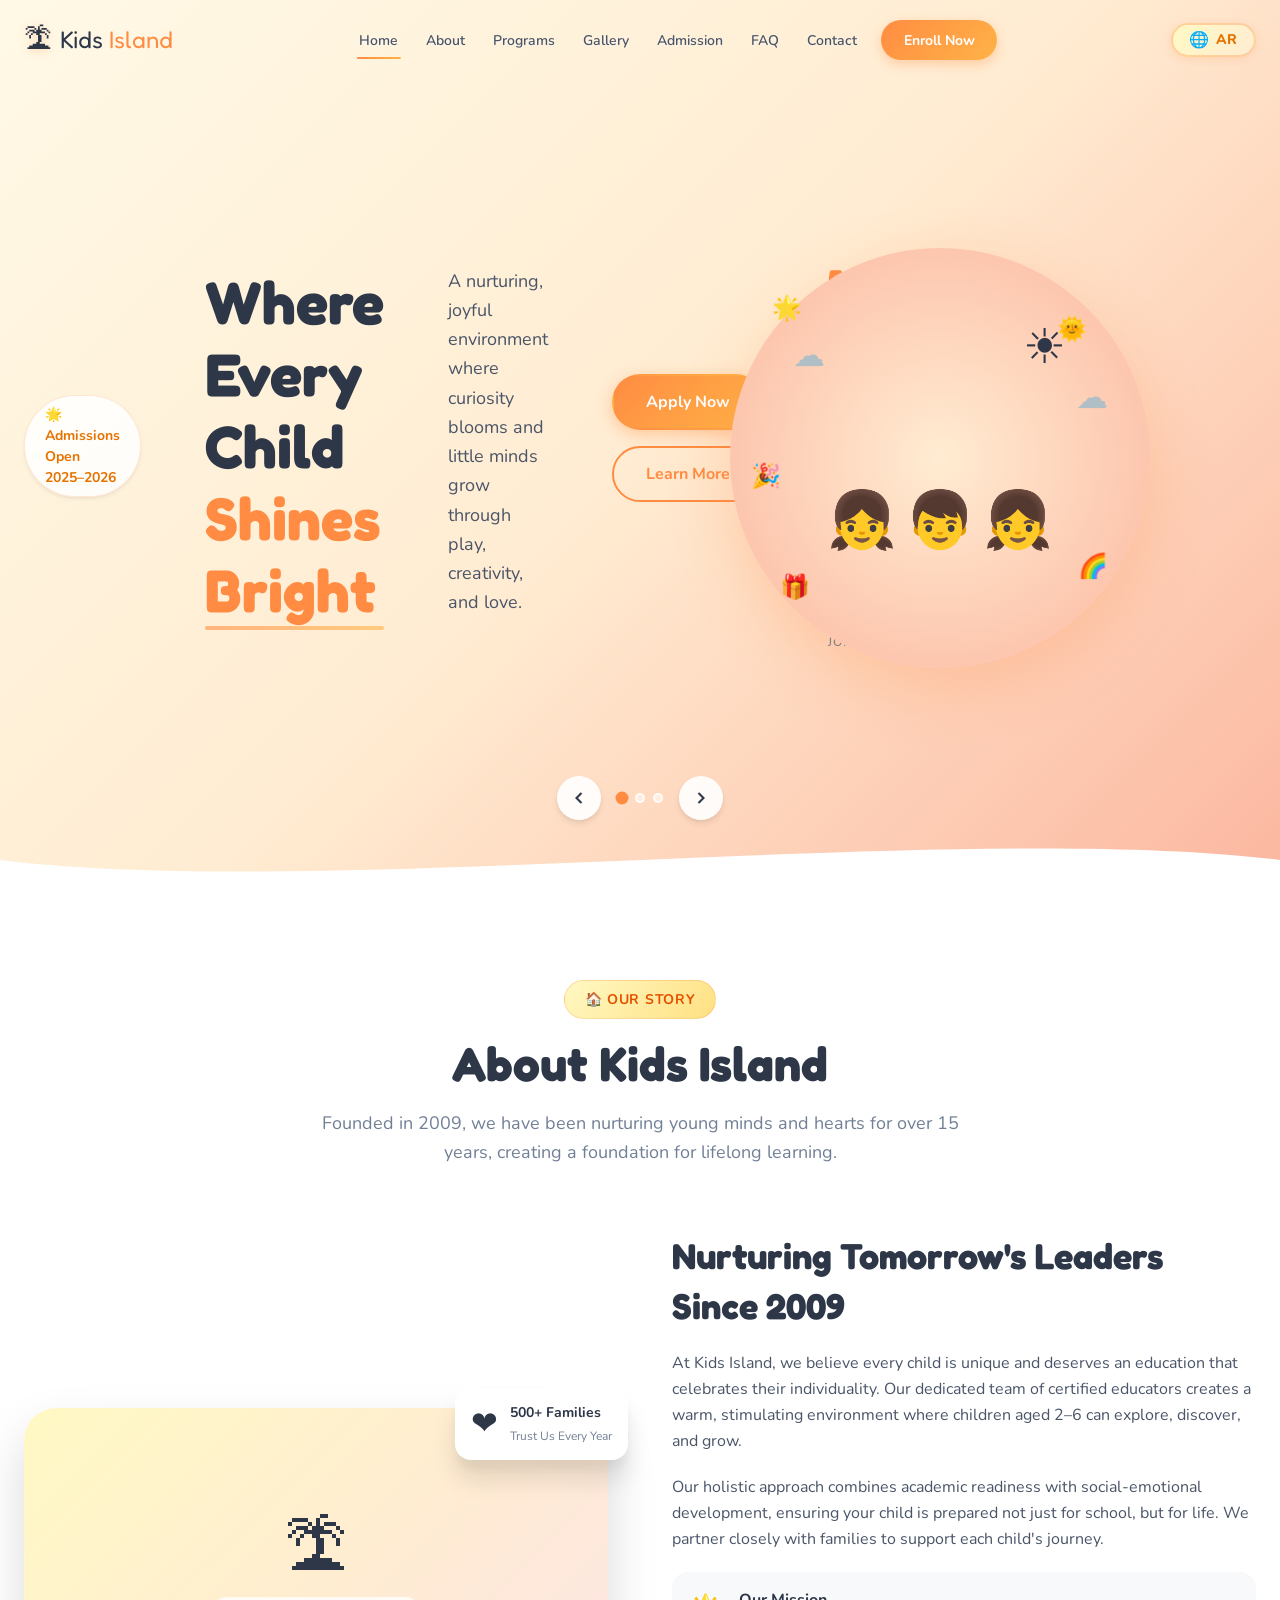
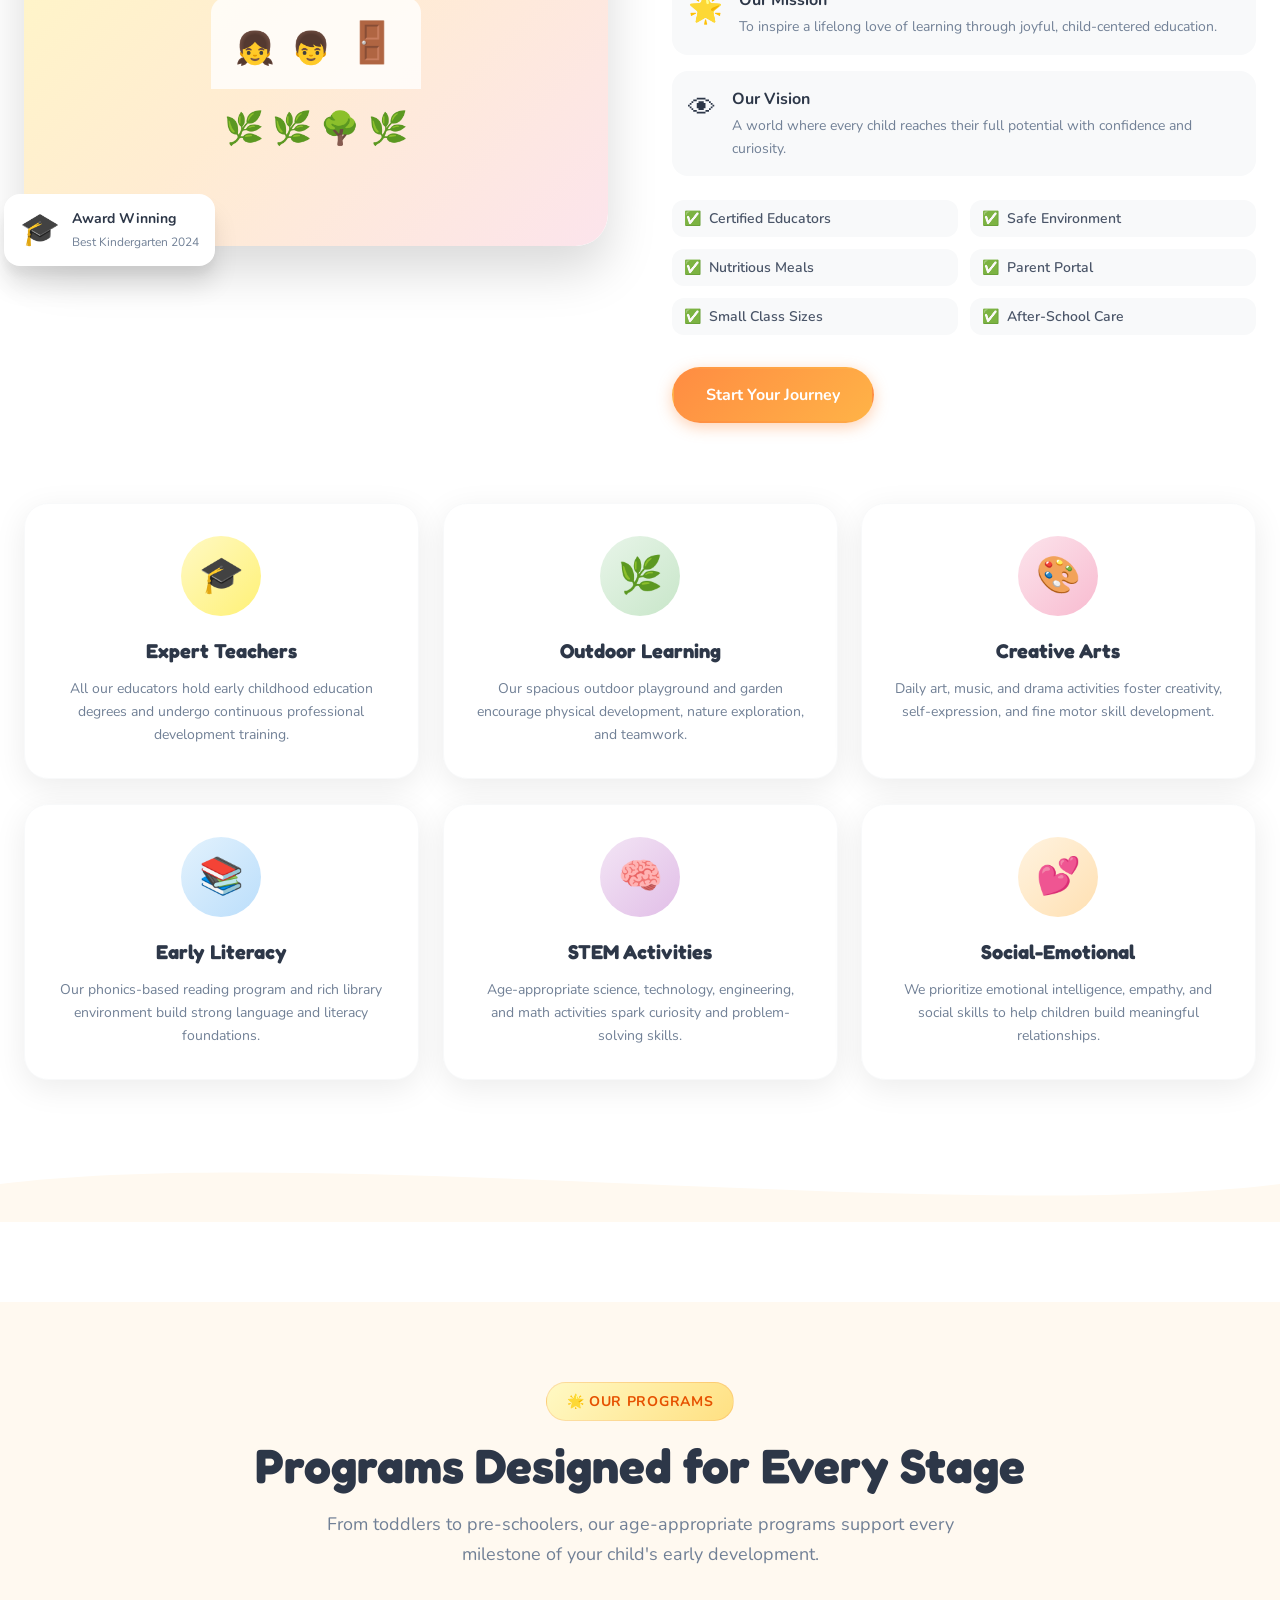
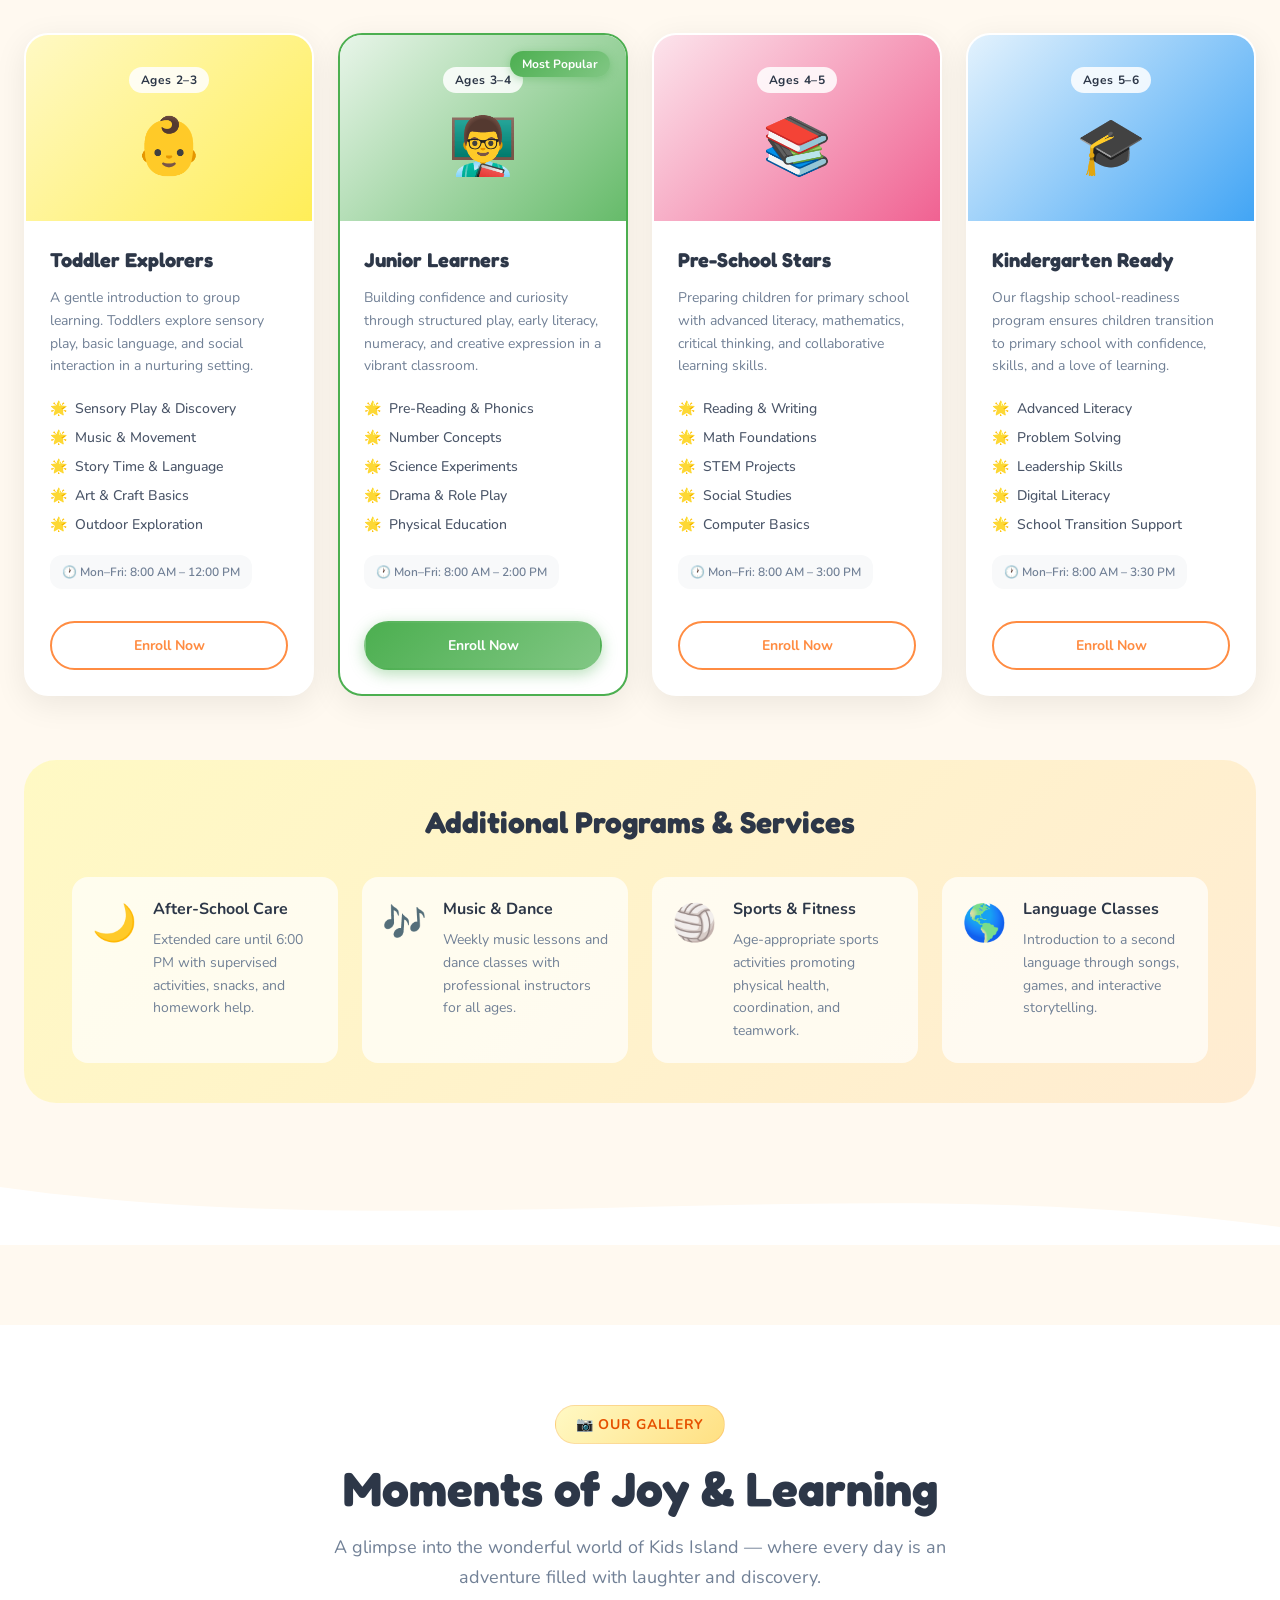
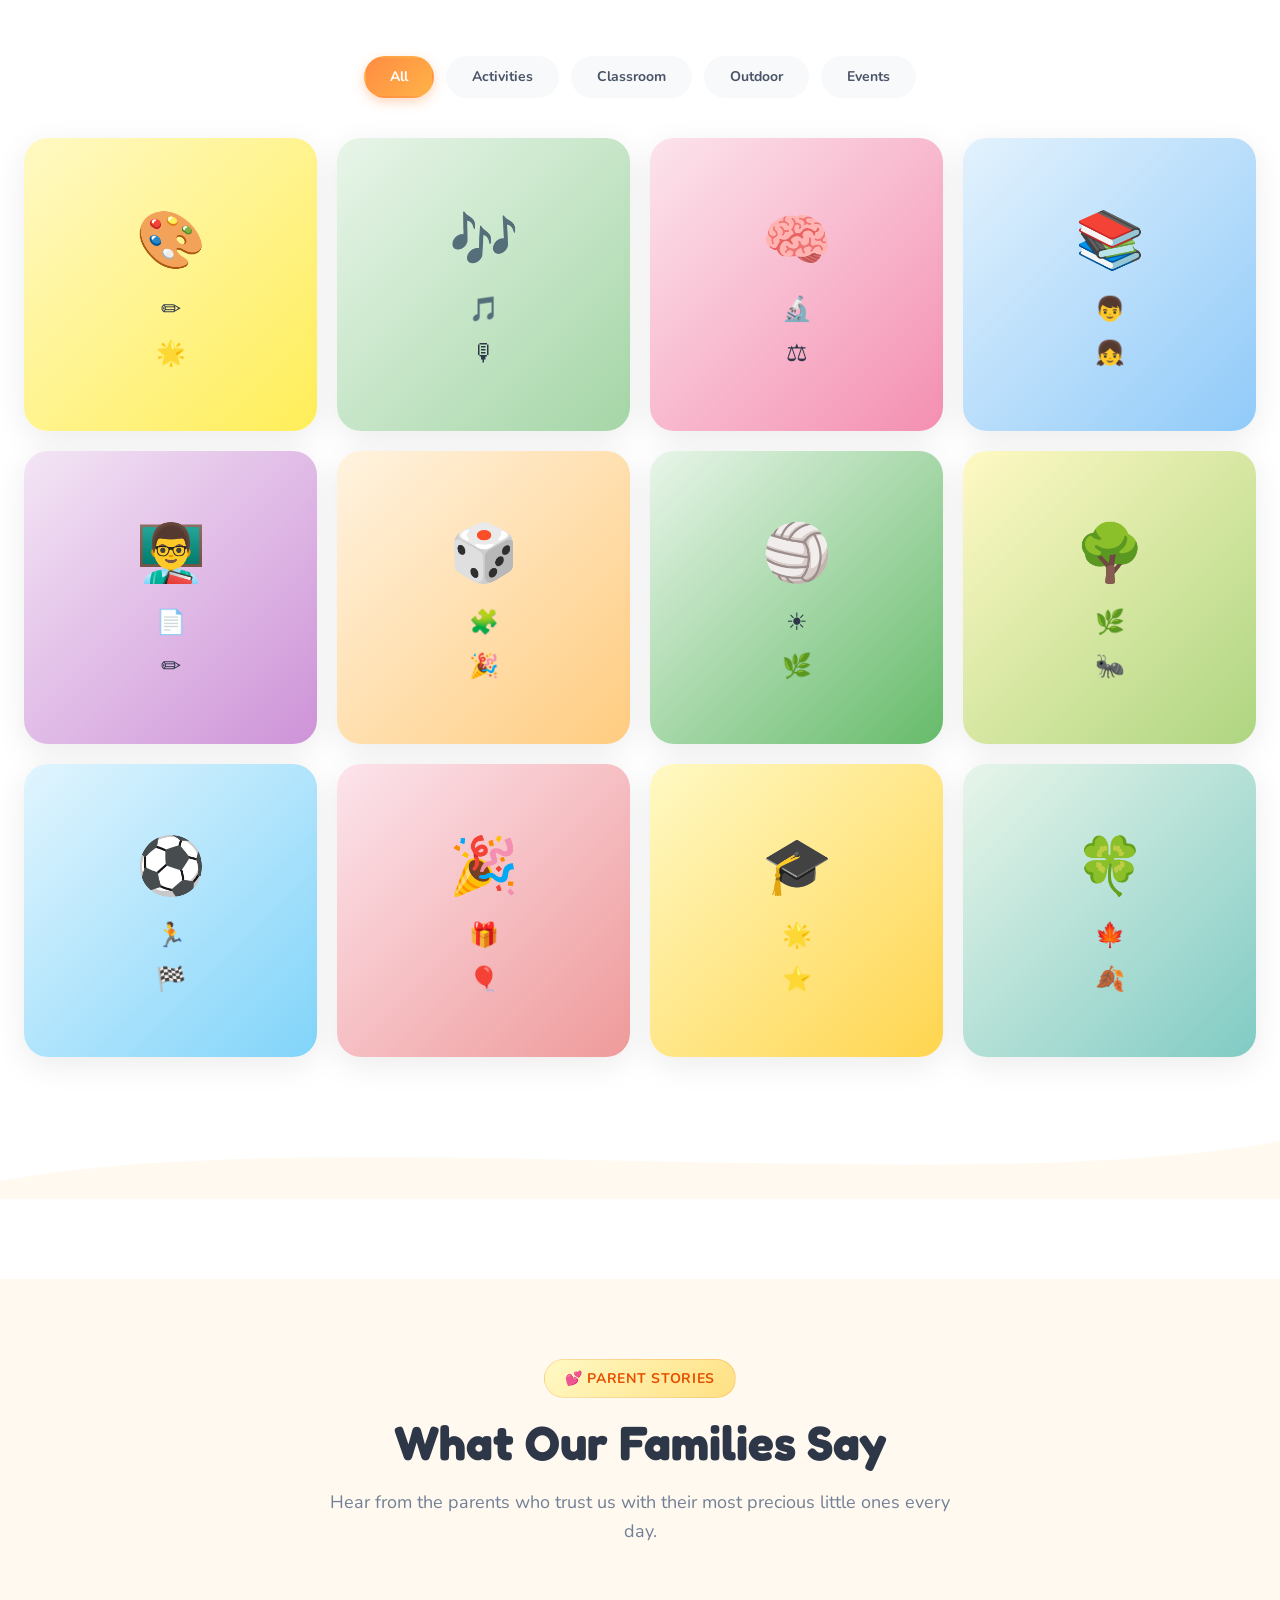
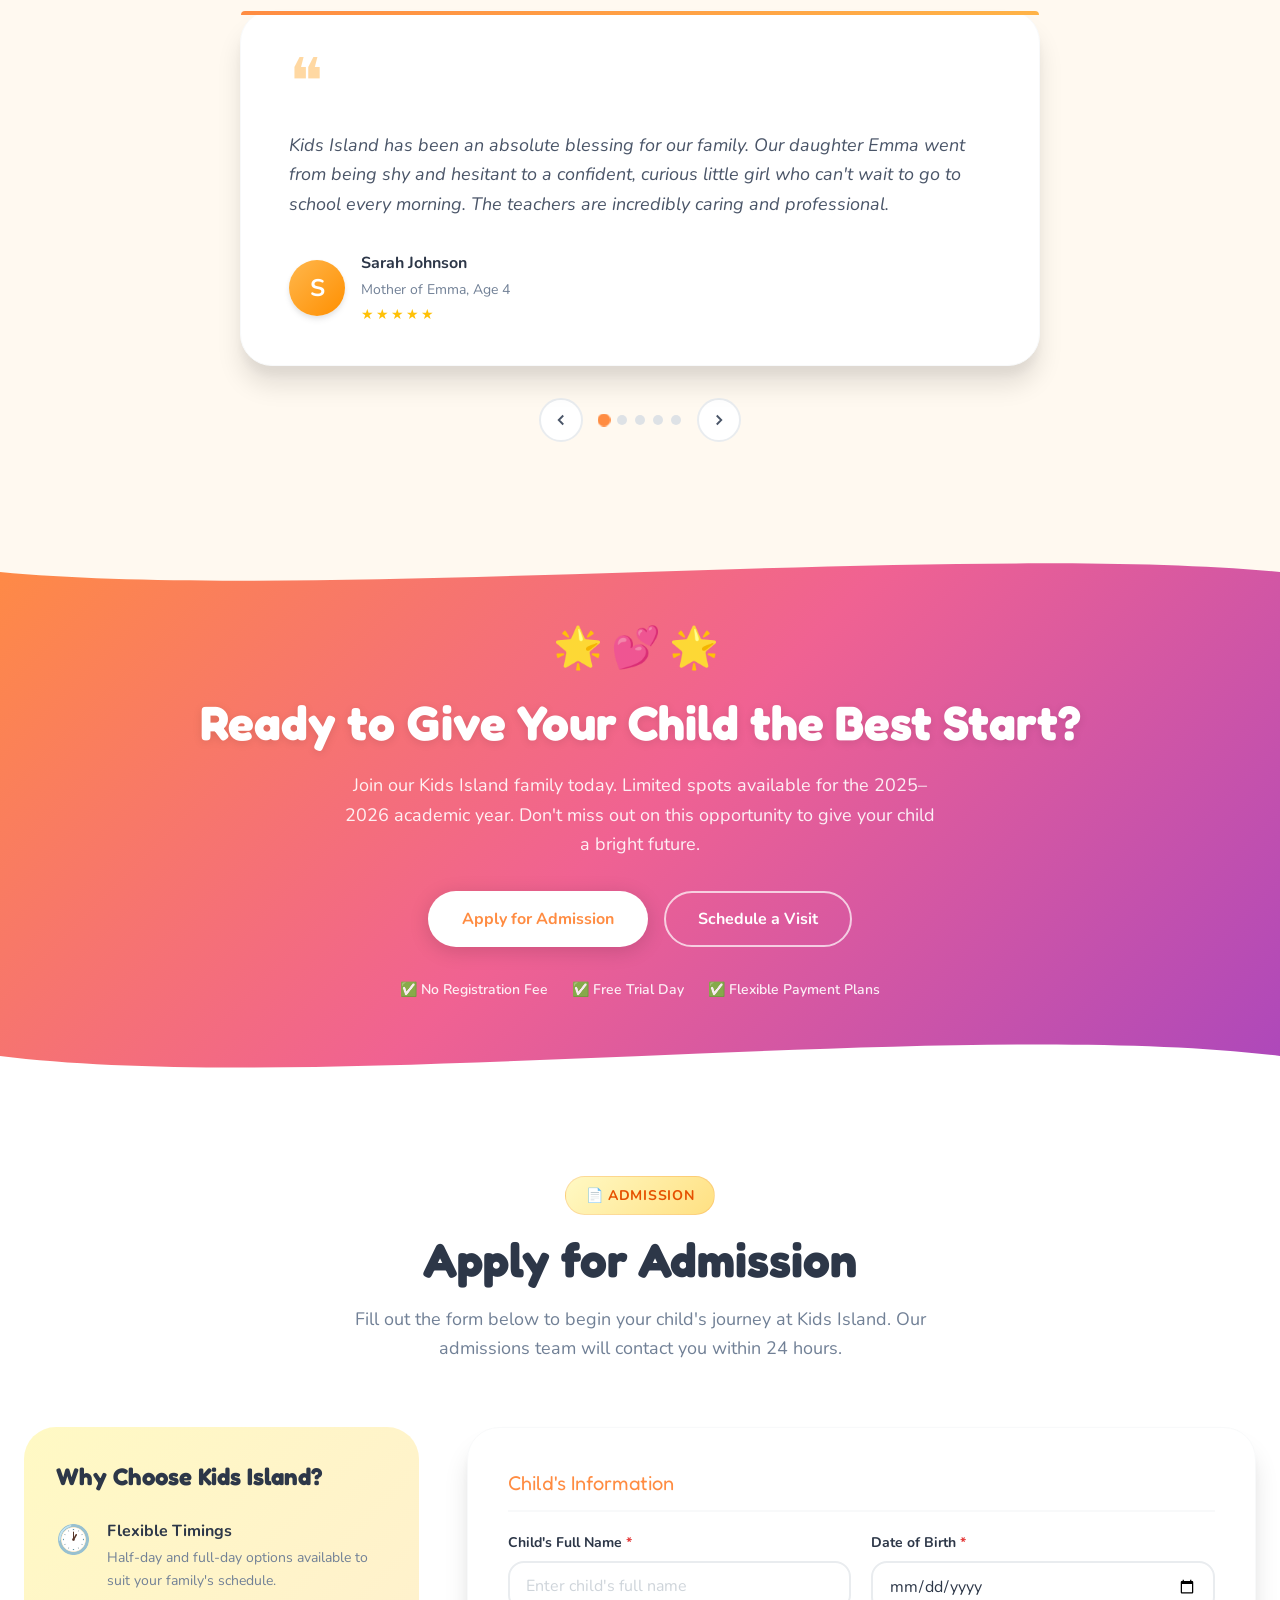
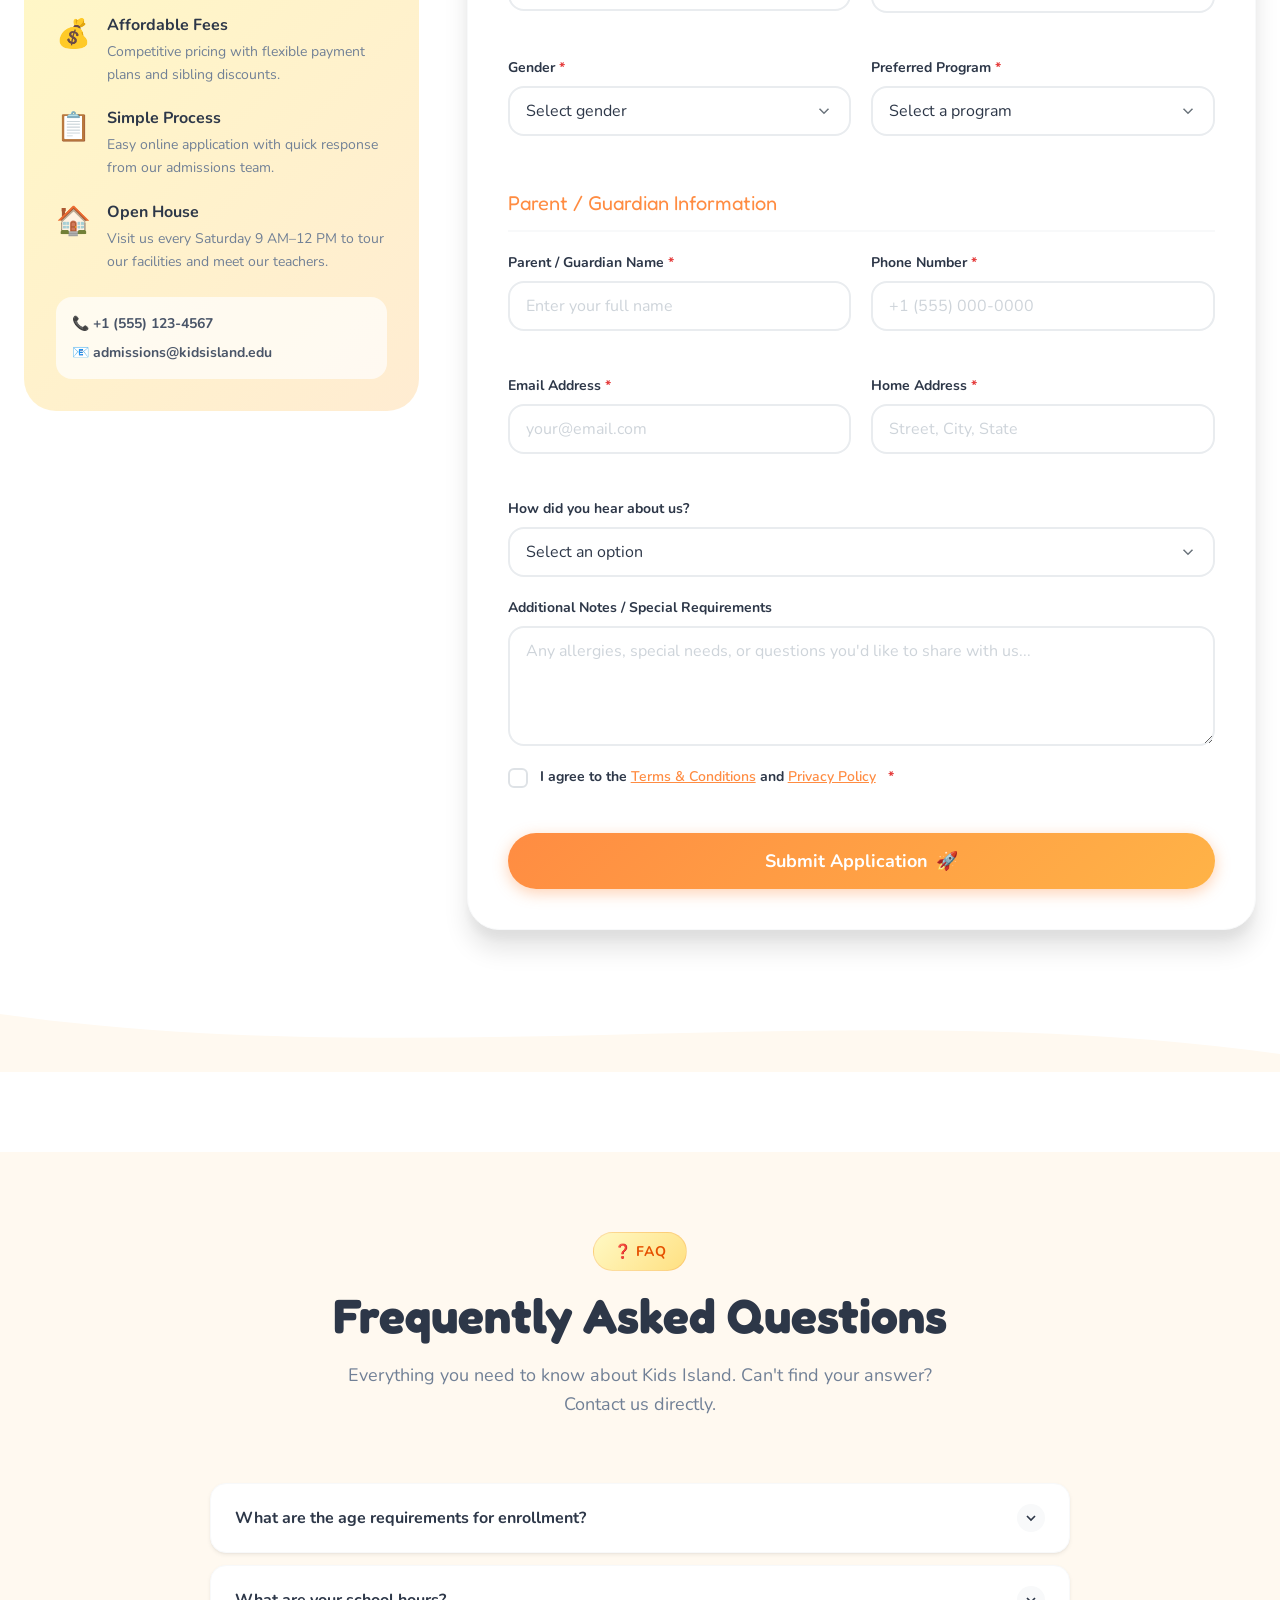
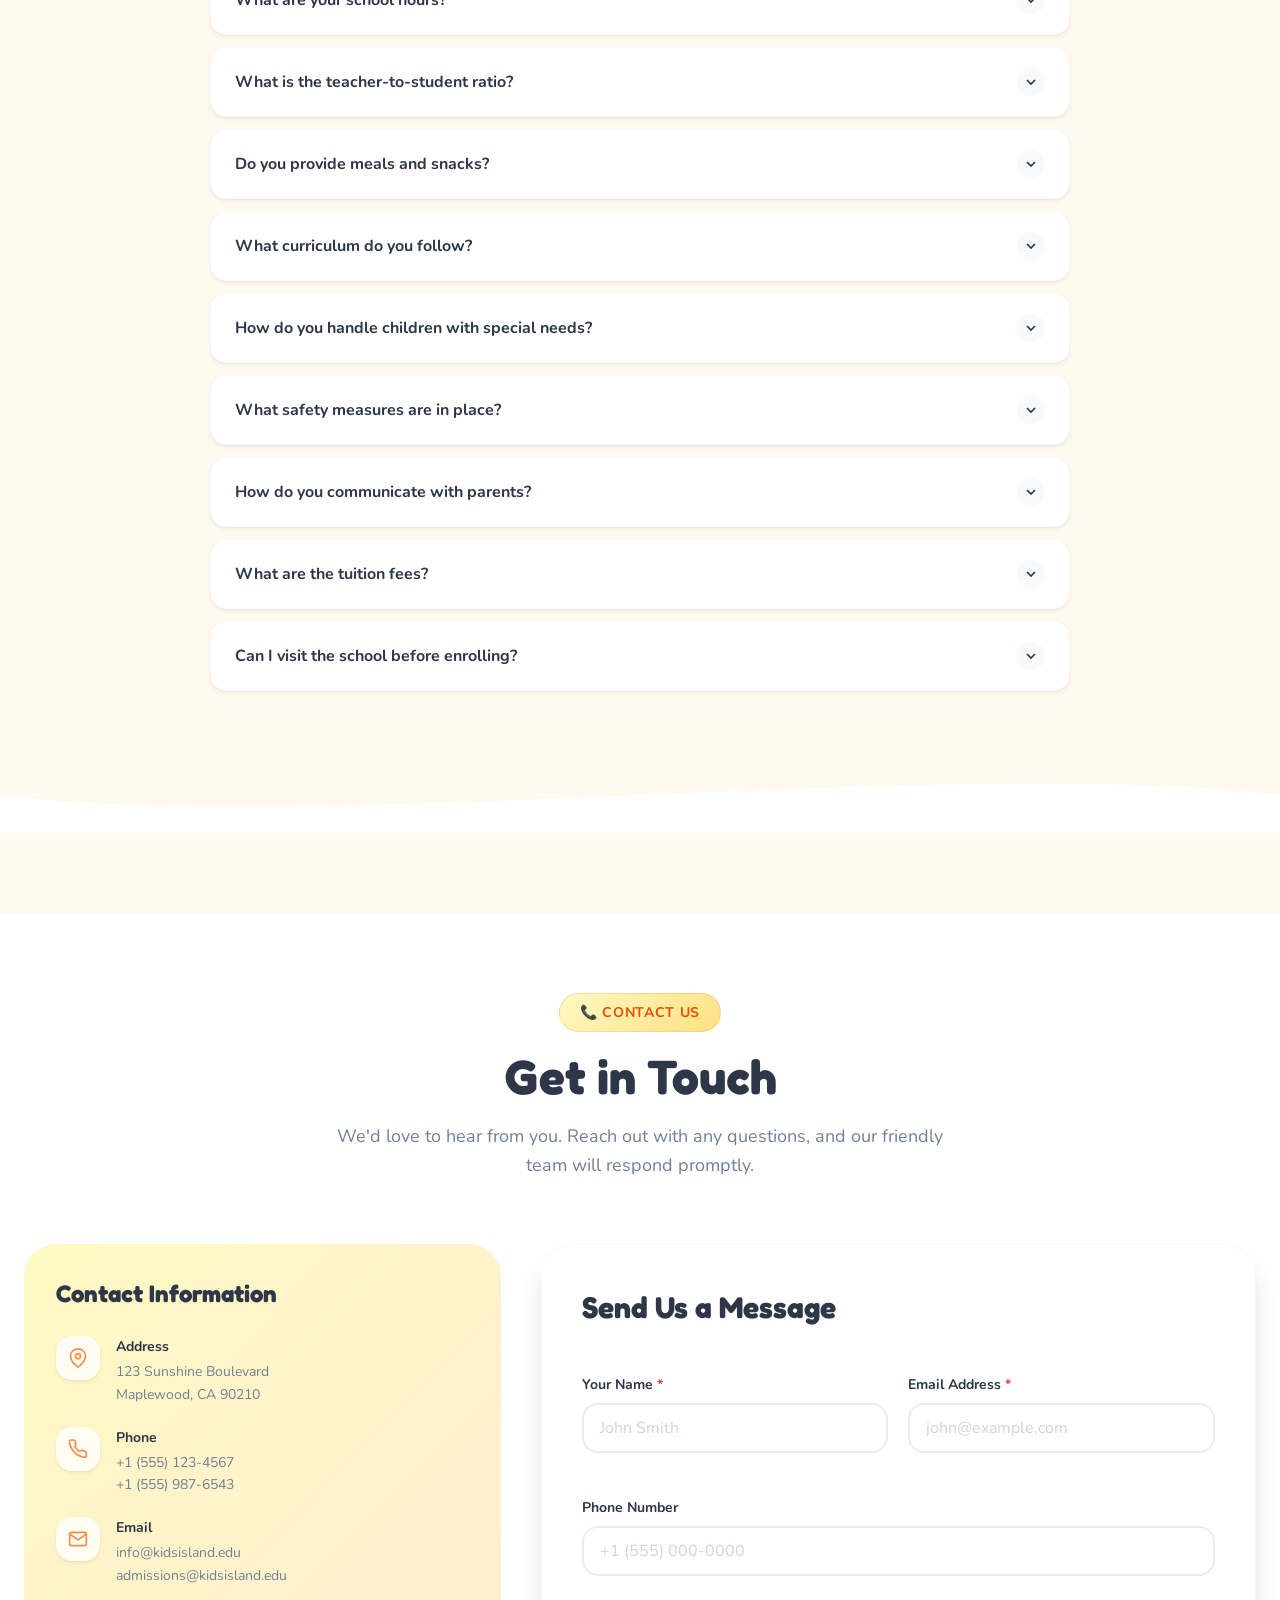
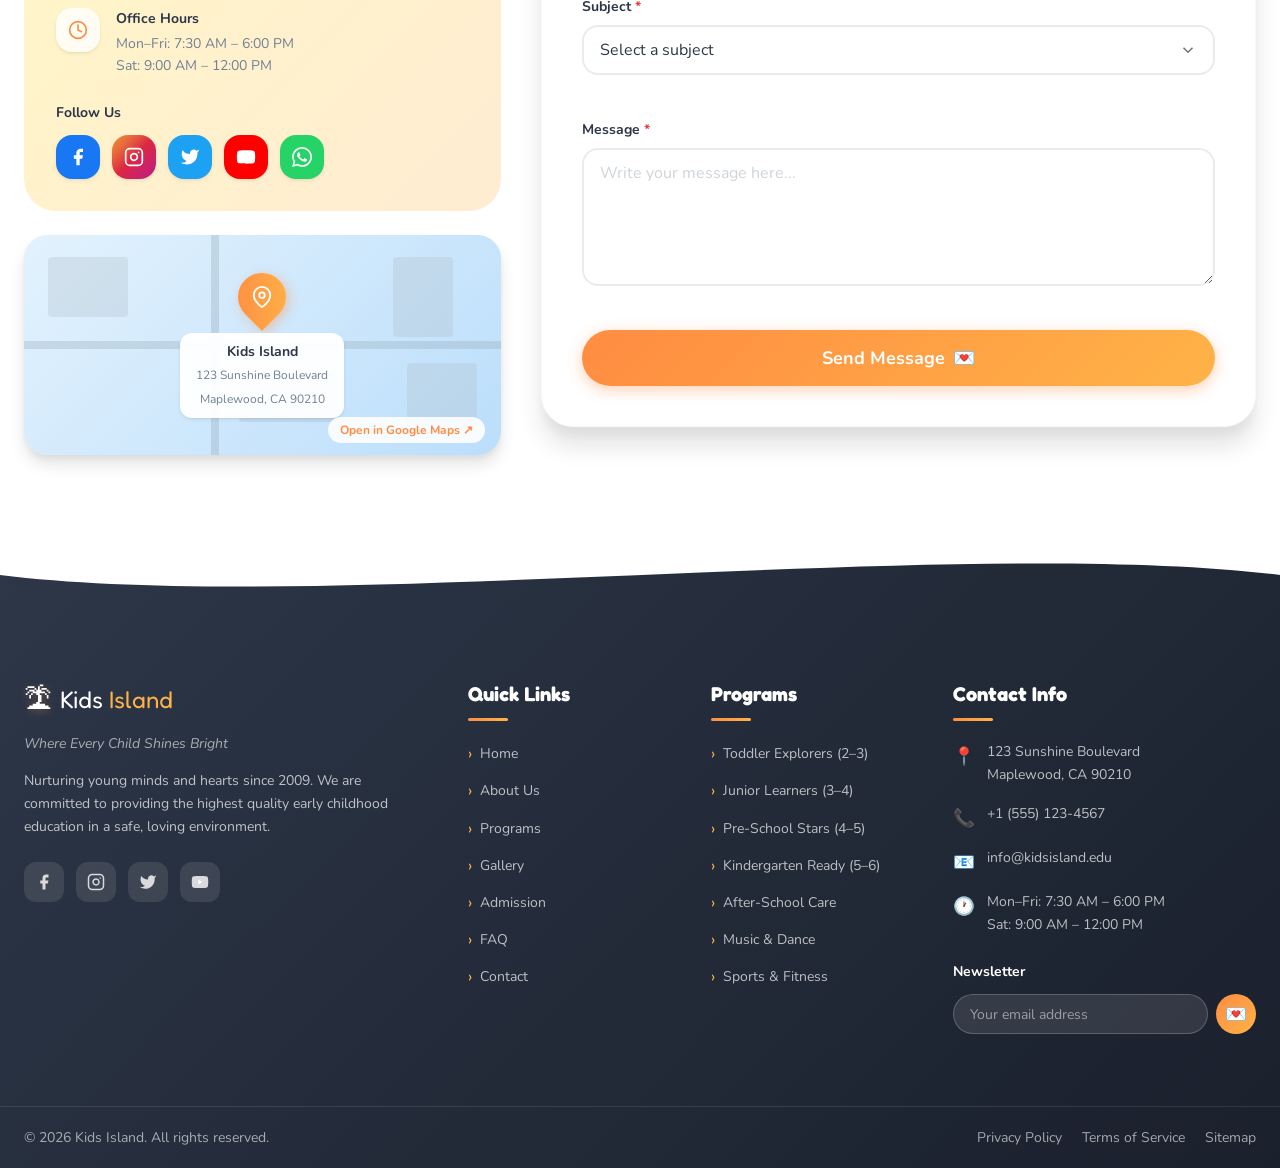
<file: index.html>
<!DOCTYPE html>
<html lang="en" dir="ltr">
<head>
  <meta charset="UTF-8" />
  <meta name="viewport" content="width=device-width, initial-scale=1.0" />
  <meta name="description" content="Kids Island Kindergarten - Where Every Child Shines. Nurturing young minds with love, creativity, and play-based learning." />
  <title>Kids Island | Where Every Child Shines</title>
  <link rel="preconnect" href="https://fonts.googleapis.com" />
  <link rel="preconnect" href="https://fonts.gstatic.com" crossorigin />
  <link href="https://fonts.googleapis.com/css2?family=Nunito:ital,wght@0,300;0,400;0,500;0,600;0,700;0,800;0,900;1,400;1,700&family=Fredoka+One&family=Cairo:wght@300;400;500;600;700;800;900&display=swap" rel="stylesheet" />
  <link rel="stylesheet" href="style.css" />
</head>
<body>

  <!-- Loading Screen -->
  <div id="loading-screen" class="loading-screen">
    <div class="loading-content">
      <div class="loading-stars">
        <span class="star star-1">&#9733;</span>
        <span class="star star-2">&#9733;</span>
        <span class="star star-3">&#9733;</span>
      </div>
      <h2 class="loading-title" data-i18n="brand">Kids Island</h2>
      <div class="loading-bar"><div class="loading-progress"></div></div>
    </div>
  </div>

  <!-- Scroll to Top Button -->
  <button id="scroll-top-btn" class="scroll-top-btn" aria-label="Scroll to top">
    <svg viewBox="0 0 24 24" fill="none" stroke="currentColor" stroke-width="2.5" stroke-linecap="round" stroke-linejoin="round">
      <polyline points="18 15 12 9 6 15"></polyline>
    </svg>
  </button>

  <!-- Navigation -->
  <nav id="navbar" class="navbar">
    <div class="nav-container">
      <a href="#home" class="nav-logo">
        <span class="logo-icon">&#127965;</span>
        <span class="logo-text">Kids <span class="logo-accent">Island</span></span>
      </a>
      <ul class="nav-links" id="nav-links">
        <li><a href="#home" class="nav-link active" data-i18n="nav_home">Home</a></li>
        <li><a href="#about" class="nav-link" data-i18n="nav_about">About</a></li>
        <li><a href="#programs" class="nav-link" data-i18n="nav_programs">Programs</a></li>
        <li><a href="#gallery" class="nav-link" data-i18n="nav_gallery">Gallery</a></li>
        <li><a href="#admission" class="nav-link" data-i18n="nav_admission">Admission</a></li>
        <li><a href="#faq" class="nav-link" data-i18n="nav_faq">FAQ</a></li>
        <li><a href="#contact" class="nav-link" data-i18n="nav_contact">Contact</a></li>
        <li><a href="#admission" class="nav-cta-btn" data-i18n="nav_enroll">Enroll Now</a></li>
      </ul>
      <!-- Language Toggle -->
      <button id="lang-toggle" class="lang-toggle-btn" aria-label="Toggle language">
        <span class="lang-icon">&#127760;</span>
        <span class="lang-label" id="lang-label">AR</span>
      </button>
      <button class="hamburger" id="hamburger" aria-label="Toggle menu" aria-expanded="false">
        <span class="hamburger-line"></span>
        <span class="hamburger-line"></span>
        <span class="hamburger-line"></span>
      </button>
    </div>
  </nav>

  <!-- ===== HERO SECTION ===== -->
  <section id="home" class="hero-section">
    <div class="hero-slider" id="hero-slider">
      <div class="hero-slide active" style="background: linear-gradient(135deg, #fff9e6 0%, #ffecd2 50%, #fcb69f 100%);">
        <div class="hero-slide-content">
          <div class="hero-badge" data-i18n="hero1_badge">&#127775; Admissions Open 2025–2026</div>
          <h1 class="hero-title" data-i18n="hero1_title">Where Every Child<br /><span class="hero-title-accent">Shines Bright</span></h1>
          <p class="hero-subtitle" data-i18n="hero1_subtitle">A nurturing, joyful environment where curiosity blooms and little minds grow through play, creativity, and love.</p>
          <div class="hero-buttons">
            <a href="#admission" class="btn btn-primary" data-i18n="hero1_btn1">Apply Now</a>
            <a href="#about" class="btn btn-outline" data-i18n="hero1_btn2">Learn More</a>
          </div>
          <div class="hero-stats">
            <div class="hero-stat"><span class="stat-number">500+</span><span class="stat-label" data-i18n="stat1">Happy Kids</span></div>
            <div class="hero-stat-divider"></div>
            <div class="hero-stat"><span class="stat-number">25+</span><span class="stat-label" data-i18n="stat2">Expert Teachers</span></div>
            <div class="hero-stat-divider"></div>
            <div class="hero-stat"><span class="stat-number">15</span><span class="stat-label" data-i18n="stat3">Years of Joy</span></div>
          </div>
        </div>
        <div class="hero-illustration">
          <div class="hero-img-wrapper">
            <div class="hero-img-bg"></div>
            <div class="hero-emoji-scene">
              <div class="scene-sun">&#9728;</div>
              <div class="scene-cloud scene-cloud-1">&#9729;</div>
              <div class="scene-cloud scene-cloud-2">&#9729;</div>
              <div class="scene-kids">
                <div class="scene-kid kid-1">&#128103;</div>
                <div class="scene-kid kid-2">&#128102;</div>
                <div class="scene-kid kid-3">&#128103;</div>
              </div>
              <div class="scene-items">
                <span class="float-item item-1">&#127775;</span>
                <span class="float-item item-2">&#127774;</span>
                <span class="float-item item-3">&#127873;</span>
                <span class="float-item item-4">&#127752;</span>
                <span class="float-item item-5">&#127881;</span>
              </div>
            </div>
          </div>
        </div>
      </div>

      <div class="hero-slide" style="background: linear-gradient(135deg, #e8f5e9 0%, #c8e6c9 50%, #a5d6a7 100%);">
        <div class="hero-slide-content">
          <div class="hero-badge" data-i18n="hero2_badge">&#127807; Play-Based Learning</div>
          <h1 class="hero-title" data-i18n="hero2_title">Learning Through<br /><span class="hero-title-accent" style="color:#2e7d32;">Play &amp; Discovery</span></h1>
          <p class="hero-subtitle" data-i18n="hero2_subtitle">Our innovative curriculum blends structured learning with imaginative play, helping children develop essential life skills naturally.</p>
          <div class="hero-buttons">
            <a href="#programs" class="btn btn-primary" style="background: linear-gradient(135deg, #43a047, #2e7d32);" data-i18n="hero2_btn1">Explore Programs</a>
            <a href="#gallery" class="btn btn-outline" style="border-color:#43a047; color:#2e7d32;" data-i18n="hero2_btn2">View Gallery</a>
          </div>
          <div class="hero-stats">
            <div class="hero-stat"><span class="stat-number">8:1</span><span class="stat-label" data-i18n="stat4">Student Ratio</span></div>
            <div class="hero-stat-divider"></div>
            <div class="hero-stat"><span class="stat-number">12+</span><span class="stat-label" data-i18n="stat5">Activities Daily</span></div>
            <div class="hero-stat-divider"></div>
            <div class="hero-stat"><span class="stat-number">98%</span><span class="stat-label" data-i18n="stat6">Parent Satisfaction</span></div>
          </div>
        </div>
        <div class="hero-illustration">
          <div class="hero-img-wrapper" style="background: radial-gradient(circle, #c8e6c9, #a5d6a7);">
            <div class="hero-emoji-scene">
              <div class="scene-sun" style="color:#f9a825;">&#127774;</div>
              <div class="scene-kids">
                <div class="scene-kid kid-1">&#127891;</div>
                <div class="scene-kid kid-2">&#127912;</div>
                <div class="scene-kid kid-3">&#127775;</div>
              </div>
              <div class="scene-items">
                <span class="float-item item-1">&#128218;</span>
                <span class="float-item item-2">&#9999;</span>
                <span class="float-item item-3">&#127912;</span>
                <span class="float-item item-4">&#128196;</span>
                <span class="float-item item-5">&#127775;</span>
              </div>
            </div>
          </div>
        </div>
      </div>

      <div class="hero-slide" style="background: linear-gradient(135deg, #fce4ec 0%, #f8bbd0 50%, #f48fb1 100%);">
        <div class="hero-slide-content">
          <div class="hero-badge" data-i18n="hero3_badge">&#10084; Safe &amp; Caring Environment</div>
          <h1 class="hero-title" data-i18n="hero3_title">A Safe Place to<br /><span class="hero-title-accent" style="color:#c2185b;">Grow &amp; Thrive</span></h1>
          <p class="hero-subtitle" data-i18n="hero3_subtitle">We provide a warm, secure, and stimulating environment where every child feels loved, valued, and excited to learn every day.</p>
          <div class="hero-buttons">
            <a href="#admission" class="btn btn-primary" style="background: linear-gradient(135deg, #e91e63, #c2185b);" data-i18n="hero3_btn1">Join Our Family</a>
            <a href="#contact" class="btn btn-outline" style="border-color:#e91e63; color:#c2185b;" data-i18n="hero3_btn2">Contact Us</a>
          </div>
          <div class="hero-stats">
            <div class="hero-stat"><span class="stat-number">CCTV</span><span class="stat-label" data-i18n="stat7">24/7 Security</span></div>
            <div class="hero-stat-divider"></div>
            <div class="hero-stat"><span class="stat-number">100%</span><span class="stat-label" data-i18n="stat8">Certified Staff</span></div>
            <div class="hero-stat-divider"></div>
            <div class="hero-stat"><span class="stat-number">5&#9733;</span><span class="stat-label" data-i18n="stat9">Rated School</span></div>
          </div>
        </div>
        <div class="hero-illustration">
          <div class="hero-img-wrapper" style="background: radial-gradient(circle, #f8bbd0, #f48fb1);">
            <div class="hero-emoji-scene">
              <div class="scene-sun" style="color:#ff8f00;">&#127773;</div>
              <div class="scene-kids">
                <div class="scene-kid kid-1">&#128149;</div>
                <div class="scene-kid kid-2">&#128102;</div>
                <div class="scene-kid kid-3">&#128103;</div>
              </div>
              <div class="scene-items">
                <span class="float-item item-1">&#10084;</span>
                <span class="float-item item-2">&#127752;</span>
                <span class="float-item item-3">&#127881;</span>
                <span class="float-item item-4">&#11088;</span>
                <span class="float-item item-5">&#127800;</span>
              </div>
            </div>
          </div>
        </div>
      </div>
    </div>

    <!-- Slider Controls -->
    <div class="slider-controls">
      <button class="slider-btn slider-prev" id="slider-prev" aria-label="Previous slide">
        <svg viewBox="0 0 24 24" fill="none" stroke="currentColor" stroke-width="2.5"><polyline points="15 18 9 12 15 6"></polyline></svg>
      </button>
      <div class="slider-dots" id="slider-dots">
        <button class="slider-dot active" data-index="0" aria-label="Slide 1"></button>
        <button class="slider-dot" data-index="1" aria-label="Slide 2"></button>
        <button class="slider-dot" data-index="2" aria-label="Slide 3"></button>
      </div>
      <button class="slider-btn slider-next" id="slider-next" aria-label="Next slide">
        <svg viewBox="0 0 24 24" fill="none" stroke="currentColor" stroke-width="2.5"><polyline points="9 18 15 12 9 6"></polyline></svg>
      </button>
    </div>

    <!-- Wave Divider -->
    <div class="wave-divider">
      <svg viewBox="0 0 1440 80" preserveAspectRatio="none" xmlns="http://www.w3.org/2000/svg">
        <path d="M0,40 C360,80 1080,0 1440,40 L1440,80 L0,80 Z" fill="#ffffff"/>
      </svg>
    </div>
  </section>

  <!-- ===== ABOUT SECTION ===== -->
  <section id="about" class="about-section section-padding">
    <div class="container">
      <div class="section-header fade-in">
        <span class="section-tag" data-i18n="about_tag">&#127968; Our Story</span>
        <h2 class="section-title" data-i18n="about_title">About Kids Island</h2>
        <p class="section-subtitle" data-i18n="about_subtitle">Founded in 2009, we have been nurturing young minds and hearts for over 15 years, creating a foundation for lifelong learning.</p>
      </div>

      <div class="about-grid">
        <div class="about-visual fade-in">
          <div class="about-img-container">
            <div class="about-img-main">
              <div class="about-img-placeholder">
                <div class="about-scene">
                  <div class="about-building">
                    <div class="building-roof">&#127965;</div>
                    <div class="building-body">
                      <div class="building-window">&#128103;</div>
                      <div class="building-window">&#128102;</div>
                      <div class="building-door">&#128682;</div>
                    </div>
                  </div>
                  <div class="about-nature">
                    <span>&#127807;</span><span>&#127807;</span><span>&#127795;</span><span>&#127807;</span>
                  </div>
                </div>
              </div>
            </div>
            <div class="about-badge-card about-badge-1">
              <span class="badge-icon">&#127891;</span>
              <div>
                <strong data-i18n="badge1_title">Award Winning</strong>
                <small data-i18n="badge1_sub">Best Kindergarten 2024</small>
              </div>
            </div>
            <div class="about-badge-card about-badge-2">
              <span class="badge-icon">&#10084;</span>
              <div>
                <strong data-i18n="badge2_title">500+ Families</strong>
                <small data-i18n="badge2_sub">Trust Us Every Year</small>
              </div>
            </div>
          </div>
        </div>

        <div class="about-content fade-in">
          <h3 class="about-heading" data-i18n="about_heading">Nurturing Tomorrow's Leaders Since 2009</h3>
          <p class="about-text" data-i18n="about_p1">At Kids Island, we believe every child is unique and deserves an education that celebrates their individuality. Our dedicated team of certified educators creates a warm, stimulating environment where children aged 2–6 can explore, discover, and grow.</p>
          <p class="about-text" data-i18n="about_p2">Our holistic approach combines academic readiness with social-emotional development, ensuring your child is prepared not just for school, but for life. We partner closely with families to support each child's journey.</p>

          <div class="about-values">
            <div class="value-item">
              <span class="value-icon">&#127775;</span>
              <div>
                <h4 data-i18n="mission_title">Our Mission</h4>
                <p data-i18n="mission_text">To inspire a lifelong love of learning through joyful, child-centered education.</p>
              </div>
            </div>
            <div class="value-item">
              <span class="value-icon">&#128065;</span>
              <div>
                <h4 data-i18n="vision_title">Our Vision</h4>
                <p data-i18n="vision_text">A world where every child reaches their full potential with confidence and curiosity.</p>
              </div>
            </div>
          </div>

          <div class="about-features-grid">
            <div class="about-feature"><span>&#9989;</span> <span data-i18n="feat1">Certified Educators</span></div>
            <div class="about-feature"><span>&#9989;</span> <span data-i18n="feat2">Safe Environment</span></div>
            <div class="about-feature"><span>&#9989;</span> <span data-i18n="feat3">Nutritious Meals</span></div>
            <div class="about-feature"><span>&#9989;</span> <span data-i18n="feat4">Parent Portal</span></div>
            <div class="about-feature"><span>&#9989;</span> <span data-i18n="feat5">Small Class Sizes</span></div>
            <div class="about-feature"><span>&#9989;</span> <span data-i18n="feat6">After-School Care</span></div>
          </div>

          <a href="#admission" class="btn btn-primary" data-i18n="about_cta">Start Your Journey</a>
        </div>
      </div>

      <!-- Features Cards -->
      <div class="features-grid">
        <div class="feature-card fade-in">
          <div class="feature-icon-wrap" style="background: linear-gradient(135deg, #fff9c4, #fff176);">
            <span class="feature-icon">&#127891;</span>
          </div>
          <h3 data-i18n="fc1_title">Expert Teachers</h3>
          <p data-i18n="fc1_text">All our educators hold early childhood education degrees and undergo continuous professional development training.</p>
        </div>
        <div class="feature-card fade-in">
          <div class="feature-icon-wrap" style="background: linear-gradient(135deg, #e8f5e9, #c8e6c9);">
            <span class="feature-icon">&#127807;</span>
          </div>
          <h3 data-i18n="fc2_title">Outdoor Learning</h3>
          <p data-i18n="fc2_text">Our spacious outdoor playground and garden encourage physical development, nature exploration, and teamwork.</p>
        </div>
        <div class="feature-card fade-in">
          <div class="feature-icon-wrap" style="background: linear-gradient(135deg, #fce4ec, #f8bbd0);">
            <span class="feature-icon">&#127912;</span>
          </div>
          <h3 data-i18n="fc3_title">Creative Arts</h3>
          <p data-i18n="fc3_text">Daily art, music, and drama activities foster creativity, self-expression, and fine motor skill development.</p>
        </div>
        <div class="feature-card fade-in">
          <div class="feature-icon-wrap" style="background: linear-gradient(135deg, #e3f2fd, #bbdefb);">
            <span class="feature-icon">&#128218;</span>
          </div>
          <h3 data-i18n="fc4_title">Early Literacy</h3>
          <p data-i18n="fc4_text">Our phonics-based reading program and rich library environment build strong language and literacy foundations.</p>
        </div>
        <div class="feature-card fade-in">
          <div class="feature-icon-wrap" style="background: linear-gradient(135deg, #f3e5f5, #e1bee7);">
            <span class="feature-icon">&#129504;</span>
          </div>
          <h3 data-i18n="fc5_title">STEM Activities</h3>
          <p data-i18n="fc5_text">Age-appropriate science, technology, engineering, and math activities spark curiosity and problem-solving skills.</p>
        </div>
        <div class="feature-card fade-in">
          <div class="feature-icon-wrap" style="background: linear-gradient(135deg, #fff3e0, #ffe0b2);">
            <span class="feature-icon">&#128149;</span>
          </div>
          <h3 data-i18n="fc6_title">Social-Emotional</h3>
          <p data-i18n="fc6_text">We prioritize emotional intelligence, empathy, and social skills to help children build meaningful relationships.</p>
        </div>
      </div>
    </div>

    <div class="wave-divider wave-bottom">
      <svg viewBox="0 0 1440 80" preserveAspectRatio="none" xmlns="http://www.w3.org/2000/svg">
        <path d="M0,40 C360,0 1080,80 1440,40 L1440,80 L0,80 Z" fill="#fff9f0"/>
      </svg>
    </div>
  </section>

  <!-- ===== PROGRAMS SECTION ===== -->
  <section id="programs" class="programs-section section-padding" style="background:#fff9f0;">
    <div class="container">
      <div class="section-header fade-in">
        <span class="section-tag" data-i18n="prog_tag">&#127775; Our Programs</span>
        <h2 class="section-title" data-i18n="prog_title">Programs Designed for Every Stage</h2>
        <p class="section-subtitle" data-i18n="prog_subtitle">From toddlers to pre-schoolers, our age-appropriate programs support every milestone of your child's early development.</p>
      </div>

      <div class="programs-grid">
        <div class="program-card fade-in">
          <div class="program-header" style="background: linear-gradient(135deg, #fff9c4, #ffee58);">
            <div class="program-age-badge" data-i18n="p1_age">Ages 2–3</div>
            <div class="program-icon">&#128118;</div>
          </div>
          <div class="program-body">
            <h3 class="program-title" data-i18n="p1_name">Toddler Explorers</h3>
            <p class="program-desc" data-i18n="p1_desc">A gentle introduction to group learning. Toddlers explore sensory play, basic language, and social interaction in a nurturing setting.</p>
            <ul class="program-features">
              <li><span>&#127775;</span> <span data-i18n="p1_f1">Sensory Play &amp; Discovery</span></li>
              <li><span>&#127775;</span> <span data-i18n="p1_f2">Music &amp; Movement</span></li>
              <li><span>&#127775;</span> <span data-i18n="p1_f3">Story Time &amp; Language</span></li>
              <li><span>&#127775;</span> <span data-i18n="p1_f4">Art &amp; Craft Basics</span></li>
              <li><span>&#127775;</span> <span data-i18n="p1_f5">Outdoor Exploration</span></li>
            </ul>
            <div class="program-schedule">
              <span class="schedule-tag" data-i18n="p1_schedule">&#128336; Mon–Fri: 8:00 AM – 12:00 PM</span>
            </div>
            <a href="#admission" class="btn btn-program" data-i18n="enroll_now">Enroll Now</a>
          </div>
        </div>

        <div class="program-card program-featured fade-in">
          <div class="program-popular-badge" data-i18n="most_popular">Most Popular</div>
          <div class="program-header" style="background: linear-gradient(135deg, #e8f5e9, #66bb6a);">
            <div class="program-age-badge" data-i18n="p2_age">Ages 3–4</div>
            <div class="program-icon">&#128104;&#8205;&#127979;</div>
          </div>
          <div class="program-body">
            <h3 class="program-title" data-i18n="p2_name">Junior Learners</h3>
            <p class="program-desc" data-i18n="p2_desc">Building confidence and curiosity through structured play, early literacy, numeracy, and creative expression in a vibrant classroom.</p>
            <ul class="program-features">
              <li><span>&#127775;</span> <span data-i18n="p2_f1">Pre-Reading &amp; Phonics</span></li>
              <li><span>&#127775;</span> <span data-i18n="p2_f2">Number Concepts</span></li>
              <li><span>&#127775;</span> <span data-i18n="p2_f3">Science Experiments</span></li>
              <li><span>&#127775;</span> <span data-i18n="p2_f4">Drama &amp; Role Play</span></li>
              <li><span>&#127775;</span> <span data-i18n="p2_f5">Physical Education</span></li>
            </ul>
            <div class="program-schedule">
              <span class="schedule-tag" data-i18n="p2_schedule">&#128336; Mon–Fri: 8:00 AM – 2:00 PM</span>
            </div>
            <a href="#admission" class="btn btn-program btn-program-featured" data-i18n="enroll_now">Enroll Now</a>
          </div>
        </div>

        <div class="program-card fade-in">
          <div class="program-header" style="background: linear-gradient(135deg, #fce4ec, #f06292);">
            <div class="program-age-badge" data-i18n="p3_age">Ages 4–5</div>
            <div class="program-icon">&#128218;</div>
          </div>
          <div class="program-body">
            <h3 class="program-title" data-i18n="p3_name">Pre-School Stars</h3>
            <p class="program-desc" data-i18n="p3_desc">Preparing children for primary school with advanced literacy, mathematics, critical thinking, and collaborative learning skills.</p>
            <ul class="program-features">
              <li><span>&#127775;</span> <span data-i18n="p3_f1">Reading &amp; Writing</span></li>
              <li><span>&#127775;</span> <span data-i18n="p3_f2">Math Foundations</span></li>
              <li><span>&#127775;</span> <span data-i18n="p3_f3">STEM Projects</span></li>
              <li><span>&#127775;</span> <span data-i18n="p3_f4">Social Studies</span></li>
              <li><span>&#127775;</span> <span data-i18n="p3_f5">Computer Basics</span></li>
            </ul>
            <div class="program-schedule">
              <span class="schedule-tag" data-i18n="p3_schedule">&#128336; Mon–Fri: 8:00 AM – 3:00 PM</span>
            </div>
            <a href="#admission" class="btn btn-program" data-i18n="enroll_now">Enroll Now</a>
          </div>
        </div>

        <div class="program-card fade-in">
          <div class="program-header" style="background: linear-gradient(135deg, #e3f2fd, #42a5f5);">
            <div class="program-age-badge" data-i18n="p4_age">Ages 5–6</div>
            <div class="program-icon">&#127891;</div>
          </div>
          <div class="program-body">
            <h3 class="program-title" data-i18n="p4_name">Kindergarten Ready</h3>
            <p class="program-desc" data-i18n="p4_desc">Our flagship school-readiness program ensures children transition to primary school with confidence, skills, and a love of learning.</p>
            <ul class="program-features">
              <li><span>&#127775;</span> <span data-i18n="p4_f1">Advanced Literacy</span></li>
              <li><span>&#127775;</span> <span data-i18n="p4_f2">Problem Solving</span></li>
              <li><span>&#127775;</span> <span data-i18n="p4_f3">Leadership Skills</span></li>
              <li><span>&#127775;</span> <span data-i18n="p4_f4">Digital Literacy</span></li>
              <li><span>&#127775;</span> <span data-i18n="p4_f5">School Transition Support</span></li>
            </ul>
            <div class="program-schedule">
              <span class="schedule-tag" data-i18n="p4_schedule">&#128336; Mon–Fri: 8:00 AM – 3:30 PM</span>
            </div>
            <a href="#admission" class="btn btn-program" data-i18n="enroll_now">Enroll Now</a>
          </div>
        </div>
      </div>

      <!-- Extra Programs -->
      <div class="extra-programs fade-in">
        <h3 class="extra-programs-title" data-i18n="extra_title">Additional Programs &amp; Services</h3>
        <div class="extra-programs-grid">
          <div class="extra-program-item">
            <span class="extra-icon">&#127769;</span>
            <div>
              <h4 data-i18n="ep1_title">After-School Care</h4>
              <p data-i18n="ep1_text">Extended care until 6:00 PM with supervised activities, snacks, and homework help.</p>
            </div>
          </div>
          <div class="extra-program-item">
            <span class="extra-icon">&#127926;</span>
            <div>
              <h4 data-i18n="ep2_title">Music &amp; Dance</h4>
              <p data-i18n="ep2_text">Weekly music lessons and dance classes with professional instructors for all ages.</p>
            </div>
          </div>
          <div class="extra-program-item">
            <span class="extra-icon">&#127952;</span>
            <div>
              <h4 data-i18n="ep3_title">Sports &amp; Fitness</h4>
              <p data-i18n="ep3_text">Age-appropriate sports activities promoting physical health, coordination, and teamwork.</p>
            </div>
          </div>
          <div class="extra-program-item">
            <span class="extra-icon">&#127758;</span>
            <div>
              <h4 data-i18n="ep4_title">Language Classes</h4>
              <p data-i18n="ep4_text">Introduction to a second language through songs, games, and interactive storytelling.</p>
            </div>
          </div>
        </div>
      </div>
    </div>

    <div class="wave-divider wave-bottom">
      <svg viewBox="0 0 1440 80" preserveAspectRatio="none" xmlns="http://www.w3.org/2000/svg">
        <path d="M0,20 C480,80 960,0 1440,60 L1440,80 L0,80 Z" fill="#ffffff"/>
      </svg>
    </div>
  </section>

  <!-- ===== GALLERY SECTION ===== -->
  <section id="gallery" class="gallery-section section-padding">
    <div class="container">
      <div class="section-header fade-in">
        <span class="section-tag" data-i18n="gal_tag">&#128247; Our Gallery</span>
        <h2 class="section-title" data-i18n="gal_title">Moments of Joy &amp; Learning</h2>
        <p class="section-subtitle" data-i18n="gal_subtitle">A glimpse into the wonderful world of Kids Island — where every day is an adventure filled with laughter and discovery.</p>
      </div>

      <!-- Gallery Filter -->
      <div class="gallery-filter fade-in">
        <button class="filter-btn active" data-filter="all" data-i18n="gf_all">All</button>
        <button class="filter-btn" data-filter="activities" data-i18n="gf_activities">Activities</button>
        <button class="filter-btn" data-filter="classroom" data-i18n="gf_classroom">Classroom</button>
        <button class="filter-btn" data-filter="outdoor" data-i18n="gf_outdoor">Outdoor</button>
        <button class="filter-btn" data-filter="events" data-i18n="gf_events">Events</button>
      </div>

      <!-- Gallery Grid -->
      <div class="gallery-grid" id="gallery-grid">
        <div class="gallery-item fade-in" data-category="activities">
          <div class="gallery-card" style="background: linear-gradient(135deg, #fff9c4, #ffee58);">
            <div class="gallery-emoji-scene">
              <span class="gallery-main-emoji">&#127912;</span>
              <span class="gallery-sub-emoji">&#9999;</span>
              <span class="gallery-sub-emoji">&#127775;</span>
            </div>
            <div class="gallery-overlay">
              <h4 data-i18n="gi1_title">Art &amp; Craft Day</h4>
              <p data-i18n="gf_activities">Activities</p>
            </div>
          </div>
        </div>
        <div class="gallery-item fade-in" data-category="activities">
          <div class="gallery-card" style="background: linear-gradient(135deg, #e8f5e9, #a5d6a7);">
            <div class="gallery-emoji-scene">
              <span class="gallery-main-emoji">&#127926;</span>
              <span class="gallery-sub-emoji">&#127925;</span>
              <span class="gallery-sub-emoji">&#127897;</span>
            </div>
            <div class="gallery-overlay">
              <h4 data-i18n="gi2_title">Music &amp; Dance</h4>
              <p data-i18n="gf_activities">Activities</p>
            </div>
          </div>
        </div>
        <div class="gallery-item fade-in" data-category="activities">
          <div class="gallery-card" style="background: linear-gradient(135deg, #fce4ec, #f48fb1);">
            <div class="gallery-emoji-scene">
              <span class="gallery-main-emoji">&#129504;</span>
              <span class="gallery-sub-emoji">&#128300;</span>
              <span class="gallery-sub-emoji">&#9878;</span>
            </div>
            <div class="gallery-overlay">
              <h4 data-i18n="gi3_title">Science Experiments</h4>
              <p data-i18n="gf_activities">Activities</p>
            </div>
          </div>
        </div>
        <div class="gallery-item fade-in" data-category="classroom">
          <div class="gallery-card" style="background: linear-gradient(135deg, #e3f2fd, #90caf9);">
            <div class="gallery-emoji-scene">
              <span class="gallery-main-emoji">&#128218;</span>
              <span class="gallery-sub-emoji">&#128102;</span>
              <span class="gallery-sub-emoji">&#128103;</span>
            </div>
            <div class="gallery-overlay">
              <h4 data-i18n="gi4_title">Story Time</h4>
              <p data-i18n="gf_classroom">Classroom</p>
            </div>
          </div>
        </div>
        <div class="gallery-item fade-in" data-category="classroom">
          <div class="gallery-card" style="background: linear-gradient(135deg, #f3e5f5, #ce93d8);">
            <div class="gallery-emoji-scene">
              <span class="gallery-main-emoji">&#128104;&#8205;&#127979;</span>
              <span class="gallery-sub-emoji">&#128196;</span>
              <span class="gallery-sub-emoji">&#9999;</span>
            </div>
            <div class="gallery-overlay">
              <h4 data-i18n="gi5_title">Learning Together</h4>
              <p data-i18n="gf_classroom">Classroom</p>
            </div>
          </div>
        </div>
        <div class="gallery-item fade-in" data-category="classroom">
          <div class="gallery-card" style="background: linear-gradient(135deg, #fff3e0, #ffcc80);">
            <div class="gallery-emoji-scene">
              <span class="gallery-main-emoji">&#127922;</span>
              <span class="gallery-sub-emoji">&#129513;</span>
              <span class="gallery-sub-emoji">&#127881;</span>
            </div>
            <div class="gallery-overlay">
              <h4 data-i18n="gi6_title">Math Games</h4>
              <p data-i18n="gf_classroom">Classroom</p>
            </div>
          </div>
        </div>
        <div class="gallery-item fade-in" data-category="outdoor">
          <div class="gallery-card" style="background: linear-gradient(135deg, #e8f5e9, #66bb6a);">
            <div class="gallery-emoji-scene">
              <span class="gallery-main-emoji">&#127952;</span>
              <span class="gallery-sub-emoji">&#9728;</span>
              <span class="gallery-sub-emoji">&#127807;</span>
            </div>
            <div class="gallery-overlay">
              <h4 data-i18n="gi7_title">Playground Fun</h4>
              <p data-i18n="gf_outdoor">Outdoor</p>
            </div>
          </div>
        </div>
        <div class="gallery-item fade-in" data-category="outdoor">
          <div class="gallery-card" style="background: linear-gradient(135deg, #fff9c4, #aed581);">
            <div class="gallery-emoji-scene">
              <span class="gallery-main-emoji">&#127795;</span>
              <span class="gallery-sub-emoji">&#127807;</span>
              <span class="gallery-sub-emoji">&#128028;</span>
            </div>
            <div class="gallery-overlay">
              <h4 data-i18n="gi8_title">Garden Exploration</h4>
              <p data-i18n="gf_outdoor">Outdoor</p>
            </div>
          </div>
        </div>
        <div class="gallery-item fade-in" data-category="outdoor">
          <div class="gallery-card" style="background: linear-gradient(135deg, #e1f5fe, #81d4fa);">
            <div class="gallery-emoji-scene">
              <span class="gallery-main-emoji">&#9917;</span>
              <span class="gallery-sub-emoji">&#127939;</span>
              <span class="gallery-sub-emoji">&#127937;</span>
            </div>
            <div class="gallery-overlay">
              <h4 data-i18n="gi9_title">Sports Day</h4>
              <p data-i18n="gf_outdoor">Outdoor</p>
            </div>
          </div>
        </div>
        <div class="gallery-item fade-in" data-category="events">
          <div class="gallery-card" style="background: linear-gradient(135deg, #fce4ec, #ef9a9a);">
            <div class="gallery-emoji-scene">
              <span class="gallery-main-emoji">&#127881;</span>
              <span class="gallery-sub-emoji">&#127873;</span>
              <span class="gallery-sub-emoji">&#127880;</span>
            </div>
            <div class="gallery-overlay">
              <h4 data-i18n="gi10_title">Annual Day Celebration</h4>
              <p data-i18n="gf_events">Events</p>
            </div>
          </div>
        </div>
        <div class="gallery-item fade-in" data-category="events">
          <div class="gallery-card" style="background: linear-gradient(135deg, #fff9c4, #ffd54f);">
            <div class="gallery-emoji-scene">
              <span class="gallery-main-emoji">&#127891;</span>
              <span class="gallery-sub-emoji">&#127775;</span>
              <span class="gallery-sub-emoji">&#11088;</span>
            </div>
            <div class="gallery-overlay">
              <h4 data-i18n="gi11_title">Graduation Ceremony</h4>
              <p data-i18n="gf_events">Events</p>
            </div>
          </div>
        </div>
        <div class="gallery-item fade-in" data-category="events">
          <div class="gallery-card" style="background: linear-gradient(135deg, #e8f5e9, #80cbc4);">
            <div class="gallery-emoji-scene">
              <span class="gallery-main-emoji">&#127808;</span>
              <span class="gallery-sub-emoji">&#127809;</span>
              <span class="gallery-sub-emoji">&#127810;</span>
            </div>
            <div class="gallery-overlay">
              <h4 data-i18n="gi12_title">Harvest Festival</h4>
              <p data-i18n="gf_events">Events</p>
            </div>
          </div>
        </div>
      </div>
    </div>

    <div class="wave-divider wave-bottom">
      <svg viewBox="0 0 1440 80" preserveAspectRatio="none" xmlns="http://www.w3.org/2000/svg">
        <path d="M0,60 C360,0 1080,80 1440,20 L1440,80 L0,80 Z" fill="#fff9f0"/>
      </svg>
    </div>
  </section>

  <!-- ===== TESTIMONIALS SECTION ===== -->
  <section class="testimonials-section section-padding" style="background:#fff9f0;">
    <div class="container">
      <div class="section-header fade-in">
        <span class="section-tag" data-i18n="test_tag">&#128149; Parent Stories</span>
        <h2 class="section-title" data-i18n="test_title">What Our Families Say</h2>
        <p class="section-subtitle" data-i18n="test_subtitle">Hear from the parents who trust us with their most precious little ones every day.</p>
      </div>

      <div class="testimonials-slider-wrapper fade-in">
        <div class="testimonials-slider" id="testimonials-slider">
          <div class="testimonial-slide active">
            <div class="testimonial-card">
              <div class="testimonial-quote-icon">&#10077;</div>
              <p class="testimonial-text" data-i18n="t1_text">Kids Island has been an absolute blessing for our family. Our daughter Emma went from being shy and hesitant to a confident, curious little girl who can't wait to go to school every morning. The teachers are incredibly caring and professional.</p>
              <div class="testimonial-author">
                <div class="testimonial-avatar" style="background: linear-gradient(135deg, #ffb74d, #ff8f00);">S</div>
                <div class="testimonial-info">
                  <h4 data-i18n="t1_name">Sarah Johnson</h4>
                  <p data-i18n="t1_role">Mother of Emma, Age 4</p>
                  <div class="testimonial-stars">&#9733;&#9733;&#9733;&#9733;&#9733;</div>
                </div>
              </div>
            </div>
          </div>
          <div class="testimonial-slide">
            <div class="testimonial-card">
              <div class="testimonial-quote-icon">&#10077;</div>
              <p class="testimonial-text" data-i18n="t2_text">We were nervous about enrolling our son at such a young age, but the team at Kids Island made the transition seamless. The communication with parents is excellent — we always know what our child is learning and how he's progressing.</p>
              <div class="testimonial-author">
                <div class="testimonial-avatar" style="background: linear-gradient(135deg, #66bb6a, #2e7d32);">M</div>
                <div class="testimonial-info">
                  <h4 data-i18n="t2_name">Michael &amp; Lisa Chen</h4>
                  <p data-i18n="t2_role">Parents of Oliver, Age 3</p>
                  <div class="testimonial-stars">&#9733;&#9733;&#9733;&#9733;&#9733;</div>
                </div>
              </div>
            </div>
          </div>
          <div class="testimonial-slide">
            <div class="testimonial-card">
              <div class="testimonial-quote-icon">&#10077;</div>
              <p class="testimonial-text" data-i18n="t3_text">The curriculum at Kids Island is outstanding. My daughter Aisha has learned so much — reading, counting, painting, and most importantly, how to be kind and share with others. The school truly develops the whole child, not just academics.</p>
              <div class="testimonial-author">
                <div class="testimonial-avatar" style="background: linear-gradient(135deg, #f06292, #c2185b);">F</div>
                <div class="testimonial-info">
                  <h4 data-i18n="t3_name">Fatima Al-Hassan</h4>
                  <p data-i18n="t3_role">Mother of Aisha, Age 5</p>
                  <div class="testimonial-stars">&#9733;&#9733;&#9733;&#9733;&#9733;</div>
                </div>
              </div>
            </div>
          </div>
          <div class="testimonial-slide">
            <div class="testimonial-card">
              <div class="testimonial-quote-icon">&#10077;</div>
              <p class="testimonial-text" data-i18n="t4_text">After visiting several kindergartens, Kids Island stood out immediately. The facilities are clean and safe, the teachers are warm and attentive, and the learning environment is truly magical. Our twins absolutely love it here!</p>
              <div class="testimonial-author">
                <div class="testimonial-avatar" style="background: linear-gradient(135deg, #42a5f5, #1565c0);">D</div>
                <div class="testimonial-info">
                  <h4 data-i18n="t4_name">David &amp; Rachel Park</h4>
                  <p data-i18n="t4_role">Parents of Twins, Age 4</p>
                  <div class="testimonial-stars">&#9733;&#9733;&#9733;&#9733;&#9733;</div>
                </div>
              </div>
            </div>
          </div>
          <div class="testimonial-slide">
            <div class="testimonial-card">
              <div class="testimonial-quote-icon">&#10077;</div>
              <p class="testimonial-text" data-i18n="t5_text">The after-school program has been a lifesaver for our busy family. The staff are wonderful, the activities are engaging, and our son comes home happy and fulfilled every day. We couldn't be more grateful for Kids Island.</p>
              <div class="testimonial-author">
                <div class="testimonial-avatar" style="background: linear-gradient(135deg, #ab47bc, #6a1b9a);">A</div>
                <div class="testimonial-info">
                  <h4 data-i18n="t5_name">Amanda Torres</h4>
                  <p data-i18n="t5_role">Mother of Lucas, Age 5</p>
                  <div class="testimonial-stars">&#9733;&#9733;&#9733;&#9733;&#9733;</div>
                </div>
              </div>
            </div>
          </div>
        </div>

        <div class="testimonial-controls">
          <button class="testimonial-btn" id="test-prev" aria-label="Previous testimonial">
            <svg viewBox="0 0 24 24" fill="none" stroke="currentColor" stroke-width="2.5"><polyline points="15 18 9 12 15 6"></polyline></svg>
          </button>
          <div class="testimonial-dots" id="testimonial-dots">
            <button class="testimonial-dot active" data-index="0"></button>
            <button class="testimonial-dot" data-index="1"></button>
            <button class="testimonial-dot" data-index="2"></button>
            <button class="testimonial-dot" data-index="3"></button>
            <button class="testimonial-dot" data-index="4"></button>
          </div>
          <button class="testimonial-btn" id="test-next" aria-label="Next testimonial">
            <svg viewBox="0 0 24 24" fill="none" stroke="currentColor" stroke-width="2.5"><polyline points="9 18 15 12 9 6"></polyline></svg>
          </button>
        </div>
      </div>
    </div>
  </section>

  <!-- ===== CTA SECTION ===== -->
  <section class="cta-section">
    <div class="cta-bg">
      <svg viewBox="0 0 1440 200" preserveAspectRatio="none" xmlns="http://www.w3.org/2000/svg" class="cta-wave-top">
        <path d="M0,100 C360,160 1080,40 1440,100 L1440,0 L0,0 Z" fill="#fff9f0"/>
      </svg>
    </div>
    <div class="container">
      <div class="cta-content fade-in">
        <div class="cta-emoji">&#127775;&#128149;&#127775;</div>
        <h2 class="cta-title" data-i18n="cta_title">Ready to Give Your Child the Best Start?</h2>
        <p class="cta-subtitle" data-i18n="cta_subtitle">Join our Kids Island family today. Limited spots available for the 2025–2026 academic year. Don't miss out on this opportunity to give your child a bright future.</p>
        <div class="cta-buttons">
          <a href="#admission" class="btn btn-cta-primary" data-i18n="cta_btn1">Apply for Admission</a>
          <a href="#contact" class="btn btn-cta-outline" data-i18n="cta_btn2">Schedule a Visit</a>
        </div>
        <div class="cta-trust">
          <span data-i18n="cta_t1">&#9989; No Registration Fee</span>
          <span data-i18n="cta_t2">&#9989; Free Trial Day</span>
          <span data-i18n="cta_t3">&#9989; Flexible Payment Plans</span>
        </div>
      </div>
    </div>
    <div class="cta-bg-bottom">
      <svg viewBox="0 0 1440 80" preserveAspectRatio="none" xmlns="http://www.w3.org/2000/svg">
        <path d="M0,40 C360,80 1080,0 1440,40 L1440,80 L0,80 Z" fill="#ffffff"/>
      </svg>
    </div>
  </section>

  <!-- ===== ADMISSION FORM SECTION ===== -->
  <section id="admission" class="admission-section section-padding">
    <div class="container">
      <div class="section-header fade-in">
        <span class="section-tag" data-i18n="adm_tag">&#128196; Admission</span>
        <h2 class="section-title" data-i18n="adm_title">Apply for Admission</h2>
        <p class="section-subtitle" data-i18n="adm_subtitle">Fill out the form below to begin your child's journey at Kids Island. Our admissions team will contact you within 24 hours.</p>
      </div>

      <div class="admission-wrapper fade-in">
        <div class="admission-info">
          <h3 data-i18n="adm_why">Why Choose Kids Island?</h3>
          <div class="admission-info-items">
            <div class="admission-info-item">
              <span class="info-icon">&#128336;</span>
              <div>
                <h4 data-i18n="adm_i1_title">Flexible Timings</h4>
                <p data-i18n="adm_i1_text">Half-day and full-day options available to suit your family's schedule.</p>
              </div>
            </div>
            <div class="admission-info-item">
              <span class="info-icon">&#128176;</span>
              <div>
                <h4 data-i18n="adm_i2_title">Affordable Fees</h4>
                <p data-i18n="adm_i2_text">Competitive pricing with flexible payment plans and sibling discounts.</p>
              </div>
            </div>
            <div class="admission-info-item">
              <span class="info-icon">&#128203;</span>
              <div>
                <h4 data-i18n="adm_i3_title">Simple Process</h4>
                <p data-i18n="adm_i3_text">Easy online application with quick response from our admissions team.</p>
              </div>
            </div>
            <div class="admission-info-item">
              <span class="info-icon">&#127968;</span>
              <div>
                <h4 data-i18n="adm_i4_title">Open House</h4>
                <p data-i18n="adm_i4_text">Visit us every Saturday 9 AM–12 PM to tour our facilities and meet our teachers.</p>
              </div>
            </div>
          </div>
          <div class="admission-contact-quick">
            <p>&#128222; <strong>+1 (555) 123-4567</strong></p>
            <p>&#128231; <strong>admissions@kidsisland.edu</strong></p>
          </div>
        </div>

        <div class="admission-form-container">
          <form id="admission-form" class="admission-form" novalidate>
            <div class="form-section-title" data-i18n="form_child_info">Child's Information</div>
            <div class="form-row">
              <div class="form-group">
                <label for="child-name"><span data-i18n="lbl_child_name">Child's Full Name</span> <span class="required">*</span></label>
                <input type="text" id="child-name" name="child-name" data-i18n-placeholder="ph_child_name" placeholder="Enter child's full name" />
                <span class="form-error" id="child-name-error"></span>
              </div>
              <div class="form-group">
                <label for="child-dob"><span data-i18n="lbl_dob">Date of Birth</span> <span class="required">*</span></label>
                <input type="date" id="child-dob" name="child-dob" />
                <span class="form-error" id="child-dob-error"></span>
              </div>
            </div>
            <div class="form-row">
              <div class="form-group">
                <label for="child-gender"><span data-i18n="lbl_gender">Gender</span> <span class="required">*</span></label>
                <select id="child-gender" name="child-gender">
                  <option value="" data-i18n="opt_select_gender">Select gender</option>
                  <option value="male" data-i18n="opt_male">Male</option>
                  <option value="female" data-i18n="opt_female">Female</option>
                  <option value="other" data-i18n="opt_other">Prefer not to say</option>
                </select>
                <span class="form-error" id="child-gender-error"></span>
              </div>
              <div class="form-group">
                <label for="program-select"><span data-i18n="lbl_program">Preferred Program</span> <span class="required">*</span></label>
                <select id="program-select" name="program-select">
                  <option value="" data-i18n="opt_select_prog">Select a program</option>
                  <option value="toddler" data-i18n="opt_p1">Toddler Explorers (Ages 2–3)</option>
                  <option value="junior" data-i18n="opt_p2">Junior Learners (Ages 3–4)</option>
                  <option value="preschool" data-i18n="opt_p3">Pre-School Stars (Ages 4–5)</option>
                  <option value="kindergarten" data-i18n="opt_p4">Kindergarten Ready (Ages 5–6)</option>
                </select>
                <span class="form-error" id="program-select-error"></span>
              </div>
            </div>

            <div class="form-section-title" data-i18n="form_parent_info">Parent / Guardian Information</div>
            <div class="form-row">
              <div class="form-group">
                <label for="parent-name"><span data-i18n="lbl_parent_name">Parent / Guardian Name</span> <span class="required">*</span></label>
                <input type="text" id="parent-name" name="parent-name" data-i18n-placeholder="ph_parent_name" placeholder="Enter your full name" />
                <span class="form-error" id="parent-name-error"></span>
              </div>
              <div class="form-group">
                <label for="parent-phone"><span data-i18n="lbl_phone">Phone Number</span> <span class="required">*</span></label>
                <input type="tel" id="parent-phone" name="parent-phone" placeholder="+1 (555) 000-0000" />
                <span class="form-error" id="parent-phone-error"></span>
              </div>
            </div>
            <div class="form-row">
              <div class="form-group">
                <label for="parent-email"><span data-i18n="lbl_email">Email Address</span> <span class="required">*</span></label>
                <input type="email" id="parent-email" name="parent-email" placeholder="your@email.com" />
                <span class="form-error" id="parent-email-error"></span>
              </div>
              <div class="form-group">
                <label for="parent-address"><span data-i18n="lbl_address">Home Address</span> <span class="required">*</span></label>
                <input type="text" id="parent-address" name="parent-address" data-i18n-placeholder="ph_address" placeholder="Street, City, State" />
                <span class="form-error" id="parent-address-error"></span>
              </div>
            </div>

            <div class="form-group form-group-full">
              <label for="how-heard"><span data-i18n="lbl_how_heard">How did you hear about us?</span></label>
              <select id="how-heard" name="how-heard">
                <option value="" data-i18n="opt_select_option">Select an option</option>
                <option value="friend" data-i18n="opt_friend">Friend / Family Referral</option>
                <option value="google" data-i18n="opt_google">Google Search</option>
                <option value="social" data-i18n="opt_social">Social Media</option>
                <option value="flyer" data-i18n="opt_flyer">Flyer / Brochure</option>
                <option value="other" data-i18n="opt_other2">Other</option>
              </select>
            </div>

            <div class="form-group form-group-full">
              <label for="notes"><span data-i18n="lbl_notes">Additional Notes / Special Requirements</span></label>
              <textarea id="notes" name="notes" rows="4" data-i18n-placeholder="ph_notes" placeholder="Any allergies, special needs, or questions you'd like to share with us..."></textarea>
            </div>

            <div class="form-group form-group-full">
              <label class="checkbox-label">
                <input type="checkbox" id="terms" name="terms" />
                <span class="checkbox-custom"></span>
                <span data-i18n="lbl_terms">I agree to the <a href="#" class="form-link">Terms &amp; Conditions</a> and <a href="#" class="form-link">Privacy Policy</a></span> <span class="required">*</span>
              </label>
              <span class="form-error" id="terms-error"></span>
            </div>

            <button type="submit" class="btn btn-submit" id="submit-btn">
              <span class="btn-text" data-i18n="btn_submit">Submit Application</span>
              <span class="btn-icon">&#128640;</span>
            </button>
          </form>

          <div class="form-success" id="form-success">
            <div class="success-icon">&#127881;</div>
            <h3 data-i18n="success_title">Application Submitted!</h3>
            <p data-i18n="success_text">Thank you for applying to Kids Island! Our admissions team will review your application and contact you within 24 hours.</p>
            <p data-i18n="success_text2">We look forward to welcoming your child to our family! &#127775;</p>
            <button class="btn btn-primary" id="new-application-btn" data-i18n="btn_new_app">Submit Another Application</button>
          </div>
        </div>
      </div>
    </div>

    <div class="wave-divider wave-bottom">
      <svg viewBox="0 0 1440 80" preserveAspectRatio="none" xmlns="http://www.w3.org/2000/svg">
        <path d="M0,20 C480,80 960,0 1440,60 L1440,80 L0,80 Z" fill="#fff9f0"/>
      </svg>
    </div>
  </section>

  <!-- ===== FAQ SECTION ===== -->
  <section id="faq" class="faq-section section-padding" style="background:#fff9f0;">
    <div class="container">
      <div class="section-header fade-in">
        <span class="section-tag" data-i18n="faq_tag">&#10067; FAQ</span>
        <h2 class="section-title" data-i18n="faq_title">Frequently Asked Questions</h2>
        <p class="section-subtitle" data-i18n="faq_subtitle">Everything you need to know about Kids Island. Can't find your answer? Contact us directly.</p>
      </div>

      <div class="faq-grid fade-in">
        <div class="faq-item">
          <button class="faq-question" aria-expanded="false">
            <span data-i18n="faq1_q">What are the age requirements for enrollment?</span>
            <span class="faq-icon"><svg viewBox="0 0 24 24" fill="none" stroke="currentColor" stroke-width="2.5"><polyline points="6 9 12 15 18 9"></polyline></svg></span>
          </button>
          <div class="faq-answer"><p data-i18n="faq1_a">We welcome children aged 2 to 6 years old. Our Toddler Explorers program starts at age 2, and our Kindergarten Ready program serves children up to age 6. Children must be the minimum age by September 1st of the enrollment year.</p></div>
        </div>
        <div class="faq-item">
          <button class="faq-question" aria-expanded="false">
            <span data-i18n="faq2_q">What are your school hours?</span>
            <span class="faq-icon"><svg viewBox="0 0 24 24" fill="none" stroke="currentColor" stroke-width="2.5"><polyline points="6 9 12 15 18 9"></polyline></svg></span>
          </button>
          <div class="faq-answer"><p data-i18n="faq2_a">Our regular school hours are Monday to Friday, 8:00 AM to 3:30 PM. We also offer an extended after-school care program from 3:30 PM to 6:00 PM for families who need additional coverage. Early drop-off is available from 7:30 AM.</p></div>
        </div>
        <div class="faq-item">
          <button class="faq-question" aria-expanded="false">
            <span data-i18n="faq3_q">What is the teacher-to-student ratio?</span>
            <span class="faq-icon"><svg viewBox="0 0 24 24" fill="none" stroke="currentColor" stroke-width="2.5"><polyline points="6 9 12 15 18 9"></polyline></svg></span>
          </button>
          <div class="faq-answer"><p data-i18n="faq3_a">We maintain a low teacher-to-student ratio to ensure every child receives individual attention. For toddlers (ages 2–3), the ratio is 1:6. For older children (ages 3–6), the ratio is 1:8. Each classroom also has a dedicated teaching assistant.</p></div>
        </div>
        <div class="faq-item">
          <button class="faq-question" aria-expanded="false">
            <span data-i18n="faq4_q">Do you provide meals and snacks?</span>
            <span class="faq-icon"><svg viewBox="0 0 24 24" fill="none" stroke="currentColor" stroke-width="2.5"><polyline points="6 9 12 15 18 9"></polyline></svg></span>
          </button>
          <div class="faq-answer"><p data-i18n="faq4_a">Yes! We provide nutritious, freshly prepared morning snacks and lunch for all full-day students. Our menu is designed by a certified nutritionist and accommodates common allergies and dietary restrictions. Parents receive the weekly menu in advance. Half-day students receive a morning snack.</p></div>
        </div>
        <div class="faq-item">
          <button class="faq-question" aria-expanded="false">
            <span data-i18n="faq5_q">What curriculum do you follow?</span>
            <span class="faq-icon"><svg viewBox="0 0 24 24" fill="none" stroke="currentColor" stroke-width="2.5"><polyline points="6 9 12 15 18 9"></polyline></svg></span>
          </button>
          <div class="faq-answer"><p data-i18n="faq5_a">We follow a play-based, child-centered curriculum aligned with early childhood education best practices. Our approach integrates elements of the Reggio Emilia philosophy, Montessori principles, and structured academic preparation. We focus on literacy, numeracy, social-emotional development, creativity, and physical development.</p></div>
        </div>
        <div class="faq-item">
          <button class="faq-question" aria-expanded="false">
            <span data-i18n="faq6_q">How do you handle children with special needs?</span>
            <span class="faq-icon"><svg viewBox="0 0 24 24" fill="none" stroke="currentColor" stroke-width="2.5"><polyline points="6 9 12 15 18 9"></polyline></svg></span>
          </button>
          <div class="faq-answer"><p data-i18n="faq6_a">We are committed to inclusive education. Our staff includes trained special education specialists who work with children with diverse learning needs. We develop individualized learning plans (ILPs) for children who require additional support and maintain close communication with families and external therapists.</p></div>
        </div>
        <div class="faq-item">
          <button class="faq-question" aria-expanded="false">
            <span data-i18n="faq7_q">What safety measures are in place?</span>
            <span class="faq-icon"><svg viewBox="0 0 24 24" fill="none" stroke="currentColor" stroke-width="2.5"><polyline points="6 9 12 15 18 9"></polyline></svg></span>
          </button>
          <div class="faq-answer"><p data-i18n="faq7_a">Child safety is our top priority. Our campus features 24/7 CCTV surveillance, secure entry systems with keycard access, trained first-aid staff on site at all times, regular fire and emergency drills, strict visitor protocols, and a comprehensive child protection policy. All staff undergo thorough background checks.</p></div>
        </div>
        <div class="faq-item">
          <button class="faq-question" aria-expanded="false">
            <span data-i18n="faq8_q">How do you communicate with parents?</span>
            <span class="faq-icon"><svg viewBox="0 0 24 24" fill="none" stroke="currentColor" stroke-width="2.5"><polyline points="6 9 12 15 18 9"></polyline></svg></span>
          </button>
          <div class="faq-answer"><p data-i18n="faq8_a">We believe in transparent, regular communication with families. We use our dedicated parent portal app for daily updates, photos, and progress reports. We also hold monthly parent-teacher meetings, send weekly newsletters, and maintain an open-door policy for parents who wish to speak with teachers or the principal.</p></div>
        </div>
        <div class="faq-item">
          <button class="faq-question" aria-expanded="false">
            <span data-i18n="faq9_q">What are the tuition fees?</span>
            <span class="faq-icon"><svg viewBox="0 0 24 24" fill="none" stroke="currentColor" stroke-width="2.5"><polyline points="6 9 12 15 18 9"></polyline></svg></span>
          </button>
          <div class="faq-answer"><p data-i18n="faq9_a">Tuition varies by program and schedule. Half-day programs start from $650/month, and full-day programs from $950/month. We offer a 10% sibling discount and flexible monthly or quarterly payment plans. Financial assistance may be available for qualifying families. Contact our admissions office for a detailed fee schedule.</p></div>
        </div>
        <div class="faq-item">
          <button class="faq-question" aria-expanded="false">
            <span data-i18n="faq10_q">Can I visit the school before enrolling?</span>
            <span class="faq-icon"><svg viewBox="0 0 24 24" fill="none" stroke="currentColor" stroke-width="2.5"><polyline points="6 9 12 15 18 9"></polyline></svg></span>
          </button>
          <div class="faq-answer"><p data-i18n="faq10_a">Absolutely! We encourage all prospective families to visit our campus. We host Open House events every Saturday from 9:00 AM to 12:00 PM during the school year. You can also schedule a private tour on weekdays by contacting our admissions office. We also offer a free trial day for enrolled children before the school year begins.</p></div>
        </div>
      </div>
    </div>

    <div class="wave-divider wave-bottom">
      <svg viewBox="0 0 1440 80" preserveAspectRatio="none" xmlns="http://www.w3.org/2000/svg">
        <path d="M0,40 C360,80 1080,0 1440,40 L1440,80 L0,80 Z" fill="#ffffff"/>
      </svg>
    </div>
  </section>

  <!-- ===== CONTACT SECTION ===== -->
  <section id="contact" class="contact-section section-padding">
    <div class="container">
      <div class="section-header fade-in">
        <span class="section-tag" data-i18n="con_tag">&#128222; Contact Us</span>
        <h2 class="section-title" data-i18n="con_title">Get in Touch</h2>
        <p class="section-subtitle" data-i18n="con_subtitle">We'd love to hear from you. Reach out with any questions, and our friendly team will respond promptly.</p>
      </div>

      <div class="contact-grid fade-in">
        <div class="contact-info-panel">
          <div class="contact-info-card">
            <h3 data-i18n="con_info_title">Contact Information</h3>
            <div class="contact-info-items">
              <div class="contact-info-item">
                <div class="contact-icon-wrap">
                  <svg viewBox="0 0 24 24" fill="none" stroke="currentColor" stroke-width="2" stroke-linecap="round" stroke-linejoin="round"><path d="M21 10c0 7-9 13-9 13s-9-6-9-13a9 9 0 0 1 18 0z"></path><circle cx="12" cy="10" r="3"></circle></svg>
                </div>
                <div>
                  <h4 data-i18n="con_address_label">Address</h4>
                  <p data-i18n="con_address_val">123 Sunshine Boulevard<br />Maplewood, CA 90210</p>
                </div>
              </div>
              <div class="contact-info-item">
                <div class="contact-icon-wrap">
                  <svg viewBox="0 0 24 24" fill="none" stroke="currentColor" stroke-width="2" stroke-linecap="round" stroke-linejoin="round"><path d="M22 16.92v3a2 2 0 0 1-2.18 2 19.79 19.79 0 0 1-8.63-3.07A19.5 19.5 0 0 1 4.69 12 19.79 19.79 0 0 1 1.61 3.41 2 2 0 0 1 3.6 1.22h3a2 2 0 0 1 2 1.72 12.84 12.84 0 0 0 .7 2.81 2 2 0 0 1-.45 2.11L7.91 8.96a16 16 0 0 0 6.13 6.13l.96-.96a2 2 0 0 1 2.11-.45 12.84 12.84 0 0 0 2.81.7A2 2 0 0 1 21.72 16.92z"></path></svg>
                </div>
                <div>
                  <h4 data-i18n="con_phone_label">Phone</h4>
                  <p>+1 (555) 123-4567<br />+1 (555) 987-6543</p>
                </div>
              </div>
              <div class="contact-info-item">
                <div class="contact-icon-wrap">
                  <svg viewBox="0 0 24 24" fill="none" stroke="currentColor" stroke-width="2" stroke-linecap="round" stroke-linejoin="round"><path d="M4 4h16c1.1 0 2 .9 2 2v12c0 1.1-.9 2-2 2H4c-1.1 0-2-.9-2-2V6c0-1.1.9-2 2-2z"></path><polyline points="22,6 12,13 2,6"></polyline></svg>
                </div>
                <div>
                  <h4 data-i18n="con_email_label">Email</h4>
                  <p>info@kidsisland.edu<br />admissions@kidsisland.edu</p>
                </div>
              </div>
              <div class="contact-info-item">
                <div class="contact-icon-wrap">
                  <svg viewBox="0 0 24 24" fill="none" stroke="currentColor" stroke-width="2" stroke-linecap="round" stroke-linejoin="round"><circle cx="12" cy="12" r="10"></circle><polyline points="12 6 12 12 16 14"></polyline></svg>
                </div>
                <div>
                  <h4 data-i18n="con_hours_label">Office Hours</h4>
                  <p data-i18n="con_hours_val">Mon–Fri: 7:30 AM – 6:00 PM<br />Sat: 9:00 AM – 12:00 PM</p>
                </div>
              </div>
            </div>
            <div class="social-media-section">
              <h4 data-i18n="con_follow">Follow Us</h4>
              <div class="social-links">
                <a href="#" class="social-link social-facebook" aria-label="Facebook"><svg viewBox="0 0 24 24" fill="currentColor"><path d="M18 2h-3a5 5 0 0 0-5 5v3H7v4h3v8h4v-8h3l1-4h-4V7a1 1 0 0 1 1-1h3z"></path></svg></a>
                <a href="#" class="social-link social-instagram" aria-label="Instagram"><svg viewBox="0 0 24 24" fill="none" stroke="currentColor" stroke-width="2" stroke-linecap="round" stroke-linejoin="round"><rect x="2" y="2" width="20" height="20" rx="5" ry="5"></rect><path d="M16 11.37A4 4 0 1 1 12.63 8 4 4 0 0 1 16 11.37z"></path><line x1="17.5" y1="6.5" x2="17.51" y2="6.5"></line></svg></a>
                <a href="#" class="social-link social-twitter" aria-label="Twitter"><svg viewBox="0 0 24 24" fill="currentColor"><path d="M23 3a10.9 10.9 0 0 1-3.14 1.53 4.48 4.48 0 0 0-7.86 3v1A10.66 10.66 0 0 1 3 4s-4 9 5 13a11.64 11.64 0 0 1-7 2c9 5 20 0 20-11.5a4.5 4.5 0 0 0-.08-.83A7.72 7.72 0 0 0 23 3z"></path></svg></a>
                <a href="#" class="social-link social-youtube" aria-label="YouTube"><svg viewBox="0 0 24 24" fill="currentColor"><path d="M22.54 6.42a2.78 2.78 0 0 0-1.95-1.96C18.88 4 12 4 12 4s-6.88 0-8.59.46a2.78 2.78 0 0 0-1.95 1.96A29 29 0 0 0 1 12a29 29 0 0 0 .46 5.58A2.78 2.78 0 0 0 3.41 19.6C5.12 20 12 20 12 20s6.88 0 8.59-.46a2.78 2.78 0 0 0 1.95-1.95A29 29 0 0 0 23 12a29 29 0 0 0-.46-5.58z"></path><polygon points="9.75 15.02 15.5 12 9.75 8.98 9.75 15.02" fill="white"></polygon></svg></a>
                <a href="#" class="social-link social-whatsapp" aria-label="WhatsApp"><svg viewBox="0 0 24 24" fill="currentColor"><path d="M17.472 14.382c-.297-.149-1.758-.867-2.03-.967-.273-.099-.471-.148-.67.15-.197.297-.767.966-.94 1.164-.173.199-.347.223-.644.075-.297-.15-1.255-.463-2.39-1.475-.883-.788-1.48-1.761-1.653-2.059-.173-.297-.018-.458.13-.606.134-.133.298-.347.446-.52.149-.174.198-.298.298-.497.099-.198.05-.371-.025-.52-.075-.149-.669-1.612-.916-2.207-.242-.579-.487-.5-.669-.51-.173-.008-.371-.01-.57-.01-.198 0-.52.074-.792.372-.272.297-1.04 1.016-1.04 2.479 0 1.462 1.065 2.875 1.213 3.074.149.198 2.096 3.2 5.077 4.487.709.306 1.262.489 1.694.625.712.227 1.36.195 1.871.118.571-.085 1.758-.719 2.006-1.413.248-.694.248-1.289.173-1.413-.074-.124-.272-.198-.57-.347m-5.421 7.403h-.004a9.87 9.87 0 0 1-5.031-1.378l-.361-.214-3.741.982.998-3.648-.235-.374a9.86 9.86 0 0 1-1.51-5.26c.001-5.45 4.436-9.884 9.888-9.884 2.64 0 5.122 1.03 6.988 2.898a9.825 9.825 0 0 1 2.893 6.994c-.003 5.45-4.437 9.884-9.885 9.884m8.413-18.297A11.815 11.815 0 0 0 12.05 0C5.495 0 .16 5.335.157 11.892c0 2.096.547 4.142 1.588 5.945L.057 24l6.305-1.654a11.882 11.882 0 0 0 5.683 1.448h.005c6.554 0 11.89-5.335 11.893-11.893a11.821 11.821 0 0 0-3.48-8.413Z"/></svg></a>
              </div>
            </div>
          </div>

          <div class="map-placeholder">
            <div class="map-inner">
              <div class="map-pin">
                <svg viewBox="0 0 24 24" fill="none" stroke="currentColor" stroke-width="2" stroke-linecap="round" stroke-linejoin="round"><path d="M21 10c0 7-9 13-9 13s-9-6-9-13a9 9 0 0 1 18 0z"></path><circle cx="12" cy="10" r="3"></circle></svg>
              </div>
              <div class="map-label">
                <strong data-i18n="brand">Kids Island</strong>
                <span data-i18n="con_address_val">123 Sunshine Boulevard, Maplewood, CA</span>
              </div>
              <div class="map-grid">
                <div class="map-road map-road-h"></div>
                <div class="map-road map-road-v"></div>
                <div class="map-block map-block-1"></div>
                <div class="map-block map-block-2"></div>
                <div class="map-block map-block-3"></div>
                <div class="map-block map-block-4"></div>
              </div>
              <a href="https://maps.google.com" target="_blank" rel="noopener" class="map-link" data-i18n="map_link">Open in Google Maps &#8599;</a>
            </div>
          </div>
        </div>

        <div class="contact-form-panel">
          <form id="contact-form" class="contact-form" novalidate>
            <h3 data-i18n="con_form_title">Send Us a Message</h3>
            <div class="form-row">
              <div class="form-group">
                <label for="contact-name"><span data-i18n="lbl_your_name">Your Name</span> <span class="required">*</span></label>
                <input type="text" id="contact-name" name="contact-name" data-i18n-placeholder="ph_your_name" placeholder="John Smith" />
                <span class="form-error" id="contact-name-error"></span>
              </div>
              <div class="form-group">
                <label for="contact-email"><span data-i18n="lbl_email">Email Address</span> <span class="required">*</span></label>
                <input type="email" id="contact-email" name="contact-email" placeholder="john@example.com" />
                <span class="form-error" id="contact-email-error"></span>
              </div>
            </div>
            <div class="form-group">
              <label for="contact-phone"><span data-i18n="lbl_phone">Phone Number</span></label>
              <input type="tel" id="contact-phone" name="contact-phone" placeholder="+1 (555) 000-0000" />
            </div>
            <div class="form-group">
              <label for="contact-subject"><span data-i18n="lbl_subject">Subject</span> <span class="required">*</span></label>
              <select id="contact-subject" name="contact-subject">
                <option value="" data-i18n="opt_select_subject">Select a subject</option>
                <option value="admission" data-i18n="opt_sub1">Admission Inquiry</option>
                <option value="programs" data-i18n="opt_sub2">Program Information</option>
                <option value="tour" data-i18n="opt_sub3">Schedule a Tour</option>
                <option value="fees" data-i18n="opt_sub4">Fees &amp; Payment</option>
                <option value="other" data-i18n="opt_other2">Other</option>
              </select>
              <span class="form-error" id="contact-subject-error"></span>
            </div>
            <div class="form-group">
              <label for="contact-message"><span data-i18n="lbl_message">Message</span> <span class="required">*</span></label>
              <textarea id="contact-message" name="contact-message" rows="5" data-i18n-placeholder="ph_message" placeholder="Write your message here..."></textarea>
              <span class="form-error" id="contact-message-error"></span>
            </div>
            <button type="submit" class="btn btn-submit">
              <span class="btn-text" data-i18n="btn_send">Send Message</span>
              <span class="btn-icon">&#128140;</span>
            </button>
          </form>

          <div class="contact-success" id="contact-success">
            <div class="success-icon">&#127881;</div>
            <h3 data-i18n="con_success_title">Message Sent!</h3>
            <p data-i18n="con_success_text">Thank you for reaching out! We'll get back to you within 24 hours.</p>
            <button class="btn btn-primary" id="new-message-btn" data-i18n="btn_new_msg">Send Another Message</button>
          </div>
        </div>
      </div>
    </div>
  </section>

  <!-- ===== FOOTER ===== -->
  <footer class="footer">
    <div class="footer-wave">
      <svg viewBox="0 0 1440 80" preserveAspectRatio="none" xmlns="http://www.w3.org/2000/svg">
        <path d="M0,40 C360,80 1080,0 1440,40 L1440,0 L0,0 Z" fill="#ffffff"/>
      </svg>
    </div>
    <div class="footer-content">
      <div class="container">
        <div class="footer-grid">
          <div class="footer-brand">
            <a href="#home" class="footer-logo">
              <span class="logo-icon">&#127965;</span>
              <span class="logo-text">Kids <span class="logo-accent">Island</span></span>
            </a>
            <p class="footer-tagline" data-i18n="footer_tagline">Where Every Child Shines Bright</p>
            <p class="footer-desc" data-i18n="footer_desc">Nurturing young minds and hearts since 2009. We are committed to providing the highest quality early childhood education in a safe, loving environment.</p>
            <div class="footer-social">
              <a href="#" class="footer-social-link" aria-label="Facebook"><svg viewBox="0 0 24 24" fill="currentColor"><path d="M18 2h-3a5 5 0 0 0-5 5v3H7v4h3v8h4v-8h3l1-4h-4V7a1 1 0 0 1 1-1h3z"></path></svg></a>
              <a href="#" class="footer-social-link" aria-label="Instagram"><svg viewBox="0 0 24 24" fill="none" stroke="currentColor" stroke-width="2" stroke-linecap="round" stroke-linejoin="round"><rect x="2" y="2" width="20" height="20" rx="5" ry="5"></rect><path d="M16 11.37A4 4 0 1 1 12.63 8 4 4 0 0 1 16 11.37z"></path><line x1="17.5" y1="6.5" x2="17.51" y2="6.5"></line></svg></a>
              <a href="#" class="footer-social-link" aria-label="Twitter"><svg viewBox="0 0 24 24" fill="currentColor"><path d="M23 3a10.9 10.9 0 0 1-3.14 1.53 4.48 4.48 0 0 0-7.86 3v1A10.66 10.66 0 0 1 3 4s-4 9 5 13a11.64 11.64 0 0 1-7 2c9 5 20 0 20-11.5a4.5 4.5 0 0 0-.08-.83A7.72 7.72 0 0 0 23 3z"></path></svg></a>
              <a href="#" class="footer-social-link" aria-label="YouTube"><svg viewBox="0 0 24 24" fill="currentColor"><path d="M22.54 6.42a2.78 2.78 0 0 0-1.95-1.96C18.88 4 12 4 12 4s-6.88 0-8.59.46a2.78 2.78 0 0 0-1.95 1.96A29 29 0 0 0 1 12a29 29 0 0 0 .46 5.58A2.78 2.78 0 0 0 3.41 19.6C5.12 20 12 20 12 20s6.88 0 8.59-.46a2.78 2.78 0 0 0 1.95-1.95A29 29 0 0 0 23 12a29 29 0 0 0-.46-5.58z"></path><polygon points="9.75 15.02 15.5 12 9.75 8.98 9.75 15.02" fill="white"></polygon></svg></a>
            </div>
          </div>

          <div class="footer-links-col">
            <h4 class="footer-col-title" data-i18n="footer_quick_links">Quick Links</h4>
            <ul class="footer-links">
              <li><a href="#home" data-i18n="nav_home">Home</a></li>
              <li><a href="#about" data-i18n="footer_about_us">About Us</a></li>
              <li><a href="#programs" data-i18n="nav_programs">Programs</a></li>
              <li><a href="#gallery" data-i18n="nav_gallery">Gallery</a></li>
              <li><a href="#admission" data-i18n="nav_admission">Admission</a></li>
              <li><a href="#faq" data-i18n="nav_faq">FAQ</a></li>
              <li><a href="#contact" data-i18n="nav_contact">Contact</a></li>
            </ul>
          </div>

          <div class="footer-links-col">
            <h4 class="footer-col-title" data-i18n="nav_programs">Programs</h4>
            <ul class="footer-links">
              <li><a href="#programs" data-i18n="fp1">Toddler Explorers (2–3)</a></li>
              <li><a href="#programs" data-i18n="fp2">Junior Learners (3–4)</a></li>
              <li><a href="#programs" data-i18n="fp3">Pre-School Stars (4–5)</a></li>
              <li><a href="#programs" data-i18n="fp4">Kindergarten Ready (5–6)</a></li>
              <li><a href="#programs" data-i18n="ep1_title">After-School Care</a></li>
              <li><a href="#programs" data-i18n="ep2_title">Music &amp; Dance</a></li>
              <li><a href="#programs" data-i18n="ep3_title">Sports &amp; Fitness</a></li>
            </ul>
          </div>

          <div class="footer-contact-col">
            <h4 class="footer-col-title" data-i18n="footer_contact_info">Contact Info</h4>
            <div class="footer-contact-items">
              <div class="footer-contact-item">
                <span>&#128205;</span>
                <p data-i18n="con_address_val">123 Sunshine Boulevard<br />Maplewood, CA 90210</p>
              </div>
              <div class="footer-contact-item">
                <span>&#128222;</span>
                <p>+1 (555) 123-4567</p>
              </div>
              <div class="footer-contact-item">
                <span>&#128231;</span>
                <p>info@kidsisland.edu</p>
              </div>
              <div class="footer-contact-item">
                <span>&#128336;</span>
                <p data-i18n="con_hours_val">Mon–Fri: 7:30 AM – 6:00 PM<br />Sat: 9:00 AM – 12:00 PM</p>
              </div>
            </div>
            <div class="footer-newsletter">
              <h5 data-i18n="footer_newsletter">Newsletter</h5>
              <div class="newsletter-form">
                <input type="email" data-i18n-placeholder="ph_newsletter" placeholder="Your email address" id="newsletter-email" />
                <button type="button" id="newsletter-btn">&#128140;</button>
              </div>
              <p class="newsletter-note" id="newsletter-msg"></p>
            </div>
          </div>
        </div>
      </div>
    </div>

    <div class="footer-bottom">
      <div class="container">
        <div class="footer-bottom-content">
          <p data-i18n="footer_copy">&copy; 2025 Kids Island. All rights reserved.</p>
          <div class="footer-bottom-links">
            <a href="#" data-i18n="footer_privacy">Privacy Policy</a>
            <a href="#" data-i18n="footer_terms">Terms of Service</a>
            <a href="#" data-i18n="footer_sitemap">Sitemap</a>
          </div>
        </div>
      </div>
    </div>
  </footer>

  <script src="script.js"></script>
</body>
</html>
</file>
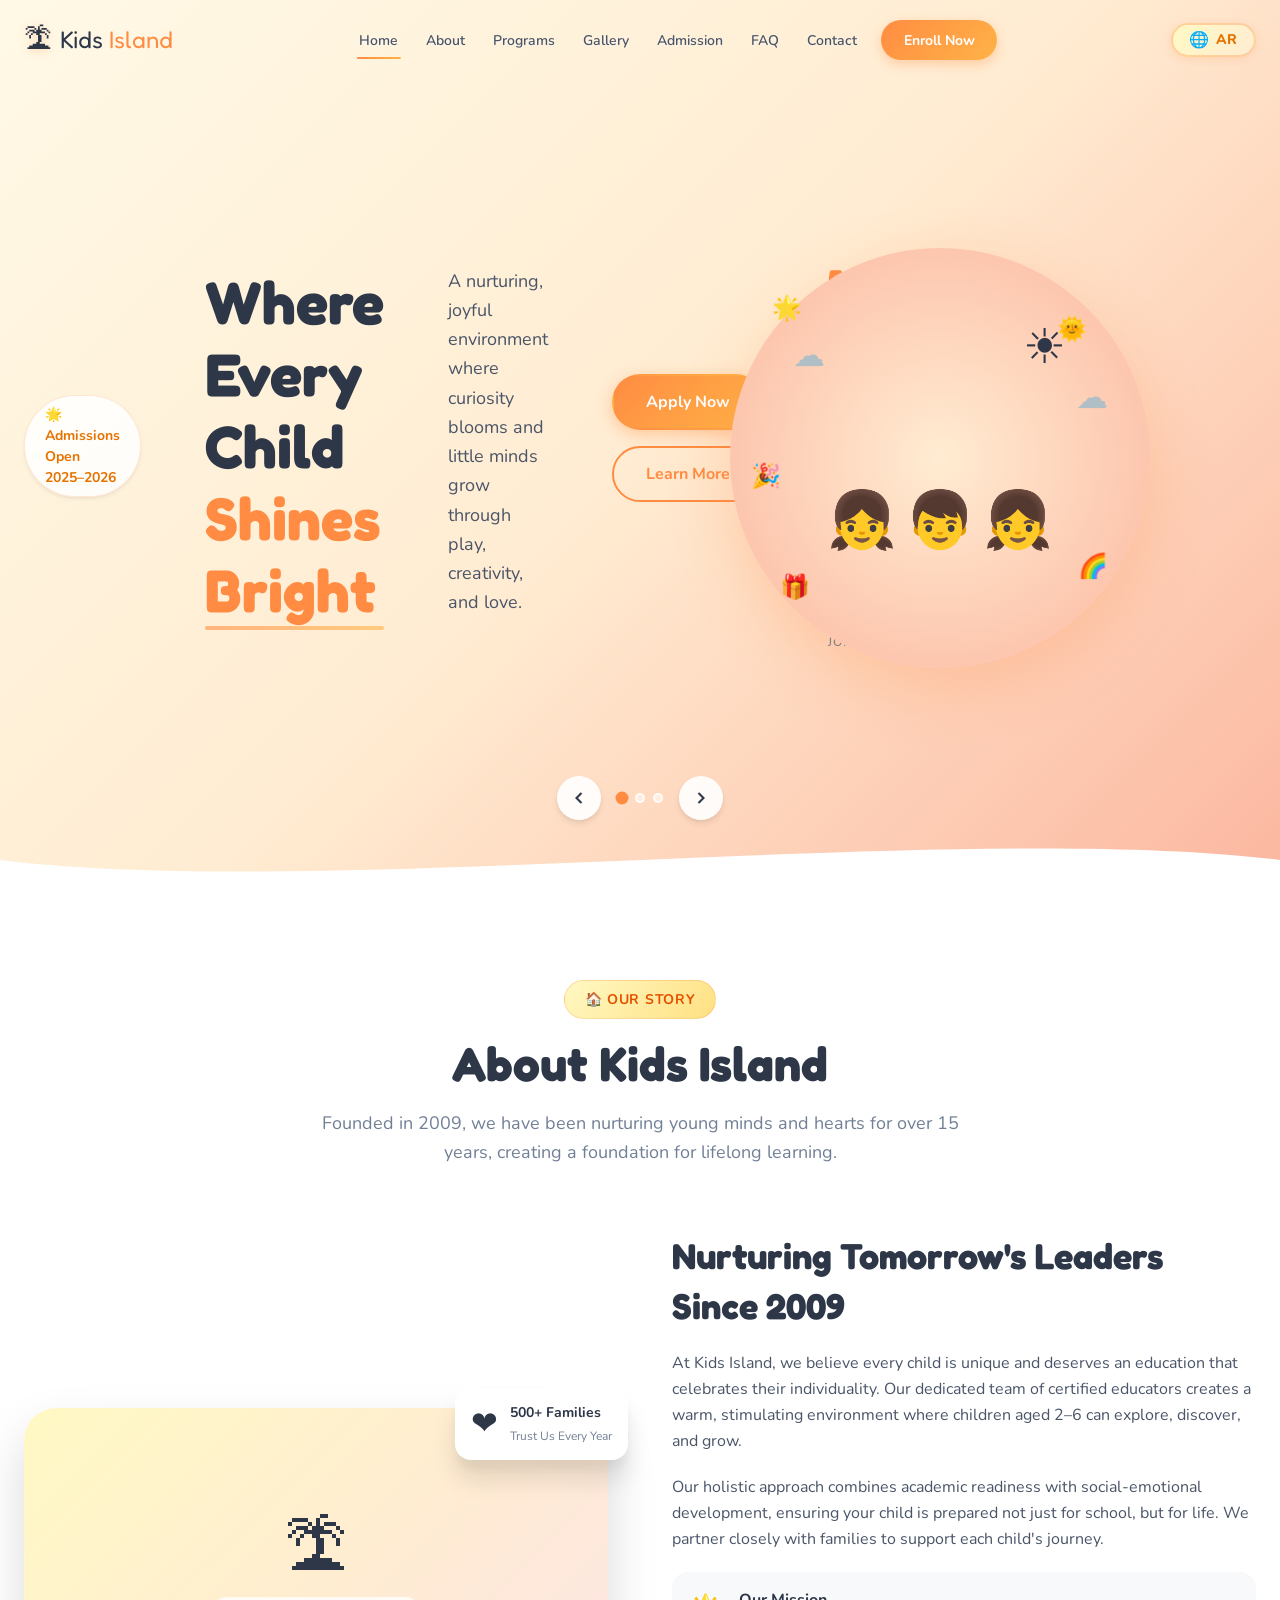
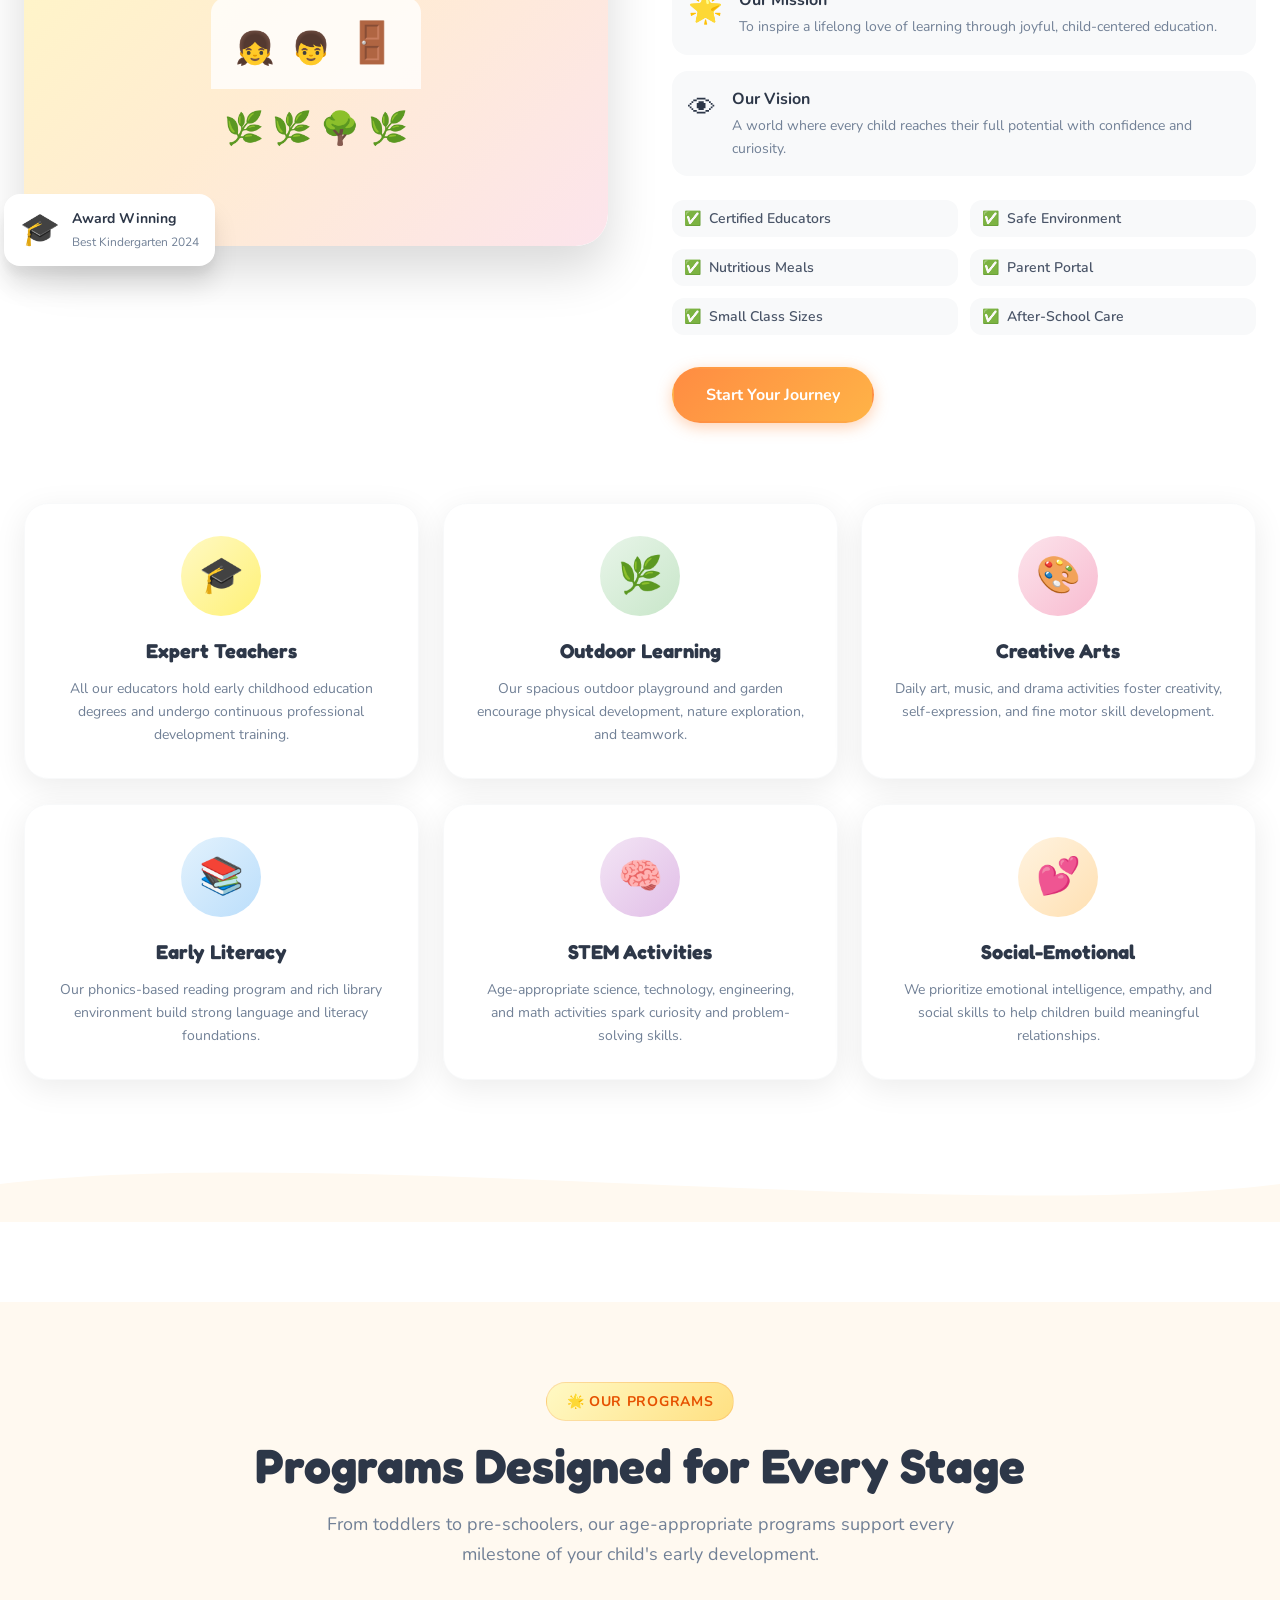
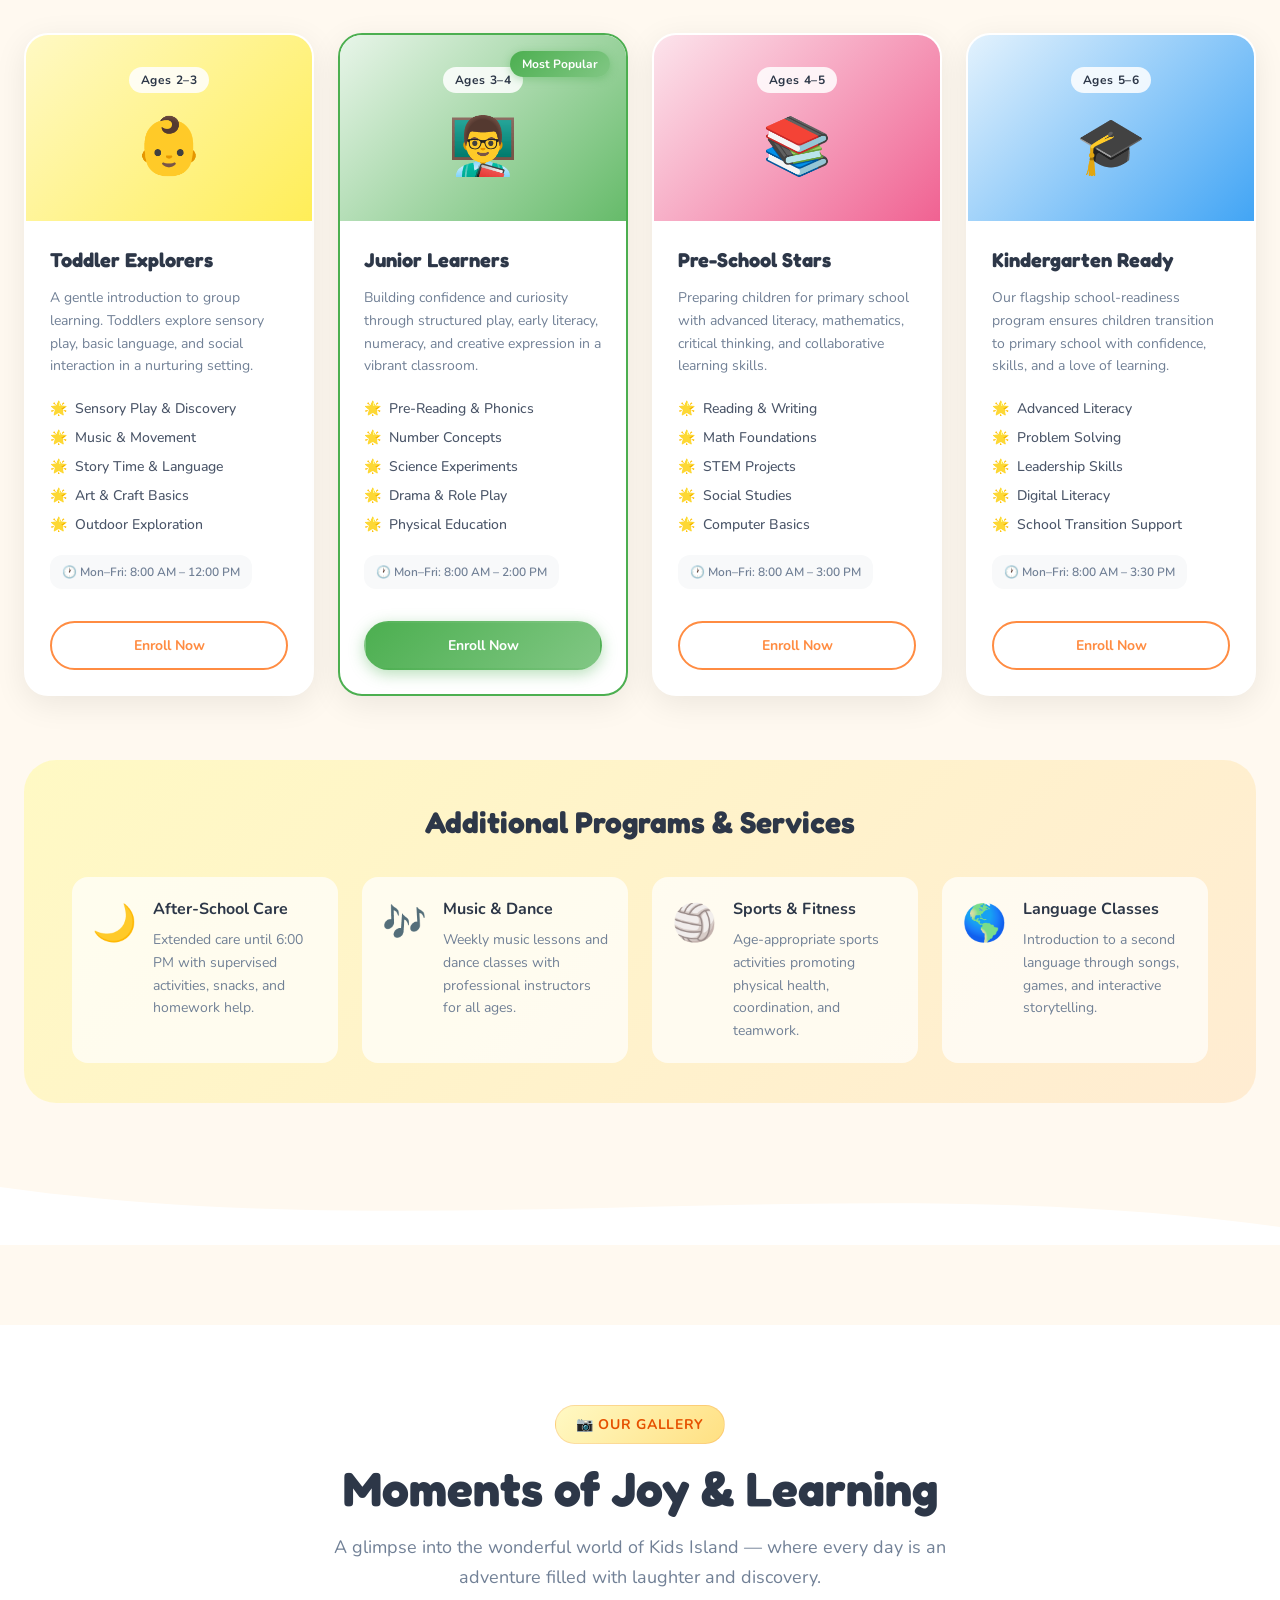
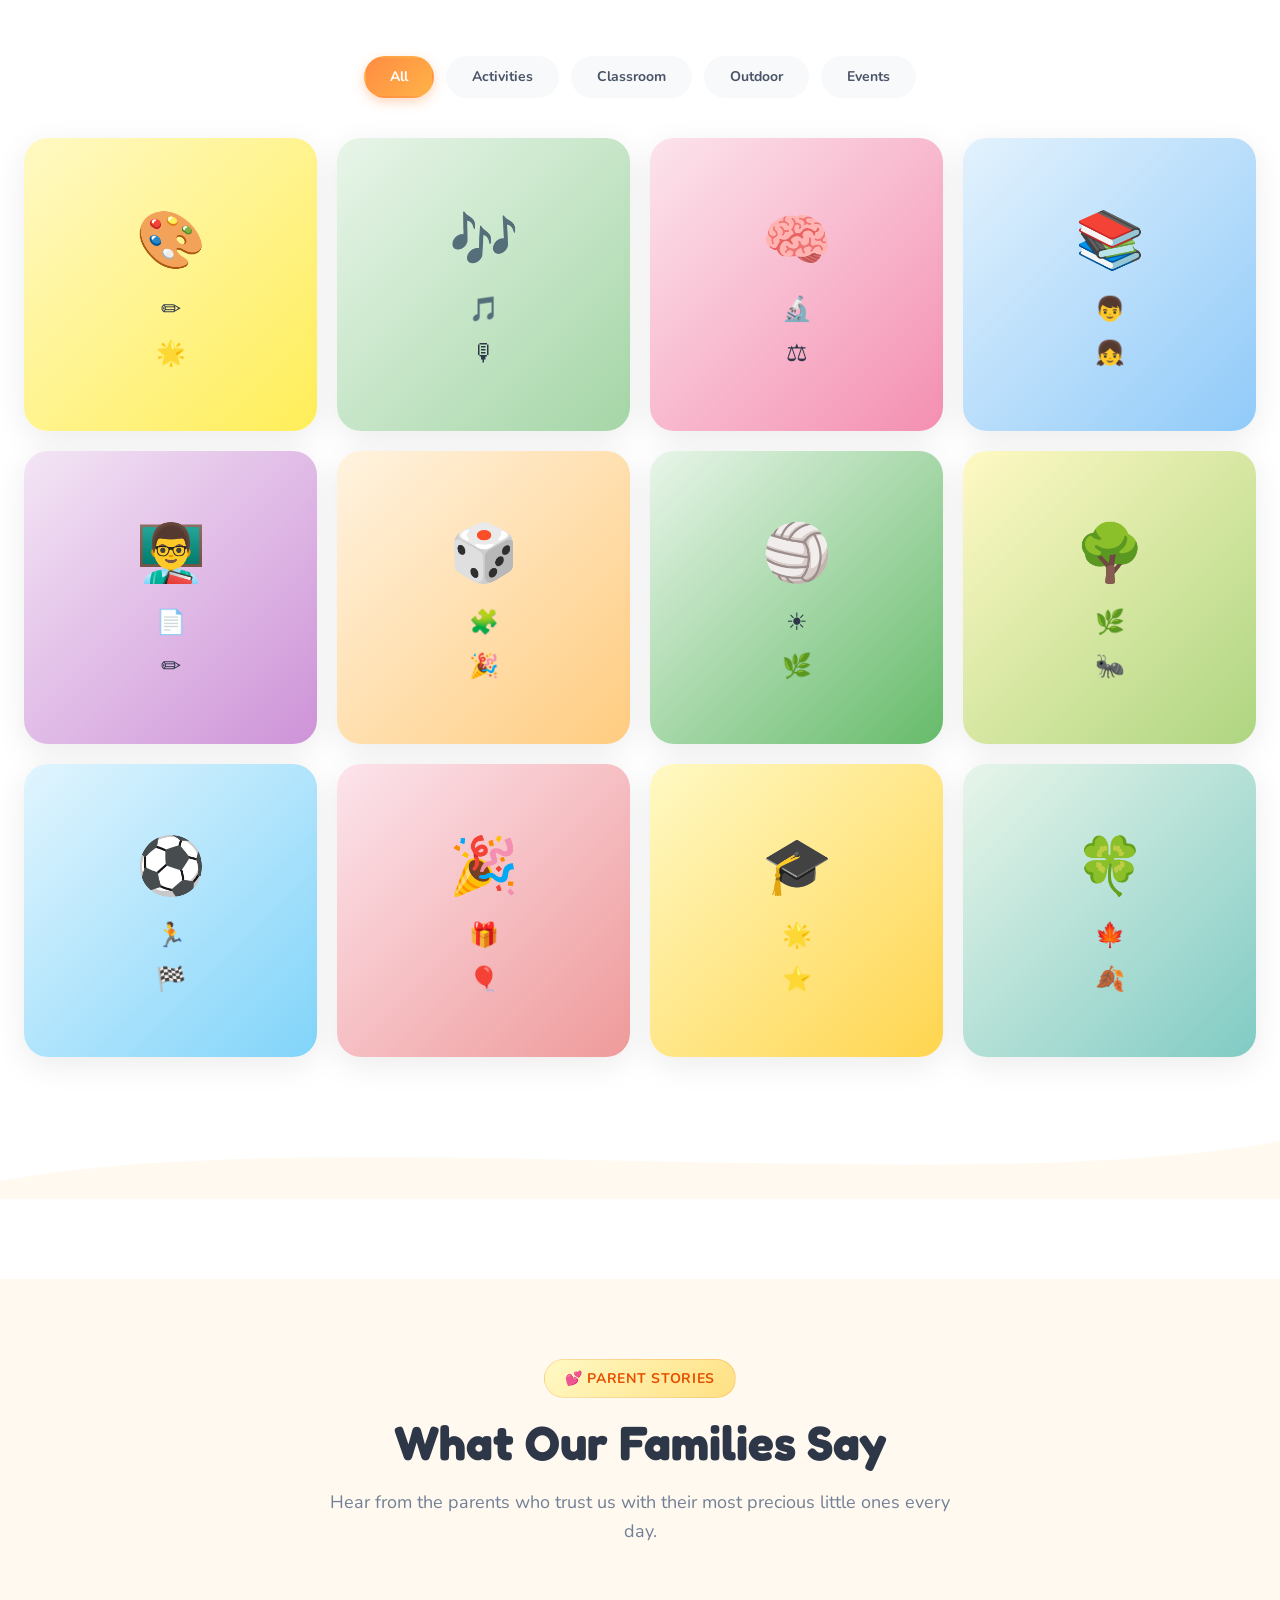
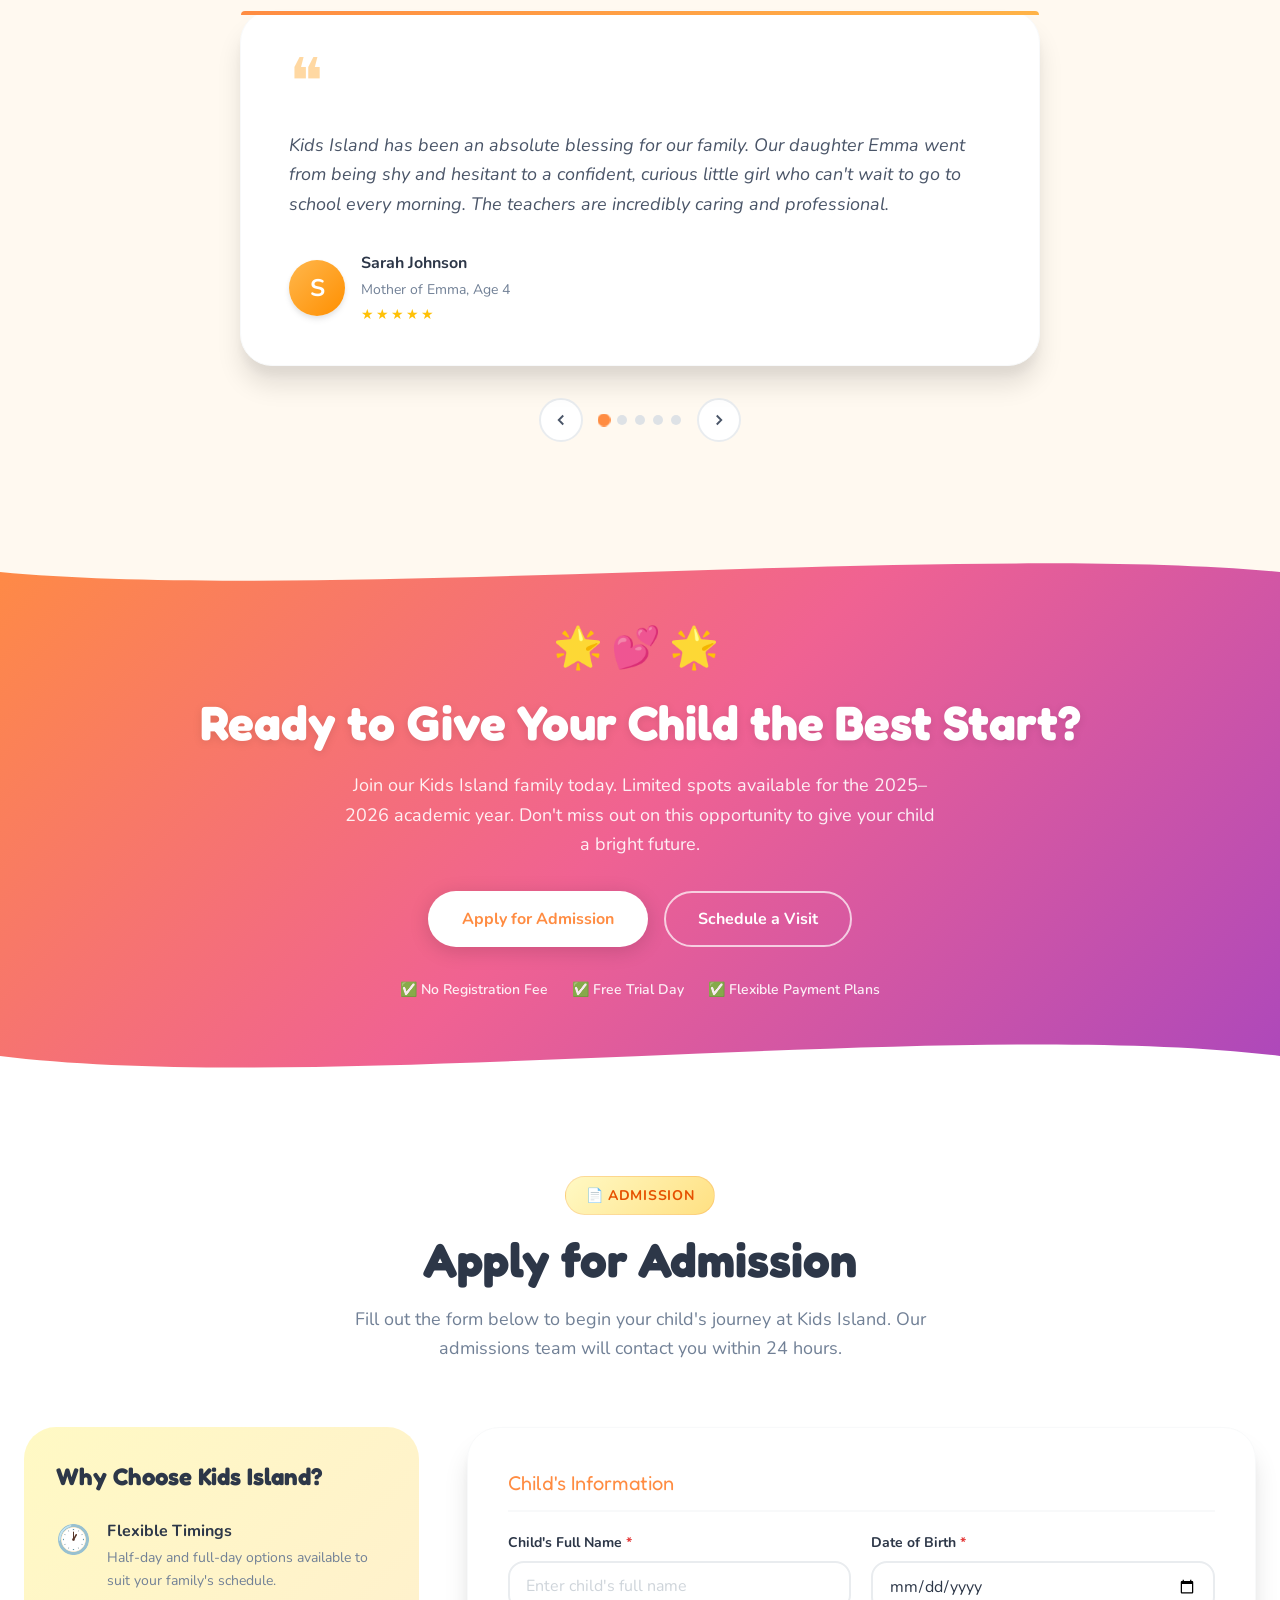
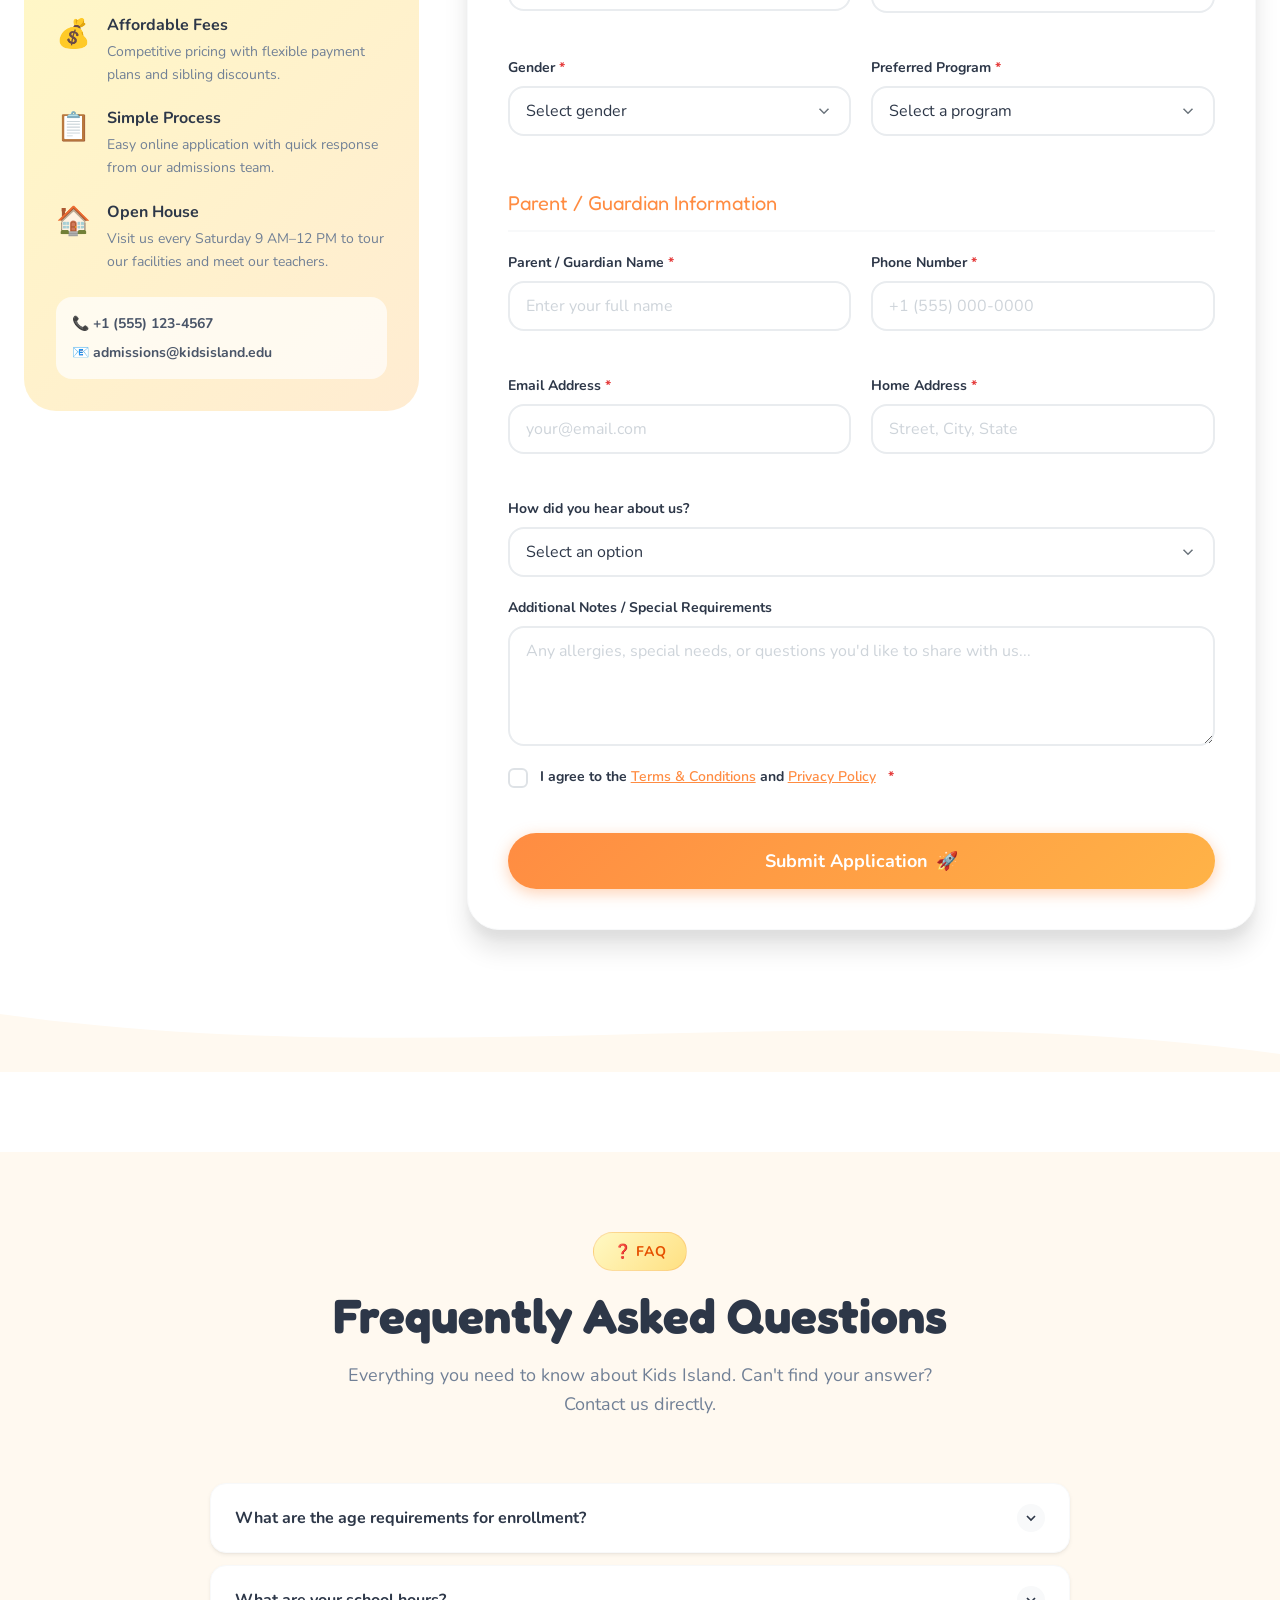
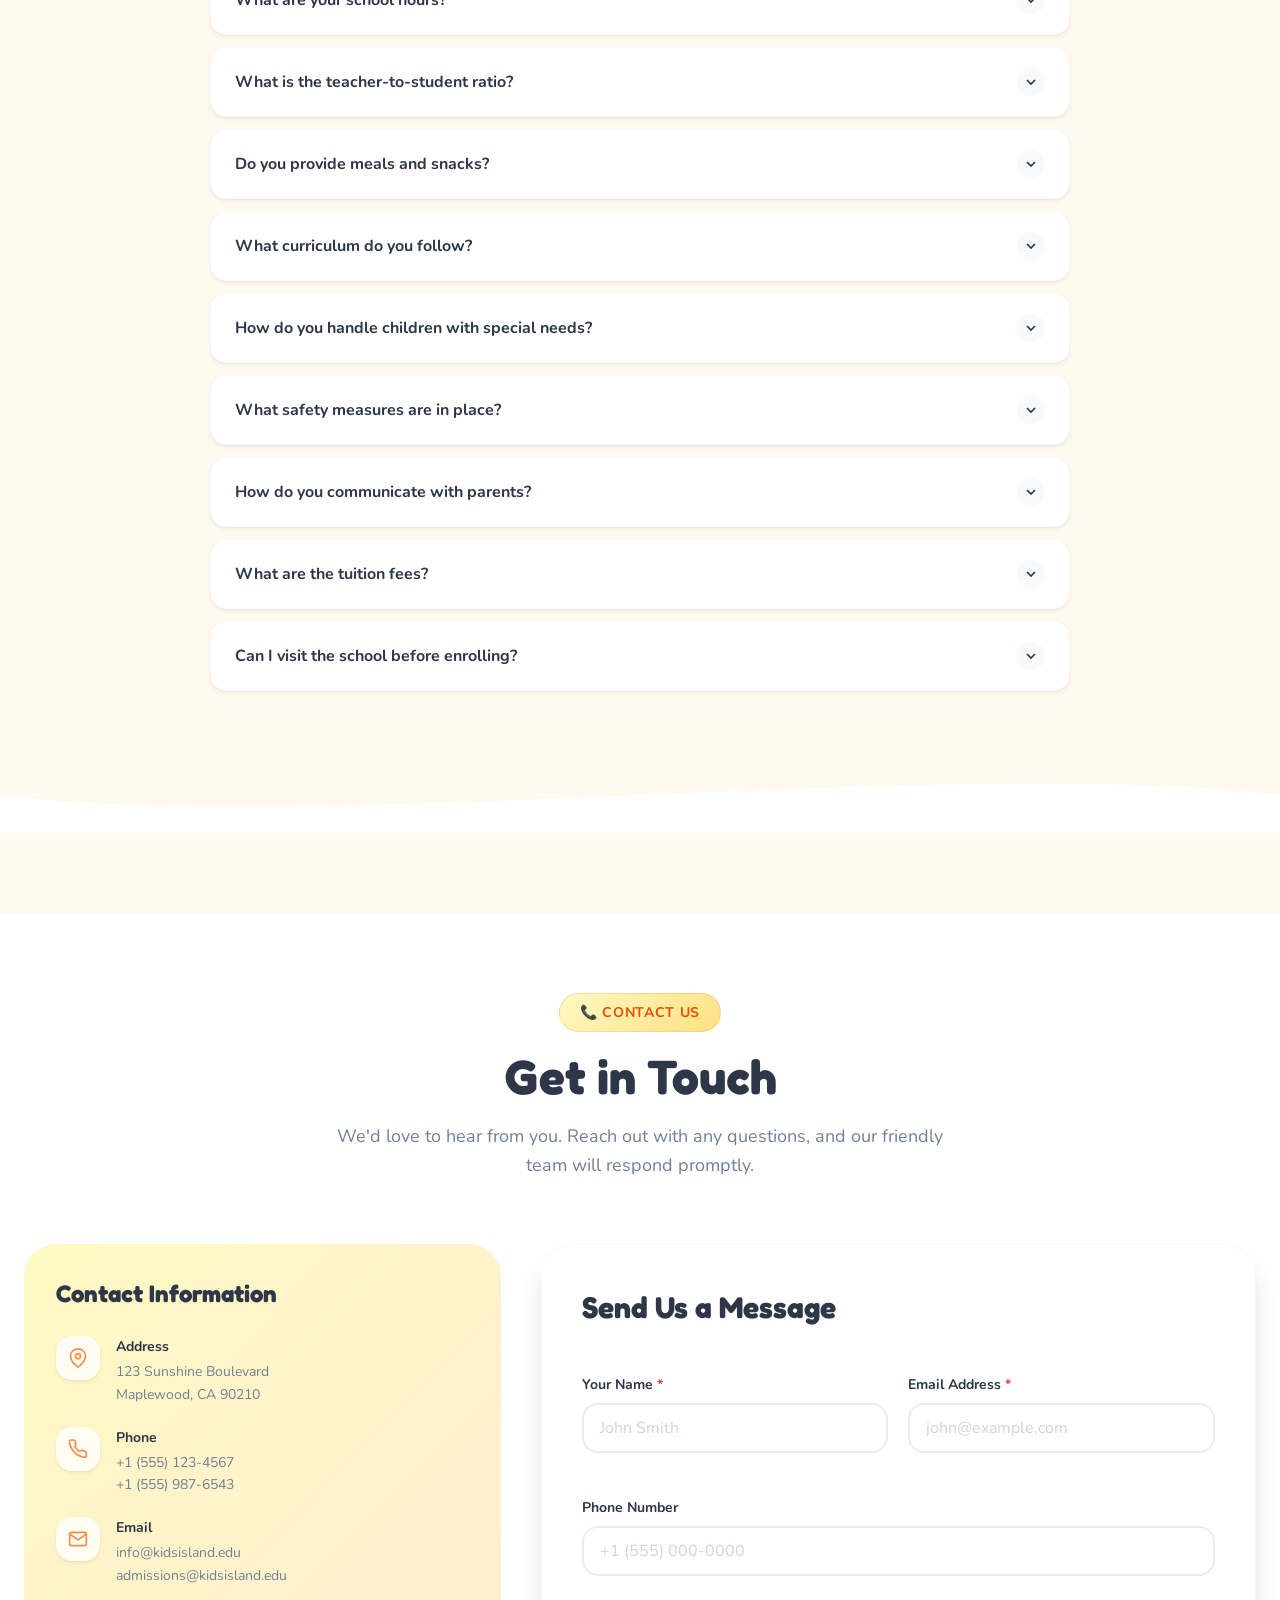
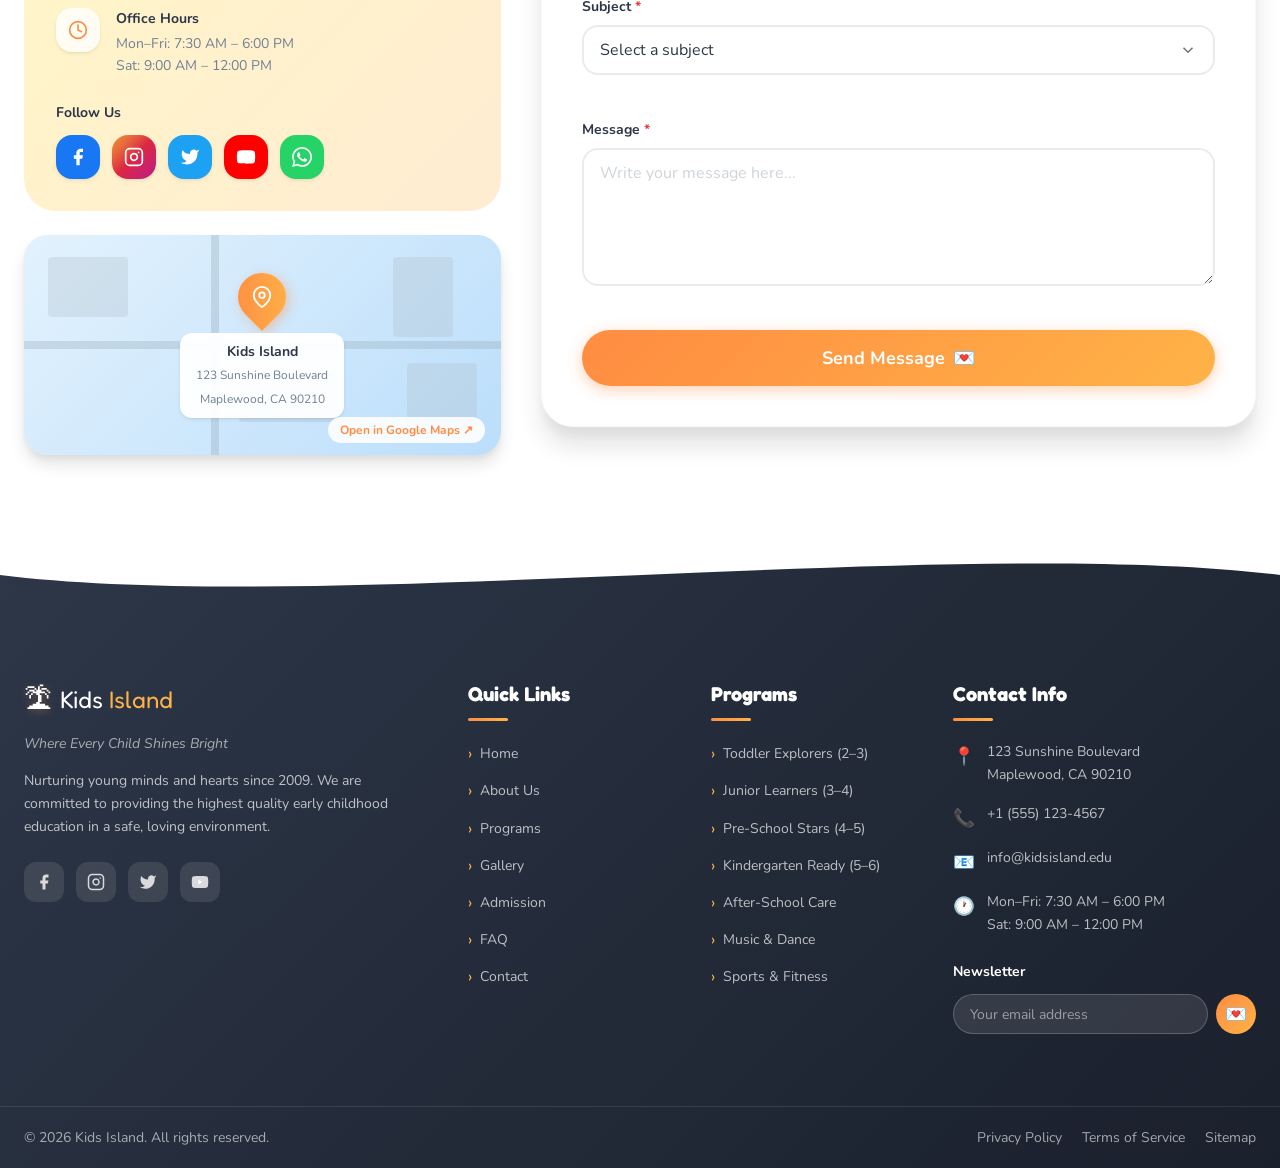
<file: index1.html>
<!DOCTYPE html>
<html lang="en" dir="ltr">
<head>
  <meta charset="UTF-8" />
  <meta name="viewport" content="width=device-width, initial-scale=1.0" />
  <meta name="description" content="Kids Island Kindergarten - Where Every Child Shines. Nurturing young minds with love, creativity, and play-based learning." />
  <title>Kids Island | Where Every Child Shines</title>
  <link rel="preconnect" href="https://fonts.googleapis.com" />
  <link rel="preconnect" href="https://fonts.gstatic.com" crossorigin />
  <link href="https://fonts.googleapis.com/css2?family=Nunito:ital,wght@0,300;0,400;0,500;0,600;0,700;0,800;0,900;1,400;1,700&family=Fredoka+One&family=Cairo:wght@300;400;500;600;700;800;900&display=swap" rel="stylesheet" />
  <link rel="stylesheet" href="style1.css" />
</head>
<body>

  <!-- Loading Screen -->
  <div id="loading-screen" class="loading-screen">
    <div class="loading-content">
      <div class="loading-stars">
        <span class="star star-1">&#9733;</span>
        <span class="star star-2">&#9733;</span>
        <span class="star star-3">&#9733;</span>
      </div>
      <h2 class="loading-title" data-i18n="brand">Kids Island</h2>
      <div class="loading-bar"><div class="loading-progress"></div></div>
    </div>
  </div>

  <!-- Scroll to Top Button -->
  <button id="scroll-top-btn" class="scroll-top-btn" aria-label="Scroll to top">
    <svg viewBox="0 0 24 24" fill="none" stroke="currentColor" stroke-width="2.5" stroke-linecap="round" stroke-linejoin="round">
      <polyline points="18 15 12 9 6 15"></polyline>
    </svg>
  </button>

  <!-- Navigation -->
  <nav id="navbar" class="navbar">
    <div class="nav-container">
      <a href="#home" class="nav-logo">
        <span class="logo-icon">&#127965;</span>
        <span class="logo-text">Kids <span class="logo-accent">Island</span></span>
      </a>
      <ul class="nav-links" id="nav-links">
        <li><a href="#home" class="nav-link active" data-i18n="nav_home">Home</a></li>
        <li><a href="#about" class="nav-link" data-i18n="nav_about">About</a></li>
        <li><a href="#programs" class="nav-link" data-i18n="nav_programs">Programs</a></li>
        <li><a href="#gallery" class="nav-link" data-i18n="nav_gallery">Gallery</a></li>
        <li><a href="#admission" class="nav-link" data-i18n="nav_admission">Admission</a></li>
        <li><a href="#faq" class="nav-link" data-i18n="nav_faq">FAQ</a></li>
        <li><a href="#contact" class="nav-link" data-i18n="nav_contact">Contact</a></li>
        <li><a href="#admission" class="nav-cta-btn" data-i18n="nav_enroll">Enroll Now</a></li>
      </ul>
      <!-- Language Toggle -->
      <button id="lang-toggle" class="lang-toggle-btn" aria-label="Toggle language">
        <span class="lang-icon">&#127760;</span>
        <span class="lang-label" id="lang-label">AR</span>
      </button>
      <button class="hamburger" id="hamburger" aria-label="Toggle menu" aria-expanded="false">
        <span class="hamburger-line"></span>
        <span class="hamburger-line"></span>
        <span class="hamburger-line"></span>
      </button>
    </div>
  </nav>

  <!-- ===== HERO SECTION ===== -->
  <section id="home" class="hero-section">
    <div class="hero-slider" id="hero-slider">
      <div class="hero-slide active" style="background: linear-gradient(135deg, #fff9e6 0%, #ffecd2 50%, #fcb69f 100%);">
        <div class="hero-slide-content">
          <div class="hero-badge" data-i18n="hero1_badge">&#127775; Admissions Open 2025–2026</div>
          <h1 class="hero-title" data-i18n="hero1_title">Where Every Child<br /><span class="hero-title-accent">Shines Bright</span></h1>
          <p class="hero-subtitle" data-i18n="hero1_subtitle">A nurturing, joyful environment where curiosity blooms and little minds grow through play, creativity, and love.</p>
          <div class="hero-buttons">
            <a href="#admission" class="btn btn-primary" data-i18n="hero1_btn1">Apply Now</a>
            <a href="#about" class="btn btn-outline" data-i18n="hero1_btn2">Learn More</a>
          </div>
          <div class="hero-stats">
            <div class="hero-stat"><span class="stat-number">500+</span><span class="stat-label" data-i18n="stat1">Happy Kids</span></div>
            <div class="hero-stat-divider"></div>
            <div class="hero-stat"><span class="stat-number">25+</span><span class="stat-label" data-i18n="stat2">Expert Teachers</span></div>
            <div class="hero-stat-divider"></div>
            <div class="hero-stat"><span class="stat-number">15</span><span class="stat-label" data-i18n="stat3">Years of Joy</span></div>
          </div>
        </div>
        <div class="hero-illustration">
          <div class="hero-img-wrapper">
            <div class="hero-img-bg"></div>
            <div class="hero-emoji-scene">
              <div class="scene-sun">&#9728;</div>
              <div class="scene-cloud scene-cloud-1">&#9729;</div>
              <div class="scene-cloud scene-cloud-2">&#9729;</div>
              <div class="scene-kids">
                <div class="scene-kid kid-1">&#128103;</div>
                <div class="scene-kid kid-2">&#128102;</div>
                <div class="scene-kid kid-3">&#128103;</div>
              </div>
              <div class="scene-items">
                <span class="float-item item-1">&#127775;</span>
                <span class="float-item item-2">&#127774;</span>
                <span class="float-item item-3">&#127873;</span>
                <span class="float-item item-4">&#127752;</span>
                <span class="float-item item-5">&#127881;</span>
              </div>
            </div>
          </div>
        </div>
      </div>

      <div class="hero-slide" style="background: linear-gradient(135deg, #e8f5e9 0%, #c8e6c9 50%, #a5d6a7 100%);">
        <div class="hero-slide-content">
          <div class="hero-badge" data-i18n="hero2_badge">&#127807; Play-Based Learning</div>
          <h1 class="hero-title" data-i18n="hero2_title">Learning Through<br /><span class="hero-title-accent" style="color:#2e7d32;">Play &amp; Discovery</span></h1>
          <p class="hero-subtitle" data-i18n="hero2_subtitle">Our innovative curriculum blends structured learning with imaginative play, helping children develop essential life skills naturally.</p>
          <div class="hero-buttons">
            <a href="#programs" class="btn btn-primary" style="background: linear-gradient(135deg, #43a047, #2e7d32);" data-i18n="hero2_btn1">Explore Programs</a>
            <a href="#gallery" class="btn btn-outline" style="border-color:#43a047; color:#2e7d32;" data-i18n="hero2_btn2">View Gallery</a>
          </div>
          <div class="hero-stats">
            <div class="hero-stat"><span class="stat-number">8:1</span><span class="stat-label" data-i18n="stat4">Student Ratio</span></div>
            <div class="hero-stat-divider"></div>
            <div class="hero-stat"><span class="stat-number">12+</span><span class="stat-label" data-i18n="stat5">Activities Daily</span></div>
            <div class="hero-stat-divider"></div>
            <div class="hero-stat"><span class="stat-number">98%</span><span class="stat-label" data-i18n="stat6">Parent Satisfaction</span></div>
          </div>
        </div>
        <div class="hero-illustration">
          <div class="hero-img-wrapper" style="background: radial-gradient(circle, #c8e6c9, #a5d6a7);">
            <div class="hero-emoji-scene">
              <div class="scene-sun" style="color:#f9a825;">&#127774;</div>
              <div class="scene-kids">
                <div class="scene-kid kid-1">&#127891;</div>
                <div class="scene-kid kid-2">&#127912;</div>
                <div class="scene-kid kid-3">&#127775;</div>
              </div>
              <div class="scene-items">
                <span class="float-item item-1">&#128218;</span>
                <span class="float-item item-2">&#9999;</span>
                <span class="float-item item-3">&#127912;</span>
                <span class="float-item item-4">&#128196;</span>
                <span class="float-item item-5">&#127775;</span>
              </div>
            </div>
          </div>
        </div>
      </div>

      <div class="hero-slide" style="background: linear-gradient(135deg, #fce4ec 0%, #f8bbd0 50%, #f48fb1 100%);">
        <div class="hero-slide-content">
          <div class="hero-badge" data-i18n="hero3_badge">&#10084; Safe &amp; Caring Environment</div>
          <h1 class="hero-title" data-i18n="hero3_title">A Safe Place to<br /><span class="hero-title-accent" style="color:#c2185b;">Grow &amp; Thrive</span></h1>
          <p class="hero-subtitle" data-i18n="hero3_subtitle">We provide a warm, secure, and stimulating environment where every child feels loved, valued, and excited to learn every day.</p>
          <div class="hero-buttons">
            <a href="#admission" class="btn btn-primary" style="background: linear-gradient(135deg, #e91e63, #c2185b);" data-i18n="hero3_btn1">Join Our Family</a>
            <a href="#contact" class="btn btn-outline" style="border-color:#e91e63; color:#c2185b;" data-i18n="hero3_btn2">Contact Us</a>
          </div>
          <div class="hero-stats">
            <div class="hero-stat"><span class="stat-number">CCTV</span><span class="stat-label" data-i18n="stat7">24/7 Security</span></div>
            <div class="hero-stat-divider"></div>
            <div class="hero-stat"><span class="stat-number">100%</span><span class="stat-label" data-i18n="stat8">Certified Staff</span></div>
            <div class="hero-stat-divider"></div>
            <div class="hero-stat"><span class="stat-number">5&#9733;</span><span class="stat-label" data-i18n="stat9">Rated School</span></div>
          </div>
        </div>
        <div class="hero-illustration">
          <div class="hero-img-wrapper" style="background: radial-gradient(circle, #f8bbd0, #f48fb1);">
            <div class="hero-emoji-scene">
              <div class="scene-sun" style="color:#ff8f00;">&#127773;</div>
              <div class="scene-kids">
                <div class="scene-kid kid-1">&#128149;</div>
                <div class="scene-kid kid-2">&#128102;</div>
                <div class="scene-kid kid-3">&#128103;</div>
              </div>
              <div class="scene-items">
                <span class="float-item item-1">&#10084;</span>
                <span class="float-item item-2">&#127752;</span>
                <span class="float-item item-3">&#127881;</span>
                <span class="float-item item-4">&#11088;</span>
                <span class="float-item item-5">&#127800;</span>
              </div>
            </div>
          </div>
        </div>
      </div>
    </div>

    <!-- Slider Controls -->
    <div class="slider-controls">
      <button class="slider-btn slider-prev" id="slider-prev" aria-label="Previous slide">
        <svg viewBox="0 0 24 24" fill="none" stroke="currentColor" stroke-width="2.5"><polyline points="15 18 9 12 15 6"></polyline></svg>
      </button>
      <div class="slider-dots" id="slider-dots">
        <button class="slider-dot active" data-index="0" aria-label="Slide 1"></button>
        <button class="slider-dot" data-index="1" aria-label="Slide 2"></button>
        <button class="slider-dot" data-index="2" aria-label="Slide 3"></button>
      </div>
      <button class="slider-btn slider-next" id="slider-next" aria-label="Next slide">
        <svg viewBox="0 0 24 24" fill="none" stroke="currentColor" stroke-width="2.5"><polyline points="9 18 15 12 9 6"></polyline></svg>
      </button>
    </div>

    <!-- Wave Divider -->
    <div class="wave-divider">
      <svg viewBox="0 0 1440 80" preserveAspectRatio="none" xmlns="http://www.w3.org/2000/svg">
        <path d="M0,40 C360,80 1080,0 1440,40 L1440,80 L0,80 Z" fill="#ffffff"/>
      </svg>
    </div>
  </section>

  <!-- ===== ABOUT SECTION ===== -->
  <section id="about" class="about-section section-padding">
    <div class="container">
      <div class="section-header fade-in">
        <span class="section-tag" data-i18n="about_tag">&#127968; Our Story</span>
        <h2 class="section-title" data-i18n="about_title">About Kids Island</h2>
        <p class="section-subtitle" data-i18n="about_subtitle">Founded in 2009, we have been nurturing young minds and hearts for over 15 years, creating a foundation for lifelong learning.</p>
      </div>

      <div class="about-grid">
        <div class="about-visual fade-in">
          <div class="about-img-container">
            <div class="about-img-main">
              <div class="about-img-placeholder">
                <div class="about-scene">
                  <div class="about-building">
                    <div class="building-roof">&#127965;</div>
                    <div class="building-body">
                      <div class="building-window">&#128103;</div>
                      <div class="building-window">&#128102;</div>
                      <div class="building-door">&#128682;</div>
                    </div>
                  </div>
                  <div class="about-nature">
                    <span>&#127807;</span><span>&#127807;</span><span>&#127795;</span><span>&#127807;</span>
                  </div>
                </div>
              </div>
            </div>
            <div class="about-badge-card about-badge-1">
              <span class="badge-icon">&#127891;</span>
              <div>
                <strong data-i18n="badge1_title">Award Winning</strong>
                <small data-i18n="badge1_sub">Best Kindergarten 2024</small>
              </div>
            </div>
            <div class="about-badge-card about-badge-2">
              <span class="badge-icon">&#10084;</span>
              <div>
                <strong data-i18n="badge2_title">500+ Families</strong>
                <small data-i18n="badge2_sub">Trust Us Every Year</small>
              </div>
            </div>
          </div>
        </div>

        <div class="about-content fade-in">
          <h3 class="about-heading" data-i18n="about_heading">Nurturing Tomorrow's Leaders Since 2009</h3>
          <p class="about-text" data-i18n="about_p1">At Kids Island, we believe every child is unique and deserves an education that celebrates their individuality. Our dedicated team of certified educators creates a warm, stimulating environment where children aged 2–6 can explore, discover, and grow.</p>
          <p class="about-text" data-i18n="about_p2">Our holistic approach combines academic readiness with social-emotional development, ensuring your child is prepared not just for school, but for life. We partner closely with families to support each child's journey.</p>

          <div class="about-values">
            <div class="value-item">
              <span class="value-icon">&#127775;</span>
              <div>
                <h4 data-i18n="mission_title">Our Mission</h4>
                <p data-i18n="mission_text">To inspire a lifelong love of learning through joyful, child-centered education.</p>
              </div>
            </div>
            <div class="value-item">
              <span class="value-icon">&#128065;</span>
              <div>
                <h4 data-i18n="vision_title">Our Vision</h4>
                <p data-i18n="vision_text">A world where every child reaches their full potential with confidence and curiosity.</p>
              </div>
            </div>
          </div>

          <div class="about-features-grid">
            <div class="about-feature"><span>&#9989;</span> <span data-i18n="feat1">Certified Educators</span></div>
            <div class="about-feature"><span>&#9989;</span> <span data-i18n="feat2">Safe Environment</span></div>
            <div class="about-feature"><span>&#9989;</span> <span data-i18n="feat3">Nutritious Meals</span></div>
            <div class="about-feature"><span>&#9989;</span> <span data-i18n="feat4">Parent Portal</span></div>
            <div class="about-feature"><span>&#9989;</span> <span data-i18n="feat5">Small Class Sizes</span></div>
            <div class="about-feature"><span>&#9989;</span> <span data-i18n="feat6">After-School Care</span></div>
          </div>

          <a href="#admission" class="btn btn-primary" data-i18n="about_cta">Start Your Journey</a>
        </div>
      </div>

      <!-- Features Cards -->
      <div class="features-grid">
        <div class="feature-card fade-in">
          <div class="feature-icon-wrap" style="background: linear-gradient(135deg, #fff9c4, #fff176);">
            <span class="feature-icon">&#127891;</span>
          </div>
          <h3 data-i18n="fc1_title">Expert Teachers</h3>
          <p data-i18n="fc1_text">All our educators hold early childhood education degrees and undergo continuous professional development training.</p>
        </div>
        <div class="feature-card fade-in">
          <div class="feature-icon-wrap" style="background: linear-gradient(135deg, #e8f5e9, #c8e6c9);">
            <span class="feature-icon">&#127807;</span>
          </div>
          <h3 data-i18n="fc2_title">Outdoor Learning</h3>
          <p data-i18n="fc2_text">Our spacious outdoor playground and garden encourage physical development, nature exploration, and teamwork.</p>
        </div>
        <div class="feature-card fade-in">
          <div class="feature-icon-wrap" style="background: linear-gradient(135deg, #fce4ec, #f8bbd0);">
            <span class="feature-icon">&#127912;</span>
          </div>
          <h3 data-i18n="fc3_title">Creative Arts</h3>
          <p data-i18n="fc3_text">Daily art, music, and drama activities foster creativity, self-expression, and fine motor skill development.</p>
        </div>
        <div class="feature-card fade-in">
          <div class="feature-icon-wrap" style="background: linear-gradient(135deg, #e3f2fd, #bbdefb);">
            <span class="feature-icon">&#128218;</span>
          </div>
          <h3 data-i18n="fc4_title">Early Literacy</h3>
          <p data-i18n="fc4_text">Our phonics-based reading program and rich library environment build strong language and literacy foundations.</p>
        </div>
        <div class="feature-card fade-in">
          <div class="feature-icon-wrap" style="background: linear-gradient(135deg, #f3e5f5, #e1bee7);">
            <span class="feature-icon">&#129504;</span>
          </div>
          <h3 data-i18n="fc5_title">STEM Activities</h3>
          <p data-i18n="fc5_text">Age-appropriate science, technology, engineering, and math activities spark curiosity and problem-solving skills.</p>
        </div>
        <div class="feature-card fade-in">
          <div class="feature-icon-wrap" style="background: linear-gradient(135deg, #fff3e0, #ffe0b2);">
            <span class="feature-icon">&#128149;</span>
          </div>
          <h3 data-i18n="fc6_title">Social-Emotional</h3>
          <p data-i18n="fc6_text">We prioritize emotional intelligence, empathy, and social skills to help children build meaningful relationships.</p>
        </div>
      </div>
    </div>

    <div class="wave-divider wave-bottom">
      <svg viewBox="0 0 1440 80" preserveAspectRatio="none" xmlns="http://www.w3.org/2000/svg">
        <path d="M0,40 C360,0 1080,80 1440,40 L1440,80 L0,80 Z" fill="#fff9f0"/>
      </svg>
    </div>
  </section>

  <!-- ===== PROGRAMS SECTION ===== -->
  <section id="programs" class="programs-section section-padding" style="background:#fff9f0;">
    <div class="container">
      <div class="section-header fade-in">
        <span class="section-tag" data-i18n="prog_tag">&#127775; Our Programs</span>
        <h2 class="section-title" data-i18n="prog_title">Programs Designed for Every Stage</h2>
        <p class="section-subtitle" data-i18n="prog_subtitle">From toddlers to pre-schoolers, our age-appropriate programs support every milestone of your child's early development.</p>
      </div>

      <div class="programs-grid">
        <div class="program-card fade-in">
          <div class="program-header" style="background: linear-gradient(135deg, #fff9c4, #ffee58);">
            <div class="program-age-badge" data-i18n="p1_age">Ages 2–3</div>
            <div class="program-icon">&#128118;</div>
          </div>
          <div class="program-body">
            <h3 class="program-title" data-i18n="p1_name">Toddler Explorers</h3>
            <p class="program-desc" data-i18n="p1_desc">A gentle introduction to group learning. Toddlers explore sensory play, basic language, and social interaction in a nurturing setting.</p>
            <ul class="program-features">
              <li><span>&#127775;</span> <span data-i18n="p1_f1">Sensory Play &amp; Discovery</span></li>
              <li><span>&#127775;</span> <span data-i18n="p1_f2">Music &amp; Movement</span></li>
              <li><span>&#127775;</span> <span data-i18n="p1_f3">Story Time &amp; Language</span></li>
              <li><span>&#127775;</span> <span data-i18n="p1_f4">Art &amp; Craft Basics</span></li>
              <li><span>&#127775;</span> <span data-i18n="p1_f5">Outdoor Exploration</span></li>
            </ul>
            <div class="program-schedule">
              <span class="schedule-tag" data-i18n="p1_schedule">&#128336; Mon–Fri: 8:00 AM – 12:00 PM</span>
            </div>
            <a href="#admission" class="btn btn-program" data-i18n="enroll_now">Enroll Now</a>
          </div>
        </div>

        <div class="program-card program-featured fade-in">
          <div class="program-popular-badge" data-i18n="most_popular">Most Popular</div>
          <div class="program-header" style="background: linear-gradient(135deg, #e8f5e9, #66bb6a);">
            <div class="program-age-badge" data-i18n="p2_age">Ages 3–4</div>
            <div class="program-icon">&#128104;&#8205;&#127979;</div>
          </div>
          <div class="program-body">
            <h3 class="program-title" data-i18n="p2_name">Junior Learners</h3>
            <p class="program-desc" data-i18n="p2_desc">Building confidence and curiosity through structured play, early literacy, numeracy, and creative expression in a vibrant classroom.</p>
            <ul class="program-features">
              <li><span>&#127775;</span> <span data-i18n="p2_f1">Pre-Reading &amp; Phonics</span></li>
              <li><span>&#127775;</span> <span data-i18n="p2_f2">Number Concepts</span></li>
              <li><span>&#127775;</span> <span data-i18n="p2_f3">Science Experiments</span></li>
              <li><span>&#127775;</span> <span data-i18n="p2_f4">Drama &amp; Role Play</span></li>
              <li><span>&#127775;</span> <span data-i18n="p2_f5">Physical Education</span></li>
            </ul>
            <div class="program-schedule">
              <span class="schedule-tag" data-i18n="p2_schedule">&#128336; Mon–Fri: 8:00 AM – 2:00 PM</span>
            </div>
            <a href="#admission" class="btn btn-program btn-program-featured" data-i18n="enroll_now">Enroll Now</a>
          </div>
        </div>

        <div class="program-card fade-in">
          <div class="program-header" style="background: linear-gradient(135deg, #fce4ec, #f06292);">
            <div class="program-age-badge" data-i18n="p3_age">Ages 4–5</div>
            <div class="program-icon">&#128218;</div>
          </div>
          <div class="program-body">
            <h3 class="program-title" data-i18n="p3_name">Pre-School Stars</h3>
            <p class="program-desc" data-i18n="p3_desc">Preparing children for primary school with advanced literacy, mathematics, critical thinking, and collaborative learning skills.</p>
            <ul class="program-features">
              <li><span>&#127775;</span> <span data-i18n="p3_f1">Reading &amp; Writing</span></li>
              <li><span>&#127775;</span> <span data-i18n="p3_f2">Math Foundations</span></li>
              <li><span>&#127775;</span> <span data-i18n="p3_f3">STEM Projects</span></li>
              <li><span>&#127775;</span> <span data-i18n="p3_f4">Social Studies</span></li>
              <li><span>&#127775;</span> <span data-i18n="p3_f5">Computer Basics</span></li>
            </ul>
            <div class="program-schedule">
              <span class="schedule-tag" data-i18n="p3_schedule">&#128336; Mon–Fri: 8:00 AM – 3:00 PM</span>
            </div>
            <a href="#admission" class="btn btn-program" data-i18n="enroll_now">Enroll Now</a>
          </div>
        </div>

        <div class="program-card fade-in">
          <div class="program-header" style="background: linear-gradient(135deg, #e3f2fd, #42a5f5);">
            <div class="program-age-badge" data-i18n="p4_age">Ages 5–6</div>
            <div class="program-icon">&#127891;</div>
          </div>
          <div class="program-body">
            <h3 class="program-title" data-i18n="p4_name">Kindergarten Ready</h3>
            <p class="program-desc" data-i18n="p4_desc">Our flagship school-readiness program ensures children transition to primary school with confidence, skills, and a love of learning.</p>
            <ul class="program-features">
              <li><span>&#127775;</span> <span data-i18n="p4_f1">Advanced Literacy</span></li>
              <li><span>&#127775;</span> <span data-i18n="p4_f2">Problem Solving</span></li>
              <li><span>&#127775;</span> <span data-i18n="p4_f3">Leadership Skills</span></li>
              <li><span>&#127775;</span> <span data-i18n="p4_f4">Digital Literacy</span></li>
              <li><span>&#127775;</span> <span data-i18n="p4_f5">School Transition Support</span></li>
            </ul>
            <div class="program-schedule">
              <span class="schedule-tag" data-i18n="p4_schedule">&#128336; Mon–Fri: 8:00 AM – 3:30 PM</span>
            </div>
            <a href="#admission" class="btn btn-program" data-i18n="enroll_now">Enroll Now</a>
          </div>
        </div>
      </div>

      <!-- Extra Programs -->
      <div class="extra-programs fade-in">
        <h3 class="extra-programs-title" data-i18n="extra_title">Additional Programs &amp; Services</h3>
        <div class="extra-programs-grid">
          <div class="extra-program-item">
            <span class="extra-icon">&#127769;</span>
            <div>
              <h4 data-i18n="ep1_title">After-School Care</h4>
              <p data-i18n="ep1_text">Extended care until 6:00 PM with supervised activities, snacks, and homework help.</p>
            </div>
          </div>
          <div class="extra-program-item">
            <span class="extra-icon">&#127926;</span>
            <div>
              <h4 data-i18n="ep2_title">Music &amp; Dance</h4>
              <p data-i18n="ep2_text">Weekly music lessons and dance classes with professional instructors for all ages.</p>
            </div>
          </div>
          <div class="extra-program-item">
            <span class="extra-icon">&#127952;</span>
            <div>
              <h4 data-i18n="ep3_title">Sports &amp; Fitness</h4>
              <p data-i18n="ep3_text">Age-appropriate sports activities promoting physical health, coordination, and teamwork.</p>
            </div>
          </div>
          <div class="extra-program-item">
            <span class="extra-icon">&#127758;</span>
            <div>
              <h4 data-i18n="ep4_title">Language Classes</h4>
              <p data-i18n="ep4_text">Introduction to a second language through songs, games, and interactive storytelling.</p>
            </div>
          </div>
        </div>
      </div>
    </div>

    <div class="wave-divider wave-bottom">
      <svg viewBox="0 0 1440 80" preserveAspectRatio="none" xmlns="http://www.w3.org/2000/svg">
        <path d="M0,20 C480,80 960,0 1440,60 L1440,80 L0,80 Z" fill="#ffffff"/>
      </svg>
    </div>
  </section>

  <!-- ===== GALLERY SECTION ===== -->
  <section id="gallery" class="gallery-section section-padding">
    <div class="container">
      <div class="section-header fade-in">
        <span class="section-tag" data-i18n="gal_tag">&#128247; Our Gallery</span>
        <h2 class="section-title" data-i18n="gal_title">Moments of Joy &amp; Learning</h2>
        <p class="section-subtitle" data-i18n="gal_subtitle">A glimpse into the wonderful world of Kids Island — where every day is an adventure filled with laughter and discovery.</p>
      </div>

      <!-- Gallery Filter -->
      <div class="gallery-filter fade-in">
        <button class="filter-btn active" data-filter="all" data-i18n="gf_all">All</button>
        <button class="filter-btn" data-filter="activities" data-i18n="gf_activities">Activities</button>
        <button class="filter-btn" data-filter="classroom" data-i18n="gf_classroom">Classroom</button>
        <button class="filter-btn" data-filter="outdoor" data-i18n="gf_outdoor">Outdoor</button>
        <button class="filter-btn" data-filter="events" data-i18n="gf_events">Events</button>
      </div>

      <!-- Gallery Grid -->
      <div class="gallery-grid" id="gallery-grid">
        <div class="gallery-item fade-in" data-category="activities">
          <div class="gallery-card" style="background: linear-gradient(135deg, #fff9c4, #ffee58);">
            <div class="gallery-emoji-scene">
              <span class="gallery-main-emoji">&#127912;</span>
              <span class="gallery-sub-emoji">&#9999;</span>
              <span class="gallery-sub-emoji">&#127775;</span>
            </div>
            <div class="gallery-overlay">
              <h4 data-i18n="gi1_title">Art &amp; Craft Day</h4>
              <p data-i18n="gf_activities">Activities</p>
            </div>
          </div>
        </div>
        <div class="gallery-item fade-in" data-category="activities">
          <div class="gallery-card" style="background: linear-gradient(135deg, #e8f5e9, #a5d6a7);">
            <div class="gallery-emoji-scene">
              <span class="gallery-main-emoji">&#127926;</span>
              <span class="gallery-sub-emoji">&#127925;</span>
              <span class="gallery-sub-emoji">&#127897;</span>
            </div>
            <div class="gallery-overlay">
              <h4 data-i18n="gi2_title">Music &amp; Dance</h4>
              <p data-i18n="gf_activities">Activities</p>
            </div>
          </div>
        </div>
        <div class="gallery-item fade-in" data-category="activities">
          <div class="gallery-card" style="background: linear-gradient(135deg, #fce4ec, #f48fb1);">
            <div class="gallery-emoji-scene">
              <span class="gallery-main-emoji">&#129504;</span>
              <span class="gallery-sub-emoji">&#128300;</span>
              <span class="gallery-sub-emoji">&#9878;</span>
            </div>
            <div class="gallery-overlay">
              <h4 data-i18n="gi3_title">Science Experiments</h4>
              <p data-i18n="gf_activities">Activities</p>
            </div>
          </div>
        </div>
        <div class="gallery-item fade-in" data-category="classroom">
          <div class="gallery-card" style="background: linear-gradient(135deg, #e3f2fd, #90caf9);">
            <div class="gallery-emoji-scene">
              <span class="gallery-main-emoji">&#128218;</span>
              <span class="gallery-sub-emoji">&#128102;</span>
              <span class="gallery-sub-emoji">&#128103;</span>
            </div>
            <div class="gallery-overlay">
              <h4 data-i18n="gi4_title">Story Time</h4>
              <p data-i18n="gf_classroom">Classroom</p>
            </div>
          </div>
        </div>
        <div class="gallery-item fade-in" data-category="classroom">
          <div class="gallery-card" style="background: linear-gradient(135deg, #f3e5f5, #ce93d8);">
            <div class="gallery-emoji-scene">
              <span class="gallery-main-emoji">&#128104;&#8205;&#127979;</span>
              <span class="gallery-sub-emoji">&#128196;</span>
              <span class="gallery-sub-emoji">&#9999;</span>
            </div>
            <div class="gallery-overlay">
              <h4 data-i18n="gi5_title">Learning Together</h4>
              <p data-i18n="gf_classroom">Classroom</p>
            </div>
          </div>
        </div>
        <div class="gallery-item fade-in" data-category="classroom">
          <div class="gallery-card" style="background: linear-gradient(135deg, #fff3e0, #ffcc80);">
            <div class="gallery-emoji-scene">
              <span class="gallery-main-emoji">&#127922;</span>
              <span class="gallery-sub-emoji">&#129513;</span>
              <span class="gallery-sub-emoji">&#127881;</span>
            </div>
            <div class="gallery-overlay">
              <h4 data-i18n="gi6_title">Math Games</h4>
              <p data-i18n="gf_classroom">Classroom</p>
            </div>
          </div>
        </div>
        <div class="gallery-item fade-in" data-category="outdoor">
          <div class="gallery-card" style="background: linear-gradient(135deg, #e8f5e9, #66bb6a);">
            <div class="gallery-emoji-scene">
              <span class="gallery-main-emoji">&#127952;</span>
              <span class="gallery-sub-emoji">&#9728;</span>
              <span class="gallery-sub-emoji">&#127807;</span>
            </div>
            <div class="gallery-overlay">
              <h4 data-i18n="gi7_title">Playground Fun</h4>
              <p data-i18n="gf_outdoor">Outdoor</p>
            </div>
          </div>
        </div>
        <div class="gallery-item fade-in" data-category="outdoor">
          <div class="gallery-card" style="background: linear-gradient(135deg, #fff9c4, #aed581);">
            <div class="gallery-emoji-scene">
              <span class="gallery-main-emoji">&#127795;</span>
              <span class="gallery-sub-emoji">&#127807;</span>
              <span class="gallery-sub-emoji">&#128028;</span>
            </div>
            <div class="gallery-overlay">
              <h4 data-i18n="gi8_title">Garden Exploration</h4>
              <p data-i18n="gf_outdoor">Outdoor</p>
            </div>
          </div>
        </div>
        <div class="gallery-item fade-in" data-category="outdoor">
          <div class="gallery-card" style="background: linear-gradient(135deg, #e1f5fe, #81d4fa);">
            <div class="gallery-emoji-scene">
              <span class="gallery-main-emoji">&#9917;</span>
              <span class="gallery-sub-emoji">&#127939;</span>
              <span class="gallery-sub-emoji">&#127937;</span>
            </div>
            <div class="gallery-overlay">
              <h4 data-i18n="gi9_title">Sports Day</h4>
              <p data-i18n="gf_outdoor">Outdoor</p>
            </div>
          </div>
        </div>
        <div class="gallery-item fade-in" data-category="events">
          <div class="gallery-card" style="background: linear-gradient(135deg, #fce4ec, #ef9a9a);">
            <div class="gallery-emoji-scene">
              <span class="gallery-main-emoji">&#127881;</span>
              <span class="gallery-sub-emoji">&#127873;</span>
              <span class="gallery-sub-emoji">&#127880;</span>
            </div>
            <div class="gallery-overlay">
              <h4 data-i18n="gi10_title">Annual Day Celebration</h4>
              <p data-i18n="gf_events">Events</p>
            </div>
          </div>
        </div>
        <div class="gallery-item fade-in" data-category="events">
          <div class="gallery-card" style="background: linear-gradient(135deg, #fff9c4, #ffd54f);">
            <div class="gallery-emoji-scene">
              <span class="gallery-main-emoji">&#127891;</span>
              <span class="gallery-sub-emoji">&#127775;</span>
              <span class="gallery-sub-emoji">&#11088;</span>
            </div>
            <div class="gallery-overlay">
              <h4 data-i18n="gi11_title">Graduation Ceremony</h4>
              <p data-i18n="gf_events">Events</p>
            </div>
          </div>
        </div>
        <div class="gallery-item fade-in" data-category="events">
          <div class="gallery-card" style="background: linear-gradient(135deg, #e8f5e9, #80cbc4);">
            <div class="gallery-emoji-scene">
              <span class="gallery-main-emoji">&#127808;</span>
              <span class="gallery-sub-emoji">&#127809;</span>
              <span class="gallery-sub-emoji">&#127810;</span>
            </div>
            <div class="gallery-overlay">
              <h4 data-i18n="gi12_title">Harvest Festival</h4>
              <p data-i18n="gf_events">Events</p>
            </div>
          </div>
        </div>
      </div>
    </div>

    <div class="wave-divider wave-bottom">
      <svg viewBox="0 0 1440 80" preserveAspectRatio="none" xmlns="http://www.w3.org/2000/svg">
        <path d="M0,60 C360,0 1080,80 1440,20 L1440,80 L0,80 Z" fill="#fff9f0"/>
      </svg>
    </div>
  </section>

  <!-- ===== TESTIMONIALS SECTION ===== -->
  <section class="testimonials-section section-padding" style="background:#fff9f0;">
    <div class="container">
      <div class="section-header fade-in">
        <span class="section-tag" data-i18n="test_tag">&#128149; Parent Stories</span>
        <h2 class="section-title" data-i18n="test_title">What Our Families Say</h2>
        <p class="section-subtitle" data-i18n="test_subtitle">Hear from the parents who trust us with their most precious little ones every day.</p>
      </div>

      <div class="testimonials-slider-wrapper fade-in">
        <div class="testimonials-slider" id="testimonials-slider">
          <div class="testimonial-slide active">
            <div class="testimonial-card">
              <div class="testimonial-quote-icon">&#10077;</div>
              <p class="testimonial-text" data-i18n="t1_text">Kids Island has been an absolute blessing for our family. Our daughter Emma went from being shy and hesitant to a confident, curious little girl who can't wait to go to school every morning. The teachers are incredibly caring and professional.</p>
              <div class="testimonial-author">
                <div class="testimonial-avatar" style="background: linear-gradient(135deg, #ffb74d, #ff8f00);">S</div>
                <div class="testimonial-info">
                  <h4 data-i18n="t1_name">Sarah Johnson</h4>
                  <p data-i18n="t1_role">Mother of Emma, Age 4</p>
                  <div class="testimonial-stars">&#9733;&#9733;&#9733;&#9733;&#9733;</div>
                </div>
              </div>
            </div>
          </div>
          <div class="testimonial-slide">
            <div class="testimonial-card">
              <div class="testimonial-quote-icon">&#10077;</div>
              <p class="testimonial-text" data-i18n="t2_text">We were nervous about enrolling our son at such a young age, but the team at Kids Island made the transition seamless. The communication with parents is excellent — we always know what our child is learning and how he's progressing.</p>
              <div class="testimonial-author">
                <div class="testimonial-avatar" style="background: linear-gradient(135deg, #66bb6a, #2e7d32);">M</div>
                <div class="testimonial-info">
                  <h4 data-i18n="t2_name">Michael &amp; Lisa Chen</h4>
                  <p data-i18n="t2_role">Parents of Oliver, Age 3</p>
                  <div class="testimonial-stars">&#9733;&#9733;&#9733;&#9733;&#9733;</div>
                </div>
              </div>
            </div>
          </div>
          <div class="testimonial-slide">
            <div class="testimonial-card">
              <div class="testimonial-quote-icon">&#10077;</div>
              <p class="testimonial-text" data-i18n="t3_text">The curriculum at Kids Island is outstanding. My daughter Aisha has learned so much — reading, counting, painting, and most importantly, how to be kind and share with others. The school truly develops the whole child, not just academics.</p>
              <div class="testimonial-author">
                <div class="testimonial-avatar" style="background: linear-gradient(135deg, #f06292, #c2185b);">F</div>
                <div class="testimonial-info">
                  <h4 data-i18n="t3_name">Fatima Al-Hassan</h4>
                  <p data-i18n="t3_role">Mother of Aisha, Age 5</p>
                  <div class="testimonial-stars">&#9733;&#9733;&#9733;&#9733;&#9733;</div>
                </div>
              </div>
            </div>
          </div>
          <div class="testimonial-slide">
            <div class="testimonial-card">
              <div class="testimonial-quote-icon">&#10077;</div>
              <p class="testimonial-text" data-i18n="t4_text">After visiting several kindergartens, Kids Island stood out immediately. The facilities are clean and safe, the teachers are warm and attentive, and the learning environment is truly magical. Our twins absolutely love it here!</p>
              <div class="testimonial-author">
                <div class="testimonial-avatar" style="background: linear-gradient(135deg, #42a5f5, #1565c0);">D</div>
                <div class="testimonial-info">
                  <h4 data-i18n="t4_name">David &amp; Rachel Park</h4>
                  <p data-i18n="t4_role">Parents of Twins, Age 4</p>
                  <div class="testimonial-stars">&#9733;&#9733;&#9733;&#9733;&#9733;</div>
                </div>
              </div>
            </div>
          </div>
          <div class="testimonial-slide">
            <div class="testimonial-card">
              <div class="testimonial-quote-icon">&#10077;</div>
              <p class="testimonial-text" data-i18n="t5_text">The after-school program has been a lifesaver for our busy family. The staff are wonderful, the activities are engaging, and our son comes home happy and fulfilled every day. We couldn't be more grateful for Kids Island.</p>
              <div class="testimonial-author">
                <div class="testimonial-avatar" style="background: linear-gradient(135deg, #ab47bc, #6a1b9a);">A</div>
                <div class="testimonial-info">
                  <h4 data-i18n="t5_name">Amanda Torres</h4>
                  <p data-i18n="t5_role">Mother of Lucas, Age 5</p>
                  <div class="testimonial-stars">&#9733;&#9733;&#9733;&#9733;&#9733;</div>
                </div>
              </div>
            </div>
          </div>
        </div>

        <div class="testimonial-controls">
          <button class="testimonial-btn" id="test-prev" aria-label="Previous testimonial">
            <svg viewBox="0 0 24 24" fill="none" stroke="currentColor" stroke-width="2.5"><polyline points="15 18 9 12 15 6"></polyline></svg>
          </button>
          <div class="testimonial-dots" id="testimonial-dots">
            <button class="testimonial-dot active" data-index="0"></button>
            <button class="testimonial-dot" data-index="1"></button>
            <button class="testimonial-dot" data-index="2"></button>
            <button class="testimonial-dot" data-index="3"></button>
            <button class="testimonial-dot" data-index="4"></button>
          </div>
          <button class="testimonial-btn" id="test-next" aria-label="Next testimonial">
            <svg viewBox="0 0 24 24" fill="none" stroke="currentColor" stroke-width="2.5"><polyline points="9 18 15 12 9 6"></polyline></svg>
          </button>
        </div>
      </div>
    </div>
  </section>

  <!-- ===== CTA SECTION ===== -->
  <section class="cta-section">
    <div class="cta-bg">
      <svg viewBox="0 0 1440 200" preserveAspectRatio="none" xmlns="http://www.w3.org/2000/svg" class="cta-wave-top">
        <path d="M0,100 C360,160 1080,40 1440,100 L1440,0 L0,0 Z" fill="#fff9f0"/>
      </svg>
    </div>
    <div class="container">
      <div class="cta-content fade-in">
        <div class="cta-emoji">&#127775;&#128149;&#127775;</div>
        <h2 class="cta-title" data-i18n="cta_title">Ready to Give Your Child the Best Start?</h2>
        <p class="cta-subtitle" data-i18n="cta_subtitle">Join our Kids Island family today. Limited spots available for the 2025–2026 academic year. Don't miss out on this opportunity to give your child a bright future.</p>
        <div class="cta-buttons">
          <a href="#admission" class="btn btn-cta-primary" data-i18n="cta_btn1">Apply for Admission</a>
          <a href="#contact" class="btn btn-cta-outline" data-i18n="cta_btn2">Schedule a Visit</a>
        </div>
        <div class="cta-trust">
          <span data-i18n="cta_t1">&#9989; No Registration Fee</span>
          <span data-i18n="cta_t2">&#9989; Free Trial Day</span>
          <span data-i18n="cta_t3">&#9989; Flexible Payment Plans</span>
        </div>
      </div>
    </div>
    <div class="cta-bg-bottom">
      <svg viewBox="0 0 1440 80" preserveAspectRatio="none" xmlns="http://www.w3.org/2000/svg">
        <path d="M0,40 C360,80 1080,0 1440,40 L1440,80 L0,80 Z" fill="#ffffff"/>
      </svg>
    </div>
  </section>

  <!-- ===== ADMISSION FORM SECTION ===== -->
  <section id="admission" class="admission-section section-padding">
    <div class="container">
      <div class="section-header fade-in">
        <span class="section-tag" data-i18n="adm_tag">&#128196; Admission</span>
        <h2 class="section-title" data-i18n="adm_title">Apply for Admission</h2>
        <p class="section-subtitle" data-i18n="adm_subtitle">Fill out the form below to begin your child's journey at Kids Island. Our admissions team will contact you within 24 hours.</p>
      </div>

      <div class="admission-wrapper fade-in">
        <div class="admission-info">
          <h3 data-i18n="adm_why">Why Choose Kids Island?</h3>
          <div class="admission-info-items">
            <div class="admission-info-item">
              <span class="info-icon">&#128336;</span>
              <div>
                <h4 data-i18n="adm_i1_title">Flexible Timings</h4>
                <p data-i18n="adm_i1_text">Half-day and full-day options available to suit your family's schedule.</p>
              </div>
            </div>
            <div class="admission-info-item">
              <span class="info-icon">&#128176;</span>
              <div>
                <h4 data-i18n="adm_i2_title">Affordable Fees</h4>
                <p data-i18n="adm_i2_text">Competitive pricing with flexible payment plans and sibling discounts.</p>
              </div>
            </div>
            <div class="admission-info-item">
              <span class="info-icon">&#128203;</span>
              <div>
                <h4 data-i18n="adm_i3_title">Simple Process</h4>
                <p data-i18n="adm_i3_text">Easy online application with quick response from our admissions team.</p>
              </div>
            </div>
            <div class="admission-info-item">
              <span class="info-icon">&#127968;</span>
              <div>
                <h4 data-i18n="adm_i4_title">Open House</h4>
                <p data-i18n="adm_i4_text">Visit us every Saturday 9 AM–12 PM to tour our facilities and meet our teachers.</p>
              </div>
            </div>
          </div>
          <div class="admission-contact-quick">
            <p>&#128222; <strong>+1 (555) 123-4567</strong></p>
            <p>&#128231; <strong>admissions@kidsisland.edu</strong></p>
          </div>
        </div>

        <div class="admission-form-container">
          <form id="admission-form" class="admission-form" novalidate>
            <div class="form-section-title" data-i18n="form_child_info">Child's Information</div>
            <div class="form-row">
              <div class="form-group">
                <label for="child-name"><span data-i18n="lbl_child_name">Child's Full Name</span> <span class="required">*</span></label>
                <input type="text" id="child-name" name="child-name" data-i18n-placeholder="ph_child_name" placeholder="Enter child's full name" />
                <span class="form-error" id="child-name-error"></span>
              </div>
              <div class="form-group">
                <label for="child-dob"><span data-i18n="lbl_dob">Date of Birth</span> <span class="required">*</span></label>
                <input type="date" id="child-dob" name="child-dob" />
                <span class="form-error" id="child-dob-error"></span>
              </div>
            </div>
            <div class="form-row">
              <div class="form-group">
                <label for="child-gender"><span data-i18n="lbl_gender">Gender</span> <span class="required">*</span></label>
                <select id="child-gender" name="child-gender">
                  <option value="" data-i18n="opt_select_gender">Select gender</option>
                  <option value="male" data-i18n="opt_male">Male</option>
                  <option value="female" data-i18n="opt_female">Female</option>
                  <option value="other" data-i18n="opt_other">Prefer not to say</option>
                </select>
                <span class="form-error" id="child-gender-error"></span>
              </div>
              <div class="form-group">
                <label for="program-select"><span data-i18n="lbl_program">Preferred Program</span> <span class="required">*</span></label>
                <select id="program-select" name="program-select">
                  <option value="" data-i18n="opt_select_prog">Select a program</option>
                  <option value="toddler" data-i18n="opt_p1">Toddler Explorers (Ages 2–3)</option>
                  <option value="junior" data-i18n="opt_p2">Junior Learners (Ages 3–4)</option>
                  <option value="preschool" data-i18n="opt_p3">Pre-School Stars (Ages 4–5)</option>
                  <option value="kindergarten" data-i18n="opt_p4">Kindergarten Ready (Ages 5–6)</option>
                </select>
                <span class="form-error" id="program-select-error"></span>
              </div>
            </div>

            <div class="form-section-title" data-i18n="form_parent_info">Parent / Guardian Information</div>
            <div class="form-row">
              <div class="form-group">
                <label for="parent-name"><span data-i18n="lbl_parent_name">Parent / Guardian Name</span> <span class="required">*</span></label>
                <input type="text" id="parent-name" name="parent-name" data-i18n-placeholder="ph_parent_name" placeholder="Enter your full name" />
                <span class="form-error" id="parent-name-error"></span>
              </div>
              <div class="form-group">
                <label for="parent-phone"><span data-i18n="lbl_phone">Phone Number</span> <span class="required">*</span></label>
                <input type="tel" id="parent-phone" name="parent-phone" placeholder="+1 (555) 000-0000" />
                <span class="form-error" id="parent-phone-error"></span>
              </div>
            </div>
            <div class="form-row">
              <div class="form-group">
                <label for="parent-email"><span data-i18n="lbl_email">Email Address</span> <span class="required">*</span></label>
                <input type="email" id="parent-email" name="parent-email" placeholder="your@email.com" />
                <span class="form-error" id="parent-email-error"></span>
              </div>
              <div class="form-group">
                <label for="parent-address"><span data-i18n="lbl_address">Home Address</span> <span class="required">*</span></label>
                <input type="text" id="parent-address" name="parent-address" data-i18n-placeholder="ph_address" placeholder="Street, City, State" />
                <span class="form-error" id="parent-address-error"></span>
              </div>
            </div>

            <div class="form-group form-group-full">
              <label for="how-heard"><span data-i18n="lbl_how_heard">How did you hear about us?</span></label>
              <select id="how-heard" name="how-heard">
                <option value="" data-i18n="opt_select_option">Select an option</option>
                <option value="friend" data-i18n="opt_friend">Friend / Family Referral</option>
                <option value="google" data-i18n="opt_google">Google Search</option>
                <option value="social" data-i18n="opt_social">Social Media</option>
                <option value="flyer" data-i18n="opt_flyer">Flyer / Brochure</option>
                <option value="other" data-i18n="opt_other2">Other</option>
              </select>
            </div>

            <div class="form-group form-group-full">
              <label for="notes"><span data-i18n="lbl_notes">Additional Notes / Special Requirements</span></label>
              <textarea id="notes" name="notes" rows="4" data-i18n-placeholder="ph_notes" placeholder="Any allergies, special needs, or questions you'd like to share with us..."></textarea>
            </div>

            <div class="form-group form-group-full">
              <label class="checkbox-label">
                <input type="checkbox" id="terms" name="terms" />
                <span class="checkbox-custom"></span>
                <span data-i18n="lbl_terms">I agree to the <a href="#" class="form-link">Terms &amp; Conditions</a> and <a href="#" class="form-link">Privacy Policy</a></span> <span class="required">*</span>
              </label>
              <span class="form-error" id="terms-error"></span>
            </div>

            <button type="submit" class="btn btn-submit" id="submit-btn">
              <span class="btn-text" data-i18n="btn_submit">Submit Application</span>
              <span class="btn-icon">&#128640;</span>
            </button>
          </form>

          <div class="form-success" id="form-success">
            <div class="success-icon">&#127881;</div>
            <h3 data-i18n="success_title">Application Submitted!</h3>
            <p data-i18n="success_text">Thank you for applying to Kids Island! Our admissions team will review your application and contact you within 24 hours.</p>
            <p data-i18n="success_text2">We look forward to welcoming your child to our family! &#127775;</p>
            <button class="btn btn-primary" id="new-application-btn" data-i18n="btn_new_app">Submit Another Application</button>
          </div>
        </div>
      </div>
    </div>

    <div class="wave-divider wave-bottom">
      <svg viewBox="0 0 1440 80" preserveAspectRatio="none" xmlns="http://www.w3.org/2000/svg">
        <path d="M0,20 C480,80 960,0 1440,60 L1440,80 L0,80 Z" fill="#fff9f0"/>
      </svg>
    </div>
  </section>

  <!-- ===== FAQ SECTION ===== -->
  <section id="faq" class="faq-section section-padding" style="background:#fff9f0;">
    <div class="container">
      <div class="section-header fade-in">
        <span class="section-tag" data-i18n="faq_tag">&#10067; FAQ</span>
        <h2 class="section-title" data-i18n="faq_title">Frequently Asked Questions</h2>
        <p class="section-subtitle" data-i18n="faq_subtitle">Everything you need to know about Kids Island. Can't find your answer? Contact us directly.</p>
      </div>

      <div class="faq-grid fade-in">
        <div class="faq-item">
          <button class="faq-question" aria-expanded="false">
            <span data-i18n="faq1_q">What are the age requirements for enrollment?</span>
            <span class="faq-icon"><svg viewBox="0 0 24 24" fill="none" stroke="currentColor" stroke-width="2.5"><polyline points="6 9 12 15 18 9"></polyline></svg></span>
          </button>
          <div class="faq-answer"><p data-i18n="faq1_a">We welcome children aged 2 to 6 years old. Our Toddler Explorers program starts at age 2, and our Kindergarten Ready program serves children up to age 6. Children must be the minimum age by September 1st of the enrollment year.</p></div>
        </div>
        <div class="faq-item">
          <button class="faq-question" aria-expanded="false">
            <span data-i18n="faq2_q">What are your school hours?</span>
            <span class="faq-icon"><svg viewBox="0 0 24 24" fill="none" stroke="currentColor" stroke-width="2.5"><polyline points="6 9 12 15 18 9"></polyline></svg></span>
          </button>
          <div class="faq-answer"><p data-i18n="faq2_a">Our regular school hours are Monday to Friday, 8:00 AM to 3:30 PM. We also offer an extended after-school care program from 3:30 PM to 6:00 PM for families who need additional coverage. Early drop-off is available from 7:30 AM.</p></div>
        </div>
        <div class="faq-item">
          <button class="faq-question" aria-expanded="false">
            <span data-i18n="faq3_q">What is the teacher-to-student ratio?</span>
            <span class="faq-icon"><svg viewBox="0 0 24 24" fill="none" stroke="currentColor" stroke-width="2.5"><polyline points="6 9 12 15 18 9"></polyline></svg></span>
          </button>
          <div class="faq-answer"><p data-i18n="faq3_a">We maintain a low teacher-to-student ratio to ensure every child receives individual attention. For toddlers (ages 2–3), the ratio is 1:6. For older children (ages 3–6), the ratio is 1:8. Each classroom also has a dedicated teaching assistant.</p></div>
        </div>
        <div class="faq-item">
          <button class="faq-question" aria-expanded="false">
            <span data-i18n="faq4_q">Do you provide meals and snacks?</span>
            <span class="faq-icon"><svg viewBox="0 0 24 24" fill="none" stroke="currentColor" stroke-width="2.5"><polyline points="6 9 12 15 18 9"></polyline></svg></span>
          </button>
          <div class="faq-answer"><p data-i18n="faq4_a">Yes! We provide nutritious, freshly prepared morning snacks and lunch for all full-day students. Our menu is designed by a certified nutritionist and accommodates common allergies and dietary restrictions. Parents receive the weekly menu in advance. Half-day students receive a morning snack.</p></div>
        </div>
        <div class="faq-item">
          <button class="faq-question" aria-expanded="false">
            <span data-i18n="faq5_q">What curriculum do you follow?</span>
            <span class="faq-icon"><svg viewBox="0 0 24 24" fill="none" stroke="currentColor" stroke-width="2.5"><polyline points="6 9 12 15 18 9"></polyline></svg></span>
          </button>
          <div class="faq-answer"><p data-i18n="faq5_a">We follow a play-based, child-centered curriculum aligned with early childhood education best practices. Our approach integrates elements of the Reggio Emilia philosophy, Montessori principles, and structured academic preparation. We focus on literacy, numeracy, social-emotional development, creativity, and physical development.</p></div>
        </div>
        <div class="faq-item">
          <button class="faq-question" aria-expanded="false">
            <span data-i18n="faq6_q">How do you handle children with special needs?</span>
            <span class="faq-icon"><svg viewBox="0 0 24 24" fill="none" stroke="currentColor" stroke-width="2.5"><polyline points="6 9 12 15 18 9"></polyline></svg></span>
          </button>
          <div class="faq-answer"><p data-i18n="faq6_a">We are committed to inclusive education. Our staff includes trained special education specialists who work with children with diverse learning needs. We develop individualized learning plans (ILPs) for children who require additional support and maintain close communication with families and external therapists.</p></div>
        </div>
        <div class="faq-item">
          <button class="faq-question" aria-expanded="false">
            <span data-i18n="faq7_q">What safety measures are in place?</span>
            <span class="faq-icon"><svg viewBox="0 0 24 24" fill="none" stroke="currentColor" stroke-width="2.5"><polyline points="6 9 12 15 18 9"></polyline></svg></span>
          </button>
          <div class="faq-answer"><p data-i18n="faq7_a">Child safety is our top priority. Our campus features 24/7 CCTV surveillance, secure entry systems with keycard access, trained first-aid staff on site at all times, regular fire and emergency drills, strict visitor protocols, and a comprehensive child protection policy. All staff undergo thorough background checks.</p></div>
        </div>
        <div class="faq-item">
          <button class="faq-question" aria-expanded="false">
            <span data-i18n="faq8_q">How do you communicate with parents?</span>
            <span class="faq-icon"><svg viewBox="0 0 24 24" fill="none" stroke="currentColor" stroke-width="2.5"><polyline points="6 9 12 15 18 9"></polyline></svg></span>
          </button>
          <div class="faq-answer"><p data-i18n="faq8_a">We believe in transparent, regular communication with families. We use our dedicated parent portal app for daily updates, photos, and progress reports. We also hold monthly parent-teacher meetings, send weekly newsletters, and maintain an open-door policy for parents who wish to speak with teachers or the principal.</p></div>
        </div>
        <div class="faq-item">
          <button class="faq-question" aria-expanded="false">
            <span data-i18n="faq9_q">What are the tuition fees?</span>
            <span class="faq-icon"><svg viewBox="0 0 24 24" fill="none" stroke="currentColor" stroke-width="2.5"><polyline points="6 9 12 15 18 9"></polyline></svg></span>
          </button>
          <div class="faq-answer"><p data-i18n="faq9_a">Tuition varies by program and schedule. Half-day programs start from $650/month, and full-day programs from $950/month. We offer a 10% sibling discount and flexible monthly or quarterly payment plans. Financial assistance may be available for qualifying families. Contact our admissions office for a detailed fee schedule.</p></div>
        </div>
        <div class="faq-item">
          <button class="faq-question" aria-expanded="false">
            <span data-i18n="faq10_q">Can I visit the school before enrolling?</span>
            <span class="faq-icon"><svg viewBox="0 0 24 24" fill="none" stroke="currentColor" stroke-width="2.5"><polyline points="6 9 12 15 18 9"></polyline></svg></span>
          </button>
          <div class="faq-answer"><p data-i18n="faq10_a">Absolutely! We encourage all prospective families to visit our campus. We host Open House events every Saturday from 9:00 AM to 12:00 PM during the school year. You can also schedule a private tour on weekdays by contacting our admissions office. We also offer a free trial day for enrolled children before the school year begins.</p></div>
        </div>
      </div>
    </div>

    <div class="wave-divider wave-bottom">
      <svg viewBox="0 0 1440 80" preserveAspectRatio="none" xmlns="http://www.w3.org/2000/svg">
        <path d="M0,40 C360,80 1080,0 1440,40 L1440,80 L0,80 Z" fill="#ffffff"/>
      </svg>
    </div>
  </section>

  <!-- ===== CONTACT SECTION ===== -->
  <section id="contact" class="contact-section section-padding">
    <div class="container">
      <div class="section-header fade-in">
        <span class="section-tag" data-i18n="con_tag">&#128222; Contact Us</span>
        <h2 class="section-title" data-i18n="con_title">Get in Touch</h2>
        <p class="section-subtitle" data-i18n="con_subtitle">We'd love to hear from you. Reach out with any questions, and our friendly team will respond promptly.</p>
      </div>

      <div class="contact-grid fade-in">
        <div class="contact-info-panel">
          <div class="contact-info-card">
            <h3 data-i18n="con_info_title">Contact Information</h3>
            <div class="contact-info-items">
              <div class="contact-info-item">
                <div class="contact-icon-wrap">
                  <svg viewBox="0 0 24 24" fill="none" stroke="currentColor" stroke-width="2" stroke-linecap="round" stroke-linejoin="round"><path d="M21 10c0 7-9 13-9 13s-9-6-9-13a9 9 0 0 1 18 0z"></path><circle cx="12" cy="10" r="3"></circle></svg>
                </div>
                <div>
                  <h4 data-i18n="con_address_label">Address</h4>
                  <p data-i18n="con_address_val">123 Sunshine Boulevard<br />Maplewood, CA 90210</p>
                </div>
              </div>
              <div class="contact-info-item">
                <div class="contact-icon-wrap">
                  <svg viewBox="0 0 24 24" fill="none" stroke="currentColor" stroke-width="2" stroke-linecap="round" stroke-linejoin="round"><path d="M22 16.92v3a2 2 0 0 1-2.18 2 19.79 19.79 0 0 1-8.63-3.07A19.5 19.5 0 0 1 4.69 12 19.79 19.79 0 0 1 1.61 3.41 2 2 0 0 1 3.6 1.22h3a2 2 0 0 1 2 1.72 12.84 12.84 0 0 0 .7 2.81 2 2 0 0 1-.45 2.11L7.91 8.96a16 16 0 0 0 6.13 6.13l.96-.96a2 2 0 0 1 2.11-.45 12.84 12.84 0 0 0 2.81.7A2 2 0 0 1 21.72 16.92z"></path></svg>
                </div>
                <div>
                  <h4 data-i18n="con_phone_label">Phone</h4>
                  <p>+1 (555) 123-4567<br />+1 (555) 987-6543</p>
                </div>
              </div>
              <div class="contact-info-item">
                <div class="contact-icon-wrap">
                  <svg viewBox="0 0 24 24" fill="none" stroke="currentColor" stroke-width="2" stroke-linecap="round" stroke-linejoin="round"><path d="M4 4h16c1.1 0 2 .9 2 2v12c0 1.1-.9 2-2 2H4c-1.1 0-2-.9-2-2V6c0-1.1.9-2 2-2z"></path><polyline points="22,6 12,13 2,6"></polyline></svg>
                </div>
                <div>
                  <h4 data-i18n="con_email_label">Email</h4>
                  <p>info@kidsisland.edu<br />admissions@kidsisland.edu</p>
                </div>
              </div>
              <div class="contact-info-item">
                <div class="contact-icon-wrap">
                  <svg viewBox="0 0 24 24" fill="none" stroke="currentColor" stroke-width="2" stroke-linecap="round" stroke-linejoin="round"><circle cx="12" cy="12" r="10"></circle><polyline points="12 6 12 12 16 14"></polyline></svg>
                </div>
                <div>
                  <h4 data-i18n="con_hours_label">Office Hours</h4>
                  <p data-i18n="con_hours_val">Mon–Fri: 7:30 AM – 6:00 PM<br />Sat: 9:00 AM – 12:00 PM</p>
                </div>
              </div>
            </div>
            <div class="social-media-section">
              <h4 data-i18n="con_follow">Follow Us</h4>
              <div class="social-links">
                <a href="#" class="social-link social-facebook" aria-label="Facebook"><svg viewBox="0 0 24 24" fill="currentColor"><path d="M18 2h-3a5 5 0 0 0-5 5v3H7v4h3v8h4v-8h3l1-4h-4V7a1 1 0 0 1 1-1h3z"></path></svg></a>
                <a href="#" class="social-link social-instagram" aria-label="Instagram"><svg viewBox="0 0 24 24" fill="none" stroke="currentColor" stroke-width="2" stroke-linecap="round" stroke-linejoin="round"><rect x="2" y="2" width="20" height="20" rx="5" ry="5"></rect><path d="M16 11.37A4 4 0 1 1 12.63 8 4 4 0 0 1 16 11.37z"></path><line x1="17.5" y1="6.5" x2="17.51" y2="6.5"></line></svg></a>
                <a href="#" class="social-link social-twitter" aria-label="Twitter"><svg viewBox="0 0 24 24" fill="currentColor"><path d="M23 3a10.9 10.9 0 0 1-3.14 1.53 4.48 4.48 0 0 0-7.86 3v1A10.66 10.66 0 0 1 3 4s-4 9 5 13a11.64 11.64 0 0 1-7 2c9 5 20 0 20-11.5a4.5 4.5 0 0 0-.08-.83A7.72 7.72 0 0 0 23 3z"></path></svg></a>
                <a href="#" class="social-link social-youtube" aria-label="YouTube"><svg viewBox="0 0 24 24" fill="currentColor"><path d="M22.54 6.42a2.78 2.78 0 0 0-1.95-1.96C18.88 4 12 4 12 4s-6.88 0-8.59.46a2.78 2.78 0 0 0-1.95 1.96A29 29 0 0 0 1 12a29 29 0 0 0 .46 5.58A2.78 2.78 0 0 0 3.41 19.6C5.12 20 12 20 12 20s6.88 0 8.59-.46a2.78 2.78 0 0 0 1.95-1.95A29 29 0 0 0 23 12a29 29 0 0 0-.46-5.58z"></path><polygon points="9.75 15.02 15.5 12 9.75 8.98 9.75 15.02" fill="white"></polygon></svg></a>
                <a href="#" class="social-link social-whatsapp" aria-label="WhatsApp"><svg viewBox="0 0 24 24" fill="currentColor"><path d="M17.472 14.382c-.297-.149-1.758-.867-2.03-.967-.273-.099-.471-.148-.67.15-.197.297-.767.966-.94 1.164-.173.199-.347.223-.644.075-.297-.15-1.255-.463-2.39-1.475-.883-.788-1.48-1.761-1.653-2.059-.173-.297-.018-.458.13-.606.134-.133.298-.347.446-.52.149-.174.198-.298.298-.497.099-.198.05-.371-.025-.52-.075-.149-.669-1.612-.916-2.207-.242-.579-.487-.5-.669-.51-.173-.008-.371-.01-.57-.01-.198 0-.52.074-.792.372-.272.297-1.04 1.016-1.04 2.479 0 1.462 1.065 2.875 1.213 3.074.149.198 2.096 3.2 5.077 4.487.709.306 1.262.489 1.694.625.712.227 1.36.195 1.871.118.571-.085 1.758-.719 2.006-1.413.248-.694.248-1.289.173-1.413-.074-.124-.272-.198-.57-.347m-5.421 7.403h-.004a9.87 9.87 0 0 1-5.031-1.378l-.361-.214-3.741.982.998-3.648-.235-.374a9.86 9.86 0 0 1-1.51-5.26c.001-5.45 4.436-9.884 9.888-9.884 2.64 0 5.122 1.03 6.988 2.898a9.825 9.825 0 0 1 2.893 6.994c-.003 5.45-4.437 9.884-9.885 9.884m8.413-18.297A11.815 11.815 0 0 0 12.05 0C5.495 0 .16 5.335.157 11.892c0 2.096.547 4.142 1.588 5.945L.057 24l6.305-1.654a11.882 11.882 0 0 0 5.683 1.448h.005c6.554 0 11.89-5.335 11.893-11.893a11.821 11.821 0 0 0-3.48-8.413Z"/></svg></a>
              </div>
            </div>
          </div>

          <div class="map-placeholder">
            <div class="map-inner">
              <div class="map-pin">
                <svg viewBox="0 0 24 24" fill="none" stroke="currentColor" stroke-width="2" stroke-linecap="round" stroke-linejoin="round"><path d="M21 10c0 7-9 13-9 13s-9-6-9-13a9 9 0 0 1 18 0z"></path><circle cx="12" cy="10" r="3"></circle></svg>
              </div>
              <div class="map-label">
                <strong data-i18n="brand">Kids Island</strong>
                <span data-i18n="con_address_val">123 Sunshine Boulevard, Maplewood, CA</span>
              </div>
              <div class="map-grid">
                <div class="map-road map-road-h"></div>
                <div class="map-road map-road-v"></div>
                <div class="map-block map-block-1"></div>
                <div class="map-block map-block-2"></div>
                <div class="map-block map-block-3"></div>
                <div class="map-block map-block-4"></div>
              </div>
              <a href="https://maps.google.com" target="_blank" rel="noopener" class="map-link" data-i18n="map_link">Open in Google Maps &#8599;</a>
            </div>
          </div>
        </div>

        <div class="contact-form-panel">
          <form id="contact-form" class="contact-form" novalidate>
            <h3 data-i18n="con_form_title">Send Us a Message</h3>
            <div class="form-row">
              <div class="form-group">
                <label for="contact-name"><span data-i18n="lbl_your_name">Your Name</span> <span class="required">*</span></label>
                <input type="text" id="contact-name" name="contact-name" data-i18n-placeholder="ph_your_name" placeholder="John Smith" />
                <span class="form-error" id="contact-name-error"></span>
              </div>
              <div class="form-group">
                <label for="contact-email"><span data-i18n="lbl_email">Email Address</span> <span class="required">*</span></label>
                <input type="email" id="contact-email" name="contact-email" placeholder="john@example.com" />
                <span class="form-error" id="contact-email-error"></span>
              </div>
            </div>
            <div class="form-group">
              <label for="contact-phone"><span data-i18n="lbl_phone">Phone Number</span></label>
              <input type="tel" id="contact-phone" name="contact-phone" placeholder="+1 (555) 000-0000" />
            </div>
            <div class="form-group">
              <label for="contact-subject"><span data-i18n="lbl_subject">Subject</span> <span class="required">*</span></label>
              <select id="contact-subject" name="contact-subject">
                <option value="" data-i18n="opt_select_subject">Select a subject</option>
                <option value="admission" data-i18n="opt_sub1">Admission Inquiry</option>
                <option value="programs" data-i18n="opt_sub2">Program Information</option>
                <option value="tour" data-i18n="opt_sub3">Schedule a Tour</option>
                <option value="fees" data-i18n="opt_sub4">Fees &amp; Payment</option>
                <option value="other" data-i18n="opt_other2">Other</option>
              </select>
              <span class="form-error" id="contact-subject-error"></span>
            </div>
            <div class="form-group">
              <label for="contact-message"><span data-i18n="lbl_message">Message</span> <span class="required">*</span></label>
              <textarea id="contact-message" name="contact-message" rows="5" data-i18n-placeholder="ph_message" placeholder="Write your message here..."></textarea>
              <span class="form-error" id="contact-message-error"></span>
            </div>
            <button type="submit" class="btn btn-submit">
              <span class="btn-text" data-i18n="btn_send">Send Message</span>
              <span class="btn-icon">&#128140;</span>
            </button>
          </form>

          <div class="contact-success" id="contact-success">
            <div class="success-icon">&#127881;</div>
            <h3 data-i18n="con_success_title">Message Sent!</h3>
            <p data-i18n="con_success_text">Thank you for reaching out! We'll get back to you within 24 hours.</p>
            <button class="btn btn-primary" id="new-message-btn" data-i18n="btn_new_msg">Send Another Message</button>
          </div>
        </div>
      </div>
    </div>
  </section>

  <!-- ===== FOOTER ===== -->
  <footer class="footer">
    <div class="footer-wave">
      <svg viewBox="0 0 1440 80" preserveAspectRatio="none" xmlns="http://www.w3.org/2000/svg">
        <path d="M0,40 C360,80 1080,0 1440,40 L1440,0 L0,0 Z" fill="#ffffff"/>
      </svg>
    </div>
    <div class="footer-content">
      <div class="container">
        <div class="footer-grid">
          <div class="footer-brand">
            <a href="#home" class="footer-logo">
              <span class="logo-icon">&#127965;</span>
              <span class="logo-text">Kids <span class="logo-accent">Island</span></span>
            </a>
            <p class="footer-tagline" data-i18n="footer_tagline">Where Every Child Shines Bright</p>
            <p class="footer-desc" data-i18n="footer_desc">Nurturing young minds and hearts since 2009. We are committed to providing the highest quality early childhood education in a safe, loving environment.</p>
            <div class="footer-social">
              <a href="#" class="footer-social-link" aria-label="Facebook"><svg viewBox="0 0 24 24" fill="currentColor"><path d="M18 2h-3a5 5 0 0 0-5 5v3H7v4h3v8h4v-8h3l1-4h-4V7a1 1 0 0 1 1-1h3z"></path></svg></a>
              <a href="#" class="footer-social-link" aria-label="Instagram"><svg viewBox="0 0 24 24" fill="none" stroke="currentColor" stroke-width="2" stroke-linecap="round" stroke-linejoin="round"><rect x="2" y="2" width="20" height="20" rx="5" ry="5"></rect><path d="M16 11.37A4 4 0 1 1 12.63 8 4 4 0 0 1 16 11.37z"></path><line x1="17.5" y1="6.5" x2="17.51" y2="6.5"></line></svg></a>
              <a href="#" class="footer-social-link" aria-label="Twitter"><svg viewBox="0 0 24 24" fill="currentColor"><path d="M23 3a10.9 10.9 0 0 1-3.14 1.53 4.48 4.48 0 0 0-7.86 3v1A10.66 10.66 0 0 1 3 4s-4 9 5 13a11.64 11.64 0 0 1-7 2c9 5 20 0 20-11.5a4.5 4.5 0 0 0-.08-.83A7.72 7.72 0 0 0 23 3z"></path></svg></a>
              <a href="#" class="footer-social-link" aria-label="YouTube"><svg viewBox="0 0 24 24" fill="currentColor"><path d="M22.54 6.42a2.78 2.78 0 0 0-1.95-1.96C18.88 4 12 4 12 4s-6.88 0-8.59.46a2.78 2.78 0 0 0-1.95 1.96A29 29 0 0 0 1 12a29 29 0 0 0 .46 5.58A2.78 2.78 0 0 0 3.41 19.6C5.12 20 12 20 12 20s6.88 0 8.59-.46a2.78 2.78 0 0 0 1.95-1.95A29 29 0 0 0 23 12a29 29 0 0 0-.46-5.58z"></path><polygon points="9.75 15.02 15.5 12 9.75 8.98 9.75 15.02" fill="white"></polygon></svg></a>
            </div>
          </div>

          <div class="footer-links-col">
            <h4 class="footer-col-title" data-i18n="footer_quick_links">Quick Links</h4>
            <ul class="footer-links">
              <li><a href="#home" data-i18n="nav_home">Home</a></li>
              <li><a href="#about" data-i18n="footer_about_us">About Us</a></li>
              <li><a href="#programs" data-i18n="nav_programs">Programs</a></li>
              <li><a href="#gallery" data-i18n="nav_gallery">Gallery</a></li>
              <li><a href="#admission" data-i18n="nav_admission">Admission</a></li>
              <li><a href="#faq" data-i18n="nav_faq">FAQ</a></li>
              <li><a href="#contact" data-i18n="nav_contact">Contact</a></li>
            </ul>
          </div>

          <div class="footer-links-col">
            <h4 class="footer-col-title" data-i18n="nav_programs">Programs</h4>
            <ul class="footer-links">
              <li><a href="#programs" data-i18n="fp1">Toddler Explorers (2–3)</a></li>
              <li><a href="#programs" data-i18n="fp2">Junior Learners (3–4)</a></li>
              <li><a href="#programs" data-i18n="fp3">Pre-School Stars (4–5)</a></li>
              <li><a href="#programs" data-i18n="fp4">Kindergarten Ready (5–6)</a></li>
              <li><a href="#programs" data-i18n="ep1_title">After-School Care</a></li>
              <li><a href="#programs" data-i18n="ep2_title">Music &amp; Dance</a></li>
              <li><a href="#programs" data-i18n="ep3_title">Sports &amp; Fitness</a></li>
            </ul>
          </div>

          <div class="footer-contact-col">
            <h4 class="footer-col-title" data-i18n="footer_contact_info">Contact Info</h4>
            <div class="footer-contact-items">
              <div class="footer-contact-item">
                <span>&#128205;</span>
                <p data-i18n="con_address_val">123 Sunshine Boulevard<br />Maplewood, CA 90210</p>
              </div>
              <div class="footer-contact-item">
                <span>&#128222;</span>
                <p>+1 (555) 123-4567</p>
              </div>
              <div class="footer-contact-item">
                <span>&#128231;</span>
                <p>info@kidsisland.edu</p>
              </div>
              <div class="footer-contact-item">
                <span>&#128336;</span>
                <p data-i18n="con_hours_val">Mon–Fri: 7:30 AM – 6:00 PM<br />Sat: 9:00 AM – 12:00 PM</p>
              </div>
            </div>
            <div class="footer-newsletter">
              <h5 data-i18n="footer_newsletter">Newsletter</h5>
              <div class="newsletter-form">
                <input type="email" data-i18n-placeholder="ph_newsletter" placeholder="Your email address" id="newsletter-email" />
                <button type="button" id="newsletter-btn">&#128140;</button>
              </div>
              <p class="newsletter-note" id="newsletter-msg"></p>
            </div>
          </div>
        </div>
      </div>
    </div>

    <div class="footer-bottom">
      <div class="container">
        <div class="footer-bottom-content">
          <p data-i18n="footer_copy">&copy; 2025 Kids Island. All rights reserved.</p>
          <div class="footer-bottom-links">
            <a href="#" data-i18n="footer_privacy">Privacy Policy</a>
            <a href="#" data-i18n="footer_terms">Terms of Service</a>
            <a href="#" data-i18n="footer_sitemap">Sitemap</a>
          </div>
        </div>
      </div>
    </div>
  </footer>

  <script src="script1.js"></script>
</body>
</html>
</file>
<file: style.css>
/* ============================================================
   LITTLE STARS KINDERGARTEN — MAIN STYLESHEET
   Author: Little Stars Design Team
   Version: 1.0.0
   ============================================================ */

/* ============================================================
   1. CSS CUSTOM PROPERTIES (DESIGN TOKENS)
   ============================================================ */
:root {
  /* Primary Colors */
  --color-primary: #ff8c42;
  --color-primary-light: #ffb347;
  --color-primary-dark: #e67300;
  --color-primary-bg: #fff9f0;

  /* Secondary Colors */
  --color-secondary: #4caf50;
  --color-secondary-light: #81c784;
  --color-secondary-dark: #388e3c;

  /* Accent Colors */
  --color-accent-pink: #f06292;
  --color-accent-blue: #42a5f5;
  --color-accent-purple: #ab47bc;
  --color-accent-yellow: #ffee58;
  --color-accent-teal: #26c6da;

  /* Neutral Colors */
  --color-white: #ffffff;
  --color-off-white: #fafafa;
  --color-light-gray: #f5f5f5;
  --color-gray-100: #f8f9fa;
  --color-gray-200: #e9ecef;
  --color-gray-300: #dee2e6;
  --color-gray-400: #ced4da;
  --color-gray-500: #adb5bd;
  --color-gray-600: #6c757d;
  --color-gray-700: #495057;
  --color-gray-800: #343a40;
  --color-gray-900: #212529;

  /* Text Colors */
  --color-text-primary: #2d3748;
  --color-text-secondary: #4a5568;
  --color-text-muted: #718096;
  --color-text-light: #a0aec0;

  /* Gradient Backgrounds */
  --gradient-hero: linear-gradient(135deg, #fff9e6 0%, #ffecd2 50%, #fcb69f 100%);
  --gradient-primary: linear-gradient(135deg, #ff8c42, #ffb347);
  --gradient-secondary: linear-gradient(135deg, #4caf50, #81c784);
  --gradient-cta: linear-gradient(135deg, #ff8c42 0%, #f06292 50%, #ab47bc 100%);
  --gradient-footer: linear-gradient(135deg, #2d3748 0%, #1a202c 100%);

  /* Typography */
  --font-primary: 'Nunito', sans-serif;
  --font-display: 'Fredoka One', cursive;

  --font-size-xs: 0.75rem;
  --font-size-sm: 0.875rem;
  --font-size-base: 1rem;
  --font-size-md: 1.125rem;
  --font-size-lg: 1.25rem;
  --font-size-xl: 1.5rem;
  --font-size-2xl: 1.875rem;
  --font-size-3xl: 2.25rem;
  --font-size-4xl: 3rem;
  --font-size-5xl: 3.75rem;

  --font-weight-light: 300;
  --font-weight-regular: 400;
  --font-weight-medium: 500;
  --font-weight-semibold: 600;
  --font-weight-bold: 700;
  --font-weight-extrabold: 800;
  --font-weight-black: 900;

  --line-height-tight: 1.2;
  --line-height-snug: 1.375;
  --line-height-normal: 1.5;
  --line-height-relaxed: 1.625;
  --line-height-loose: 2;

  /* Spacing */
  --space-1: 0.25rem;
  --space-2: 0.5rem;
  --space-3: 0.75rem;
  --space-4: 1rem;
  --space-5: 1.25rem;
  --space-6: 1.5rem;
  --space-8: 2rem;
  --space-10: 2.5rem;
  --space-12: 3rem;
  --space-16: 4rem;
  --space-20: 5rem;
  --space-24: 6rem;
  --space-32: 8rem;

  /* Border Radius */
  --radius-sm: 0.375rem;
  --radius-md: 0.5rem;
  --radius-lg: 0.75rem;
  --radius-xl: 1rem;
  --radius-2xl: 1.5rem;
  --radius-3xl: 2rem;
  --radius-full: 9999px;

  /* Shadows */
  --shadow-xs: 0 1px 2px rgba(0, 0, 0, 0.05);
  --shadow-sm: 0 2px 4px rgba(0, 0, 0, 0.06), 0 1px 2px rgba(0, 0, 0, 0.04);
  --shadow-md: 0 4px 6px rgba(0, 0, 0, 0.07), 0 2px 4px rgba(0, 0, 0, 0.05);
  --shadow-lg: 0 10px 15px rgba(0, 0, 0, 0.1), 0 4px 6px rgba(0, 0, 0, 0.05);
  --shadow-xl: 0 20px 25px rgba(0, 0, 0, 0.1), 0 10px 10px rgba(0, 0, 0, 0.04);
  --shadow-2xl: 0 25px 50px rgba(0, 0, 0, 0.15);
  --shadow-colored: 0 10px 30px rgba(255, 140, 66, 0.3);
  --shadow-card: 0 8px 32px rgba(0, 0, 0, 0.08);
  --shadow-card-hover: 0 20px 48px rgba(0, 0, 0, 0.14);

  /* Transitions */
  --transition-fast: 150ms ease;
  --transition-base: 250ms ease;
  --transition-slow: 400ms ease;
  --transition-bounce: 300ms cubic-bezier(0.34, 1.56, 0.64, 1);

  /* Z-Index */
  --z-base: 1;
  --z-dropdown: 100;
  --z-sticky: 200;
  --z-overlay: 300;
  --z-modal: 400;
  --z-toast: 500;
  --z-loading: 9999;

  /* Layout */
  --container-max: 1280px;
  --container-padding: 1.5rem;
  --nav-height: 80px;
  --section-padding: 5rem 0;
}

/* ============================================================
   2. RESET & BASE STYLES
   ============================================================ */
*,
*::before,
*::after {
  box-sizing: border-box;
  margin: 0;
  padding: 0;
}

html {
  scroll-behavior: smooth;
  font-size: 16px;
  -webkit-text-size-adjust: 100%;
}

body {
  font-family: var(--font-primary);
  font-size: var(--font-size-base);
  font-weight: var(--font-weight-regular);
  line-height: var(--line-height-normal);
  color: var(--color-text-primary);
  background-color: var(--color-white);
  overflow-x: hidden;
  -webkit-font-smoothing: antialiased;
  -moz-osx-font-smoothing: grayscale;
}

body.loading {
  overflow: hidden;
}

img {
  max-width: 100%;
  height: auto;
  display: block;
}

a {
  color: inherit;
  text-decoration: none;
  transition: color var(--transition-base);
}

ul, ol {
  list-style: none;
}

button {
  cursor: pointer;
  border: none;
  background: none;
  font-family: inherit;
}

input, textarea, select {
  font-family: inherit;
  font-size: inherit;
}

/* ============================================================
   3. UTILITY CLASSES
   ============================================================ */
.container {
  max-width: var(--container-max);
  margin: 0 auto;
  padding: 0 var(--container-padding);
}

.section-padding {
  padding: var(--section-padding);
}

.section-header {
  text-align: center;
  margin-bottom: var(--space-16);
}

.section-tag {
  display: inline-block;
  background: linear-gradient(135deg, #fff9c4, #ffe082);
  color: #e65100;
  font-size: var(--font-size-sm);
  font-weight: var(--font-weight-bold);
  padding: var(--space-2) var(--space-5);
  border-radius: var(--radius-full);
  margin-bottom: var(--space-4);
  letter-spacing: 0.05em;
  text-transform: uppercase;
  border: 1px solid rgba(230, 81, 0, 0.15);
}

.section-title {
  font-family: var(--font-display);
  font-size: clamp(var(--font-size-2xl), 4vw, var(--font-size-4xl));
  font-weight: var(--font-weight-bold);
  color: var(--color-text-primary);
  line-height: var(--line-height-tight);
  margin-bottom: var(--space-4);
}

.section-subtitle {
  font-size: var(--font-size-md);
  color: var(--color-text-muted);
  max-width: 640px;
  margin: 0 auto;
  line-height: var(--line-height-relaxed);
}

/* Buttons */
.btn {
  display: inline-flex;
  align-items: center;
  justify-content: center;
  gap: var(--space-2);
  padding: 0.875rem 2rem;
  border-radius: var(--radius-full);
  font-size: var(--font-size-base);
  font-weight: var(--font-weight-bold);
  font-family: var(--font-primary);
  transition: all var(--transition-bounce);
  cursor: pointer;
  border: 2px solid transparent;
  text-decoration: none;
  white-space: nowrap;
  position: relative;
  overflow: hidden;
}

.btn::before {
  content: '';
  position: absolute;
  top: 50%;
  left: 50%;
  width: 0;
  height: 0;
  background: rgba(255, 255, 255, 0.2);
  border-radius: 50%;
  transform: translate(-50%, -50%);
  transition: width 0.6s ease, height 0.6s ease;
}

.btn:hover::before {
  width: 300px;
  height: 300px;
}

.btn-primary {
  background: var(--gradient-primary);
  color: var(--color-white);
  box-shadow: 0 4px 15px rgba(255, 140, 66, 0.4);
}

.btn-primary:hover {
  transform: translateY(-3px);
  box-shadow: 0 8px 25px rgba(255, 140, 66, 0.5);
}

.btn-outline {
  background: transparent;
  color: var(--color-primary);
  border-color: var(--color-primary);
}

.btn-outline:hover {
  background: var(--color-primary);
  color: var(--color-white);
  transform: translateY(-3px);
  box-shadow: 0 8px 25px rgba(255, 140, 66, 0.3);
}

.btn-program {
  display: inline-flex;
  align-items: center;
  justify-content: center;
  width: 100%;
  padding: 0.75rem 1.5rem;
  border-radius: var(--radius-full);
  font-size: var(--font-size-sm);
  font-weight: var(--font-weight-bold);
  background: transparent;
  color: var(--color-primary);
  border: 2px solid var(--color-primary);
  transition: all var(--transition-bounce);
  margin-top: var(--space-4);
}

.btn-program:hover {
  background: var(--gradient-primary);
  color: var(--color-white);
  transform: translateY(-2px);
  box-shadow: var(--shadow-colored);
}

.btn-program-featured {
  background: var(--gradient-secondary);
  color: var(--color-white);
  border-color: transparent;
  box-shadow: 0 4px 15px rgba(76, 175, 80, 0.4);
}

.btn-program-featured:hover {
  background: linear-gradient(135deg, #388e3c, #2e7d32);
  box-shadow: 0 8px 25px rgba(76, 175, 80, 0.5);
}

.btn-submit {
  display: inline-flex;
  align-items: center;
  justify-content: center;
  gap: var(--space-2);
  width: 100%;
  padding: 1rem 2rem;
  border-radius: var(--radius-full);
  font-size: var(--font-size-md);
  font-weight: var(--font-weight-bold);
  background: var(--gradient-primary);
  color: var(--color-white);
  border: none;
  cursor: pointer;
  transition: all var(--transition-bounce);
  box-shadow: 0 4px 15px rgba(255, 140, 66, 0.4);
  font-family: var(--font-primary);
}

.btn-submit:hover {
  transform: translateY(-3px);
  box-shadow: 0 8px 25px rgba(255, 140, 66, 0.5);
}

.btn-cta-primary {
  background: var(--color-white);
  color: var(--color-primary);
  box-shadow: 0 4px 20px rgba(0, 0, 0, 0.15);
}

.btn-cta-primary:hover {
  transform: translateY(-3px);
  box-shadow: 0 8px 30px rgba(0, 0, 0, 0.2);
}

.btn-cta-outline {
  background: transparent;
  color: var(--color-white);
  border-color: rgba(255, 255, 255, 0.7);
}

.btn-cta-outline:hover {
  background: rgba(255, 255, 255, 0.15);
  border-color: var(--color-white);
  transform: translateY(-3px);
}

/* Wave Dividers */
.wave-divider {
  position: absolute;
  bottom: 0;
  left: 0;
  width: 100%;
  line-height: 0;
  overflow: hidden;
}

.wave-divider svg {
  display: block;
  width: 100%;
  height: 80px;
}

.wave-bottom {
  position: relative;
  bottom: auto;
  margin-top: var(--space-16);
}

/* Fade-in Animation */
.fade-in {
  opacity: 0;
  transform: translateY(30px);
  transition: opacity 0.7s ease, transform 0.7s ease;
}

.fade-in.visible {
  opacity: 1;
  transform: translateY(0);
}

/* ============================================================
   4. LOADING SCREEN
   ============================================================ */
.loading-screen {
  position: fixed;
  top: 0;
  left: 0;
  width: 100%;
  height: 100%;
  background: linear-gradient(135deg, #fff9e6 0%, #ffecd2 50%, #fff9f0 100%);
  display: flex;
  align-items: center;
  justify-content: center;
  z-index: var(--z-loading);
  transition: opacity 0.5s ease, visibility 0.5s ease;
}

.loading-screen.hidden {
  opacity: 0;
  visibility: hidden;
  pointer-events: none;
}

.loading-content {
  text-align: center;
}

.loading-stars {
  display: flex;
  justify-content: center;
  gap: var(--space-3);
  margin-bottom: var(--space-4);
}

.star {
  font-size: 2.5rem;
  animation: starPulse 1.2s ease-in-out infinite;
}

.star-1 { color: #ffb347; animation-delay: 0s; }
.star-2 { color: #ff8c42; animation-delay: 0.2s; }
.star-3 { color: #f06292; animation-delay: 0.4s; }

@keyframes starPulse {
  0%, 100% { transform: scale(1); opacity: 0.7; }
  50% { transform: scale(1.3); opacity: 1; }
}

.loading-title {
  font-family: var(--font-display);
  font-size: var(--font-size-3xl);
  color: var(--color-primary);
  margin-bottom: var(--space-6);
}

.loading-bar {
  width: 200px;
  height: 6px;
  background: var(--color-gray-200);
  border-radius: var(--radius-full);
  overflow: hidden;
  margin: 0 auto;
}

.loading-progress {
  height: 100%;
  background: var(--gradient-primary);
  border-radius: var(--radius-full);
  animation: loadProgress 1.8s ease-in-out forwards;
}

@keyframes loadProgress {
  0% { width: 0%; }
  60% { width: 70%; }
  100% { width: 100%; }
}

/* ============================================================
   5. SCROLL TO TOP BUTTON
   ============================================================ */
.scroll-top-btn {
  position: fixed;
  bottom: 2rem;
  right: 2rem;
  width: 50px;
  height: 50px;
  background: var(--gradient-primary);
  color: var(--color-white);
  border-radius: 50%;
  display: flex;
  align-items: center;
  justify-content: center;
  box-shadow: 0 4px 15px rgba(255, 140, 66, 0.4);
  z-index: var(--z-sticky);
  opacity: 0;
  visibility: hidden;
  transform: translateY(20px);
  transition: all var(--transition-base);
  cursor: pointer;
  border: none;
}

.scroll-top-btn.visible {
  opacity: 1;
  visibility: visible;
  transform: translateY(0);
}

.scroll-top-btn:hover {
  transform: translateY(-4px);
  box-shadow: 0 8px 25px rgba(255, 140, 66, 0.5);
}

.scroll-top-btn svg {
  width: 22px;
  height: 22px;
}

/* ============================================================
   6. NAVIGATION
   ============================================================ */
.navbar {
  position: fixed;
  top: 0;
  left: 0;
  width: 100%;
  height: var(--nav-height);
  z-index: var(--z-sticky);
  transition: all var(--transition-slow);
  padding: 0;
}

.navbar.scrolled {
  background: rgba(255, 255, 255, 0.97);
  backdrop-filter: blur(20px);
  -webkit-backdrop-filter: blur(20px);
  box-shadow: 0 2px 20px rgba(0, 0, 0, 0.08);
  height: 70px;
}

.nav-container {
  max-width: var(--container-max);
  margin: 0 auto;
  padding: 0 var(--container-padding);
  height: 100%;
  display: flex;
  align-items: center;
  justify-content: space-between;
}

.nav-logo {
  display: flex;
  align-items: center;
  gap: var(--space-2);
  text-decoration: none;
  transition: transform var(--transition-bounce);
}

.nav-logo:hover {
  transform: scale(1.05);
}

.logo-icon {
  font-size: 1.75rem;
  filter: drop-shadow(0 2px 4px rgba(255, 140, 66, 0.3));
}

.logo-text {
  font-family: var(--font-display);
  font-size: var(--font-size-xl);
  color: var(--color-text-primary);
  line-height: 1;
}

.logo-accent {
  color: var(--color-primary);
}

.nav-links {
  display: flex;
  align-items: center;
  gap: var(--space-1);
  list-style: none;
}

.nav-link {
  display: block;
  padding: var(--space-2) var(--space-3);
  font-size: var(--font-size-sm);
  font-weight: var(--font-weight-semibold);
  color: var(--color-text-secondary);
  border-radius: var(--radius-md);
  transition: all var(--transition-base);
  position: relative;
}

.nav-link::after {
  content: '';
  position: absolute;
  bottom: 0;
  left: 50%;
  width: 0;
  height: 2px;
  background: var(--gradient-primary);
  border-radius: var(--radius-full);
  transform: translateX(-50%);
  transition: width var(--transition-base);
}

.nav-link:hover,
.nav-link.active {
  color: var(--color-primary);
}

.nav-link:hover::after,
.nav-link.active::after {
  width: 70%;
}

.nav-cta-btn {
  display: inline-flex;
  align-items: center;
  padding: 0.6rem 1.4rem;
  background: var(--gradient-primary);
  color: var(--color-white) !important;
  border-radius: var(--radius-full);
  font-size: var(--font-size-sm);
  font-weight: var(--font-weight-bold);
  transition: all var(--transition-bounce);
  box-shadow: 0 4px 12px rgba(255, 140, 66, 0.35);
  margin-left: var(--space-2);
}

.nav-cta-btn:hover {
  transform: translateY(-2px);
  box-shadow: 0 6px 20px rgba(255, 140, 66, 0.5);
}

.nav-cta-btn::after {
  display: none !important;
}

/* Hamburger */
.hamburger {
  display: none;
  flex-direction: column;
  justify-content: center;
  align-items: center;
  gap: 5px;
  width: 44px;
  height: 44px;
  border-radius: var(--radius-md);
  background: transparent;
  border: none;
  cursor: pointer;
  padding: var(--space-2);
  transition: background var(--transition-base);
}

.hamburger:hover {
  background: var(--color-gray-100);
}

.hamburger-line {
  display: block;
  width: 24px;
  height: 2.5px;
  background: var(--color-text-primary);
  border-radius: var(--radius-full);
  transition: all var(--transition-base);
  transform-origin: center;
}

.hamburger.open .hamburger-line:nth-child(1) {
  transform: translateY(7.5px) rotate(45deg);
}

.hamburger.open .hamburger-line:nth-child(2) {
  opacity: 0;
  transform: scaleX(0);
}

.hamburger.open .hamburger-line:nth-child(3) {
  transform: translateY(-7.5px) rotate(-45deg);
}

/* ============================================================
   7. HERO SECTION
   ============================================================ */
.hero-section {
  position: relative;
  min-height: 100vh;
  overflow: hidden;
}

.hero-slider {
  position: relative;
  width: 100%;
  min-height: 100vh;
}

.hero-slide {
  position: absolute;
  top: 0;
  left: 0;
  width: 100%;
  min-height: 100vh;
  display: flex;
  align-items: center;
  opacity: 0;
  transition: opacity 0.8s ease;
  pointer-events: none;
}

.hero-slide.active {
  opacity: 1;
  position: relative;
  pointer-events: all;
}

.hero-slide > * {
  display: flex;
  align-items: center;
  width: 100%;
  max-width: var(--container-max);
  margin: 0 auto;
  padding: calc(var(--nav-height) + 2rem) var(--container-padding) 6rem;
  gap: var(--space-16);
}

.hero-slide-content {
  flex: 1;
  max-width: 600px;
  animation: heroSlideIn 0.8s ease forwards;
}

@keyframes heroSlideIn {
  from { opacity: 0; transform: translateX(-40px); }
  to { opacity: 1; transform: translateX(0); }
}

.hero-badge {
  display: inline-flex;
  align-items: center;
  gap: var(--space-2);
  background: rgba(255, 255, 255, 0.85);
  backdrop-filter: blur(10px);
  color: var(--color-primary-dark);
  font-size: var(--font-size-sm);
  font-weight: var(--font-weight-bold);
  padding: var(--space-2) var(--space-5);
  border-radius: var(--radius-full);
  margin-bottom: var(--space-6);
  box-shadow: var(--shadow-sm);
  border: 1px solid rgba(255, 140, 66, 0.2);
}

.hero-title {
  font-family: var(--font-display);
  font-size: clamp(2.5rem, 5vw, var(--font-size-5xl));
  font-weight: var(--font-weight-bold);
  color: var(--color-text-primary);
  line-height: var(--line-height-tight);
  margin-bottom: var(--space-6);
}

.hero-title-accent {
  color: var(--color-primary);
  position: relative;
  display: inline-block;
}

.hero-title-accent::after {
  content: '';
  position: absolute;
  bottom: -4px;
  left: 0;
  width: 100%;
  height: 4px;
  background: var(--gradient-primary);
  border-radius: var(--radius-full);
  opacity: 0.6;
}

.hero-subtitle {
  font-size: var(--font-size-md);
  color: var(--color-text-secondary);
  line-height: var(--line-height-relaxed);
  margin-bottom: var(--space-8);
  max-width: 520px;
}

.hero-buttons {
  display: flex;
  gap: var(--space-4);
  flex-wrap: wrap;
  margin-bottom: var(--space-10);
}

.hero-stats {
  display: flex;
  align-items: center;
  gap: var(--space-6);
  flex-wrap: wrap;
}

.hero-stat {
  display: flex;
  flex-direction: column;
  gap: var(--space-1);
}

.stat-number {
  font-family: var(--font-display);
  font-size: var(--font-size-2xl);
  font-weight: var(--font-weight-bold);
  color: var(--color-primary);
  line-height: 1;
}

.stat-label {
  font-size: var(--font-size-xs);
  font-weight: var(--font-weight-semibold);
  color: var(--color-text-muted);
  text-transform: uppercase;
  letter-spacing: 0.05em;
}

.hero-stat-divider {
  width: 1px;
  height: 40px;
  background: var(--color-gray-300);
}

/* Hero Illustration */
.hero-illustration {
  flex: 1;
  display: flex;
  justify-content: center;
  align-items: center;
  animation: heroImgIn 0.8s ease 0.2s forwards;
  opacity: 0;
}

@keyframes heroImgIn {
  from { opacity: 0; transform: translateX(40px) scale(0.95); }
  to { opacity: 1; transform: translateX(0) scale(1); }
}

.hero-img-wrapper {
  width: 420px;
  height: 420px;
  border-radius: 50%;
  background: radial-gradient(circle, #ffecd2, #fcb69f);
  display: flex;
  align-items: center;
  justify-content: center;
  position: relative;
  box-shadow: 0 20px 60px rgba(255, 140, 66, 0.25);
  animation: floatBob 4s ease-in-out infinite;
}

@keyframes floatBob {
  0%, 100% { transform: translateY(0); }
  50% { transform: translateY(-15px); }
}

.hero-emoji-scene {
  position: relative;
  width: 100%;
  height: 100%;
  display: flex;
  align-items: center;
  justify-content: center;
}

.scene-sun {
  position: absolute;
  top: 15%;
  right: 20%;
  font-size: 3rem;
  animation: spinSlow 20s linear infinite;
}

@keyframes spinSlow {
  from { transform: rotate(0deg); }
  to { transform: rotate(360deg); }
}

.scene-cloud {
  position: absolute;
  font-size: 2rem;
  color: #b0bec5;
  animation: cloudDrift 6s ease-in-out infinite;
}

.scene-cloud-1 { top: 20%; left: 15%; animation-delay: 0s; }
.scene-cloud-2 { top: 30%; right: 10%; animation-delay: 1.5s; }

@keyframes cloudDrift {
  0%, 100% { transform: translateX(0); }
  50% { transform: translateX(8px); }
}

.scene-kids {
  display: flex;
  gap: var(--space-2);
  align-items: flex-end;
  position: absolute;
  bottom: 25%;
}

.scene-kid {
  font-size: 3.5rem;
  animation: kidBounce 2s ease-in-out infinite;
}

.kid-1 { animation-delay: 0s; }
.kid-2 { animation-delay: 0.3s; }
.kid-3 { animation-delay: 0.6s; }

@keyframes kidBounce {
  0%, 100% { transform: translateY(0); }
  50% { transform: translateY(-8px); }
}

.scene-items {
  position: absolute;
  width: 100%;
  height: 100%;
  top: 0;
  left: 0;
}

.float-item {
  position: absolute;
  font-size: 1.5rem;
  animation: floatItem 3s ease-in-out infinite;
}

.item-1 { top: 10%; left: 10%; animation-delay: 0s; }
.item-2 { top: 15%; right: 15%; animation-delay: 0.5s; }
.item-3 { bottom: 15%; left: 12%; animation-delay: 1s; }
.item-4 { bottom: 20%; right: 10%; animation-delay: 1.5s; }
.item-5 { top: 50%; left: 5%; animation-delay: 2s; }

@keyframes floatItem {
  0%, 100% { transform: translateY(0) rotate(0deg); }
  50% { transform: translateY(-10px) rotate(10deg); }
}

/* Slider Controls */
.slider-controls {
  position: absolute;
  bottom: 5rem;
  left: 50%;
  transform: translateX(-50%);
  display: flex;
  align-items: center;
  gap: var(--space-4);
  z-index: 10;
}

.slider-btn {
  width: 44px;
  height: 44px;
  border-radius: 50%;
  background: rgba(255, 255, 255, 0.9);
  backdrop-filter: blur(10px);
  border: none;
  cursor: pointer;
  display: flex;
  align-items: center;
  justify-content: center;
  box-shadow: var(--shadow-md);
  transition: all var(--transition-bounce);
  color: var(--color-text-primary);
}

.slider-btn:hover {
  background: var(--color-white);
  transform: scale(1.1);
  box-shadow: var(--shadow-lg);
}

.slider-btn svg {
  width: 20px;
  height: 20px;
}

.slider-dots {
  display: flex;
  gap: var(--space-2);
}

.slider-dot {
  width: 10px;
  height: 10px;
  border-radius: 50%;
  background: rgba(255, 255, 255, 0.5);
  border: 2px solid rgba(255, 255, 255, 0.8);
  cursor: pointer;
  transition: all var(--transition-base);
  padding: 0;
}

.slider-dot.active {
  background: var(--color-primary);
  border-color: var(--color-primary);
  transform: scale(1.3);
}

/* ============================================================
   8. ABOUT SECTION
   ============================================================ */
.about-section {
  position: relative;
  background: var(--color-white);
}

.about-grid {
  display: grid;
  grid-template-columns: 1fr 1fr;
  gap: var(--space-16);
  align-items: center;
  margin-bottom: var(--space-20);
}

.about-visual {
  position: relative;
}

.about-img-container {
  position: relative;
}

.about-img-main {
  border-radius: var(--radius-3xl);
  overflow: hidden;
  box-shadow: var(--shadow-2xl);
}

.about-img-placeholder {
  width: 100%;
  aspect-ratio: 4/3;
  background: linear-gradient(135deg, #fff9c4, #ffecd2, #fce4ec);
  display: flex;
  align-items: center;
  justify-content: center;
  border-radius: var(--radius-3xl);
}

.about-scene {
  text-align: center;
}

.about-building {
  display: inline-block;
  margin-bottom: var(--space-4);
}

.building-roof {
  font-size: 4rem;
  display: block;
  text-align: center;
}

.building-body {
  background: rgba(255, 255, 255, 0.8);
  border-radius: var(--radius-xl) var(--radius-xl) 0 0;
  padding: var(--space-4) var(--space-6);
  display: flex;
  gap: var(--space-4);
  align-items: flex-end;
  justify-content: center;
}

.building-window {
  font-size: 2rem;
}

.building-door {
  font-size: 2.5rem;
}

.about-nature {
  font-size: 2rem;
  display: flex;
  gap: var(--space-2);
  justify-content: center;
}

.about-badge-card {
  position: absolute;
  background: var(--color-white);
  border-radius: var(--radius-xl);
  padding: var(--space-3) var(--space-4);
  display: flex;
  align-items: center;
  gap: var(--space-3);
  box-shadow: var(--shadow-xl);
  animation: floatBob 4s ease-in-out infinite;
}

.about-badge-1 {
  bottom: -20px;
  left: -20px;
  animation-delay: 0s;
}

.about-badge-2 {
  top: -20px;
  right: -20px;
  animation-delay: 1.5s;
}

.badge-icon {
  font-size: 2rem;
}

.about-badge-card strong {
  display: block;
  font-size: var(--font-size-sm);
  font-weight: var(--font-weight-bold);
  color: var(--color-text-primary);
}

.about-badge-card small {
  font-size: var(--font-size-xs);
  color: var(--color-text-muted);
}

/* About Content */
.about-heading {
  font-family: var(--font-display);
  font-size: clamp(var(--font-size-xl), 3vw, var(--font-size-3xl));
  color: var(--color-text-primary);
  line-height: var(--line-height-snug);
  margin-bottom: var(--space-5);
}

.about-text {
  font-size: var(--font-size-base);
  color: var(--color-text-secondary);
  line-height: var(--line-height-relaxed);
  margin-bottom: var(--space-5);
}

.about-values {
  display: flex;
  flex-direction: column;
  gap: var(--space-4);
  margin-bottom: var(--space-6);
}

.value-item {
  display: flex;
  gap: var(--space-4);
  align-items: flex-start;
  padding: var(--space-4);
  background: var(--color-gray-100);
  border-radius: var(--radius-xl);
  transition: all var(--transition-base);
}

.value-item:hover {
  background: linear-gradient(135deg, #fff9c4, #ffecd2);
  transform: translateX(4px);
}

.value-icon {
  font-size: 1.75rem;
  flex-shrink: 0;
}

.value-item h4 {
  font-size: var(--font-size-base);
  font-weight: var(--font-weight-bold);
  color: var(--color-text-primary);
  margin-bottom: var(--space-1);
}

.value-item p {
  font-size: var(--font-size-sm);
  color: var(--color-text-muted);
  line-height: var(--line-height-relaxed);
}

.about-features-grid {
  display: grid;
  grid-template-columns: 1fr 1fr;
  gap: var(--space-3);
  margin-bottom: var(--space-8);
}

.about-feature {
  display: flex;
  align-items: center;
  gap: var(--space-2);
  font-size: var(--font-size-sm);
  font-weight: var(--font-weight-semibold);
  color: var(--color-text-secondary);
  padding: var(--space-2) var(--space-3);
  background: var(--color-gray-100);
  border-radius: var(--radius-lg);
  transition: all var(--transition-base);
}

.about-feature:hover {
  background: linear-gradient(135deg, #e8f5e9, #c8e6c9);
  color: var(--color-secondary-dark);
}

/* Features Grid */
.features-grid {
  display: grid;
  grid-template-columns: repeat(3, 1fr);
  gap: var(--space-6);
}

.feature-card {
  background: var(--color-white);
  border-radius: var(--radius-2xl);
  padding: var(--space-8);
  text-align: center;
  box-shadow: var(--shadow-card);
  transition: all var(--transition-slow);
  border: 1px solid var(--color-gray-100);
  position: relative;
  overflow: hidden;
}

.feature-card::before {
  content: '';
  position: absolute;
  top: 0;
  left: 0;
  right: 0;
  height: 4px;
  background: var(--gradient-primary);
  transform: scaleX(0);
  transition: transform var(--transition-base);
}

.feature-card:hover {
  transform: translateY(-8px);
  box-shadow: var(--shadow-card-hover);
}

.feature-card:hover::before {
  transform: scaleX(1);
}

.feature-icon-wrap {
  width: 80px;
  height: 80px;
  border-radius: 50%;
  display: flex;
  align-items: center;
  justify-content: center;
  margin: 0 auto var(--space-5);
  transition: transform var(--transition-bounce);
}

.feature-card:hover .feature-icon-wrap {
  transform: scale(1.1) rotate(5deg);
}

.feature-icon {
  font-size: 2.25rem;
}

.feature-card h3 {
  font-family: var(--font-display);
  font-size: var(--font-size-lg);
  color: var(--color-text-primary);
  margin-bottom: var(--space-3);
}

.feature-card p {
  font-size: var(--font-size-sm);
  color: var(--color-text-muted);
  line-height: var(--line-height-relaxed);
}

/* ============================================================
   9. PROGRAMS SECTION
   ============================================================ */
.programs-section {
  position: relative;
}

.programs-grid {
  display: grid;
  grid-template-columns: repeat(4, 1fr);
  gap: var(--space-6);
  margin-bottom: var(--space-16);
}

.program-card {
  background: var(--color-white);
  border-radius: var(--radius-2xl);
  overflow: hidden;
  box-shadow: var(--shadow-card);
  transition: all var(--transition-slow);
  position: relative;
  border: 2px solid transparent;
}

.program-card:hover {
  transform: translateY(-10px);
  box-shadow: var(--shadow-card-hover);
}

.program-featured {
  border-color: var(--color-secondary);
  transform: scale(1.02);
}

.program-featured:hover {
  transform: scale(1.02) translateY(-10px);
}

.program-popular-badge {
  position: absolute;
  top: var(--space-4);
  right: var(--space-4);
  background: var(--gradient-secondary);
  color: var(--color-white);
  font-size: var(--font-size-xs);
  font-weight: var(--font-weight-bold);
  padding: var(--space-1) var(--space-3);
  border-radius: var(--radius-full);
  z-index: 2;
  box-shadow: 0 2px 8px rgba(76, 175, 80, 0.4);
}

.program-header {
  padding: var(--space-8) var(--space-6);
  text-align: center;
  position: relative;
}

.program-age-badge {
  display: inline-block;
  background: rgba(255, 255, 255, 0.85);
  color: var(--color-text-primary);
  font-size: var(--font-size-xs);
  font-weight: var(--font-weight-bold);
  padding: var(--space-1) var(--space-3);
  border-radius: var(--radius-full);
  margin-bottom: var(--space-3);
  letter-spacing: 0.05em;
}

.program-icon {
  font-size: 3.5rem;
  display: block;
  animation: floatBob 3s ease-in-out infinite;
}

.program-body {
  padding: var(--space-6);
}

.program-title {
  font-family: var(--font-display);
  font-size: var(--font-size-lg);
  color: var(--color-text-primary);
  margin-bottom: var(--space-3);
}

.program-desc {
  font-size: var(--font-size-sm);
  color: var(--color-text-muted);
  line-height: var(--line-height-relaxed);
  margin-bottom: var(--space-5);
}

.program-features {
  list-style: none;
  display: flex;
  flex-direction: column;
  gap: var(--space-2);
  margin-bottom: var(--space-5);
}

.program-features li {
  display: flex;
  align-items: center;
  gap: var(--space-2);
  font-size: var(--font-size-sm);
  color: var(--color-text-secondary);
  font-weight: var(--font-weight-medium);
}

.program-features li span {
  font-size: 0.875rem;
}

.program-schedule {
  margin-bottom: var(--space-4);
}

.schedule-tag {
  display: inline-flex;
  align-items: center;
  gap: var(--space-2);
  background: var(--color-gray-100);
  color: var(--color-text-muted);
  font-size: var(--font-size-xs);
  font-weight: var(--font-weight-semibold);
  padding: var(--space-2) var(--space-3);
  border-radius: var(--radius-lg);
}

/* Extra Programs */
.extra-programs {
  background: linear-gradient(135deg, #fff9c4, #ffecd2);
  border-radius: var(--radius-3xl);
  padding: var(--space-10) var(--space-12);
}

.extra-programs-title {
  font-family: var(--font-display);
  font-size: var(--font-size-2xl);
  color: var(--color-text-primary);
  text-align: center;
  margin-bottom: var(--space-8);
}

.extra-programs-grid {
  display: grid;
  grid-template-columns: repeat(4, 1fr);
  gap: var(--space-6);
}

.extra-program-item {
  display: flex;
  gap: var(--space-4);
  align-items: flex-start;
  background: rgba(255, 255, 255, 0.7);
  border-radius: var(--radius-xl);
  padding: var(--space-5);
  transition: all var(--transition-base);
}

.extra-program-item:hover {
  background: var(--color-white);
  transform: translateY(-4px);
  box-shadow: var(--shadow-md);
}

.extra-icon {
  font-size: 2.25rem;
  flex-shrink: 0;
}

.extra-program-item h4 {
  font-size: var(--font-size-base);
  font-weight: var(--font-weight-bold);
  color: var(--color-text-primary);
  margin-bottom: var(--space-2);
}

.extra-program-item p {
  font-size: var(--font-size-sm);
  color: var(--color-text-muted);
  line-height: var(--line-height-relaxed);
}

/* ============================================================
   10. GALLERY SECTION
   ============================================================ */
.gallery-section {
  position: relative;
  background: var(--color-white);
}

.gallery-filter {
  display: flex;
  justify-content: center;
  gap: var(--space-3);
  flex-wrap: wrap;
  margin-bottom: var(--space-10);
}

.filter-btn {
  padding: 0.6rem 1.5rem;
  border-radius: var(--radius-full);
  font-size: var(--font-size-sm);
  font-weight: var(--font-weight-bold);
  background: var(--color-gray-100);
  color: var(--color-text-secondary);
  border: 2px solid transparent;
  cursor: pointer;
  transition: all var(--transition-bounce);
  font-family: var(--font-primary);
}

.filter-btn:hover {
  background: linear-gradient(135deg, #fff9c4, #ffecd2);
  color: var(--color-primary-dark);
  border-color: var(--color-primary-light);
}

.filter-btn.active {
  background: var(--gradient-primary);
  color: var(--color-white);
  box-shadow: 0 4px 12px rgba(255, 140, 66, 0.35);
  border-color: transparent;
}

.gallery-grid {
  display: grid;
  grid-template-columns: repeat(4, 1fr);
  gap: var(--space-5);
}

.gallery-item {
  transition: all var(--transition-slow);
}

.gallery-item.hidden {
  display: none;
}

.gallery-item.fade-out {
  opacity: 0;
  transform: scale(0.9);
}

.gallery-card {
  border-radius: var(--radius-2xl);
  overflow: hidden;
  aspect-ratio: 1;
  position: relative;
  cursor: pointer;
  transition: all var(--transition-slow);
  display: flex;
  align-items: center;
  justify-content: center;
  box-shadow: var(--shadow-card);
}

.gallery-card:hover {
  transform: scale(1.04);
  box-shadow: var(--shadow-card-hover);
}

.gallery-emoji-scene {
  display: flex;
  flex-direction: column;
  align-items: center;
  gap: var(--space-2);
  transition: transform var(--transition-base);
}

.gallery-card:hover .gallery-emoji-scene {
  transform: scale(1.1);
}

.gallery-main-emoji {
  font-size: 3.5rem;
  display: block;
}

.gallery-sub-emoji {
  font-size: 1.5rem;
}

.gallery-overlay {
  position: absolute;
  bottom: 0;
  left: 0;
  right: 0;
  background: linear-gradient(to top, rgba(0,0,0,0.7) 0%, transparent 100%);
  padding: var(--space-5) var(--space-4) var(--space-4);
  transform: translateY(100%);
  transition: transform var(--transition-base);
  border-radius: 0 0 var(--radius-2xl) var(--radius-2xl);
}

.gallery-card:hover .gallery-overlay {
  transform: translateY(0);
}

.gallery-overlay h4 {
  font-size: var(--font-size-sm);
  font-weight: var(--font-weight-bold);
  color: var(--color-white);
  margin-bottom: var(--space-1);
}

.gallery-overlay p {
  font-size: var(--font-size-xs);
  color: rgba(255, 255, 255, 0.8);
  text-transform: uppercase;
  letter-spacing: 0.05em;
}

/* ============================================================
   11. TESTIMONIALS SECTION
   ============================================================ */
.testimonials-section {
  position: relative;
}

.testimonials-slider-wrapper {
  position: relative;
  max-width: 800px;
  margin: 0 auto;
}

.testimonials-slider {
  position: relative;
  min-height: 300px;
}

.testimonial-slide {
  display: none;
  animation: testimonialFadeIn 0.5s ease;
}

.testimonial-slide.active {
  display: block;
}

@keyframes testimonialFadeIn {
  from { opacity: 0; transform: translateY(20px); }
  to { opacity: 1; transform: translateY(0); }
}

.testimonial-card {
  background: var(--color-white);
  border-radius: var(--radius-3xl);
  padding: var(--space-10) var(--space-12);
  box-shadow: var(--shadow-xl);
  position: relative;
  border: 1px solid var(--color-gray-100);
}

.testimonial-quote-icon {
  font-size: 4rem;
  color: var(--color-primary-light);
  line-height: 1;
  margin-bottom: var(--space-4);
  opacity: 0.5;
}

.testimonial-text {
  font-size: var(--font-size-md);
  color: var(--color-text-secondary);
  line-height: var(--line-height-relaxed);
  margin-bottom: var(--space-8);
  font-style: italic;
}

.testimonial-author {
  display: flex;
  align-items: center;
  gap: var(--space-4);
}

.testimonial-avatar {
  width: 56px;
  height: 56px;
  border-radius: 50%;
  display: flex;
  align-items: center;
  justify-content: center;
  font-size: var(--font-size-xl);
  font-weight: var(--font-weight-bold);
  color: var(--color-white);
  flex-shrink: 0;
  box-shadow: var(--shadow-md);
}

.testimonial-info h4 {
  font-size: var(--font-size-base);
  font-weight: var(--font-weight-bold);
  color: var(--color-text-primary);
  margin-bottom: var(--space-1);
}

.testimonial-info p {
  font-size: var(--font-size-sm);
  color: var(--color-text-muted);
  margin-bottom: var(--space-1);
}

.testimonial-stars {
  color: #ffc107;
  font-size: var(--font-size-sm);
  letter-spacing: 2px;
}

.testimonial-controls {
  display: flex;
  align-items: center;
  justify-content: center;
  gap: var(--space-4);
  margin-top: var(--space-8);
}

.testimonial-btn {
  width: 44px;
  height: 44px;
  border-radius: 50%;
  background: var(--color-white);
  border: 2px solid var(--color-gray-200);
  cursor: pointer;
  display: flex;
  align-items: center;
  justify-content: center;
  transition: all var(--transition-bounce);
  color: var(--color-text-secondary);
}

.testimonial-btn:hover {
  background: var(--gradient-primary);
  border-color: transparent;
  color: var(--color-white);
  transform: scale(1.1);
  box-shadow: var(--shadow-colored);
}

.testimonial-btn svg {
  width: 18px;
  height: 18px;
}

.testimonial-dots {
  display: flex;
  gap: var(--space-2);
}

.testimonial-dot {
  width: 10px;
  height: 10px;
  border-radius: 50%;
  background: var(--color-gray-300);
  border: none;
  cursor: pointer;
  transition: all var(--transition-base);
  padding: 0;
}

.testimonial-dot.active {
  background: var(--color-primary);
  transform: scale(1.3);
}

/* ============================================================
   12. CTA SECTION
   ============================================================ */
.cta-section {
  position: relative;
  background: var(--gradient-cta);
  padding: var(--space-24) 0;
  overflow: hidden;
}

.cta-bg {
  position: absolute;
  top: 0;
  left: 0;
  width: 100%;
  line-height: 0;
}

.cta-bg svg {
  display: block;
  width: 100%;
  height: 100px;
}

.cta-bg-bottom {
  position: absolute;
  bottom: 0;
  left: 0;
  width: 100%;
  line-height: 0;
}

.cta-bg-bottom svg {
  display: block;
  width: 100%;
  height: 80px;
}

.cta-content {
  text-align: center;
  position: relative;
  z-index: 2;
}

.cta-emoji {
  font-size: 2.5rem;
  margin-bottom: var(--space-4);
  letter-spacing: 0.5rem;
}

.cta-title {
  font-family: var(--font-display);
  font-size: clamp(var(--font-size-2xl), 4vw, var(--font-size-4xl));
  color: var(--color-white);
  line-height: var(--line-height-tight);
  margin-bottom: var(--space-5);
  text-shadow: 0 2px 10px rgba(0,0,0,0.1);
}

.cta-subtitle {
  font-size: var(--font-size-md);
  color: rgba(255, 255, 255, 0.9);
  max-width: 600px;
  margin: 0 auto var(--space-8);
  line-height: var(--line-height-relaxed);
}

.cta-buttons {
  display: flex;
  gap: var(--space-4);
  justify-content: center;
  flex-wrap: wrap;
  margin-bottom: var(--space-8);
}

.cta-trust {
  display: flex;
  gap: var(--space-6);
  justify-content: center;
  flex-wrap: wrap;
}

.cta-trust span {
  font-size: var(--font-size-sm);
  font-weight: var(--font-weight-semibold);
  color: rgba(255, 255, 255, 0.9);
}

/* ============================================================
   13. ADMISSION FORM SECTION
   ============================================================ */
.admission-section {
  position: relative;
  background: var(--color-white);
}

.admission-wrapper {
  display: grid;
  grid-template-columns: 1fr 2fr;
  gap: var(--space-12);
  align-items: start;
}

.admission-info {
  background: linear-gradient(135deg, #fff9c4, #ffecd2);
  border-radius: var(--radius-3xl);
  padding: var(--space-8);
  position: sticky;
  top: calc(var(--nav-height) + 2rem);
}

.admission-info h3 {
  font-family: var(--font-display);
  font-size: var(--font-size-xl);
  color: var(--color-text-primary);
  margin-bottom: var(--space-6);
}

.admission-info-items {
  display: flex;
  flex-direction: column;
  gap: var(--space-5);
  margin-bottom: var(--space-6);
}

.admission-info-item {
  display: flex;
  gap: var(--space-4);
  align-items: flex-start;
}

.info-icon {
  font-size: 1.75rem;
  flex-shrink: 0;
}

.admission-info-item h4 {
  font-size: var(--font-size-base);
  font-weight: var(--font-weight-bold);
  color: var(--color-text-primary);
  margin-bottom: var(--space-1);
}

.admission-info-item p {
  font-size: var(--font-size-sm);
  color: var(--color-text-muted);
  line-height: var(--line-height-relaxed);
}

.admission-contact-quick {
  background: rgba(255, 255, 255, 0.7);
  border-radius: var(--radius-xl);
  padding: var(--space-4);
  display: flex;
  flex-direction: column;
  gap: var(--space-2);
}

.admission-contact-quick p {
  font-size: var(--font-size-sm);
  color: var(--color-text-secondary);
}

/* Form Styles */
.admission-form-container {
  background: var(--color-white);
  border-radius: var(--radius-3xl);
  padding: var(--space-10);
  box-shadow: var(--shadow-xl);
  border: 1px solid var(--color-gray-100);
}

.admission-form,
.contact-form {
  display: flex;
  flex-direction: column;
  gap: var(--space-5);
}

.form-section-title {
  font-family: var(--font-display);
  font-size: var(--font-size-lg);
  color: var(--color-primary);
  padding-bottom: var(--space-3);
  border-bottom: 2px solid var(--color-gray-100);
  margin-top: var(--space-2);
}

.form-row {
  display: grid;
  grid-template-columns: 1fr 1fr;
  gap: var(--space-5);
}

.form-group {
  display: flex;
  flex-direction: column;
  gap: var(--space-2);
}

.form-group-full {
  grid-column: 1 / -1;
}

.form-group label {
  font-size: var(--font-size-sm);
  font-weight: var(--font-weight-bold);
  color: var(--color-text-primary);
}

.required {
  color: #e53e3e;
}

.form-group input,
.form-group select,
.form-group textarea {
  padding: 0.75rem 1rem;
  border: 2px solid var(--color-gray-200);
  border-radius: var(--radius-xl);
  font-size: var(--font-size-base);
  color: var(--color-text-primary);
  background: var(--color-white);
  transition: all var(--transition-base);
  outline: none;
  width: 100%;
  appearance: none;
  -webkit-appearance: none;
}

.form-group select {
  background-image: url("data:image/svg+xml,%3Csvg xmlns='http://www.w3.org/2000/svg' viewBox='0 0 24 24' fill='none' stroke='%236c757d' stroke-width='2'%3E%3Cpolyline points='6 9 12 15 18 9'%3E%3C/polyline%3E%3C/svg%3E");
  background-repeat: no-repeat;
  background-position: right 1rem center;
  background-size: 18px;
  padding-right: 2.5rem;
  cursor: pointer;
}

.form-group input:focus,
.form-group select:focus,
.form-group textarea:focus {
  border-color: var(--color-primary);
  box-shadow: 0 0 0 4px rgba(255, 140, 66, 0.1);
}

.form-group input.error,
.form-group select.error,
.form-group textarea.error {
  border-color: #e53e3e;
  box-shadow: 0 0 0 4px rgba(229, 62, 62, 0.1);
}

.form-group input.success,
.form-group select.success,
.form-group textarea.success {
  border-color: var(--color-secondary);
  box-shadow: 0 0 0 4px rgba(76, 175, 80, 0.1);
}

.form-group textarea {
  resize: vertical;
  min-height: 120px;
}

.form-error {
  font-size: var(--font-size-xs);
  color: #e53e3e;
  font-weight: var(--font-weight-semibold);
  min-height: 1rem;
  display: block;
}

/* Checkbox */
.checkbox-label {
  display: flex;
  align-items: flex-start;
  gap: var(--space-3);
  cursor: pointer;
  font-size: var(--font-size-sm);
  color: var(--color-text-secondary);
  line-height: var(--line-height-relaxed);
}

.checkbox-label input[type="checkbox"] {
  display: none;
}

.checkbox-custom {
  width: 20px;
  height: 20px;
  border: 2px solid var(--color-gray-300);
  border-radius: var(--radius-sm);
  flex-shrink: 0;
  display: flex;
  align-items: center;
  justify-content: center;
  transition: all var(--transition-base);
  margin-top: 2px;
}

.checkbox-label input[type="checkbox"]:checked + .checkbox-custom {
  background: var(--gradient-primary);
  border-color: var(--color-primary);
}

.checkbox-label input[type="checkbox"]:checked + .checkbox-custom::after {
  content: '✓';
  color: white;
  font-size: 12px;
  font-weight: bold;
}

.form-link {
  color: var(--color-primary);
  font-weight: var(--font-weight-semibold);
  text-decoration: underline;
}

/* Form Success */
.form-success,
.contact-success {
  display: none;
  text-align: center;
  padding: var(--space-12);
  animation: successPop 0.5s cubic-bezier(0.34, 1.56, 0.64, 1);
}

.form-success.visible,
.contact-success.visible {
  display: block;
}

@keyframes successPop {
  from { opacity: 0; transform: scale(0.8); }
  to { opacity: 1; transform: scale(1); }
}

.success-icon {
  font-size: 4rem;
  margin-bottom: var(--space-4);
  animation: successBounce 0.6s cubic-bezier(0.34, 1.56, 0.64, 1) 0.2s both;
}

@keyframes successBounce {
  from { transform: scale(0); }
  to { transform: scale(1); }
}

.form-success h3,
.contact-success h3 {
  font-family: var(--font-display);
  font-size: var(--font-size-2xl);
  color: var(--color-text-primary);
  margin-bottom: var(--space-4);
}

.form-success p,
.contact-success p {
  font-size: var(--font-size-base);
  color: var(--color-text-muted);
  line-height: var(--line-height-relaxed);
  margin-bottom: var(--space-3);
}

/* ============================================================
   14. FAQ SECTION
   ============================================================ */
.faq-section {
  position: relative;
}

.faq-grid {
  max-width: 860px;
  margin: 0 auto;
  display: flex;
  flex-direction: column;
  gap: var(--space-3);
}

.faq-item {
  background: var(--color-white);
  border-radius: var(--radius-xl);
  overflow: hidden;
  box-shadow: var(--shadow-sm);
  border: 1px solid var(--color-gray-100);
  transition: box-shadow var(--transition-base);
}

.faq-item:hover {
  box-shadow: var(--shadow-md);
}

.faq-item.open {
  box-shadow: var(--shadow-lg);
  border-color: rgba(255, 140, 66, 0.2);
}

.faq-question {
  width: 100%;
  display: flex;
  align-items: center;
  justify-content: space-between;
  gap: var(--space-4);
  padding: var(--space-5) var(--space-6);
  background: none;
  border: none;
  cursor: pointer;
  text-align: left;
  font-family: var(--font-primary);
  font-size: var(--font-size-base);
  font-weight: var(--font-weight-bold);
  color: var(--color-text-primary);
  transition: all var(--transition-base);
}

.faq-question:hover {
  color: var(--color-primary);
}

.faq-item.open .faq-question {
  color: var(--color-primary);
  background: linear-gradient(135deg, #fff9f0, #fff9c4);
}

.faq-icon {
  flex-shrink: 0;
  width: 28px;
  height: 28px;
  border-radius: 50%;
  background: var(--color-gray-100);
  display: flex;
  align-items: center;
  justify-content: center;
  transition: all var(--transition-base);
}

.faq-icon svg {
  width: 16px;
  height: 16px;
  transition: transform var(--transition-base);
}

.faq-item.open .faq-icon {
  background: var(--gradient-primary);
  color: var(--color-white);
}

.faq-item.open .faq-icon svg {
  transform: rotate(180deg);
  stroke: white;
}

.faq-answer {
  max-height: 0;
  overflow: hidden;
  transition: max-height 0.4s ease, padding 0.3s ease;
}

.faq-item.open .faq-answer {
  max-height: 500px;
}

.faq-answer p {
  padding: 0 var(--space-6) var(--space-5);
  font-size: var(--font-size-base);
  color: var(--color-text-secondary);
  line-height: var(--line-height-relaxed);
}

/* ============================================================
   15. CONTACT SECTION
   ============================================================ */
.contact-section {
  position: relative;
  background: var(--color-white);
}

.contact-grid {
  display: grid;
  grid-template-columns: 1fr 1.5fr;
  gap: var(--space-10);
  align-items: start;
}

.contact-info-card {
  background: linear-gradient(135deg, #fff9c4, #ffecd2);
  border-radius: var(--radius-3xl);
  padding: var(--space-8);
  margin-bottom: var(--space-6);
}

.contact-info-card h3 {
  font-family: var(--font-display);
  font-size: var(--font-size-xl);
  color: var(--color-text-primary);
  margin-bottom: var(--space-6);
}

.contact-info-items {
  display: flex;
  flex-direction: column;
  gap: var(--space-5);
  margin-bottom: var(--space-6);
}

.contact-info-item {
  display: flex;
  gap: var(--space-4);
  align-items: flex-start;
}

.contact-icon-wrap {
  width: 44px;
  height: 44px;
  border-radius: var(--radius-xl);
  background: rgba(255, 255, 255, 0.8);
  display: flex;
  align-items: center;
  justify-content: center;
  flex-shrink: 0;
  box-shadow: var(--shadow-sm);
}

.contact-icon-wrap svg {
  width: 20px;
  height: 20px;
  color: var(--color-primary);
}

.contact-info-item h4 {
  font-size: var(--font-size-sm);
  font-weight: var(--font-weight-bold);
  color: var(--color-text-primary);
  margin-bottom: var(--space-1);
}

.contact-info-item p {
  font-size: var(--font-size-sm);
  color: var(--color-text-muted);
  line-height: var(--line-height-relaxed);
}

/* Social Media */
.social-media-section h4 {
  font-size: var(--font-size-sm);
  font-weight: var(--font-weight-bold);
  color: var(--color-text-primary);
  margin-bottom: var(--space-3);
}

.social-links {
  display: flex;
  gap: var(--space-3);
  flex-wrap: wrap;
}

.social-link {
  width: 44px;
  height: 44px;
  border-radius: var(--radius-xl);
  display: flex;
  align-items: center;
  justify-content: center;
  transition: all var(--transition-bounce);
  box-shadow: var(--shadow-sm);
}

.social-link svg {
  width: 20px;
  height: 20px;
}

.social-facebook { background: #1877f2; color: white; }
.social-instagram { background: linear-gradient(135deg, #f09433, #e6683c, #dc2743, #cc2366, #bc1888); color: white; }
.social-twitter { background: #1da1f2; color: white; }
.social-youtube { background: #ff0000; color: white; }
.social-whatsapp { background: #25d366; color: white; }

.social-link:hover {
  transform: translateY(-4px) scale(1.1);
  box-shadow: var(--shadow-lg);
}

/* Map Placeholder */
.map-placeholder {
  border-radius: var(--radius-2xl);
  overflow: hidden;
  box-shadow: var(--shadow-lg);
  background: #e8f4f8;
  height: 220px;
  position: relative;
}

.map-inner {
  width: 100%;
  height: 100%;
  position: relative;
  display: flex;
  flex-direction: column;
  align-items: center;
  justify-content: center;
  gap: var(--space-3);
  background: linear-gradient(135deg, #e3f2fd, #bbdefb);
}

.map-grid {
  position: absolute;
  top: 0;
  left: 0;
  width: 100%;
  height: 100%;
  opacity: 0.3;
}

.map-road {
  position: absolute;
  background: #90a4ae;
}

.map-road-h {
  width: 100%;
  height: 8px;
  top: 50%;
  transform: translateY(-50%);
}

.map-road-v {
  width: 8px;
  height: 100%;
  left: 40%;
  transform: translateX(-50%);
}

.map-block {
  position: absolute;
  background: #b0bec5;
  border-radius: 4px;
}

.map-block-1 { width: 80px; height: 60px; top: 10%; left: 5%; }
.map-block-2 { width: 60px; height: 80px; top: 10%; right: 10%; }
.map-block-3 { width: 100px; height: 50px; bottom: 15%; left: 45%; }
.map-block-4 { width: 70px; height: 70px; bottom: 10%; right: 5%; }

.map-pin {
  position: relative;
  z-index: 2;
  width: 48px;
  height: 48px;
  background: var(--gradient-primary);
  border-radius: 50% 50% 50% 0;
  transform: rotate(-45deg);
  display: flex;
  align-items: center;
  justify-content: center;
  box-shadow: 0 4px 12px rgba(255, 140, 66, 0.4);
  animation: pinBounce 2s ease-in-out infinite;
}

@keyframes pinBounce {
  0%, 100% { transform: rotate(-45deg) translateY(0); }
  50% { transform: rotate(-45deg) translateY(-6px); }
}

.map-pin svg {
  width: 22px;
  height: 22px;
  color: white;
  transform: rotate(45deg);
}

.map-label {
  position: relative;
  z-index: 2;
  text-align: center;
  background: rgba(255, 255, 255, 0.95);
  padding: var(--space-2) var(--space-4);
  border-radius: var(--radius-lg);
  box-shadow: var(--shadow-sm);
}

.map-label strong {
  display: block;
  font-size: var(--font-size-sm);
  font-weight: var(--font-weight-bold);
  color: var(--color-text-primary);
}

.map-label span {
  font-size: var(--font-size-xs);
  color: var(--color-text-muted);
}

.map-link {
  position: absolute;
  bottom: var(--space-3);
  right: var(--space-4);
  font-size: var(--font-size-xs);
  font-weight: var(--font-weight-bold);
  color: var(--color-primary);
  background: rgba(255, 255, 255, 0.9);
  padding: var(--space-1) var(--space-3);
  border-radius: var(--radius-full);
  z-index: 2;
  transition: all var(--transition-base);
}

.map-link:hover {
  background: var(--color-primary);
  color: white;
}

/* Contact Form Panel */
.contact-form-panel {
  background: var(--color-white);
  border-radius: var(--radius-3xl);
  padding: var(--space-10);
  box-shadow: var(--shadow-xl);
  border: 1px solid var(--color-gray-100);
}

.contact-form-panel h3 {
  font-family: var(--font-display);
  font-size: var(--font-size-2xl);
  color: var(--color-text-primary);
  margin-bottom: var(--space-6);
}

/* ============================================================
   16. FOOTER
   ============================================================ */
.footer {
  background: var(--gradient-footer);
  color: var(--color-white);
  position: relative;
}

.footer-wave {
  line-height: 0;
  overflow: hidden;
}

.footer-wave svg {
  display: block;
  width: 100%;
  height: 80px;
}

.footer-content {
  padding: var(--space-16) 0 var(--space-12);
}

.footer-grid {
  display: grid;
  grid-template-columns: 2fr 1fr 1fr 1.5fr;
  gap: var(--space-10);
}

.footer-logo {
  display: flex;
  align-items: center;
  gap: var(--space-2);
  margin-bottom: var(--space-3);
  text-decoration: none;
}

.footer-logo .logo-text {
  color: var(--color-white);
}

.footer-logo .logo-accent {
  color: var(--color-primary-light);
}

.footer-tagline {
  font-size: var(--font-size-sm);
  color: rgba(255, 255, 255, 0.6);
  font-style: italic;
  margin-bottom: var(--space-4);
}

.footer-desc {
  font-size: var(--font-size-sm);
  color: rgba(255, 255, 255, 0.7);
  line-height: var(--line-height-relaxed);
  margin-bottom: var(--space-6);
}

.footer-social {
  display: flex;
  gap: var(--space-3);
}

.footer-social-link {
  width: 40px;
  height: 40px;
  border-radius: var(--radius-lg);
  background: rgba(255, 255, 255, 0.1);
  display: flex;
  align-items: center;
  justify-content: center;
  color: rgba(255, 255, 255, 0.8);
  transition: all var(--transition-bounce);
}

.footer-social-link svg {
  width: 18px;
  height: 18px;
}

.footer-social-link:hover {
  background: var(--color-primary);
  color: white;
  transform: translateY(-3px);
  box-shadow: 0 4px 12px rgba(255, 140, 66, 0.4);
}

.footer-col-title {
  font-family: var(--font-display);
  font-size: var(--font-size-lg);
  color: var(--color-white);
  margin-bottom: var(--space-5);
  position: relative;
  padding-bottom: var(--space-3);
}

.footer-col-title::after {
  content: '';
  position: absolute;
  bottom: 0;
  left: 0;
  width: 40px;
  height: 3px;
  background: var(--gradient-primary);
  border-radius: var(--radius-full);
}

.footer-links {
  display: flex;
  flex-direction: column;
  gap: var(--space-3);
  list-style: none;
}

.footer-links a {
  font-size: var(--font-size-sm);
  color: rgba(255, 255, 255, 0.7);
  transition: all var(--transition-base);
  display: flex;
  align-items: center;
  gap: var(--space-2);
}

.footer-links a::before {
  content: '›';
  color: var(--color-primary-light);
  font-size: 1.2em;
  transition: transform var(--transition-base);
}

.footer-links a:hover {
  color: var(--color-white);
  transform: translateX(4px);
}

.footer-contact-items {
  display: flex;
  flex-direction: column;
  gap: var(--space-4);
  margin-bottom: var(--space-6);
}

.footer-contact-item {
  display: flex;
  gap: var(--space-3);
  align-items: flex-start;
}

.footer-contact-item span {
  font-size: 1.1rem;
  flex-shrink: 0;
  margin-top: 2px;
}

.footer-contact-item p {
  font-size: var(--font-size-sm);
  color: rgba(255, 255, 255, 0.7);
  line-height: var(--line-height-relaxed);
}

/* Newsletter */
.footer-newsletter h5 {
  font-size: var(--font-size-sm);
  font-weight: var(--font-weight-bold);
  color: var(--color-white);
  margin-bottom: var(--space-3);
}

.newsletter-form {
  display: flex;
  gap: var(--space-2);
}

.newsletter-form input {
  flex: 1;
  padding: 0.6rem 1rem;
  border-radius: var(--radius-full);
  border: 1px solid rgba(255, 255, 255, 0.2);
  background: rgba(255, 255, 255, 0.1);
  color: var(--color-white);
  font-size: var(--font-size-sm);
  font-family: var(--font-primary);
  outline: none;
  transition: all var(--transition-base);
}

.newsletter-form input::placeholder {
  color: rgba(255, 255, 255, 0.5);
}

.newsletter-form input:focus {
  border-color: var(--color-primary-light);
  background: rgba(255, 255, 255, 0.15);
}

.newsletter-form button {
  width: 40px;
  height: 40px;
  border-radius: 50%;
  background: var(--gradient-primary);
  border: none;
  cursor: pointer;
  font-size: 1.1rem;
  display: flex;
  align-items: center;
  justify-content: center;
  transition: all var(--transition-bounce);
  flex-shrink: 0;
}

.newsletter-form button:hover {
  transform: scale(1.1);
  box-shadow: 0 4px 12px rgba(255, 140, 66, 0.4);
}

.newsletter-note {
  font-size: var(--font-size-xs);
  color: rgba(255, 255, 255, 0.6);
  margin-top: var(--space-2);
  min-height: 1rem;
}

/* Footer Bottom */
.footer-bottom {
  border-top: 1px solid rgba(255, 255, 255, 0.1);
  padding: var(--space-5) 0;
}

.footer-bottom-content {
  display: flex;
  align-items: center;
  justify-content: space-between;
  flex-wrap: wrap;
  gap: var(--space-4);
}

.footer-bottom-content p {
  font-size: var(--font-size-sm);
  color: rgba(255, 255, 255, 0.6);
}

.footer-bottom-links {
  display: flex;
  gap: var(--space-5);
}

.footer-bottom-links a {
  font-size: var(--font-size-sm);
  color: rgba(255, 255, 255, 0.6);
  transition: color var(--transition-base);
}

.footer-bottom-links a:hover {
  color: var(--color-primary-light);
}

/* ============================================================
   17. RESPONSIVE DESIGN — TABLET (max-width: 1024px)
   ============================================================ */
@media (max-width: 1024px) {
  :root {
    --container-padding: 1.25rem;
  }

  .hero-slide > * {
    gap: var(--space-10);
  }

  .hero-img-wrapper {
    width: 340px;
    height: 340px;
  }

  .about-grid {
    gap: var(--space-10);
  }

  .features-grid {
    grid-template-columns: repeat(2, 1fr);
  }

  .programs-grid {
    grid-template-columns: repeat(2, 1fr);
  }

  .extra-programs-grid {
    grid-template-columns: repeat(2, 1fr);
  }

  .gallery-grid {
    grid-template-columns: repeat(3, 1fr);
  }

  .admission-wrapper {
    grid-template-columns: 1fr;
  }

  .admission-info {
    position: static;
  }

  .contact-grid {
    grid-template-columns: 1fr;
  }

  .footer-grid {
    grid-template-columns: 1fr 1fr;
    gap: var(--space-8);
  }

  .footer-brand {
    grid-column: 1 / -1;
  }
}

/* ============================================================
   18. RESPONSIVE DESIGN — MOBILE (max-width: 768px)
   ============================================================ */
@media (max-width: 768px) {
  :root {
    --nav-height: 70px;
    --section-padding: 3.5rem 0;
  }

  /* Navigation */
  .hamburger {
    display: flex;
  }

  .nav-links {
    position: fixed;
    top: var(--nav-height);
    left: 0;
    width: 100%;
    height: calc(100vh - var(--nav-height));
    background: rgba(255, 255, 255, 0.98);
    backdrop-filter: blur(20px);
    flex-direction: column;
    align-items: center;
    justify-content: center;
    gap: var(--space-2);
    transform: translateX(100%);
    transition: transform var(--transition-slow);
    z-index: var(--z-overlay);
    overflow-y: auto;
    padding: var(--space-8) var(--space-6);
  }

  .nav-links.open {
    transform: translateX(0);
  }

  .nav-link {
    font-size: var(--font-size-lg);
    padding: var(--space-3) var(--space-6);
    width: 100%;
    text-align: center;
    border-radius: var(--radius-xl);
  }

  .nav-cta-btn {
    margin-left: 0;
    margin-top: var(--space-2);
    padding: 0.875rem 2.5rem;
    font-size: var(--font-size-base);
  }

  /* Hero */
  .hero-slide > * {
    flex-direction: column;
    padding: calc(var(--nav-height) + 1.5rem) var(--container-padding) 8rem;
    gap: var(--space-8);
    text-align: center;
  }

  .hero-slide-content {
    max-width: 100%;
  }

  .hero-buttons {
    justify-content: center;
  }

  .hero-stats {
    justify-content: center;
  }

  .hero-illustration {
    order: -1;
  }

  .hero-img-wrapper {
    width: 260px;
    height: 260px;
  }

  .slider-controls {
    bottom: 3rem;
  }

  /* About */
  .about-grid {
    grid-template-columns: 1fr;
    gap: var(--space-8);
  }

  .about-badge-1,
  .about-badge-2 {
    display: none;
  }

  .about-features-grid {
    grid-template-columns: 1fr;
  }

  .features-grid {
    grid-template-columns: 1fr;
  }

  /* Programs */
  .programs-grid {
    grid-template-columns: 1fr;
  }

  .program-featured {
    transform: none;
  }

  .extra-programs {
    padding: var(--space-8) var(--space-6);
  }

  .extra-programs-grid {
    grid-template-columns: 1fr;
  }

  /* Gallery */
  .gallery-grid {
    grid-template-columns: repeat(2, 1fr);
  }

  /* Testimonials */
  .testimonial-card {
    padding: var(--space-6) var(--space-6);
  }

  /* CTA */
  .cta-section {
    padding: var(--space-16) 0;
  }

  .cta-trust {
    flex-direction: column;
    align-items: center;
    gap: var(--space-3);
  }

  /* Admission */
  .form-row {
    grid-template-columns: 1fr;
  }

  .admission-form-container {
    padding: var(--space-6);
  }

  /* Contact */
  .contact-form-panel {
    padding: var(--space-6);
  }

  /* Footer */
  .footer-grid {
    grid-template-columns: 1fr;
    gap: var(--space-8);
  }

  .footer-brand {
    grid-column: auto;
  }

  .footer-bottom-content {
    flex-direction: column;
    text-align: center;
  }

  .footer-bottom-links {
    justify-content: center;
  }
}

/* ============================================================
   19. RESPONSIVE DESIGN — SMALL MOBILE (max-width: 480px)
   ============================================================ */
@media (max-width: 480px) {
  :root {
    --container-padding: 1rem;
  }

  .section-title {
    font-size: var(--font-size-2xl);
  }

  .hero-img-wrapper {
    width: 220px;
    height: 220px;
  }

  .hero-title {
    font-size: 2rem;
  }

  .gallery-grid {
    grid-template-columns: 1fr;
  }

  .gallery-filter {
    gap: var(--space-2);
  }

  .filter-btn {
    padding: 0.5rem 1rem;
    font-size: var(--font-size-xs);
  }

  .testimonial-card {
    padding: var(--space-5) var(--space-4);
  }

  .cta-buttons {
    flex-direction: column;
    align-items: center;
  }

  .hero-buttons {
    flex-direction: column;
    align-items: center;
  }

  .hero-stats {
    flex-direction: column;
    align-items: center;
    gap: var(--space-4);
  }

  .hero-stat-divider {
    width: 40px;
    height: 1px;
  }

  .scroll-top-btn {
    bottom: 1.5rem;
    right: 1.5rem;
    width: 44px;
    height: 44px;
  }
}

/* ============================================================
   20. ANIMATIONS & KEYFRAMES
   ============================================================ */
@keyframes fadeInUp {
  from {
    opacity: 0;
    transform: translateY(30px);
  }
  to {
    opacity: 1;
    transform: translateY(0);
  }
}

@keyframes fadeInLeft {
  from {
    opacity: 0;
    transform: translateX(-30px);
  }
  to {
    opacity: 1;
    transform: translateX(0);
  }
}

@keyframes fadeInRight {
  from {
    opacity: 0;
    transform: translateX(30px);
  }
  to {
    opacity: 1;
    transform: translateX(0);
  }
}

@keyframes scaleIn {
  from {
    opacity: 0;
    transform: scale(0.9);
  }
  to {
    opacity: 1;
    transform: scale(1);
  }
}

@keyframes shimmer {
  0% { background-position: -200% center; }
  100% { background-position: 200% center; }
}

/* Staggered fade-in delays for grid items */
.features-grid .feature-card:nth-child(1) { transition-delay: 0.1s; }
.features-grid .feature-card:nth-child(2) { transition-delay: 0.2s; }
.features-grid .feature-card:nth-child(3) { transition-delay: 0.3s; }
.features-grid .feature-card:nth-child(4) { transition-delay: 0.4s; }
.features-grid .feature-card:nth-child(5) { transition-delay: 0.5s; }
.features-grid .feature-card:nth-child(6) { transition-delay: 0.6s; }

.programs-grid .program-card:nth-child(1) { transition-delay: 0.1s; }
.programs-grid .program-card:nth-child(2) { transition-delay: 0.2s; }
.programs-grid .program-card:nth-child(3) { transition-delay: 0.3s; }
.programs-grid .program-card:nth-child(4) { transition-delay: 0.4s; }

.gallery-item:nth-child(1) { transition-delay: 0.05s; }
.gallery-item:nth-child(2) { transition-delay: 0.1s; }
.gallery-item:nth-child(3) { transition-delay: 0.15s; }
.gallery-item:nth-child(4) { transition-delay: 0.2s; }
.gallery-item:nth-child(5) { transition-delay: 0.25s; }
.gallery-item:nth-child(6) { transition-delay: 0.3s; }
.gallery-item:nth-child(7) { transition-delay: 0.35s; }
.gallery-item:nth-child(8) { transition-delay: 0.4s; }
.gallery-item:nth-child(9) { transition-delay: 0.45s; }
.gallery-item:nth-child(10) { transition-delay: 0.5s; }
.gallery-item:nth-child(11) { transition-delay: 0.55s; }
.gallery-item:nth-child(12) { transition-delay: 0.6s; }

/* ============================================================
   21. PRINT STYLES
   ============================================================ */
@media print {
  .navbar,
  .loading-screen,
  .scroll-top-btn,
  .hero-slider,
  .slider-controls,
  .wave-divider,
  .cta-section {
    display: none !important;
  }

  body {
    font-size: 12pt;
    color: #000;
  }

  .section-padding {
    padding: 1rem 0;
  }
}

/* ============================================================
   22. ACCESSIBILITY
   ============================================================ */
@media (prefers-reduced-motion: reduce) {
  *,
  *::before,
  *::after {
    animation-duration: 0.01ms !important;
    animation-iteration-count: 1 !important;
    transition-duration: 0.01ms !important;
  }

  html {
    scroll-behavior: auto;
  }
}

:focus-visible {
  outline: 3px solid var(--color-primary);
  outline-offset: 3px;
  border-radius: var(--radius-sm);
}

/* ============================================================
   23. SCROLLBAR STYLING
   ============================================================ */
::-webkit-scrollbar {
  width: 8px;
}

::-webkit-scrollbar-track {
  background: var(--color-gray-100);
}

::-webkit-scrollbar-thumb {
  background: linear-gradient(to bottom, var(--color-primary-light), var(--color-primary));
  border-radius: var(--radius-full);
}

::-webkit-scrollbar-thumb:hover {
  background: linear-gradient(to bottom, var(--color-primary), var(--color-primary-dark));
}

/* ============================================================
   24. SELECTION STYLING
   ============================================================ */
::selection {
  background: rgba(255, 140, 66, 0.2);
  color: var(--color-primary-dark);
}

/* ============================================================
   25. ADDITIONAL COMPONENT STYLES
   ============================================================ */

/* Navbar transparent state (on hero) */
.navbar:not(.scrolled) .nav-link {
  color: var(--color-text-secondary);
  text-shadow: 0 1px 3px rgba(255,255,255,0.5);
}

.navbar:not(.scrolled) .logo-text {
  text-shadow: 0 1px 3px rgba(255,255,255,0.3);
}

/* Smooth section transitions */
section {
  position: relative;
}

/* Card hover effects */
.program-card,
.feature-card,
.gallery-card,
.testimonial-card,
.faq-item,
.extra-program-item {
  will-change: transform;
}

/* Input placeholder styling */
input::placeholder,
textarea::placeholder {
  color: var(--color-gray-400);
}

/* Focus ring for interactive elements */
button:focus-visible,
a:focus-visible,
input:focus-visible,
select:focus-visible,
textarea:focus-visible {
  outline: 3px solid var(--color-primary);
  outline-offset: 2px;
}

/* Smooth image loading */
img {
  transition: opacity var(--transition-base);
}

/* Prevent layout shift */
.hero-section {
  min-height: 100vh;
}

/* Gallery item transition for filter */
.gallery-item {
  transition: opacity 0.4s ease, transform 0.4s ease;
}

/* Admission form section title spacing */
.form-section-title:first-child {
  margin-top: 0;
}

/* Contact form h3 */
.contact-form h3 {
  font-family: var(--font-display);
  font-size: var(--font-size-2xl);
  color: var(--color-text-primary);
  margin-bottom: var(--space-6);
}

/* Ensure wave dividers don't create gaps */
.wave-bottom svg {
  margin-bottom: -2px;
}

/* Hero slide transition fix */
.hero-slider {
  min-height: 100vh;
  position: relative;
}

.hero-slide:not(.active) {
  position: absolute;
  top: 0;
  left: 0;
  width: 100%;
  height: 100%;
}

/* Testimonial card decorative element */
.testimonial-card::before {
  content: '';
  position: absolute;
  top: 0;
  left: 0;
  right: 0;
  height: 4px;
  background: var(--gradient-primary);
  border-radius: var(--radius-3xl) var(--radius-3xl) 0 0;
}

/* Program card hover border */
.program-card:hover {
  border-color: rgba(255, 140, 66, 0.3);
}

/* Extra programs hover */
.extra-programs-grid .extra-program-item:nth-child(1):hover { background: linear-gradient(135deg, #fff9c4, #fff176); }
.extra-programs-grid .extra-program-item:nth-child(2):hover { background: linear-gradient(135deg, #fce4ec, #f8bbd0); }
.extra-programs-grid .extra-program-item:nth-child(3):hover { background: linear-gradient(135deg, #e3f2fd, #bbdefb); }
.extra-programs-grid .extra-program-item:nth-child(4):hover { background: linear-gradient(135deg, #e8f5e9, #c8e6c9); }

/* Navbar background on scroll */
.navbar.scrolled .nav-link {
  color: var(--color-text-secondary);
}

.navbar.scrolled .nav-link:hover,
.navbar.scrolled .nav-link.active {
  color: var(--color-primary);
}

/* Loading screen body lock */
body.loading {
  overflow: hidden;
  height: 100vh;
}

/* Smooth scroll offset for fixed nav */
[id] {
  scroll-margin-top: calc(var(--nav-height) + 1rem);
}

/* Gallery filter animation */
.gallery-item.filtering {
  animation: galleryFilter 0.4s ease;
}

@keyframes galleryFilter {
  0% { opacity: 0; transform: scale(0.95); }
  100% { opacity: 1; transform: scale(1); }
}

/* Form group focus state */
.form-group:focus-within label {
  color: var(--color-primary);
}

/* Btn icon animation */
.btn-submit .btn-icon {
  transition: transform var(--transition-bounce);
}

.btn-submit:hover .btn-icon {
  transform: translateX(4px) scale(1.2);
}

/* Section tag hover */
.section-tag {
  transition: all var(--transition-base);
}

/* Responsive nav logo */
@media (max-width: 360px) {
  .logo-text {
    font-size: var(--font-size-lg);
  }
  .logo-icon {
    font-size: 1.5rem;
  }
}

/* High contrast mode support */
@media (prefers-contrast: high) {
  .btn-primary {
    background: #e65100;
    border: 2px solid #000;
  }
  .nav-link {
    color: #000;
  }
}

/* Dark mode support (optional) */
@media (prefers-color-scheme: dark) {
  /* Intentionally not implementing dark mode to maintain brand consistency */
}

/* ============================================================
   26. LANGUAGE TOGGLE BUTTON
   ============================================================ */
.lang-toggle-btn {
  display: inline-flex;
  align-items: center;
  gap: 6px;
  padding: 0.45rem 1rem;
  border-radius: var(--radius-full);
  background: linear-gradient(135deg, #fff9c4, #ffecd2);
  border: 2px solid rgba(255, 140, 66, 0.35);
  color: var(--color-primary-dark);
  font-size: var(--font-size-sm);
  font-weight: var(--font-weight-extrabold);
  font-family: var(--font-primary);
  cursor: pointer;
  transition: all var(--transition-bounce);
  letter-spacing: 0.04em;
  box-shadow: 0 2px 8px rgba(255, 140, 66, 0.2);
  white-space: nowrap;
  flex-shrink: 0;
}

.lang-toggle-btn:hover {
  background: var(--gradient-primary);
  color: var(--color-white);
  border-color: transparent;
  transform: translateY(-2px);
  box-shadow: 0 6px 18px rgba(255, 140, 66, 0.4);
}

.lang-icon {
  font-size: 1rem;
  line-height: 1;
}

.lang-label {
  font-size: var(--font-size-sm);
  font-weight: var(--font-weight-extrabold);
  line-height: 1;
}

/* Scrolled navbar lang button */
.navbar.scrolled .lang-toggle-btn {
  background: linear-gradient(135deg, #fff9c4, #ffecd2);
  color: var(--color-primary-dark);
}

/* ============================================================
   27. RTL (RIGHT-TO-LEFT) SUPPORT
   ============================================================ */

/* Arabic font override */
[dir="rtl"] body,
[dir="rtl"] .navbar,
[dir="rtl"] .section-title,
[dir="rtl"] .section-subtitle,
[dir="rtl"] .hero-title,
[dir="rtl"] .hero-subtitle,
[dir="rtl"] .about-text,
[dir="rtl"] .feature-card,
[dir="rtl"] .program-body,
[dir="rtl"] .testimonial-card,
[dir="rtl"] .faq-question,
[dir="rtl"] .faq-answer,
[dir="rtl"] .admission-form,
[dir="rtl"] .contact-form,
[dir="rtl"] .footer {
  font-family: 'Cairo', 'Nunito', sans-serif;
}

[dir="rtl"] .section-title,
[dir="rtl"] .hero-title,
[dir="rtl"] .about-heading,
[dir="rtl"] .program-title,
[dir="rtl"] .extra-programs-title,
[dir="rtl"] .footer-col-title,
[dir="rtl"] .loading-title,
[dir="rtl"] .logo-text,
[dir="rtl"] .cta-title,
[dir="rtl"] .admission-info h3,
[dir="rtl"] .contact-info-card h3,
[dir="rtl"] .contact-form-panel h3 {
  font-family: 'Cairo', sans-serif;
  font-weight: 800;
}

/* Global RTL text direction */
[dir="rtl"] {
  text-align: right;
}

/* Nav container */
[dir="rtl"] .nav-container {
  flex-direction: row-reverse;
}

[dir="rtl"] .nav-links {
  flex-direction: row-reverse;
}

[dir="rtl"] .nav-link::after {
  left: auto;
  right: 50%;
  transform: translateX(50%);
}

/* Hero slide layout */
[dir="rtl"] .hero-slide > * {
  flex-direction: row-reverse;
}

[dir="rtl"] .hero-slide-content {
  text-align: right;
}

[dir="rtl"] .hero-buttons {
  justify-content: flex-start;
  flex-direction: row-reverse;
}

[dir="rtl"] .hero-stats {
  flex-direction: row-reverse;
}

[dir="rtl"] .hero-title-accent::after {
  left: auto;
  right: 0;
}

/* About grid */
[dir="rtl"] .about-grid {
  direction: rtl;
}

[dir="rtl"] .about-content {
  text-align: right;
}

[dir="rtl"] .about-values {
  direction: rtl;
}

[dir="rtl"] .value-item {
  flex-direction: row-reverse;
  text-align: right;
}

[dir="rtl"] .value-item:hover {
  transform: translateX(-4px);
}

[dir="rtl"] .about-features-grid {
  direction: rtl;
}

[dir="rtl"] .about-feature {
  flex-direction: row-reverse;
  justify-content: flex-end;
}

/* Feature cards */
[dir="rtl"] .feature-card {
  text-align: right;
}

/* Programs */
[dir="rtl"] .program-features li {
  flex-direction: row-reverse;
}

[dir="rtl"] .program-popular-badge {
  right: auto;
  left: var(--space-4);
}

/* Gallery filter */
[dir="rtl"] .gallery-filter {
  flex-direction: row-reverse;
}

/* Testimonials */
[dir="rtl"] .testimonial-card {
  text-align: right;
}

[dir="rtl"] .testimonial-author {
  flex-direction: row-reverse;
}

[dir="rtl"] .testimonial-info {
  text-align: right;
}

/* CTA */
[dir="rtl"] .cta-content {
  text-align: center;
}

[dir="rtl"] .cta-buttons {
  flex-direction: row-reverse;
}

[dir="rtl"] .cta-trust {
  flex-direction: row-reverse;
}

/* Admission form */
[dir="rtl"] .admission-wrapper {
  direction: rtl;
}

[dir="rtl"] .admission-info {
  text-align: right;
}

[dir="rtl"] .admission-info-item {
  flex-direction: row-reverse;
  text-align: right;
}

[dir="rtl"] .form-group label {
  text-align: right;
}

[dir="rtl"] .form-group input,
[dir="rtl"] .form-group select,
[dir="rtl"] .form-group textarea {
  text-align: right;
  direction: rtl;
}

[dir="rtl"] .form-group select {
  background-position: left 1rem center;
  padding-right: 1rem;
  padding-left: 2.5rem;
}

[dir="rtl"] .checkbox-label {
  flex-direction: row-reverse;
  text-align: right;
}

[dir="rtl"] .form-section-title {
  text-align: right;
}

[dir="rtl"] .form-error {
  text-align: right;
}

/* FAQ */
[dir="rtl"] .faq-question {
  flex-direction: row-reverse;
  text-align: right;
}

[dir="rtl"] .faq-answer p {
  text-align: right;
}

/* Contact */
[dir="rtl"] .contact-grid {
  direction: rtl;
}

[dir="rtl"] .contact-info-item {
  flex-direction: row-reverse;
  text-align: right;
}

[dir="rtl"] .contact-info-card h3,
[dir="rtl"] .contact-info-item h4 {
  text-align: right;
}

[dir="rtl"] .social-media-section h4 {
  text-align: right;
}

[dir="rtl"] .social-links {
  flex-direction: row-reverse;
}

[dir="rtl"] .contact-form-panel h3 {
  text-align: right;
}

/* Footer */
[dir="rtl"] .footer-grid {
  direction: rtl;
}

[dir="rtl"] .footer-brand {
  text-align: right;
}

[dir="rtl"] .footer-logo {
  flex-direction: row-reverse;
}

[dir="rtl"] .footer-social {
  flex-direction: row-reverse;
}

[dir="rtl"] .footer-col-title::after {
  left: auto;
  right: 0;
}

[dir="rtl"] .footer-links a {
  flex-direction: row-reverse;
}

[dir="rtl"] .footer-links a::before {
  content: '‹';
}

[dir="rtl"] .footer-links a:hover {
  transform: translateX(-4px);
}

[dir="rtl"] .footer-contact-items {
  direction: rtl;
}

[dir="rtl"] .footer-contact-item {
  flex-direction: row-reverse;
  text-align: right;
}

[dir="rtl"] .footer-newsletter h5 {
  text-align: right;
}

[dir="rtl"] .newsletter-form {
  flex-direction: row-reverse;
}

[dir="rtl"] .newsletter-form input {
  text-align: right;
}

[dir="rtl"] .footer-bottom-content {
  flex-direction: row-reverse;
}

[dir="rtl"] .footer-bottom-links {
  flex-direction: row-reverse;
}

/* Map label */
[dir="rtl"] .map-label {
  text-align: center;
}

/* Scroll top button position stays same (bottom-right is fine for RTL too) */

/* Extra programs */
[dir="rtl"] .extra-program-item {
  flex-direction: row-reverse;
  text-align: right;
}

/* Section header stays centered */
[dir="rtl"] .section-header {
  text-align: center;
}

/* Hero badge */
[dir="rtl"] .hero-badge {
  direction: rtl;
}

/* Admission info contact quick */
[dir="rtl"] .admission-contact-quick {
  text-align: right;
}

/* Form success */
[dir="rtl"] .form-success,
[dir="rtl"] .contact-success {
  text-align: center;
}

/* Testimonial controls */
[dir="rtl"] .testimonial-controls {
  flex-direction: row-reverse;
}

/* Slider controls stay centered */

/* RTL mobile nav */
@media (max-width: 768px) {
  [dir="rtl"] .nav-container {
    flex-direction: row-reverse;
  }

  [dir="rtl"] .hero-slide > * {
    flex-direction: column;
    text-align: center;
  }

  [dir="rtl"] .hero-slide-content {
    text-align: center;
  }

  [dir="rtl"] .hero-buttons {
    justify-content: center;
    flex-direction: row;
  }

  [dir="rtl"] .hero-stats {
    flex-direction: row;
    justify-content: center;
  }

  [dir="rtl"] .about-content {
    text-align: center;
  }

  [dir="rtl"] .about-feature {
    justify-content: center;
    flex-direction: row-reverse;
  }

  [dir="rtl"] .value-item {
    flex-direction: row-reverse;
  }
}

/* Smooth language transition */
body {
  transition: font-family 0.1s;
}

[dir="rtl"] * {
  letter-spacing: 0 !important;
}
</file>
<file: style1.css>
/* ============================================================
   LITTLE STARS KINDERGARTEN — MAIN STYLESHEET
   Author: Little Stars Design Team
   Version: 1.0.0
   ============================================================ */

/* ============================================================
   1. CSS CUSTOM PROPERTIES (DESIGN TOKENS)
   ============================================================ */
:root {
  /* Primary Colors */
  --color-primary: #ff8c42;
  --color-primary-light: #ffb347;
  --color-primary-dark: #e67300;
  --color-primary-bg: #fff9f0;

  /* Secondary Colors */
  --color-secondary: #4caf50;
  --color-secondary-light: #81c784;
  --color-secondary-dark: #388e3c;

  /* Accent Colors */
  --color-accent-pink: #f06292;
  --color-accent-blue: #42a5f5;
  --color-accent-purple: #ab47bc;
  --color-accent-yellow: #ffee58;
  --color-accent-teal: #26c6da;

  /* Neutral Colors */
  --color-white: #ffffff;
  --color-off-white: #fafafa;
  --color-light-gray: #f5f5f5;
  --color-gray-100: #f8f9fa;
  --color-gray-200: #e9ecef;
  --color-gray-300: #dee2e6;
  --color-gray-400: #ced4da;
  --color-gray-500: #adb5bd;
  --color-gray-600: #6c757d;
  --color-gray-700: #495057;
  --color-gray-800: #343a40;
  --color-gray-900: #212529;

  /* Text Colors */
  --color-text-primary: #2d3748;
  --color-text-secondary: #4a5568;
  --color-text-muted: #718096;
  --color-text-light: #a0aec0;

  /* Gradient Backgrounds */
  --gradient-hero: linear-gradient(135deg, #fff9e6 0%, #ffecd2 50%, #fcb69f 100%);
  --gradient-primary: linear-gradient(135deg, #ff8c42, #ffb347);
  --gradient-secondary: linear-gradient(135deg, #4caf50, #81c784);
  --gradient-cta: linear-gradient(135deg, #ff8c42 0%, #f06292 50%, #ab47bc 100%);
  --gradient-footer: linear-gradient(135deg, #2d3748 0%, #1a202c 100%);

  /* Typography */
  --font-primary: 'Nunito', sans-serif;
  --font-display: 'Fredoka One', cursive;

  --font-size-xs: 0.75rem;
  --font-size-sm: 0.875rem;
  --font-size-base: 1rem;
  --font-size-md: 1.125rem;
  --font-size-lg: 1.25rem;
  --font-size-xl: 1.5rem;
  --font-size-2xl: 1.875rem;
  --font-size-3xl: 2.25rem;
  --font-size-4xl: 3rem;
  --font-size-5xl: 3.75rem;

  --font-weight-light: 300;
  --font-weight-regular: 400;
  --font-weight-medium: 500;
  --font-weight-semibold: 600;
  --font-weight-bold: 700;
  --font-weight-extrabold: 800;
  --font-weight-black: 900;

  --line-height-tight: 1.2;
  --line-height-snug: 1.375;
  --line-height-normal: 1.5;
  --line-height-relaxed: 1.625;
  --line-height-loose: 2;

  /* Spacing */
  --space-1: 0.25rem;
  --space-2: 0.5rem;
  --space-3: 0.75rem;
  --space-4: 1rem;
  --space-5: 1.25rem;
  --space-6: 1.5rem;
  --space-8: 2rem;
  --space-10: 2.5rem;
  --space-12: 3rem;
  --space-16: 4rem;
  --space-20: 5rem;
  --space-24: 6rem;
  --space-32: 8rem;

  /* Border Radius */
  --radius-sm: 0.375rem;
  --radius-md: 0.5rem;
  --radius-lg: 0.75rem;
  --radius-xl: 1rem;
  --radius-2xl: 1.5rem;
  --radius-3xl: 2rem;
  --radius-full: 9999px;

  /* Shadows */
  --shadow-xs: 0 1px 2px rgba(0, 0, 0, 0.05);
  --shadow-sm: 0 2px 4px rgba(0, 0, 0, 0.06), 0 1px 2px rgba(0, 0, 0, 0.04);
  --shadow-md: 0 4px 6px rgba(0, 0, 0, 0.07), 0 2px 4px rgba(0, 0, 0, 0.05);
  --shadow-lg: 0 10px 15px rgba(0, 0, 0, 0.1), 0 4px 6px rgba(0, 0, 0, 0.05);
  --shadow-xl: 0 20px 25px rgba(0, 0, 0, 0.1), 0 10px 10px rgba(0, 0, 0, 0.04);
  --shadow-2xl: 0 25px 50px rgba(0, 0, 0, 0.15);
  --shadow-colored: 0 10px 30px rgba(255, 140, 66, 0.3);
  --shadow-card: 0 8px 32px rgba(0, 0, 0, 0.08);
  --shadow-card-hover: 0 20px 48px rgba(0, 0, 0, 0.14);

  /* Transitions */
  --transition-fast: 150ms ease;
  --transition-base: 250ms ease;
  --transition-slow: 400ms ease;
  --transition-bounce: 300ms cubic-bezier(0.34, 1.56, 0.64, 1);

  /* Z-Index */
  --z-base: 1;
  --z-dropdown: 100;
  --z-sticky: 200;
  --z-overlay: 300;
  --z-modal: 400;
  --z-toast: 500;
  --z-loading: 9999;

  /* Layout */
  --container-max: 1280px;
  --container-padding: 1.5rem;
  --nav-height: 80px;
  --section-padding: 5rem 0;
}

/* ============================================================
   2. RESET & BASE STYLES
   ============================================================ */
*,
*::before,
*::after {
  box-sizing: border-box;
  margin: 0;
  padding: 0;
}

html {
  scroll-behavior: smooth;
  font-size: 16px;
  -webkit-text-size-adjust: 100%;
}

body {
  font-family: var(--font-primary);
  font-size: var(--font-size-base);
  font-weight: var(--font-weight-regular);
  line-height: var(--line-height-normal);
  color: var(--color-text-primary);
  background-color: var(--color-white);
  overflow-x: hidden;
  -webkit-font-smoothing: antialiased;
  -moz-osx-font-smoothing: grayscale;
}

body.loading {
  overflow: hidden;
}

img {
  max-width: 100%;
  height: auto;
  display: block;
}

a {
  color: inherit;
  text-decoration: none;
  transition: color var(--transition-base);
}

ul, ol {
  list-style: none;
}

button {
  cursor: pointer;
  border: none;
  background: none;
  font-family: inherit;
}

input, textarea, select {
  font-family: inherit;
  font-size: inherit;
}

/* ============================================================
   3. UTILITY CLASSES
   ============================================================ */
.container {
  max-width: var(--container-max);
  margin: 0 auto;
  padding: 0 var(--container-padding);
}

.section-padding {
  padding: var(--section-padding);
}

.section-header {
  text-align: center;
  margin-bottom: var(--space-16);
}

.section-tag {
  display: inline-block;
  background: linear-gradient(135deg, #fff9c4, #ffe082);
  color: #e65100;
  font-size: var(--font-size-sm);
  font-weight: var(--font-weight-bold);
  padding: var(--space-2) var(--space-5);
  border-radius: var(--radius-full);
  margin-bottom: var(--space-4);
  letter-spacing: 0.05em;
  text-transform: uppercase;
  border: 1px solid rgba(230, 81, 0, 0.15);
}

.section-title {
  font-family: var(--font-display);
  font-size: clamp(var(--font-size-2xl), 4vw, var(--font-size-4xl));
  font-weight: var(--font-weight-bold);
  color: var(--color-text-primary);
  line-height: var(--line-height-tight);
  margin-bottom: var(--space-4);
}

.section-subtitle {
  font-size: var(--font-size-md);
  color: var(--color-text-muted);
  max-width: 640px;
  margin: 0 auto;
  line-height: var(--line-height-relaxed);
}

/* Buttons */
.btn {
  display: inline-flex;
  align-items: center;
  justify-content: center;
  gap: var(--space-2);
  padding: 0.875rem 2rem;
  border-radius: var(--radius-full);
  font-size: var(--font-size-base);
  font-weight: var(--font-weight-bold);
  font-family: var(--font-primary);
  transition: all var(--transition-bounce);
  cursor: pointer;
  border: 2px solid transparent;
  text-decoration: none;
  white-space: nowrap;
  position: relative;
  overflow: hidden;
}

.btn::before {
  content: '';
  position: absolute;
  top: 50%;
  left: 50%;
  width: 0;
  height: 0;
  background: rgba(255, 255, 255, 0.2);
  border-radius: 50%;
  transform: translate(-50%, -50%);
  transition: width 0.6s ease, height 0.6s ease;
}

.btn:hover::before {
  width: 300px;
  height: 300px;
}

.btn-primary {
  background: var(--gradient-primary);
  color: var(--color-white);
  box-shadow: 0 4px 15px rgba(255, 140, 66, 0.4);
}

.btn-primary:hover {
  transform: translateY(-3px);
  box-shadow: 0 8px 25px rgba(255, 140, 66, 0.5);
}

.btn-outline {
  background: transparent;
  color: var(--color-primary);
  border-color: var(--color-primary);
}

.btn-outline:hover {
  background: var(--color-primary);
  color: var(--color-white);
  transform: translateY(-3px);
  box-shadow: 0 8px 25px rgba(255, 140, 66, 0.3);
}

.btn-program {
  display: inline-flex;
  align-items: center;
  justify-content: center;
  width: 100%;
  padding: 0.75rem 1.5rem;
  border-radius: var(--radius-full);
  font-size: var(--font-size-sm);
  font-weight: var(--font-weight-bold);
  background: transparent;
  color: var(--color-primary);
  border: 2px solid var(--color-primary);
  transition: all var(--transition-bounce);
  margin-top: var(--space-4);
}

.btn-program:hover {
  background: var(--gradient-primary);
  color: var(--color-white);
  transform: translateY(-2px);
  box-shadow: var(--shadow-colored);
}

.btn-program-featured {
  background: var(--gradient-secondary);
  color: var(--color-white);
  border-color: transparent;
  box-shadow: 0 4px 15px rgba(76, 175, 80, 0.4);
}

.btn-program-featured:hover {
  background: linear-gradient(135deg, #388e3c, #2e7d32);
  box-shadow: 0 8px 25px rgba(76, 175, 80, 0.5);
}

.btn-submit {
  display: inline-flex;
  align-items: center;
  justify-content: center;
  gap: var(--space-2);
  width: 100%;
  padding: 1rem 2rem;
  border-radius: var(--radius-full);
  font-size: var(--font-size-md);
  font-weight: var(--font-weight-bold);
  background: var(--gradient-primary);
  color: var(--color-white);
  border: none;
  cursor: pointer;
  transition: all var(--transition-bounce);
  box-shadow: 0 4px 15px rgba(255, 140, 66, 0.4);
  font-family: var(--font-primary);
}

.btn-submit:hover {
  transform: translateY(-3px);
  box-shadow: 0 8px 25px rgba(255, 140, 66, 0.5);
}

.btn-cta-primary {
  background: var(--color-white);
  color: var(--color-primary);
  box-shadow: 0 4px 20px rgba(0, 0, 0, 0.15);
}

.btn-cta-primary:hover {
  transform: translateY(-3px);
  box-shadow: 0 8px 30px rgba(0, 0, 0, 0.2);
}

.btn-cta-outline {
  background: transparent;
  color: var(--color-white);
  border-color: rgba(255, 255, 255, 0.7);
}

.btn-cta-outline:hover {
  background: rgba(255, 255, 255, 0.15);
  border-color: var(--color-white);
  transform: translateY(-3px);
}

/* Wave Dividers */
.wave-divider {
  position: absolute;
  bottom: 0;
  left: 0;
  width: 100%;
  line-height: 0;
  overflow: hidden;
}

.wave-divider svg {
  display: block;
  width: 100%;
  height: 80px;
}

.wave-bottom {
  position: relative;
  bottom: auto;
  margin-top: var(--space-16);
}

/* Fade-in Animation */
.fade-in {
  opacity: 0;
  transform: translateY(30px);
  transition: opacity 0.7s ease, transform 0.7s ease;
}

.fade-in.visible {
  opacity: 1;
  transform: translateY(0);
}

/* ============================================================
   4. LOADING SCREEN
   ============================================================ */
.loading-screen {
  position: fixed;
  top: 0;
  left: 0;
  width: 100%;
  height: 100%;
  background: linear-gradient(135deg, #fff9e6 0%, #ffecd2 50%, #fff9f0 100%);
  display: flex;
  align-items: center;
  justify-content: center;
  z-index: var(--z-loading);
  transition: opacity 0.5s ease, visibility 0.5s ease;
}

.loading-screen.hidden {
  opacity: 0;
  visibility: hidden;
  pointer-events: none;
}

.loading-content {
  text-align: center;
}

.loading-stars {
  display: flex;
  justify-content: center;
  gap: var(--space-3);
  margin-bottom: var(--space-4);
}

.star {
  font-size: 2.5rem;
  animation: starPulse 1.2s ease-in-out infinite;
}

.star-1 { color: #ffb347; animation-delay: 0s; }
.star-2 { color: #ff8c42; animation-delay: 0.2s; }
.star-3 { color: #f06292; animation-delay: 0.4s; }

@keyframes starPulse {
  0%, 100% { transform: scale(1); opacity: 0.7; }
  50% { transform: scale(1.3); opacity: 1; }
}

.loading-title {
  font-family: var(--font-display);
  font-size: var(--font-size-3xl);
  color: var(--color-primary);
  margin-bottom: var(--space-6);
}

.loading-bar {
  width: 200px;
  height: 6px;
  background: var(--color-gray-200);
  border-radius: var(--radius-full);
  overflow: hidden;
  margin: 0 auto;
}

.loading-progress {
  height: 100%;
  background: var(--gradient-primary);
  border-radius: var(--radius-full);
  animation: loadProgress 1.8s ease-in-out forwards;
}

@keyframes loadProgress {
  0% { width: 0%; }
  60% { width: 70%; }
  100% { width: 100%; }
}

/* ============================================================
   5. SCROLL TO TOP BUTTON
   ============================================================ */
.scroll-top-btn {
  position: fixed;
  bottom: 2rem;
  right: 2rem;
  width: 50px;
  height: 50px;
  background: var(--gradient-primary);
  color: var(--color-white);
  border-radius: 50%;
  display: flex;
  align-items: center;
  justify-content: center;
  box-shadow: 0 4px 15px rgba(255, 140, 66, 0.4);
  z-index: var(--z-sticky);
  opacity: 0;
  visibility: hidden;
  transform: translateY(20px);
  transition: all var(--transition-base);
  cursor: pointer;
  border: none;
}

.scroll-top-btn.visible {
  opacity: 1;
  visibility: visible;
  transform: translateY(0);
}

.scroll-top-btn:hover {
  transform: translateY(-4px);
  box-shadow: 0 8px 25px rgba(255, 140, 66, 0.5);
}

.scroll-top-btn svg {
  width: 22px;
  height: 22px;
}

/* ============================================================
   6. NAVIGATION
   ============================================================ */
.navbar {
  position: fixed;
  top: 0;
  left: 0;
  width: 100%;
  height: var(--nav-height);
  z-index: var(--z-sticky);
  transition: all var(--transition-slow);
  padding: 0;
}

.navbar.scrolled {
  background: rgba(255, 255, 255, 0.97);
  backdrop-filter: blur(20px);
  -webkit-backdrop-filter: blur(20px);
  box-shadow: 0 2px 20px rgba(0, 0, 0, 0.08);
  height: 70px;
}

.nav-container {
  max-width: var(--container-max);
  margin: 0 auto;
  padding: 0 var(--container-padding);
  height: 100%;
  display: flex;
  align-items: center;
  justify-content: space-between;
}

.nav-logo {
  display: flex;
  align-items: center;
  gap: var(--space-2);
  text-decoration: none;
  transition: transform var(--transition-bounce);
}

.nav-logo:hover {
  transform: scale(1.05);
}

.logo-icon {
  font-size: 1.75rem;
  filter: drop-shadow(0 2px 4px rgba(255, 140, 66, 0.3));
}

.logo-text {
  font-family: var(--font-display);
  font-size: var(--font-size-xl);
  color: var(--color-text-primary);
  line-height: 1;
}

.logo-accent {
  color: var(--color-primary);
}

.nav-links {
  display: flex;
  align-items: center;
  gap: var(--space-1);
  list-style: none;
}

.nav-link {
  display: block;
  padding: var(--space-2) var(--space-3);
  font-size: var(--font-size-sm);
  font-weight: var(--font-weight-semibold);
  color: var(--color-text-secondary);
  border-radius: var(--radius-md);
  transition: all var(--transition-base);
  position: relative;
}

.nav-link::after {
  content: '';
  position: absolute;
  bottom: 0;
  left: 50%;
  width: 0;
  height: 2px;
  background: var(--gradient-primary);
  border-radius: var(--radius-full);
  transform: translateX(-50%);
  transition: width var(--transition-base);
}

.nav-link:hover,
.nav-link.active {
  color: var(--color-primary);
}

.nav-link:hover::after,
.nav-link.active::after {
  width: 70%;
}

.nav-cta-btn {
  display: inline-flex;
  align-items: center;
  padding: 0.6rem 1.4rem;
  background: var(--gradient-primary);
  color: var(--color-white) !important;
  border-radius: var(--radius-full);
  font-size: var(--font-size-sm);
  font-weight: var(--font-weight-bold);
  transition: all var(--transition-bounce);
  box-shadow: 0 4px 12px rgba(255, 140, 66, 0.35);
  margin-left: var(--space-2);
}

.nav-cta-btn:hover {
  transform: translateY(-2px);
  box-shadow: 0 6px 20px rgba(255, 140, 66, 0.5);
}

.nav-cta-btn::after {
  display: none !important;
}

/* Hamburger */
.hamburger {
  display: none;
  flex-direction: column;
  justify-content: center;
  align-items: center;
  gap: 5px;
  width: 44px;
  height: 44px;
  border-radius: var(--radius-md);
  background: transparent;
  border: none;
  cursor: pointer;
  padding: var(--space-2);
  transition: background var(--transition-base);
}

.hamburger:hover {
  background: var(--color-gray-100);
}

.hamburger-line {
  display: block;
  width: 24px;
  height: 2.5px;
  background: var(--color-text-primary);
  border-radius: var(--radius-full);
  transition: all var(--transition-base);
  transform-origin: center;
}

.hamburger.open .hamburger-line:nth-child(1) {
  transform: translateY(7.5px) rotate(45deg);
}

.hamburger.open .hamburger-line:nth-child(2) {
  opacity: 0;
  transform: scaleX(0);
}

.hamburger.open .hamburger-line:nth-child(3) {
  transform: translateY(-7.5px) rotate(-45deg);
}

/* ============================================================
   7. HERO SECTION
   ============================================================ */
.hero-section {
  position: relative;
  min-height: 100vh;
  overflow: hidden;
}

.hero-slider {
  position: relative;
  width: 100%;
  min-height: 100vh;
}

.hero-slide {
  position: absolute;
  top: 0;
  left: 0;
  width: 100%;
  min-height: 100vh;
  display: flex;
  align-items: center;
  opacity: 0;
  transition: opacity 0.8s ease;
  pointer-events: none;
}

.hero-slide.active {
  opacity: 1;
  position: relative;
  pointer-events: all;
}

.hero-slide > * {
  display: flex;
  align-items: center;
  width: 100%;
  max-width: var(--container-max);
  margin: 0 auto;
  padding: calc(var(--nav-height) + 2rem) var(--container-padding) 6rem;
  gap: var(--space-16);
}

.hero-slide-content {
  flex: 1;
  max-width: 600px;
  animation: heroSlideIn 0.8s ease forwards;
}

@keyframes heroSlideIn {
  from { opacity: 0; transform: translateX(-40px); }
  to { opacity: 1; transform: translateX(0); }
}

.hero-badge {
  display: inline-flex;
  align-items: center;
  gap: var(--space-2);
  background: rgba(255, 255, 255, 0.85);
  backdrop-filter: blur(10px);
  color: var(--color-primary-dark);
  font-size: var(--font-size-sm);
  font-weight: var(--font-weight-bold);
  padding: var(--space-2) var(--space-5);
  border-radius: var(--radius-full);
  margin-bottom: var(--space-6);
  box-shadow: var(--shadow-sm);
  border: 1px solid rgba(255, 140, 66, 0.2);
}

.hero-title {
  font-family: var(--font-display);
  font-size: clamp(2.5rem, 5vw, var(--font-size-5xl));
  font-weight: var(--font-weight-bold);
  color: var(--color-text-primary);
  line-height: var(--line-height-tight);
  margin-bottom: var(--space-6);
}

.hero-title-accent {
  color: var(--color-primary);
  position: relative;
  display: inline-block;
}

.hero-title-accent::after {
  content: '';
  position: absolute;
  bottom: -4px;
  left: 0;
  width: 100%;
  height: 4px;
  background: var(--gradient-primary);
  border-radius: var(--radius-full);
  opacity: 0.6;
}

.hero-subtitle {
  font-size: var(--font-size-md);
  color: var(--color-text-secondary);
  line-height: var(--line-height-relaxed);
  margin-bottom: var(--space-8);
  max-width: 520px;
}

.hero-buttons {
  display: flex;
  gap: var(--space-4);
  flex-wrap: wrap;
  margin-bottom: var(--space-10);
}

.hero-stats {
  display: flex;
  align-items: center;
  gap: var(--space-6);
  flex-wrap: wrap;
}

.hero-stat {
  display: flex;
  flex-direction: column;
  gap: var(--space-1);
}

.stat-number {
  font-family: var(--font-display);
  font-size: var(--font-size-2xl);
  font-weight: var(--font-weight-bold);
  color: var(--color-primary);
  line-height: 1;
}

.stat-label {
  font-size: var(--font-size-xs);
  font-weight: var(--font-weight-semibold);
  color: var(--color-text-muted);
  text-transform: uppercase;
  letter-spacing: 0.05em;
}

.hero-stat-divider {
  width: 1px;
  height: 40px;
  background: var(--color-gray-300);
}

/* Hero Illustration */
.hero-illustration {
  flex: 1;
  display: flex;
  justify-content: center;
  align-items: center;
  animation: heroImgIn 0.8s ease 0.2s forwards;
  opacity: 0;
}

@keyframes heroImgIn {
  from { opacity: 0; transform: translateX(40px) scale(0.95); }
  to { opacity: 1; transform: translateX(0) scale(1); }
}

.hero-img-wrapper {
  width: 420px;
  height: 420px;
  border-radius: 50%;
  background: radial-gradient(circle, #ffecd2, #fcb69f);
  display: flex;
  align-items: center;
  justify-content: center;
  position: relative;
  box-shadow: 0 20px 60px rgba(255, 140, 66, 0.25);
  animation: floatBob 4s ease-in-out infinite;
}

@keyframes floatBob {
  0%, 100% { transform: translateY(0); }
  50% { transform: translateY(-15px); }
}

.hero-emoji-scene {
  position: relative;
  width: 100%;
  height: 100%;
  display: flex;
  align-items: center;
  justify-content: center;
}

.scene-sun {
  position: absolute;
  top: 15%;
  right: 20%;
  font-size: 3rem;
  animation: spinSlow 20s linear infinite;
}

@keyframes spinSlow {
  from { transform: rotate(0deg); }
  to { transform: rotate(360deg); }
}

.scene-cloud {
  position: absolute;
  font-size: 2rem;
  color: #b0bec5;
  animation: cloudDrift 6s ease-in-out infinite;
}

.scene-cloud-1 { top: 20%; left: 15%; animation-delay: 0s; }
.scene-cloud-2 { top: 30%; right: 10%; animation-delay: 1.5s; }

@keyframes cloudDrift {
  0%, 100% { transform: translateX(0); }
  50% { transform: translateX(8px); }
}

.scene-kids {
  display: flex;
  gap: var(--space-2);
  align-items: flex-end;
  position: absolute;
  bottom: 25%;
}

.scene-kid {
  font-size: 3.5rem;
  animation: kidBounce 2s ease-in-out infinite;
}

.kid-1 { animation-delay: 0s; }
.kid-2 { animation-delay: 0.3s; }
.kid-3 { animation-delay: 0.6s; }

@keyframes kidBounce {
  0%, 100% { transform: translateY(0); }
  50% { transform: translateY(-8px); }
}

.scene-items {
  position: absolute;
  width: 100%;
  height: 100%;
  top: 0;
  left: 0;
}

.float-item {
  position: absolute;
  font-size: 1.5rem;
  animation: floatItem 3s ease-in-out infinite;
}

.item-1 { top: 10%; left: 10%; animation-delay: 0s; }
.item-2 { top: 15%; right: 15%; animation-delay: 0.5s; }
.item-3 { bottom: 15%; left: 12%; animation-delay: 1s; }
.item-4 { bottom: 20%; right: 10%; animation-delay: 1.5s; }
.item-5 { top: 50%; left: 5%; animation-delay: 2s; }

@keyframes floatItem {
  0%, 100% { transform: translateY(0) rotate(0deg); }
  50% { transform: translateY(-10px) rotate(10deg); }
}

/* Slider Controls */
.slider-controls {
  position: absolute;
  bottom: 5rem;
  left: 50%;
  transform: translateX(-50%);
  display: flex;
  align-items: center;
  gap: var(--space-4);
  z-index: 10;
}

.slider-btn {
  width: 44px;
  height: 44px;
  border-radius: 50%;
  background: rgba(255, 255, 255, 0.9);
  backdrop-filter: blur(10px);
  border: none;
  cursor: pointer;
  display: flex;
  align-items: center;
  justify-content: center;
  box-shadow: var(--shadow-md);
  transition: all var(--transition-bounce);
  color: var(--color-text-primary);
}

.slider-btn:hover {
  background: var(--color-white);
  transform: scale(1.1);
  box-shadow: var(--shadow-lg);
}

.slider-btn svg {
  width: 20px;
  height: 20px;
}

.slider-dots {
  display: flex;
  gap: var(--space-2);
}

.slider-dot {
  width: 10px;
  height: 10px;
  border-radius: 50%;
  background: rgba(255, 255, 255, 0.5);
  border: 2px solid rgba(255, 255, 255, 0.8);
  cursor: pointer;
  transition: all var(--transition-base);
  padding: 0;
}

.slider-dot.active {
  background: var(--color-primary);
  border-color: var(--color-primary);
  transform: scale(1.3);
}

/* ============================================================
   8. ABOUT SECTION
   ============================================================ */
.about-section {
  position: relative;
  background: var(--color-white);
}

.about-grid {
  display: grid;
  grid-template-columns: 1fr 1fr;
  gap: var(--space-16);
  align-items: center;
  margin-bottom: var(--space-20);
}

.about-visual {
  position: relative;
}

.about-img-container {
  position: relative;
}

.about-img-main {
  border-radius: var(--radius-3xl);
  overflow: hidden;
  box-shadow: var(--shadow-2xl);
}

.about-img-placeholder {
  width: 100%;
  aspect-ratio: 4/3;
  background: linear-gradient(135deg, #fff9c4, #ffecd2, #fce4ec);
  display: flex;
  align-items: center;
  justify-content: center;
  border-radius: var(--radius-3xl);
}

.about-scene {
  text-align: center;
}

.about-building {
  display: inline-block;
  margin-bottom: var(--space-4);
}

.building-roof {
  font-size: 4rem;
  display: block;
  text-align: center;
}

.building-body {
  background: rgba(255, 255, 255, 0.8);
  border-radius: var(--radius-xl) var(--radius-xl) 0 0;
  padding: var(--space-4) var(--space-6);
  display: flex;
  gap: var(--space-4);
  align-items: flex-end;
  justify-content: center;
}

.building-window {
  font-size: 2rem;
}

.building-door {
  font-size: 2.5rem;
}

.about-nature {
  font-size: 2rem;
  display: flex;
  gap: var(--space-2);
  justify-content: center;
}

.about-badge-card {
  position: absolute;
  background: var(--color-white);
  border-radius: var(--radius-xl);
  padding: var(--space-3) var(--space-4);
  display: flex;
  align-items: center;
  gap: var(--space-3);
  box-shadow: var(--shadow-xl);
  animation: floatBob 4s ease-in-out infinite;
}

.about-badge-1 {
  bottom: -20px;
  left: -20px;
  animation-delay: 0s;
}

.about-badge-2 {
  top: -20px;
  right: -20px;
  animation-delay: 1.5s;
}

.badge-icon {
  font-size: 2rem;
}

.about-badge-card strong {
  display: block;
  font-size: var(--font-size-sm);
  font-weight: var(--font-weight-bold);
  color: var(--color-text-primary);
}

.about-badge-card small {
  font-size: var(--font-size-xs);
  color: var(--color-text-muted);
}

/* About Content */
.about-heading {
  font-family: var(--font-display);
  font-size: clamp(var(--font-size-xl), 3vw, var(--font-size-3xl));
  color: var(--color-text-primary);
  line-height: var(--line-height-snug);
  margin-bottom: var(--space-5);
}

.about-text {
  font-size: var(--font-size-base);
  color: var(--color-text-secondary);
  line-height: var(--line-height-relaxed);
  margin-bottom: var(--space-5);
}

.about-values {
  display: flex;
  flex-direction: column;
  gap: var(--space-4);
  margin-bottom: var(--space-6);
}

.value-item {
  display: flex;
  gap: var(--space-4);
  align-items: flex-start;
  padding: var(--space-4);
  background: var(--color-gray-100);
  border-radius: var(--radius-xl);
  transition: all var(--transition-base);
}

.value-item:hover {
  background: linear-gradient(135deg, #fff9c4, #ffecd2);
  transform: translateX(4px);
}

.value-icon {
  font-size: 1.75rem;
  flex-shrink: 0;
}

.value-item h4 {
  font-size: var(--font-size-base);
  font-weight: var(--font-weight-bold);
  color: var(--color-text-primary);
  margin-bottom: var(--space-1);
}

.value-item p {
  font-size: var(--font-size-sm);
  color: var(--color-text-muted);
  line-height: var(--line-height-relaxed);
}

.about-features-grid {
  display: grid;
  grid-template-columns: 1fr 1fr;
  gap: var(--space-3);
  margin-bottom: var(--space-8);
}

.about-feature {
  display: flex;
  align-items: center;
  gap: var(--space-2);
  font-size: var(--font-size-sm);
  font-weight: var(--font-weight-semibold);
  color: var(--color-text-secondary);
  padding: var(--space-2) var(--space-3);
  background: var(--color-gray-100);
  border-radius: var(--radius-lg);
  transition: all var(--transition-base);
}

.about-feature:hover {
  background: linear-gradient(135deg, #e8f5e9, #c8e6c9);
  color: var(--color-secondary-dark);
}

/* Features Grid */
.features-grid {
  display: grid;
  grid-template-columns: repeat(3, 1fr);
  gap: var(--space-6);
}

.feature-card {
  background: var(--color-white);
  border-radius: var(--radius-2xl);
  padding: var(--space-8);
  text-align: center;
  box-shadow: var(--shadow-card);
  transition: all var(--transition-slow);
  border: 1px solid var(--color-gray-100);
  position: relative;
  overflow: hidden;
}

.feature-card::before {
  content: '';
  position: absolute;
  top: 0;
  left: 0;
  right: 0;
  height: 4px;
  background: var(--gradient-primary);
  transform: scaleX(0);
  transition: transform var(--transition-base);
}

.feature-card:hover {
  transform: translateY(-8px);
  box-shadow: var(--shadow-card-hover);
}

.feature-card:hover::before {
  transform: scaleX(1);
}

.feature-icon-wrap {
  width: 80px;
  height: 80px;
  border-radius: 50%;
  display: flex;
  align-items: center;
  justify-content: center;
  margin: 0 auto var(--space-5);
  transition: transform var(--transition-bounce);
}

.feature-card:hover .feature-icon-wrap {
  transform: scale(1.1) rotate(5deg);
}

.feature-icon {
  font-size: 2.25rem;
}

.feature-card h3 {
  font-family: var(--font-display);
  font-size: var(--font-size-lg);
  color: var(--color-text-primary);
  margin-bottom: var(--space-3);
}

.feature-card p {
  font-size: var(--font-size-sm);
  color: var(--color-text-muted);
  line-height: var(--line-height-relaxed);
}

/* ============================================================
   9. PROGRAMS SECTION
   ============================================================ */
.programs-section {
  position: relative;
}

.programs-grid {
  display: grid;
  grid-template-columns: repeat(4, 1fr);
  gap: var(--space-6);
  margin-bottom: var(--space-16);
}

.program-card {
  background: var(--color-white);
  border-radius: var(--radius-2xl);
  overflow: hidden;
  box-shadow: var(--shadow-card);
  transition: all var(--transition-slow);
  position: relative;
  border: 2px solid transparent;
}

.program-card:hover {
  transform: translateY(-10px);
  box-shadow: var(--shadow-card-hover);
}

.program-featured {
  border-color: var(--color-secondary);
  transform: scale(1.02);
}

.program-featured:hover {
  transform: scale(1.02) translateY(-10px);
}

.program-popular-badge {
  position: absolute;
  top: var(--space-4);
  right: var(--space-4);
  background: var(--gradient-secondary);
  color: var(--color-white);
  font-size: var(--font-size-xs);
  font-weight: var(--font-weight-bold);
  padding: var(--space-1) var(--space-3);
  border-radius: var(--radius-full);
  z-index: 2;
  box-shadow: 0 2px 8px rgba(76, 175, 80, 0.4);
}

.program-header {
  padding: var(--space-8) var(--space-6);
  text-align: center;
  position: relative;
}

.program-age-badge {
  display: inline-block;
  background: rgba(255, 255, 255, 0.85);
  color: var(--color-text-primary);
  font-size: var(--font-size-xs);
  font-weight: var(--font-weight-bold);
  padding: var(--space-1) var(--space-3);
  border-radius: var(--radius-full);
  margin-bottom: var(--space-3);
  letter-spacing: 0.05em;
}

.program-icon {
  font-size: 3.5rem;
  display: block;
  animation: floatBob 3s ease-in-out infinite;
}

.program-body {
  padding: var(--space-6);
}

.program-title {
  font-family: var(--font-display);
  font-size: var(--font-size-lg);
  color: var(--color-text-primary);
  margin-bottom: var(--space-3);
}

.program-desc {
  font-size: var(--font-size-sm);
  color: var(--color-text-muted);
  line-height: var(--line-height-relaxed);
  margin-bottom: var(--space-5);
}

.program-features {
  list-style: none;
  display: flex;
  flex-direction: column;
  gap: var(--space-2);
  margin-bottom: var(--space-5);
}

.program-features li {
  display: flex;
  align-items: center;
  gap: var(--space-2);
  font-size: var(--font-size-sm);
  color: var(--color-text-secondary);
  font-weight: var(--font-weight-medium);
}

.program-features li span {
  font-size: 0.875rem;
}

.program-schedule {
  margin-bottom: var(--space-4);
}

.schedule-tag {
  display: inline-flex;
  align-items: center;
  gap: var(--space-2);
  background: var(--color-gray-100);
  color: var(--color-text-muted);
  font-size: var(--font-size-xs);
  font-weight: var(--font-weight-semibold);
  padding: var(--space-2) var(--space-3);
  border-radius: var(--radius-lg);
}

/* Extra Programs */
.extra-programs {
  background: linear-gradient(135deg, #fff9c4, #ffecd2);
  border-radius: var(--radius-3xl);
  padding: var(--space-10) var(--space-12);
}

.extra-programs-title {
  font-family: var(--font-display);
  font-size: var(--font-size-2xl);
  color: var(--color-text-primary);
  text-align: center;
  margin-bottom: var(--space-8);
}

.extra-programs-grid {
  display: grid;
  grid-template-columns: repeat(4, 1fr);
  gap: var(--space-6);
}

.extra-program-item {
  display: flex;
  gap: var(--space-4);
  align-items: flex-start;
  background: rgba(255, 255, 255, 0.7);
  border-radius: var(--radius-xl);
  padding: var(--space-5);
  transition: all var(--transition-base);
}

.extra-program-item:hover {
  background: var(--color-white);
  transform: translateY(-4px);
  box-shadow: var(--shadow-md);
}

.extra-icon {
  font-size: 2.25rem;
  flex-shrink: 0;
}

.extra-program-item h4 {
  font-size: var(--font-size-base);
  font-weight: var(--font-weight-bold);
  color: var(--color-text-primary);
  margin-bottom: var(--space-2);
}

.extra-program-item p {
  font-size: var(--font-size-sm);
  color: var(--color-text-muted);
  line-height: var(--line-height-relaxed);
}

/* ============================================================
   10. GALLERY SECTION
   ============================================================ */
.gallery-section {
  position: relative;
  background: var(--color-white);
}

.gallery-filter {
  display: flex;
  justify-content: center;
  gap: var(--space-3);
  flex-wrap: wrap;
  margin-bottom: var(--space-10);
}

.filter-btn {
  padding: 0.6rem 1.5rem;
  border-radius: var(--radius-full);
  font-size: var(--font-size-sm);
  font-weight: var(--font-weight-bold);
  background: var(--color-gray-100);
  color: var(--color-text-secondary);
  border: 2px solid transparent;
  cursor: pointer;
  transition: all var(--transition-bounce);
  font-family: var(--font-primary);
}

.filter-btn:hover {
  background: linear-gradient(135deg, #fff9c4, #ffecd2);
  color: var(--color-primary-dark);
  border-color: var(--color-primary-light);
}

.filter-btn.active {
  background: var(--gradient-primary);
  color: var(--color-white);
  box-shadow: 0 4px 12px rgba(255, 140, 66, 0.35);
  border-color: transparent;
}

.gallery-grid {
  display: grid;
  grid-template-columns: repeat(4, 1fr);
  gap: var(--space-5);
}

.gallery-item {
  transition: all var(--transition-slow);
}

.gallery-item.hidden {
  display: none;
}

.gallery-item.fade-out {
  opacity: 0;
  transform: scale(0.9);
}

.gallery-card {
  border-radius: var(--radius-2xl);
  overflow: hidden;
  aspect-ratio: 1;
  position: relative;
  cursor: pointer;
  transition: all var(--transition-slow);
  display: flex;
  align-items: center;
  justify-content: center;
  box-shadow: var(--shadow-card);
}

.gallery-card:hover {
  transform: scale(1.04);
  box-shadow: var(--shadow-card-hover);
}

.gallery-emoji-scene {
  display: flex;
  flex-direction: column;
  align-items: center;
  gap: var(--space-2);
  transition: transform var(--transition-base);
}

.gallery-card:hover .gallery-emoji-scene {
  transform: scale(1.1);
}

.gallery-main-emoji {
  font-size: 3.5rem;
  display: block;
}

.gallery-sub-emoji {
  font-size: 1.5rem;
}

.gallery-overlay {
  position: absolute;
  bottom: 0;
  left: 0;
  right: 0;
  background: linear-gradient(to top, rgba(0,0,0,0.7) 0%, transparent 100%);
  padding: var(--space-5) var(--space-4) var(--space-4);
  transform: translateY(100%);
  transition: transform var(--transition-base);
  border-radius: 0 0 var(--radius-2xl) var(--radius-2xl);
}

.gallery-card:hover .gallery-overlay {
  transform: translateY(0);
}

.gallery-overlay h4 {
  font-size: var(--font-size-sm);
  font-weight: var(--font-weight-bold);
  color: var(--color-white);
  margin-bottom: var(--space-1);
}

.gallery-overlay p {
  font-size: var(--font-size-xs);
  color: rgba(255, 255, 255, 0.8);
  text-transform: uppercase;
  letter-spacing: 0.05em;
}

/* ============================================================
   11. TESTIMONIALS SECTION
   ============================================================ */
.testimonials-section {
  position: relative;
}

.testimonials-slider-wrapper {
  position: relative;
  max-width: 800px;
  margin: 0 auto;
}

.testimonials-slider {
  position: relative;
  min-height: 300px;
}

.testimonial-slide {
  display: none;
  animation: testimonialFadeIn 0.5s ease;
}

.testimonial-slide.active {
  display: block;
}

@keyframes testimonialFadeIn {
  from { opacity: 0; transform: translateY(20px); }
  to { opacity: 1; transform: translateY(0); }
}

.testimonial-card {
  background: var(--color-white);
  border-radius: var(--radius-3xl);
  padding: var(--space-10) var(--space-12);
  box-shadow: var(--shadow-xl);
  position: relative;
  border: 1px solid var(--color-gray-100);
}

.testimonial-quote-icon {
  font-size: 4rem;
  color: var(--color-primary-light);
  line-height: 1;
  margin-bottom: var(--space-4);
  opacity: 0.5;
}

.testimonial-text {
  font-size: var(--font-size-md);
  color: var(--color-text-secondary);
  line-height: var(--line-height-relaxed);
  margin-bottom: var(--space-8);
  font-style: italic;
}

.testimonial-author {
  display: flex;
  align-items: center;
  gap: var(--space-4);
}

.testimonial-avatar {
  width: 56px;
  height: 56px;
  border-radius: 50%;
  display: flex;
  align-items: center;
  justify-content: center;
  font-size: var(--font-size-xl);
  font-weight: var(--font-weight-bold);
  color: var(--color-white);
  flex-shrink: 0;
  box-shadow: var(--shadow-md);
}

.testimonial-info h4 {
  font-size: var(--font-size-base);
  font-weight: var(--font-weight-bold);
  color: var(--color-text-primary);
  margin-bottom: var(--space-1);
}

.testimonial-info p {
  font-size: var(--font-size-sm);
  color: var(--color-text-muted);
  margin-bottom: var(--space-1);
}

.testimonial-stars {
  color: #ffc107;
  font-size: var(--font-size-sm);
  letter-spacing: 2px;
}

.testimonial-controls {
  display: flex;
  align-items: center;
  justify-content: center;
  gap: var(--space-4);
  margin-top: var(--space-8);
}

.testimonial-btn {
  width: 44px;
  height: 44px;
  border-radius: 50%;
  background: var(--color-white);
  border: 2px solid var(--color-gray-200);
  cursor: pointer;
  display: flex;
  align-items: center;
  justify-content: center;
  transition: all var(--transition-bounce);
  color: var(--color-text-secondary);
}

.testimonial-btn:hover {
  background: var(--gradient-primary);
  border-color: transparent;
  color: var(--color-white);
  transform: scale(1.1);
  box-shadow: var(--shadow-colored);
}

.testimonial-btn svg {
  width: 18px;
  height: 18px;
}

.testimonial-dots {
  display: flex;
  gap: var(--space-2);
}

.testimonial-dot {
  width: 10px;
  height: 10px;
  border-radius: 50%;
  background: var(--color-gray-300);
  border: none;
  cursor: pointer;
  transition: all var(--transition-base);
  padding: 0;
}

.testimonial-dot.active {
  background: var(--color-primary);
  transform: scale(1.3);
}

/* ============================================================
   12. CTA SECTION
   ============================================================ */
.cta-section {
  position: relative;
  background: var(--gradient-cta);
  padding: var(--space-24) 0;
  overflow: hidden;
}

.cta-bg {
  position: absolute;
  top: 0;
  left: 0;
  width: 100%;
  line-height: 0;
}

.cta-bg svg {
  display: block;
  width: 100%;
  height: 100px;
}

.cta-bg-bottom {
  position: absolute;
  bottom: 0;
  left: 0;
  width: 100%;
  line-height: 0;
}

.cta-bg-bottom svg {
  display: block;
  width: 100%;
  height: 80px;
}

.cta-content {
  text-align: center;
  position: relative;
  z-index: 2;
}

.cta-emoji {
  font-size: 2.5rem;
  margin-bottom: var(--space-4);
  letter-spacing: 0.5rem;
}

.cta-title {
  font-family: var(--font-display);
  font-size: clamp(var(--font-size-2xl), 4vw, var(--font-size-4xl));
  color: var(--color-white);
  line-height: var(--line-height-tight);
  margin-bottom: var(--space-5);
  text-shadow: 0 2px 10px rgba(0,0,0,0.1);
}

.cta-subtitle {
  font-size: var(--font-size-md);
  color: rgba(255, 255, 255, 0.9);
  max-width: 600px;
  margin: 0 auto var(--space-8);
  line-height: var(--line-height-relaxed);
}

.cta-buttons {
  display: flex;
  gap: var(--space-4);
  justify-content: center;
  flex-wrap: wrap;
  margin-bottom: var(--space-8);
}

.cta-trust {
  display: flex;
  gap: var(--space-6);
  justify-content: center;
  flex-wrap: wrap;
}

.cta-trust span {
  font-size: var(--font-size-sm);
  font-weight: var(--font-weight-semibold);
  color: rgba(255, 255, 255, 0.9);
}

/* ============================================================
   13. ADMISSION FORM SECTION
   ============================================================ */
.admission-section {
  position: relative;
  background: var(--color-white);
}

.admission-wrapper {
  display: grid;
  grid-template-columns: 1fr 2fr;
  gap: var(--space-12);
  align-items: start;
}

.admission-info {
  background: linear-gradient(135deg, #fff9c4, #ffecd2);
  border-radius: var(--radius-3xl);
  padding: var(--space-8);
  position: sticky;
  top: calc(var(--nav-height) + 2rem);
}

.admission-info h3 {
  font-family: var(--font-display);
  font-size: var(--font-size-xl);
  color: var(--color-text-primary);
  margin-bottom: var(--space-6);
}

.admission-info-items {
  display: flex;
  flex-direction: column;
  gap: var(--space-5);
  margin-bottom: var(--space-6);
}

.admission-info-item {
  display: flex;
  gap: var(--space-4);
  align-items: flex-start;
}

.info-icon {
  font-size: 1.75rem;
  flex-shrink: 0;
}

.admission-info-item h4 {
  font-size: var(--font-size-base);
  font-weight: var(--font-weight-bold);
  color: var(--color-text-primary);
  margin-bottom: var(--space-1);
}

.admission-info-item p {
  font-size: var(--font-size-sm);
  color: var(--color-text-muted);
  line-height: var(--line-height-relaxed);
}

.admission-contact-quick {
  background: rgba(255, 255, 255, 0.7);
  border-radius: var(--radius-xl);
  padding: var(--space-4);
  display: flex;
  flex-direction: column;
  gap: var(--space-2);
}

.admission-contact-quick p {
  font-size: var(--font-size-sm);
  color: var(--color-text-secondary);
}

/* Form Styles */
.admission-form-container {
  background: var(--color-white);
  border-radius: var(--radius-3xl);
  padding: var(--space-10);
  box-shadow: var(--shadow-xl);
  border: 1px solid var(--color-gray-100);
}

.admission-form,
.contact-form {
  display: flex;
  flex-direction: column;
  gap: var(--space-5);
}

.form-section-title {
  font-family: var(--font-display);
  font-size: var(--font-size-lg);
  color: var(--color-primary);
  padding-bottom: var(--space-3);
  border-bottom: 2px solid var(--color-gray-100);
  margin-top: var(--space-2);
}

.form-row {
  display: grid;
  grid-template-columns: 1fr 1fr;
  gap: var(--space-5);
}

.form-group {
  display: flex;
  flex-direction: column;
  gap: var(--space-2);
}

.form-group-full {
  grid-column: 1 / -1;
}

.form-group label {
  font-size: var(--font-size-sm);
  font-weight: var(--font-weight-bold);
  color: var(--color-text-primary);
}

.required {
  color: #e53e3e;
}

.form-group input,
.form-group select,
.form-group textarea {
  padding: 0.75rem 1rem;
  border: 2px solid var(--color-gray-200);
  border-radius: var(--radius-xl);
  font-size: var(--font-size-base);
  color: var(--color-text-primary);
  background: var(--color-white);
  transition: all var(--transition-base);
  outline: none;
  width: 100%;
  appearance: none;
  -webkit-appearance: none;
}

.form-group select {
  background-image: url("data:image/svg+xml,%3Csvg xmlns='http://www.w3.org/2000/svg' viewBox='0 0 24 24' fill='none' stroke='%236c757d' stroke-width='2'%3E%3Cpolyline points='6 9 12 15 18 9'%3E%3C/polyline%3E%3C/svg%3E");
  background-repeat: no-repeat;
  background-position: right 1rem center;
  background-size: 18px;
  padding-right: 2.5rem;
  cursor: pointer;
}

.form-group input:focus,
.form-group select:focus,
.form-group textarea:focus {
  border-color: var(--color-primary);
  box-shadow: 0 0 0 4px rgba(255, 140, 66, 0.1);
}

.form-group input.error,
.form-group select.error,
.form-group textarea.error {
  border-color: #e53e3e;
  box-shadow: 0 0 0 4px rgba(229, 62, 62, 0.1);
}

.form-group input.success,
.form-group select.success,
.form-group textarea.success {
  border-color: var(--color-secondary);
  box-shadow: 0 0 0 4px rgba(76, 175, 80, 0.1);
}

.form-group textarea {
  resize: vertical;
  min-height: 120px;
}

.form-error {
  font-size: var(--font-size-xs);
  color: #e53e3e;
  font-weight: var(--font-weight-semibold);
  min-height: 1rem;
  display: block;
}

/* Checkbox */
.checkbox-label {
  display: flex;
  align-items: flex-start;
  gap: var(--space-3);
  cursor: pointer;
  font-size: var(--font-size-sm);
  color: var(--color-text-secondary);
  line-height: var(--line-height-relaxed);
}

.checkbox-label input[type="checkbox"] {
  display: none;
}

.checkbox-custom {
  width: 20px;
  height: 20px;
  border: 2px solid var(--color-gray-300);
  border-radius: var(--radius-sm);
  flex-shrink: 0;
  display: flex;
  align-items: center;
  justify-content: center;
  transition: all var(--transition-base);
  margin-top: 2px;
}

.checkbox-label input[type="checkbox"]:checked + .checkbox-custom {
  background: var(--gradient-primary);
  border-color: var(--color-primary);
}

.checkbox-label input[type="checkbox"]:checked + .checkbox-custom::after {
  content: '✓';
  color: white;
  font-size: 12px;
  font-weight: bold;
}

.form-link {
  color: var(--color-primary);
  font-weight: var(--font-weight-semibold);
  text-decoration: underline;
}

/* Form Success */
.form-success,
.contact-success {
  display: none;
  text-align: center;
  padding: var(--space-12);
  animation: successPop 0.5s cubic-bezier(0.34, 1.56, 0.64, 1);
}

.form-success.visible,
.contact-success.visible {
  display: block;
}

@keyframes successPop {
  from { opacity: 0; transform: scale(0.8); }
  to { opacity: 1; transform: scale(1); }
}

.success-icon {
  font-size: 4rem;
  margin-bottom: var(--space-4);
  animation: successBounce 0.6s cubic-bezier(0.34, 1.56, 0.64, 1) 0.2s both;
}

@keyframes successBounce {
  from { transform: scale(0); }
  to { transform: scale(1); }
}

.form-success h3,
.contact-success h3 {
  font-family: var(--font-display);
  font-size: var(--font-size-2xl);
  color: var(--color-text-primary);
  margin-bottom: var(--space-4);
}

.form-success p,
.contact-success p {
  font-size: var(--font-size-base);
  color: var(--color-text-muted);
  line-height: var(--line-height-relaxed);
  margin-bottom: var(--space-3);
}

/* ============================================================
   14. FAQ SECTION
   ============================================================ */
.faq-section {
  position: relative;
}

.faq-grid {
  max-width: 860px;
  margin: 0 auto;
  display: flex;
  flex-direction: column;
  gap: var(--space-3);
}

.faq-item {
  background: var(--color-white);
  border-radius: var(--radius-xl);
  overflow: hidden;
  box-shadow: var(--shadow-sm);
  border: 1px solid var(--color-gray-100);
  transition: box-shadow var(--transition-base);
}

.faq-item:hover {
  box-shadow: var(--shadow-md);
}

.faq-item.open {
  box-shadow: var(--shadow-lg);
  border-color: rgba(255, 140, 66, 0.2);
}

.faq-question {
  width: 100%;
  display: flex;
  align-items: center;
  justify-content: space-between;
  gap: var(--space-4);
  padding: var(--space-5) var(--space-6);
  background: none;
  border: none;
  cursor: pointer;
  text-align: left;
  font-family: var(--font-primary);
  font-size: var(--font-size-base);
  font-weight: var(--font-weight-bold);
  color: var(--color-text-primary);
  transition: all var(--transition-base);
}

.faq-question:hover {
  color: var(--color-primary);
}

.faq-item.open .faq-question {
  color: var(--color-primary);
  background: linear-gradient(135deg, #fff9f0, #fff9c4);
}

.faq-icon {
  flex-shrink: 0;
  width: 28px;
  height: 28px;
  border-radius: 50%;
  background: var(--color-gray-100);
  display: flex;
  align-items: center;
  justify-content: center;
  transition: all var(--transition-base);
}

.faq-icon svg {
  width: 16px;
  height: 16px;
  transition: transform var(--transition-base);
}

.faq-item.open .faq-icon {
  background: var(--gradient-primary);
  color: var(--color-white);
}

.faq-item.open .faq-icon svg {
  transform: rotate(180deg);
  stroke: white;
}

.faq-answer {
  max-height: 0;
  overflow: hidden;
  transition: max-height 0.4s ease, padding 0.3s ease;
}

.faq-item.open .faq-answer {
  max-height: 500px;
}

.faq-answer p {
  padding: 0 var(--space-6) var(--space-5);
  font-size: var(--font-size-base);
  color: var(--color-text-secondary);
  line-height: var(--line-height-relaxed);
}

/* ============================================================
   15. CONTACT SECTION
   ============================================================ */
.contact-section {
  position: relative;
  background: var(--color-white);
}

.contact-grid {
  display: grid;
  grid-template-columns: 1fr 1.5fr;
  gap: var(--space-10);
  align-items: start;
}

.contact-info-card {
  background: linear-gradient(135deg, #fff9c4, #ffecd2);
  border-radius: var(--radius-3xl);
  padding: var(--space-8);
  margin-bottom: var(--space-6);
}

.contact-info-card h3 {
  font-family: var(--font-display);
  font-size: var(--font-size-xl);
  color: var(--color-text-primary);
  margin-bottom: var(--space-6);
}

.contact-info-items {
  display: flex;
  flex-direction: column;
  gap: var(--space-5);
  margin-bottom: var(--space-6);
}

.contact-info-item {
  display: flex;
  gap: var(--space-4);
  align-items: flex-start;
}

.contact-icon-wrap {
  width: 44px;
  height: 44px;
  border-radius: var(--radius-xl);
  background: rgba(255, 255, 255, 0.8);
  display: flex;
  align-items: center;
  justify-content: center;
  flex-shrink: 0;
  box-shadow: var(--shadow-sm);
}

.contact-icon-wrap svg {
  width: 20px;
  height: 20px;
  color: var(--color-primary);
}

.contact-info-item h4 {
  font-size: var(--font-size-sm);
  font-weight: var(--font-weight-bold);
  color: var(--color-text-primary);
  margin-bottom: var(--space-1);
}

.contact-info-item p {
  font-size: var(--font-size-sm);
  color: var(--color-text-muted);
  line-height: var(--line-height-relaxed);
}

/* Social Media */
.social-media-section h4 {
  font-size: var(--font-size-sm);
  font-weight: var(--font-weight-bold);
  color: var(--color-text-primary);
  margin-bottom: var(--space-3);
}

.social-links {
  display: flex;
  gap: var(--space-3);
  flex-wrap: wrap;
}

.social-link {
  width: 44px;
  height: 44px;
  border-radius: var(--radius-xl);
  display: flex;
  align-items: center;
  justify-content: center;
  transition: all var(--transition-bounce);
  box-shadow: var(--shadow-sm);
}

.social-link svg {
  width: 20px;
  height: 20px;
}

.social-facebook { background: #1877f2; color: white; }
.social-instagram { background: linear-gradient(135deg, #f09433, #e6683c, #dc2743, #cc2366, #bc1888); color: white; }
.social-twitter { background: #1da1f2; color: white; }
.social-youtube { background: #ff0000; color: white; }
.social-whatsapp { background: #25d366; color: white; }

.social-link:hover {
  transform: translateY(-4px) scale(1.1);
  box-shadow: var(--shadow-lg);
}

/* Map Placeholder */
.map-placeholder {
  border-radius: var(--radius-2xl);
  overflow: hidden;
  box-shadow: var(--shadow-lg);
  background: #e8f4f8;
  height: 220px;
  position: relative;
}

.map-inner {
  width: 100%;
  height: 100%;
  position: relative;
  display: flex;
  flex-direction: column;
  align-items: center;
  justify-content: center;
  gap: var(--space-3);
  background: linear-gradient(135deg, #e3f2fd, #bbdefb);
}

.map-grid {
  position: absolute;
  top: 0;
  left: 0;
  width: 100%;
  height: 100%;
  opacity: 0.3;
}

.map-road {
  position: absolute;
  background: #90a4ae;
}

.map-road-h {
  width: 100%;
  height: 8px;
  top: 50%;
  transform: translateY(-50%);
}

.map-road-v {
  width: 8px;
  height: 100%;
  left: 40%;
  transform: translateX(-50%);
}

.map-block {
  position: absolute;
  background: #b0bec5;
  border-radius: 4px;
}

.map-block-1 { width: 80px; height: 60px; top: 10%; left: 5%; }
.map-block-2 { width: 60px; height: 80px; top: 10%; right: 10%; }
.map-block-3 { width: 100px; height: 50px; bottom: 15%; left: 45%; }
.map-block-4 { width: 70px; height: 70px; bottom: 10%; right: 5%; }

.map-pin {
  position: relative;
  z-index: 2;
  width: 48px;
  height: 48px;
  background: var(--gradient-primary);
  border-radius: 50% 50% 50% 0;
  transform: rotate(-45deg);
  display: flex;
  align-items: center;
  justify-content: center;
  box-shadow: 0 4px 12px rgba(255, 140, 66, 0.4);
  animation: pinBounce 2s ease-in-out infinite;
}

@keyframes pinBounce {
  0%, 100% { transform: rotate(-45deg) translateY(0); }
  50% { transform: rotate(-45deg) translateY(-6px); }
}

.map-pin svg {
  width: 22px;
  height: 22px;
  color: white;
  transform: rotate(45deg);
}

.map-label {
  position: relative;
  z-index: 2;
  text-align: center;
  background: rgba(255, 255, 255, 0.95);
  padding: var(--space-2) var(--space-4);
  border-radius: var(--radius-lg);
  box-shadow: var(--shadow-sm);
}

.map-label strong {
  display: block;
  font-size: var(--font-size-sm);
  font-weight: var(--font-weight-bold);
  color: var(--color-text-primary);
}

.map-label span {
  font-size: var(--font-size-xs);
  color: var(--color-text-muted);
}

.map-link {
  position: absolute;
  bottom: var(--space-3);
  right: var(--space-4);
  font-size: var(--font-size-xs);
  font-weight: var(--font-weight-bold);
  color: var(--color-primary);
  background: rgba(255, 255, 255, 0.9);
  padding: var(--space-1) var(--space-3);
  border-radius: var(--radius-full);
  z-index: 2;
  transition: all var(--transition-base);
}

.map-link:hover {
  background: var(--color-primary);
  color: white;
}

/* Contact Form Panel */
.contact-form-panel {
  background: var(--color-white);
  border-radius: var(--radius-3xl);
  padding: var(--space-10);
  box-shadow: var(--shadow-xl);
  border: 1px solid var(--color-gray-100);
}

.contact-form-panel h3 {
  font-family: var(--font-display);
  font-size: var(--font-size-2xl);
  color: var(--color-text-primary);
  margin-bottom: var(--space-6);
}

/* ============================================================
   16. FOOTER
   ============================================================ */
.footer {
  background: var(--gradient-footer);
  color: var(--color-white);
  position: relative;
}

.footer-wave {
  line-height: 0;
  overflow: hidden;
}

.footer-wave svg {
  display: block;
  width: 100%;
  height: 80px;
}

.footer-content {
  padding: var(--space-16) 0 var(--space-12);
}

.footer-grid {
  display: grid;
  grid-template-columns: 2fr 1fr 1fr 1.5fr;
  gap: var(--space-10);
}

.footer-logo {
  display: flex;
  align-items: center;
  gap: var(--space-2);
  margin-bottom: var(--space-3);
  text-decoration: none;
}

.footer-logo .logo-text {
  color: var(--color-white);
}

.footer-logo .logo-accent {
  color: var(--color-primary-light);
}

.footer-tagline {
  font-size: var(--font-size-sm);
  color: rgba(255, 255, 255, 0.6);
  font-style: italic;
  margin-bottom: var(--space-4);
}

.footer-desc {
  font-size: var(--font-size-sm);
  color: rgba(255, 255, 255, 0.7);
  line-height: var(--line-height-relaxed);
  margin-bottom: var(--space-6);
}

.footer-social {
  display: flex;
  gap: var(--space-3);
}

.footer-social-link {
  width: 40px;
  height: 40px;
  border-radius: var(--radius-lg);
  background: rgba(255, 255, 255, 0.1);
  display: flex;
  align-items: center;
  justify-content: center;
  color: rgba(255, 255, 255, 0.8);
  transition: all var(--transition-bounce);
}

.footer-social-link svg {
  width: 18px;
  height: 18px;
}

.footer-social-link:hover {
  background: var(--color-primary);
  color: white;
  transform: translateY(-3px);
  box-shadow: 0 4px 12px rgba(255, 140, 66, 0.4);
}

.footer-col-title {
  font-family: var(--font-display);
  font-size: var(--font-size-lg);
  color: var(--color-white);
  margin-bottom: var(--space-5);
  position: relative;
  padding-bottom: var(--space-3);
}

.footer-col-title::after {
  content: '';
  position: absolute;
  bottom: 0;
  left: 0;
  width: 40px;
  height: 3px;
  background: var(--gradient-primary);
  border-radius: var(--radius-full);
}

.footer-links {
  display: flex;
  flex-direction: column;
  gap: var(--space-3);
  list-style: none;
}

.footer-links a {
  font-size: var(--font-size-sm);
  color: rgba(255, 255, 255, 0.7);
  transition: all var(--transition-base);
  display: flex;
  align-items: center;
  gap: var(--space-2);
}

.footer-links a::before {
  content: '›';
  color: var(--color-primary-light);
  font-size: 1.2em;
  transition: transform var(--transition-base);
}

.footer-links a:hover {
  color: var(--color-white);
  transform: translateX(4px);
}

.footer-contact-items {
  display: flex;
  flex-direction: column;
  gap: var(--space-4);
  margin-bottom: var(--space-6);
}

.footer-contact-item {
  display: flex;
  gap: var(--space-3);
  align-items: flex-start;
}

.footer-contact-item span {
  font-size: 1.1rem;
  flex-shrink: 0;
  margin-top: 2px;
}

.footer-contact-item p {
  font-size: var(--font-size-sm);
  color: rgba(255, 255, 255, 0.7);
  line-height: var(--line-height-relaxed);
}

/* Newsletter */
.footer-newsletter h5 {
  font-size: var(--font-size-sm);
  font-weight: var(--font-weight-bold);
  color: var(--color-white);
  margin-bottom: var(--space-3);
}

.newsletter-form {
  display: flex;
  gap: var(--space-2);
}

.newsletter-form input {
  flex: 1;
  padding: 0.6rem 1rem;
  border-radius: var(--radius-full);
  border: 1px solid rgba(255, 255, 255, 0.2);
  background: rgba(255, 255, 255, 0.1);
  color: var(--color-white);
  font-size: var(--font-size-sm);
  font-family: var(--font-primary);
  outline: none;
  transition: all var(--transition-base);
}

.newsletter-form input::placeholder {
  color: rgba(255, 255, 255, 0.5);
}

.newsletter-form input:focus {
  border-color: var(--color-primary-light);
  background: rgba(255, 255, 255, 0.15);
}

.newsletter-form button {
  width: 40px;
  height: 40px;
  border-radius: 50%;
  background: var(--gradient-primary);
  border: none;
  cursor: pointer;
  font-size: 1.1rem;
  display: flex;
  align-items: center;
  justify-content: center;
  transition: all var(--transition-bounce);
  flex-shrink: 0;
}

.newsletter-form button:hover {
  transform: scale(1.1);
  box-shadow: 0 4px 12px rgba(255, 140, 66, 0.4);
}

.newsletter-note {
  font-size: var(--font-size-xs);
  color: rgba(255, 255, 255, 0.6);
  margin-top: var(--space-2);
  min-height: 1rem;
}

/* Footer Bottom */
.footer-bottom {
  border-top: 1px solid rgba(255, 255, 255, 0.1);
  padding: var(--space-5) 0;
}

.footer-bottom-content {
  display: flex;
  align-items: center;
  justify-content: space-between;
  flex-wrap: wrap;
  gap: var(--space-4);
}

.footer-bottom-content p {
  font-size: var(--font-size-sm);
  color: rgba(255, 255, 255, 0.6);
}

.footer-bottom-links {
  display: flex;
  gap: var(--space-5);
}

.footer-bottom-links a {
  font-size: var(--font-size-sm);
  color: rgba(255, 255, 255, 0.6);
  transition: color var(--transition-base);
}

.footer-bottom-links a:hover {
  color: var(--color-primary-light);
}

/* ============================================================
   17. RESPONSIVE DESIGN — TABLET (max-width: 1024px)
   ============================================================ */
@media (max-width: 1024px) {
  :root {
    --container-padding: 1.25rem;
  }

  .hero-slide > * {
    gap: var(--space-10);
  }

  .hero-img-wrapper {
    width: 340px;
    height: 340px;
  }

  .about-grid {
    gap: var(--space-10);
  }

  .features-grid {
    grid-template-columns: repeat(2, 1fr);
  }

  .programs-grid {
    grid-template-columns: repeat(2, 1fr);
  }

  .extra-programs-grid {
    grid-template-columns: repeat(2, 1fr);
  }

  .gallery-grid {
    grid-template-columns: repeat(3, 1fr);
  }

  .admission-wrapper {
    grid-template-columns: 1fr;
  }

  .admission-info {
    position: static;
  }

  .contact-grid {
    grid-template-columns: 1fr;
  }

  .footer-grid {
    grid-template-columns: 1fr 1fr;
    gap: var(--space-8);
  }

  .footer-brand {
    grid-column: 1 / -1;
  }
}

/* ============================================================
   18. RESPONSIVE DESIGN — MOBILE (max-width: 768px)
   ============================================================ */
@media (max-width: 768px) {
  :root {
    --nav-height: 70px;
    --section-padding: 3.5rem 0;
  }

  /* Navigation */
  .hamburger {
    display: flex;
  }

  .nav-links {
    position: fixed;
    top: var(--nav-height);
    left: 0;
    width: 100%;
    height: calc(100vh - var(--nav-height));
    background: rgba(255, 255, 255, 0.98);
    backdrop-filter: blur(20px);
    flex-direction: column;
    align-items: center;
    justify-content: center;
    gap: var(--space-2);
    transform: translateX(100%);
    transition: transform var(--transition-slow);
    z-index: var(--z-overlay);
    overflow-y: auto;
    padding: var(--space-8) var(--space-6);
  }

  .nav-links.open {
    transform: translateX(0);
  }

  .nav-link {
    font-size: var(--font-size-lg);
    padding: var(--space-3) var(--space-6);
    width: 100%;
    text-align: center;
    border-radius: var(--radius-xl);
  }

  .nav-cta-btn {
    margin-left: 0;
    margin-top: var(--space-2);
    padding: 0.875rem 2.5rem;
    font-size: var(--font-size-base);
  }

  /* Hero */
  .hero-slide > * {
    flex-direction: column;
    padding: calc(var(--nav-height) + 1.5rem) var(--container-padding) 8rem;
    gap: var(--space-8);
    text-align: center;
  }

  .hero-slide-content {
    max-width: 100%;
  }

  .hero-buttons {
    justify-content: center;
  }

  .hero-stats {
    justify-content: center;
  }

  .hero-illustration {
    order: -1;
  }

  .hero-img-wrapper {
    width: 260px;
    height: 260px;
  }

  .slider-controls {
    bottom: 3rem;
  }

  /* About */
  .about-grid {
    grid-template-columns: 1fr;
    gap: var(--space-8);
  }

  .about-badge-1,
  .about-badge-2 {
    display: none;
  }

  .about-features-grid {
    grid-template-columns: 1fr;
  }

  .features-grid {
    grid-template-columns: 1fr;
  }

  /* Programs */
  .programs-grid {
    grid-template-columns: 1fr;
  }

  .program-featured {
    transform: none;
  }

  .extra-programs {
    padding: var(--space-8) var(--space-6);
  }

  .extra-programs-grid {
    grid-template-columns: 1fr;
  }

  /* Gallery */
  .gallery-grid {
    grid-template-columns: repeat(2, 1fr);
  }

  /* Testimonials */
  .testimonial-card {
    padding: var(--space-6) var(--space-6);
  }

  /* CTA */
  .cta-section {
    padding: var(--space-16) 0;
  }

  .cta-trust {
    flex-direction: column;
    align-items: center;
    gap: var(--space-3);
  }

  /* Admission */
  .form-row {
    grid-template-columns: 1fr;
  }

  .admission-form-container {
    padding: var(--space-6);
  }

  /* Contact */
  .contact-form-panel {
    padding: var(--space-6);
  }

  /* Footer */
  .footer-grid {
    grid-template-columns: 1fr;
    gap: var(--space-8);
  }

  .footer-brand {
    grid-column: auto;
  }

  .footer-bottom-content {
    flex-direction: column;
    text-align: center;
  }

  .footer-bottom-links {
    justify-content: center;
  }
}

/* ============================================================
   19. RESPONSIVE DESIGN — SMALL MOBILE (max-width: 480px)
   ============================================================ */
@media (max-width: 480px) {
  :root {
    --container-padding: 1rem;
  }

  .section-title {
    font-size: var(--font-size-2xl);
  }

  .hero-img-wrapper {
    width: 220px;
    height: 220px;
  }

  .hero-title {
    font-size: 2rem;
  }

  .gallery-grid {
    grid-template-columns: 1fr;
  }

  .gallery-filter {
    gap: var(--space-2);
  }

  .filter-btn {
    padding: 0.5rem 1rem;
    font-size: var(--font-size-xs);
  }

  .testimonial-card {
    padding: var(--space-5) var(--space-4);
  }

  .cta-buttons {
    flex-direction: column;
    align-items: center;
  }

  .hero-buttons {
    flex-direction: column;
    align-items: center;
  }

  .hero-stats {
    flex-direction: column;
    align-items: center;
    gap: var(--space-4);
  }

  .hero-stat-divider {
    width: 40px;
    height: 1px;
  }

  .scroll-top-btn {
    bottom: 1.5rem;
    right: 1.5rem;
    width: 44px;
    height: 44px;
  }
}

/* ============================================================
   20. ANIMATIONS & KEYFRAMES
   ============================================================ */
@keyframes fadeInUp {
  from {
    opacity: 0;
    transform: translateY(30px);
  }
  to {
    opacity: 1;
    transform: translateY(0);
  }
}

@keyframes fadeInLeft {
  from {
    opacity: 0;
    transform: translateX(-30px);
  }
  to {
    opacity: 1;
    transform: translateX(0);
  }
}

@keyframes fadeInRight {
  from {
    opacity: 0;
    transform: translateX(30px);
  }
  to {
    opacity: 1;
    transform: translateX(0);
  }
}

@keyframes scaleIn {
  from {
    opacity: 0;
    transform: scale(0.9);
  }
  to {
    opacity: 1;
    transform: scale(1);
  }
}

@keyframes shimmer {
  0% { background-position: -200% center; }
  100% { background-position: 200% center; }
}

/* Staggered fade-in delays for grid items */
.features-grid .feature-card:nth-child(1) { transition-delay: 0.1s; }
.features-grid .feature-card:nth-child(2) { transition-delay: 0.2s; }
.features-grid .feature-card:nth-child(3) { transition-delay: 0.3s; }
.features-grid .feature-card:nth-child(4) { transition-delay: 0.4s; }
.features-grid .feature-card:nth-child(5) { transition-delay: 0.5s; }
.features-grid .feature-card:nth-child(6) { transition-delay: 0.6s; }

.programs-grid .program-card:nth-child(1) { transition-delay: 0.1s; }
.programs-grid .program-card:nth-child(2) { transition-delay: 0.2s; }
.programs-grid .program-card:nth-child(3) { transition-delay: 0.3s; }
.programs-grid .program-card:nth-child(4) { transition-delay: 0.4s; }

.gallery-item:nth-child(1) { transition-delay: 0.05s; }
.gallery-item:nth-child(2) { transition-delay: 0.1s; }
.gallery-item:nth-child(3) { transition-delay: 0.15s; }
.gallery-item:nth-child(4) { transition-delay: 0.2s; }
.gallery-item:nth-child(5) { transition-delay: 0.25s; }
.gallery-item:nth-child(6) { transition-delay: 0.3s; }
.gallery-item:nth-child(7) { transition-delay: 0.35s; }
.gallery-item:nth-child(8) { transition-delay: 0.4s; }
.gallery-item:nth-child(9) { transition-delay: 0.45s; }
.gallery-item:nth-child(10) { transition-delay: 0.5s; }
.gallery-item:nth-child(11) { transition-delay: 0.55s; }
.gallery-item:nth-child(12) { transition-delay: 0.6s; }

/* ============================================================
   21. PRINT STYLES
   ============================================================ */
@media print {
  .navbar,
  .loading-screen,
  .scroll-top-btn,
  .hero-slider,
  .slider-controls,
  .wave-divider,
  .cta-section {
    display: none !important;
  }

  body {
    font-size: 12pt;
    color: #000;
  }

  .section-padding {
    padding: 1rem 0;
  }
}

/* ============================================================
   22. ACCESSIBILITY
   ============================================================ */
@media (prefers-reduced-motion: reduce) {
  *,
  *::before,
  *::after {
    animation-duration: 0.01ms !important;
    animation-iteration-count: 1 !important;
    transition-duration: 0.01ms !important;
  }

  html {
    scroll-behavior: auto;
  }
}

:focus-visible {
  outline: 3px solid var(--color-primary);
  outline-offset: 3px;
  border-radius: var(--radius-sm);
}

/* ============================================================
   23. SCROLLBAR STYLING
   ============================================================ */
::-webkit-scrollbar {
  width: 8px;
}

::-webkit-scrollbar-track {
  background: var(--color-gray-100);
}

::-webkit-scrollbar-thumb {
  background: linear-gradient(to bottom, var(--color-primary-light), var(--color-primary));
  border-radius: var(--radius-full);
}

::-webkit-scrollbar-thumb:hover {
  background: linear-gradient(to bottom, var(--color-primary), var(--color-primary-dark));
}

/* ============================================================
   24. SELECTION STYLING
   ============================================================ */
::selection {
  background: rgba(255, 140, 66, 0.2);
  color: var(--color-primary-dark);
}

/* ============================================================
   25. ADDITIONAL COMPONENT STYLES
   ============================================================ */

/* Navbar transparent state (on hero) */
.navbar:not(.scrolled) .nav-link {
  color: var(--color-text-secondary);
  text-shadow: 0 1px 3px rgba(255,255,255,0.5);
}

.navbar:not(.scrolled) .logo-text {
  text-shadow: 0 1px 3px rgba(255,255,255,0.3);
}

/* Smooth section transitions */
section {
  position: relative;
}

/* Card hover effects */
.program-card,
.feature-card,
.gallery-card,
.testimonial-card,
.faq-item,
.extra-program-item {
  will-change: transform;
}

/* Input placeholder styling */
input::placeholder,
textarea::placeholder {
  color: var(--color-gray-400);
}

/* Focus ring for interactive elements */
button:focus-visible,
a:focus-visible,
input:focus-visible,
select:focus-visible,
textarea:focus-visible {
  outline: 3px solid var(--color-primary);
  outline-offset: 2px;
}

/* Smooth image loading */
img {
  transition: opacity var(--transition-base);
}

/* Prevent layout shift */
.hero-section {
  min-height: 100vh;
}

/* Gallery item transition for filter */
.gallery-item {
  transition: opacity 0.4s ease, transform 0.4s ease;
}

/* Admission form section title spacing */
.form-section-title:first-child {
  margin-top: 0;
}

/* Contact form h3 */
.contact-form h3 {
  font-family: var(--font-display);
  font-size: var(--font-size-2xl);
  color: var(--color-text-primary);
  margin-bottom: var(--space-6);
}

/* Ensure wave dividers don't create gaps */
.wave-bottom svg {
  margin-bottom: -2px;
}

/* Hero slide transition fix */
.hero-slider {
  min-height: 100vh;
  position: relative;
}

.hero-slide:not(.active) {
  position: absolute;
  top: 0;
  left: 0;
  width: 100%;
  height: 100%;
}

/* Testimonial card decorative element */
.testimonial-card::before {
  content: '';
  position: absolute;
  top: 0;
  left: 0;
  right: 0;
  height: 4px;
  background: var(--gradient-primary);
  border-radius: var(--radius-3xl) var(--radius-3xl) 0 0;
}

/* Program card hover border */
.program-card:hover {
  border-color: rgba(255, 140, 66, 0.3);
}

/* Extra programs hover */
.extra-programs-grid .extra-program-item:nth-child(1):hover { background: linear-gradient(135deg, #fff9c4, #fff176); }
.extra-programs-grid .extra-program-item:nth-child(2):hover { background: linear-gradient(135deg, #fce4ec, #f8bbd0); }
.extra-programs-grid .extra-program-item:nth-child(3):hover { background: linear-gradient(135deg, #e3f2fd, #bbdefb); }
.extra-programs-grid .extra-program-item:nth-child(4):hover { background: linear-gradient(135deg, #e8f5e9, #c8e6c9); }

/* Navbar background on scroll */
.navbar.scrolled .nav-link {
  color: var(--color-text-secondary);
}

.navbar.scrolled .nav-link:hover,
.navbar.scrolled .nav-link.active {
  color: var(--color-primary);
}

/* Loading screen body lock */
body.loading {
  overflow: hidden;
  height: 100vh;
}

/* Smooth scroll offset for fixed nav */
[id] {
  scroll-margin-top: calc(var(--nav-height) + 1rem);
}

/* Gallery filter animation */
.gallery-item.filtering {
  animation: galleryFilter 0.4s ease;
}

@keyframes galleryFilter {
  0% { opacity: 0; transform: scale(0.95); }
  100% { opacity: 1; transform: scale(1); }
}

/* Form group focus state */
.form-group:focus-within label {
  color: var(--color-primary);
}

/* Btn icon animation */
.btn-submit .btn-icon {
  transition: transform var(--transition-bounce);
}

.btn-submit:hover .btn-icon {
  transform: translateX(4px) scale(1.2);
}

/* Section tag hover */
.section-tag {
  transition: all var(--transition-base);
}

/* Responsive nav logo */
@media (max-width: 360px) {
  .logo-text {
    font-size: var(--font-size-lg);
  }
  .logo-icon {
    font-size: 1.5rem;
  }
}

/* High contrast mode support */
@media (prefers-contrast: high) {
  .btn-primary {
    background: #e65100;
    border: 2px solid #000;
  }
  .nav-link {
    color: #000;
  }
}

/* Dark mode support (optional) */
@media (prefers-color-scheme: dark) {
  /* Intentionally not implementing dark mode to maintain brand consistency */
}

/* ============================================================
   26. LANGUAGE TOGGLE BUTTON
   ============================================================ */
.lang-toggle-btn {
  display: inline-flex;
  align-items: center;
  gap: 6px;
  padding: 0.45rem 1rem;
  border-radius: var(--radius-full);
  background: linear-gradient(135deg, #fff9c4, #ffecd2);
  border: 2px solid rgba(255, 140, 66, 0.35);
  color: var(--color-primary-dark);
  font-size: var(--font-size-sm);
  font-weight: var(--font-weight-extrabold);
  font-family: var(--font-primary);
  cursor: pointer;
  transition: all var(--transition-bounce);
  letter-spacing: 0.04em;
  box-shadow: 0 2px 8px rgba(255, 140, 66, 0.2);
  white-space: nowrap;
  flex-shrink: 0;
}

.lang-toggle-btn:hover {
  background: var(--gradient-primary);
  color: var(--color-white);
  border-color: transparent;
  transform: translateY(-2px);
  box-shadow: 0 6px 18px rgba(255, 140, 66, 0.4);
}

.lang-icon {
  font-size: 1rem;
  line-height: 1;
}

.lang-label {
  font-size: var(--font-size-sm);
  font-weight: var(--font-weight-extrabold);
  line-height: 1;
}

/* Scrolled navbar lang button */
.navbar.scrolled .lang-toggle-btn {
  background: linear-gradient(135deg, #fff9c4, #ffecd2);
  color: var(--color-primary-dark);
}

/* ============================================================
   27. RTL (RIGHT-TO-LEFT) SUPPORT
   ============================================================ */

/* Arabic font override */
[dir="rtl"] body,
[dir="rtl"] .navbar,
[dir="rtl"] .section-title,
[dir="rtl"] .section-subtitle,
[dir="rtl"] .hero-title,
[dir="rtl"] .hero-subtitle,
[dir="rtl"] .about-text,
[dir="rtl"] .feature-card,
[dir="rtl"] .program-body,
[dir="rtl"] .testimonial-card,
[dir="rtl"] .faq-question,
[dir="rtl"] .faq-answer,
[dir="rtl"] .admission-form,
[dir="rtl"] .contact-form,
[dir="rtl"] .footer {
  font-family: 'Cairo', 'Nunito', sans-serif;
}

[dir="rtl"] .section-title,
[dir="rtl"] .hero-title,
[dir="rtl"] .about-heading,
[dir="rtl"] .program-title,
[dir="rtl"] .extra-programs-title,
[dir="rtl"] .footer-col-title,
[dir="rtl"] .loading-title,
[dir="rtl"] .logo-text,
[dir="rtl"] .cta-title,
[dir="rtl"] .admission-info h3,
[dir="rtl"] .contact-info-card h3,
[dir="rtl"] .contact-form-panel h3 {
  font-family: 'Cairo', sans-serif;
  font-weight: 800;
}

/* Global RTL text direction */
[dir="rtl"] {
  text-align: right;
}

/* Nav container */
[dir="rtl"] .nav-container {
  flex-direction: row-reverse;
}

[dir="rtl"] .nav-links {
  flex-direction: row-reverse;
}

[dir="rtl"] .nav-link::after {
  left: auto;
  right: 50%;
  transform: translateX(50%);
}

/* Hero slide layout */
[dir="rtl"] .hero-slide > * {
  flex-direction: row-reverse;
}

[dir="rtl"] .hero-slide-content {
  text-align: right;
}

[dir="rtl"] .hero-buttons {
  justify-content: flex-start;
  flex-direction: row-reverse;
}

[dir="rtl"] .hero-stats {
  flex-direction: row-reverse;
}

[dir="rtl"] .hero-title-accent::after {
  left: auto;
  right: 0;
}

/* About grid */
[dir="rtl"] .about-grid {
  direction: rtl;
}

[dir="rtl"] .about-content {
  text-align: right;
}

[dir="rtl"] .about-values {
  direction: rtl;
}

[dir="rtl"] .value-item {
  flex-direction: row-reverse;
  text-align: right;
}

[dir="rtl"] .value-item:hover {
  transform: translateX(-4px);
}

[dir="rtl"] .about-features-grid {
  direction: rtl;
}

[dir="rtl"] .about-feature {
  flex-direction: row-reverse;
  justify-content: flex-end;
}

/* Feature cards */
[dir="rtl"] .feature-card {
  text-align: right;
}

/* Programs */
[dir="rtl"] .program-features li {
  flex-direction: row-reverse;
}

[dir="rtl"] .program-popular-badge {
  right: auto;
  left: var(--space-4);
}

/* Gallery filter */
[dir="rtl"] .gallery-filter {
  flex-direction: row-reverse;
}

/* Testimonials */
[dir="rtl"] .testimonial-card {
  text-align: right;
}

[dir="rtl"] .testimonial-author {
  flex-direction: row-reverse;
}

[dir="rtl"] .testimonial-info {
  text-align: right;
}

/* CTA */
[dir="rtl"] .cta-content {
  text-align: center;
}

[dir="rtl"] .cta-buttons {
  flex-direction: row-reverse;
}

[dir="rtl"] .cta-trust {
  flex-direction: row-reverse;
}

/* Admission form */
[dir="rtl"] .admission-wrapper {
  direction: rtl;
}

[dir="rtl"] .admission-info {
  text-align: right;
}

[dir="rtl"] .admission-info-item {
  flex-direction: row-reverse;
  text-align: right;
}

[dir="rtl"] .form-group label {
  text-align: right;
}

[dir="rtl"] .form-group input,
[dir="rtl"] .form-group select,
[dir="rtl"] .form-group textarea {
  text-align: right;
  direction: rtl;
}

[dir="rtl"] .form-group select {
  background-position: left 1rem center;
  padding-right: 1rem;
  padding-left: 2.5rem;
}

[dir="rtl"] .checkbox-label {
  flex-direction: row-reverse;
  text-align: right;
}

[dir="rtl"] .form-section-title {
  text-align: right;
}

[dir="rtl"] .form-error {
  text-align: right;
}

/* FAQ */
[dir="rtl"] .faq-question {
  flex-direction: row-reverse;
  text-align: right;
}

[dir="rtl"] .faq-answer p {
  text-align: right;
}

/* Contact */
[dir="rtl"] .contact-grid {
  direction: rtl;
}

[dir="rtl"] .contact-info-item {
  flex-direction: row-reverse;
  text-align: right;
}

[dir="rtl"] .contact-info-card h3,
[dir="rtl"] .contact-info-item h4 {
  text-align: right;
}

[dir="rtl"] .social-media-section h4 {
  text-align: right;
}

[dir="rtl"] .social-links {
  flex-direction: row-reverse;
}

[dir="rtl"] .contact-form-panel h3 {
  text-align: right;
}

/* Footer */
[dir="rtl"] .footer-grid {
  direction: rtl;
}

[dir="rtl"] .footer-brand {
  text-align: right;
}

[dir="rtl"] .footer-logo {
  flex-direction: row-reverse;
}

[dir="rtl"] .footer-social {
  flex-direction: row-reverse;
}

[dir="rtl"] .footer-col-title::after {
  left: auto;
  right: 0;
}

[dir="rtl"] .footer-links a {
  flex-direction: row-reverse;
}

[dir="rtl"] .footer-links a::before {
  content: '‹';
}

[dir="rtl"] .footer-links a:hover {
  transform: translateX(-4px);
}

[dir="rtl"] .footer-contact-items {
  direction: rtl;
}

[dir="rtl"] .footer-contact-item {
  flex-direction: row-reverse;
  text-align: right;
}

[dir="rtl"] .footer-newsletter h5 {
  text-align: right;
}

[dir="rtl"] .newsletter-form {
  flex-direction: row-reverse;
}

[dir="rtl"] .newsletter-form input {
  text-align: right;
}

[dir="rtl"] .footer-bottom-content {
  flex-direction: row-reverse;
}

[dir="rtl"] .footer-bottom-links {
  flex-direction: row-reverse;
}

/* Map label */
[dir="rtl"] .map-label {
  text-align: center;
}

/* Scroll top button position stays same (bottom-right is fine for RTL too) */

/* Extra programs */
[dir="rtl"] .extra-program-item {
  flex-direction: row-reverse;
  text-align: right;
}

/* Section header stays centered */
[dir="rtl"] .section-header {
  text-align: center;
}

/* Hero badge */
[dir="rtl"] .hero-badge {
  direction: rtl;
}

/* Admission info contact quick */
[dir="rtl"] .admission-contact-quick {
  text-align: right;
}

/* Form success */
[dir="rtl"] .form-success,
[dir="rtl"] .contact-success {
  text-align: center;
}

/* Testimonial controls */
[dir="rtl"] .testimonial-controls {
  flex-direction: row-reverse;
}

/* Slider controls stay centered */

/* RTL mobile nav */
@media (max-width: 768px) {
  [dir="rtl"] .nav-container {
    flex-direction: row-reverse;
  }

  [dir="rtl"] .hero-slide > * {
    flex-direction: column;
    text-align: center;
  }

  [dir="rtl"] .hero-slide-content {
    text-align: center;
  }

  [dir="rtl"] .hero-buttons {
    justify-content: center;
    flex-direction: row;
  }

  [dir="rtl"] .hero-stats {
    flex-direction: row;
    justify-content: center;
  }

  [dir="rtl"] .about-content {
    text-align: center;
  }

  [dir="rtl"] .about-feature {
    justify-content: center;
    flex-direction: row-reverse;
  }

  [dir="rtl"] .value-item {
    flex-direction: row-reverse;
  }
}

/* Smooth language transition */
body {
  transition: font-family 0.1s;
}

[dir="rtl"] * {
  letter-spacing: 0 !important;
}
</file>
